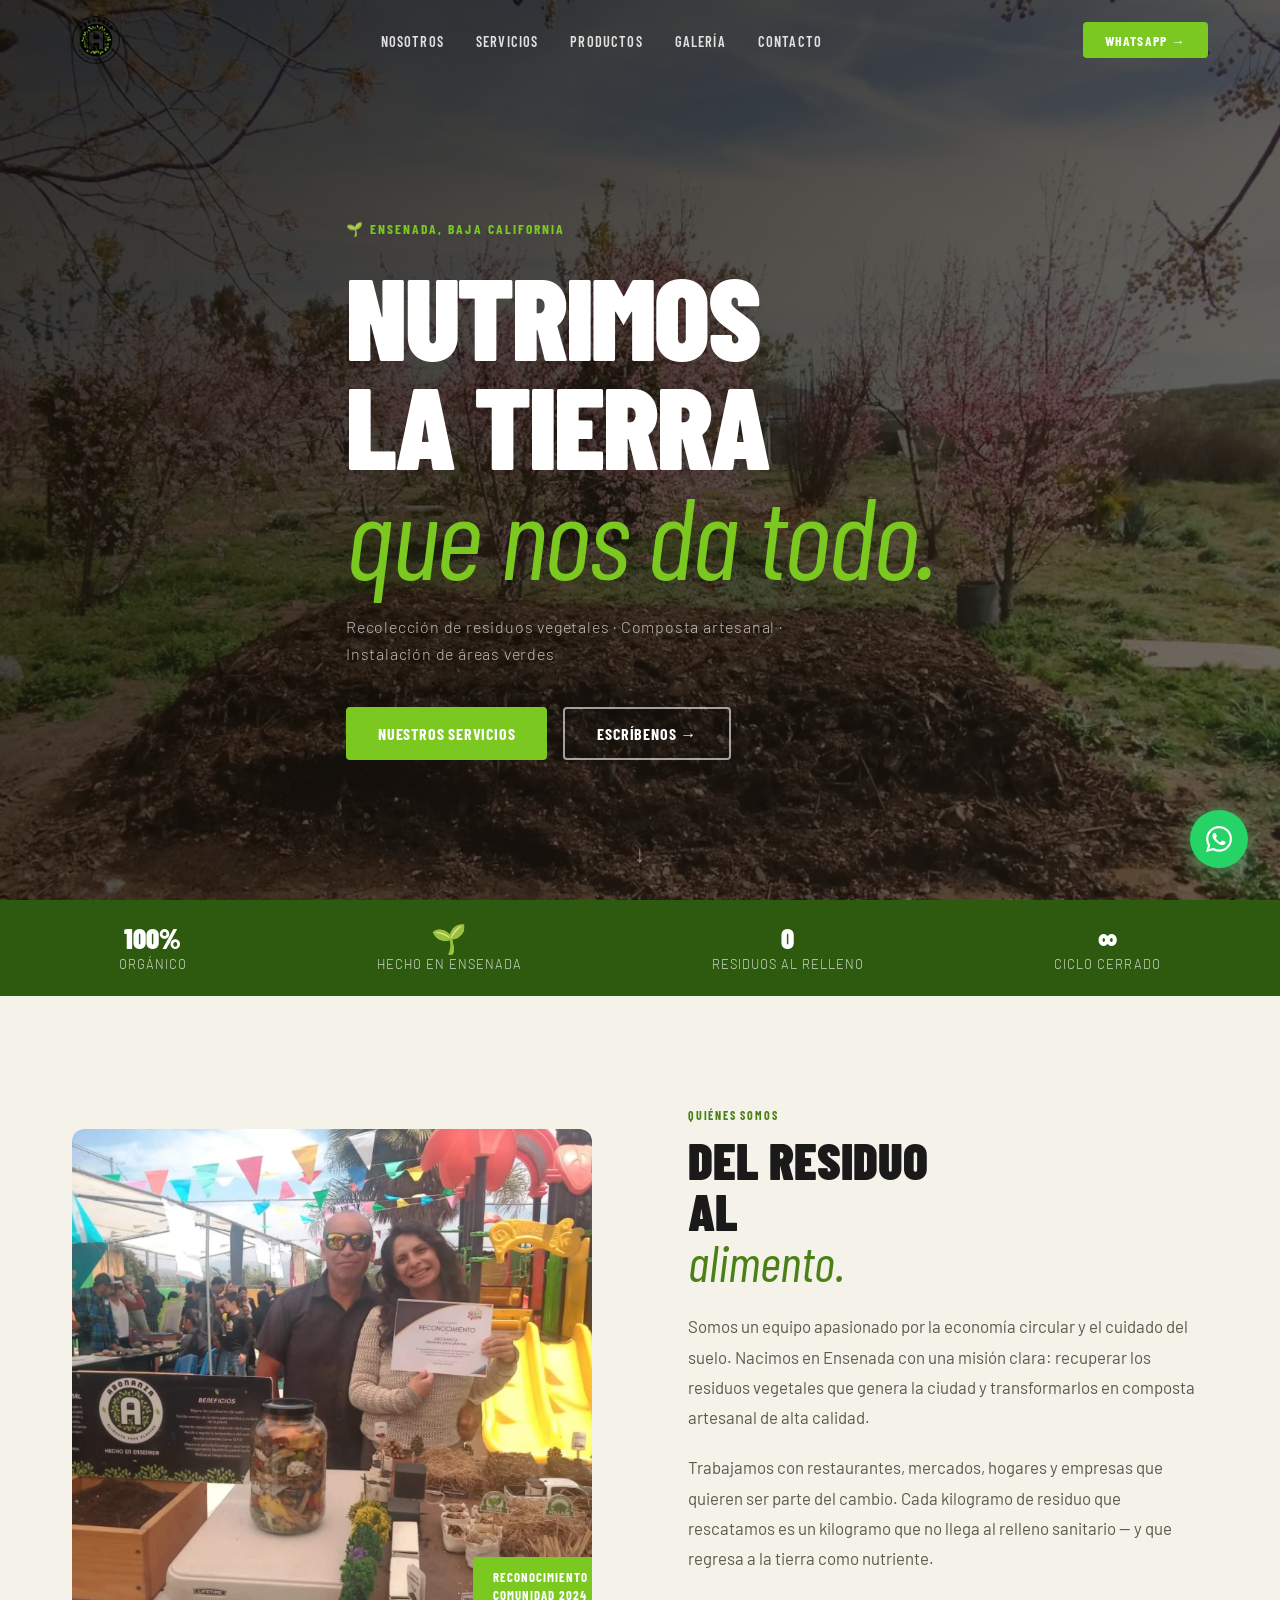
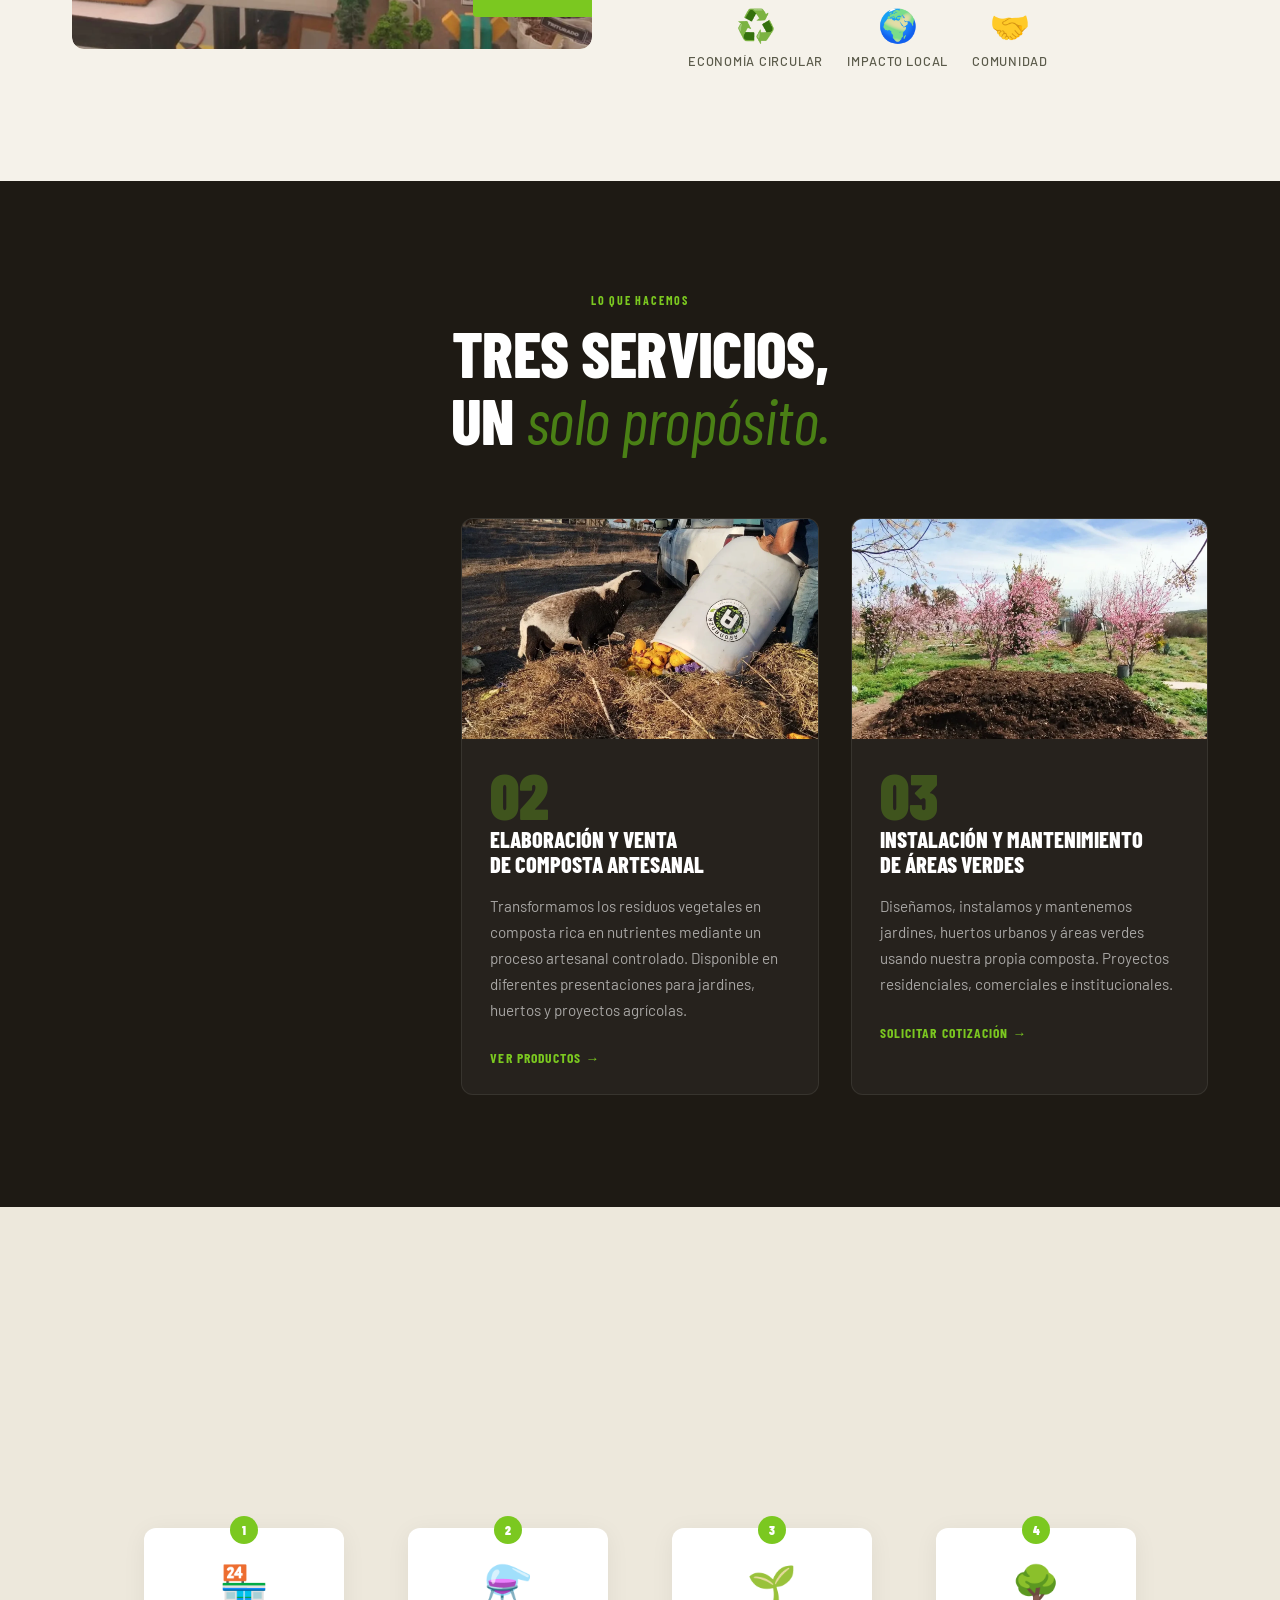
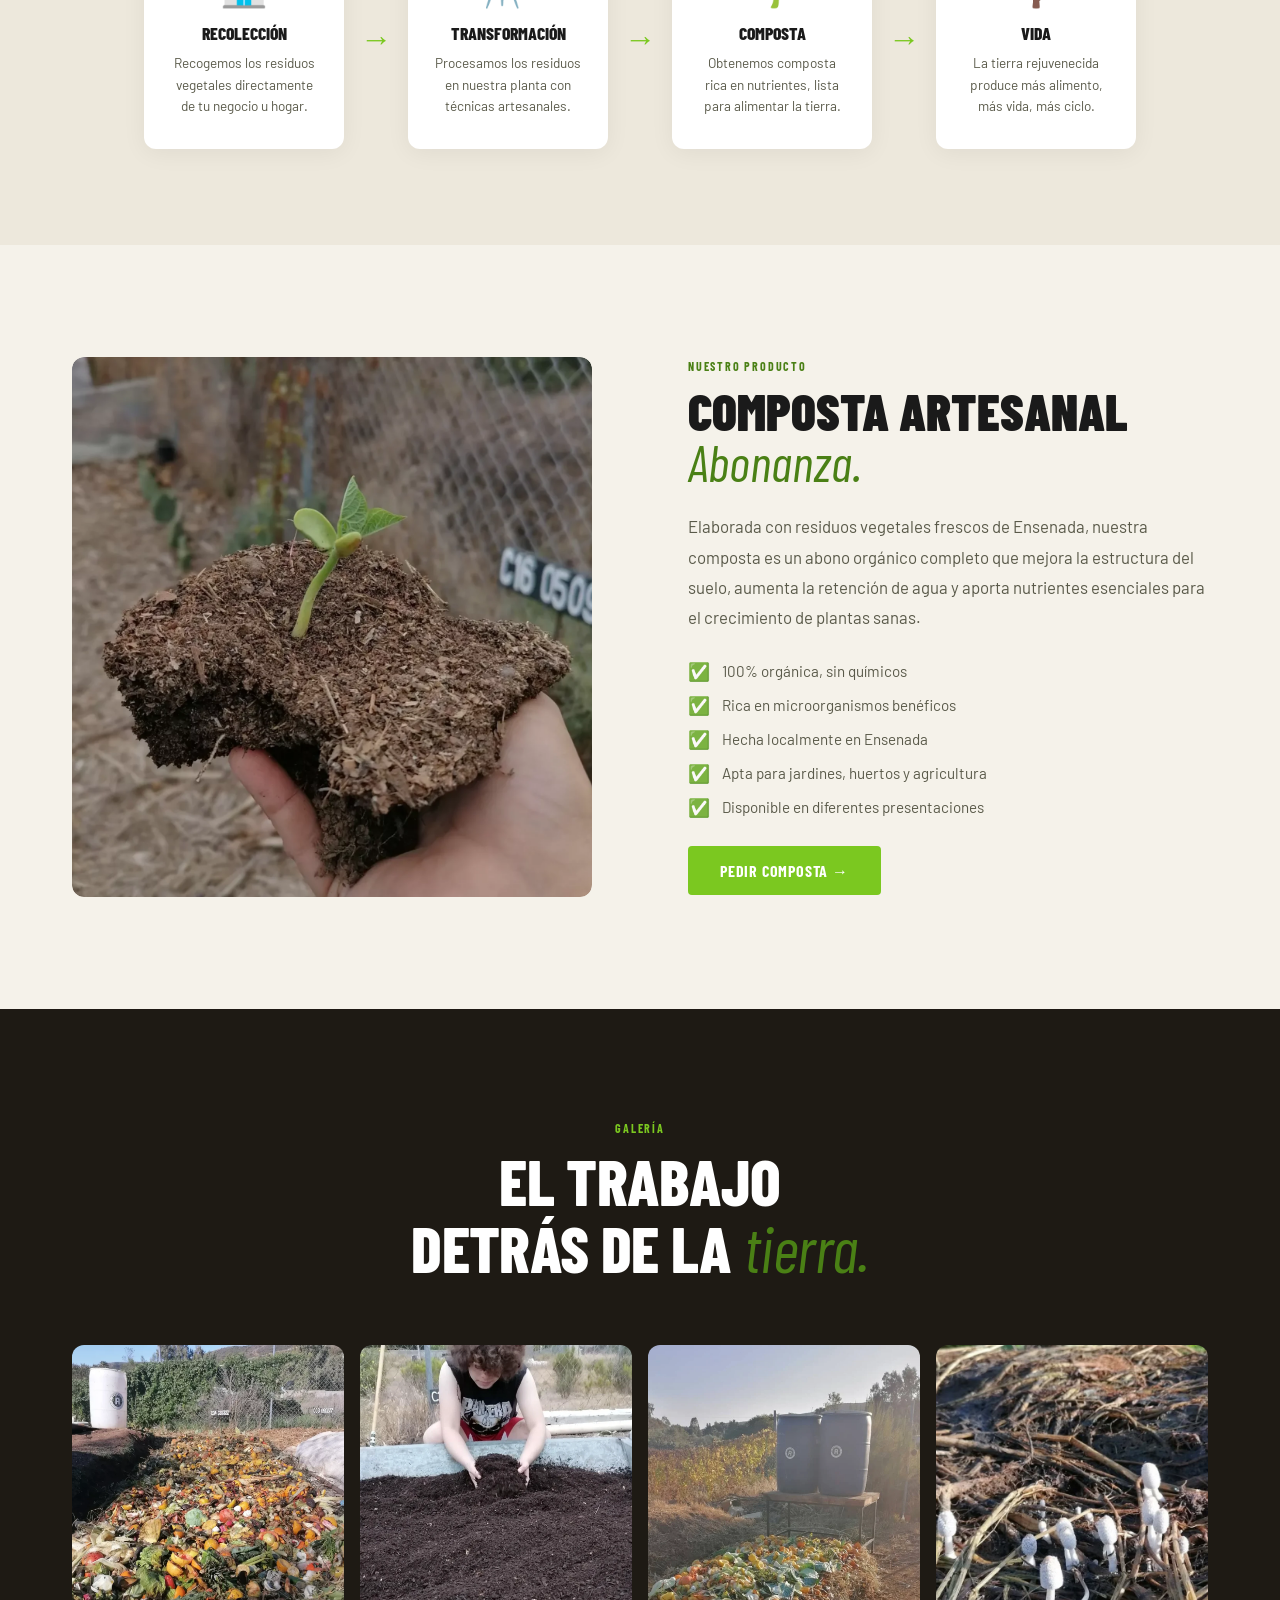
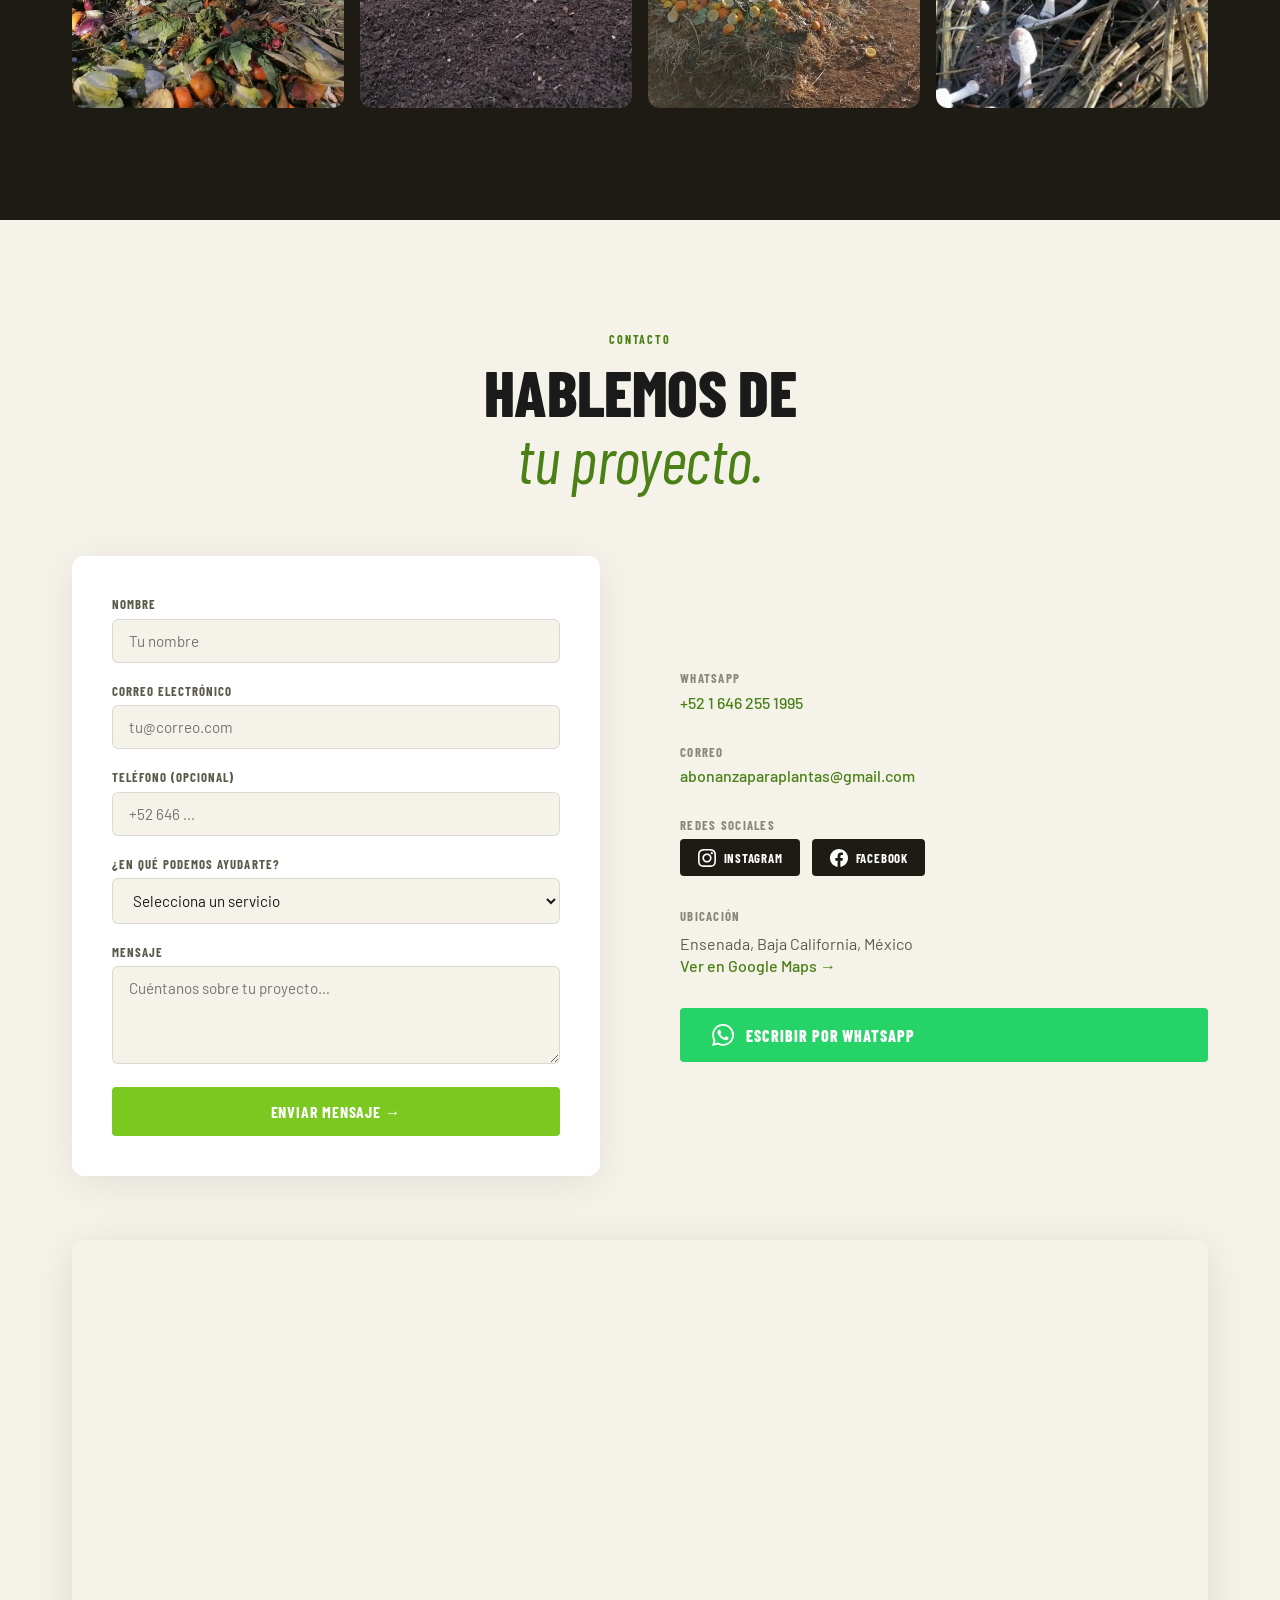
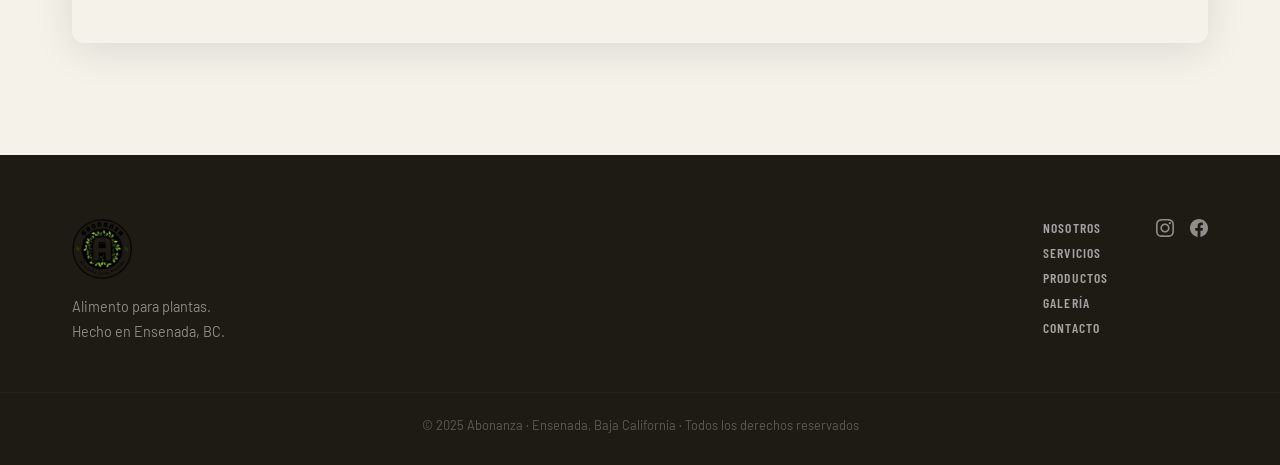
<file: abonanza/index.html>
<!DOCTYPE html>
<html lang="es">
<head>
  <meta charset="UTF-8" />
  <meta name="viewport" content="width=device-width, initial-scale=1.0" />
  <title>Abonanza · Alimento para Plantas — Ensenada, BC</title>
  <meta name="description" content="Recolección de residuos vegetales, composta artesanal e instalación de áreas verdes en Ensenada, Baja California." />
  <link rel="preconnect" href="https://fonts.googleapis.com" />
  <link rel="preconnect" href="https://fonts.gstatic.com" crossorigin />
  <link href="https://fonts.googleapis.com/css2?family=Barlow+Condensed:wght@400;600;700;800;900&family=Barlow:wght@300;400;500&display=swap" rel="stylesheet" />
  <link rel="stylesheet" href="styles.css?v=20260609" />
</head>
<body>

  <!-- ─── NAV ──────────────────────────────────────────── -->
  <nav class="nav" id="nav">
    <div class="nav-inner">
      <a href="#hero" class="nav-logo-link">
        <img src="assets/img/logo.webp" alt="Abonanza" class="nav-logo" />
      </a>
      <ul class="nav-links">
        <li><a href="#nosotros">Nosotros</a></li>
        <li><a href="#servicios">Servicios</a></li>
        <li><a href="#productos">Productos</a></li>
        <li><a href="#galeria">Galería</a></li>
        <li><a href="#contacto">Contacto</a></li>
      </ul>
      <a href="https://wa.me/5216462551995?text=Hola%2C%20me%20interesa%20saber%20más%20sobre%20Abonanza%20🌱" class="nav-cta" target="_blank" rel="noopener">WhatsApp →</a>
      <button class="nav-burger" id="navBurger" aria-label="Menú">
        <span></span><span></span><span></span>
      </button>
    </div>
    <div class="nav-drawer" id="navDrawer">
      <a href="#nosotros" class="drawer-link">Nosotros</a>
      <a href="#servicios" class="drawer-link">Servicios</a>
      <a href="#productos" class="drawer-link">Productos</a>
      <a href="#galeria" class="drawer-link">Galería</a>
      <a href="#contacto" class="drawer-link">Contacto</a>
      <a href="https://wa.me/5216462551995?text=Hola%2C%20me%20interesa%20saber%20más%20sobre%20Abonanza%20🌱" class="drawer-link drawer-link--cta" target="_blank" rel="noopener">WhatsApp →</a>
    </div>
  </nav>

  <!-- ─── HERO ──────────────────────────────────────────── -->
  <section class="hero" id="hero">
    <div class="hero-bg">
      <img src="assets/img/hero-bg.webp" alt="" class="hero-img" />
      <div class="hero-overlay"></div>
    </div>
    <div class="hero-content">
      <p class="hero-eyebrow reveal">🌱 Ensenada, Baja California</p>
      <h1 class="hero-title reveal">Nutrimos<br>la tierra<br><em>que nos da todo.</em></h1>
      <p class="hero-sub reveal">Recolección de residuos vegetales · Composta artesanal · Instalación de áreas verdes</p>
      <div class="hero-ctas reveal">
        <a href="#servicios" class="btn-primary">Nuestros servicios</a>
        <a href="https://wa.me/5216462551995?text=Hola%2C%20me%20interesa%20saber%20más%20sobre%20Abonanza%20🌱" class="btn-ghost" target="_blank" rel="noopener">Escríbenos →</a>
      </div>
    </div>
    <div class="hero-scroll-hint">↓</div>
  </section>

  <!-- ─── STATS BAR ─────────────────────────────────────── -->
  <div class="stats-bar">
    <div class="stat-item"><span class="stat-num">100%</span><span class="stat-label">Orgánico</span></div>
    <div class="stat-item"><span class="stat-num">🌱</span><span class="stat-label">Hecho en Ensenada</span></div>
    <div class="stat-item"><span class="stat-num">0</span><span class="stat-label">Residuos al relleno</span></div>
    <div class="stat-item"><span class="stat-num">∞</span><span class="stat-label">Ciclo cerrado</span></div>
  </div>

  <!-- ─── QUIÉNES SOMOS ─────────────────────────────────── -->
  <section class="nosotros" id="nosotros">
    <div class="container">
      <div class="nosotros-grid">
        <div class="nosotros-foto reveal">
          <img src="assets/img/equipo.webp" alt="Equipo Abonanza en evento" />
          <div class="nosotros-badge">Reconocimiento<br>Comunidad 2024</div>
        </div>
        <div class="nosotros-text">
          <p class="eyebrow reveal">Quiénes somos</p>
          <h2 class="reveal">Del residuo<br>al <em>alimento.</em></h2>
          <p class="body-p reveal">Somos un equipo apasionado por la economía circular y el cuidado del suelo. Nacimos en Ensenada con una misión clara: recuperar los residuos vegetales que genera la ciudad y transformarlos en composta artesanal de alta calidad.</p>
          <p class="body-p reveal">Trabajamos con restaurantes, mercados, hogares y empresas que quieren ser parte del cambio. Cada kilogramo de residuo que rescatamos es un kilogramo que no llega al relleno sanitario — y que regresa a la tierra como nutriente.</p>
          <div class="nosotros-valores reveal">
            <div class="valor-item"><span>♻️</span><p>Economía circular</p></div>
            <div class="valor-item"><span>🌍</span><p>Impacto local</p></div>
            <div class="valor-item"><span>🤝</span><p>Comunidad</p></div>
          </div>
        </div>
      </div>
    </div>
  </section>

  <!-- ─── SERVICIOS ─────────────────────────────────────── -->
  <section class="servicios" id="servicios">
    <div class="container">
      <div class="section-header reveal">
        <p class="eyebrow">Lo que hacemos</p>
        <h2>Tres servicios,<br>un <em>solo propósito.</em></h2>
      </div>
      <div class="servicios-grid">

        <div class="servicio-card reveal">
          <div class="servicio-foto">
            <img src="assets/img/proceso-1.webp" alt="Recolección de residuos vegetales" />
          </div>
          <div class="servicio-num">01</div>
          <h3>Recolección de<br>Residuos Vegetales</h3>
          <p>Recogemos residuos orgánicos de restaurantes, mercados, hoteles y hogares de Ensenada. Ruta programada, contenedores propios, cero complicaciones para ti.</p>
          <a href="https://wa.me/5216462551995?text=Hola%2C%20me%20interesa%20el%20servicio%20de%20recolección%20de%20Abonanza%20🌱" class="servicio-btn" target="_blank" rel="noopener">Solicitar servicio →</a>
        </div>

        <div class="servicio-card reveal">
          <div class="servicio-foto">
            <img src="assets/img/proceso-2.webp" alt="Elaboración de composta artesanal" />
          </div>
          <div class="servicio-num">02</div>
          <h3>Elaboración y Venta<br>de Composta Artesanal</h3>
          <p>Transformamos los residuos vegetales en composta rica en nutrientes mediante un proceso artesanal controlado. Disponible en diferentes presentaciones para jardines, huertos y proyectos agrícolas.</p>
          <a href="#productos" class="servicio-btn">Ver productos →</a>
        </div>

        <div class="servicio-card reveal">
          <div class="servicio-foto">
            <img src="assets/img/hero-bg.webp" alt="Instalación y mantenimiento de áreas verdes" />
          </div>
          <div class="servicio-num">03</div>
          <h3>Instalación y Mantenimiento<br>de Áreas Verdes</h3>
          <p>Diseñamos, instalamos y mantenemos jardines, huertos urbanos y áreas verdes usando nuestra propia composta. Proyectos residenciales, comerciales e institucionales.</p>
          <a href="https://wa.me/5216462551995?text=Hola%2C%20me%20interesa%20el%20servicio%20de%20áreas%20verdes%20de%20Abonanza%20🌱" class="servicio-btn" target="_blank" rel="noopener">Solicitar cotización →</a>
        </div>

      </div>
    </div>
  </section>

  <!-- ─── PROCESO ───────────────────────────────────────── -->
  <section class="proceso">
    <div class="container">
      <div class="section-header reveal">
        <p class="eyebrow">El ciclo</p>
        <h2>Así cerramos<br>el <em>ciclo.</em></h2>
      </div>
      <div class="proceso-steps">
        <div class="paso">
          <div class="paso-num">1</div>
          <div class="paso-icon">🏪</div>
          <h4>Recolección</h4>
          <p>Recogemos los residuos vegetales directamente de tu negocio u hogar.</p>
        </div>
        <div class="paso-arrow">→</div>
        <div class="paso">
          <div class="paso-num">2</div>
          <div class="paso-icon">⚗️</div>
          <h4>Transformación</h4>
          <p>Procesamos los residuos en nuestra planta con técnicas artesanales.</p>
        </div>
        <div class="paso-arrow">→</div>
        <div class="paso">
          <div class="paso-num">3</div>
          <div class="paso-icon">🌱</div>
          <h4>Composta</h4>
          <p>Obtenemos composta rica en nutrientes, lista para alimentar la tierra.</p>
        </div>
        <div class="paso-arrow">→</div>
        <div class="paso">
          <div class="paso-num">4</div>
          <div class="paso-icon">🌳</div>
          <h4>Vida</h4>
          <p>La tierra rejuvenecida produce más alimento, más vida, más ciclo.</p>
        </div>
      </div>
    </div>
  </section>

  <!-- ─── PRODUCTOS ─────────────────────────────────────── -->
  <section class="productos" id="productos">
    <div class="container">
      <div class="productos-grid">
        <div class="productos-foto reveal">
          <img src="assets/img/producto.webp" alt="Composta Abonanza" />
        </div>
        <div class="productos-text">
          <p class="eyebrow reveal">Nuestro producto</p>
          <h2 class="reveal">Composta artesanal<br><em>Abonanza.</em></h2>
          <p class="body-p reveal">Elaborada con residuos vegetales frescos de Ensenada, nuestra composta es un abono orgánico completo que mejora la estructura del suelo, aumenta la retención de agua y aporta nutrientes esenciales para el crecimiento de plantas sanas.</p>
          <div class="productos-features reveal">
            <div class="feature-item"><span class="feature-icon">✅</span><p>100% orgánica, sin químicos</p></div>
            <div class="feature-item"><span class="feature-icon">✅</span><p>Rica en microorganismos benéficos</p></div>
            <div class="feature-item"><span class="feature-icon">✅</span><p>Hecha localmente en Ensenada</p></div>
            <div class="feature-item"><span class="feature-icon">✅</span><p>Apta para jardines, huertos y agricultura</p></div>
            <div class="feature-item"><span class="feature-icon">✅</span><p>Disponible en diferentes presentaciones</p></div>
          </div>
          <a href="https://wa.me/5216462551995?text=Hola%2C%20quiero%20comprar%20composta%20de%20Abonanza%20🌱%20¿cuáles%20son%20las%20presentaciones%20disponibles?" class="btn-primary" target="_blank" rel="noopener">Pedir composta →</a>
        </div>
      </div>
    </div>
  </section>

  <!-- ─── GALERÍA ───────────────────────────────────────── -->
  <section class="galeria" id="galeria">
    <div class="container">
      <div class="section-header reveal">
        <p class="eyebrow">Galería</p>
        <h2>El trabajo<br>detrás de la <em>tierra.</em></h2>
      </div>
      <div class="galeria-grid">
        <div class="galeria-item"><img src="assets/img/galeria-1.webp" alt="Abonanza proceso" loading="lazy" /></div>
        <div class="galeria-item"><img src="assets/img/galeria-2.webp" alt="Abonanza composta" loading="lazy" /></div>
        <div class="galeria-item"><img src="assets/img/galeria-3.webp" alt="Abonanza tierra" loading="lazy" /></div>
        <div class="galeria-item"><img src="assets/img/galeria-4.webp" alt="Abonanza hongos" loading="lazy" /></div>
      </div>
    </div>
  </section>

  <!-- ─── CONTACTO ─────────────────────────────────────── -->
  <section class="contacto" id="contacto">
    <div class="container">
      <div class="section-header reveal">
        <p class="eyebrow">Contacto</p>
        <h2>Hablemos de<br><em>tu proyecto.</em></h2>
      </div>
      <div class="contacto-grid">

        <!-- Form -->
        <div class="contacto-form-wrap reveal">
          <form class="contacto-form" id="contactoForm" onsubmit="handleContacto(event)">
            <div class="form-group">
              <label>Nombre</label>
              <input type="text" name="nombre" placeholder="Tu nombre" required />
            </div>
            <div class="form-group">
              <label>Correo electrónico</label>
              <input type="email" name="email" placeholder="tu@correo.com" required />
            </div>
            <div class="form-group">
              <label>Teléfono (opcional)</label>
              <input type="tel" name="telefono" placeholder="+52 646 ..." />
            </div>
            <div class="form-group">
              <label>¿En qué podemos ayudarte?</label>
              <select name="servicio">
                <option value="">Selecciona un servicio</option>
                <option>Recolección de residuos vegetales</option>
                <option>Composta artesanal</option>
                <option>Instalación de áreas verdes</option>
                <option>Mantenimiento de jardines</option>
                <option>Otro</option>
              </select>
            </div>
            <div class="form-group">
              <label>Mensaje</label>
              <textarea name="mensaje" rows="4" placeholder="Cuéntanos sobre tu proyecto…"></textarea>
            </div>
            <button type="submit" class="btn-primary btn-full">Enviar mensaje →</button>
            <div class="form-success" id="formSuccess" style="display:none">✅ ¡Mensaje enviado! Te contactaremos pronto.</div>
          </form>
        </div>

        <!-- Info -->
        <div class="contacto-info reveal">
          <div class="info-block">
            <h4>WhatsApp</h4>
            <a href="https://wa.me/5216462551995?text=Hola%2C%20me%20interesa%20saber%20más%20sobre%20Abonanza%20🌱" target="_blank" rel="noopener" class="info-link">+52 1 646 255 1995</a>
          </div>
          <div class="info-block">
            <h4>Correo</h4>
            <a href="mailto:abonanzaparaplantas@gmail.com" class="info-link">abonanzaparaplantas@gmail.com</a>
          </div>
          <div class="info-block">
            <h4>Redes sociales</h4>
            <div class="info-socials">
              <a href="https://www.instagram.com/abonanzaparaplantas/" target="_blank" rel="noopener" class="social-btn">
                <svg width="18" height="18" viewBox="0 0 24 24" fill="currentColor"><path d="M12 2.163c3.204 0 3.584.012 4.85.07 3.252.148 4.771 1.691 4.919 4.919.058 1.265.069 1.645.069 4.849 0 3.205-.012 3.584-.069 4.849-.149 3.225-1.664 4.771-4.919 4.919-1.266.058-1.644.07-4.85.07-3.204 0-3.584-.012-4.849-.07-3.26-.149-4.771-1.699-4.919-4.92-.058-1.265-.07-1.644-.07-4.849 0-3.204.013-3.583.07-4.849.149-3.227 1.664-4.771 4.919-4.919 1.266-.057 1.645-.069 4.849-.069zm0-2.163c-3.259 0-3.667.014-4.947.072-4.358.2-6.78 2.618-6.98 6.98-.059 1.281-.073 1.689-.073 4.948 0 3.259.014 3.668.072 4.948.2 4.358 2.618 6.78 6.98 6.98 1.281.058 1.689.072 4.948.072 3.259 0 3.668-.014 4.948-.072 4.354-.2 6.782-2.618 6.979-6.98.059-1.28.073-1.689.073-4.948 0-3.259-.014-3.667-.072-4.947-.196-4.354-2.617-6.78-6.979-6.98-1.281-.059-1.69-.073-4.949-.073zm0 5.838c-3.403 0-6.162 2.759-6.162 6.162s2.759 6.163 6.162 6.163 6.162-2.759 6.162-6.163c0-3.403-2.759-6.162-6.162-6.162zm0 10.162c-2.209 0-4-1.79-4-4 0-2.209 1.791-4 4-4s4 1.791 4 4c0 2.21-1.791 4-4 4zm6.406-11.845c-.796 0-1.441.645-1.441 1.44s.645 1.44 1.441 1.44c.795 0 1.439-.645 1.439-1.44s-.644-1.44-1.439-1.44z"/></svg>
                Instagram
              </a>
              <a href="https://www.facebook.com/abonanzaparaplantas/" target="_blank" rel="noopener" class="social-btn">
                <svg width="18" height="18" viewBox="0 0 24 24" fill="currentColor"><path d="M24 12.073c0-6.627-5.373-12-12-12s-12 5.373-12 12c0 5.99 4.388 10.954 10.125 11.854v-8.385H7.078v-3.47h3.047V9.43c0-3.007 1.792-4.669 4.533-4.669 1.312 0 2.686.235 2.686.235v2.953H15.83c-1.491 0-1.956.925-1.956 1.874v2.25h3.328l-.532 3.47h-2.796v8.385C19.612 23.027 24 18.062 24 12.073z"/></svg>
                Facebook
              </a>
            </div>
          </div>
          <div class="info-block">
            <h4>Ubicación</h4>
            <p style="color:var(--text2); line-height:1.6;">Ensenada, Baja California, México</p>
            <a href="https://www.google.com/maps/place/Abonanza.+Alimento+para+plantas/@31.8684565,-116.5364128,17z" target="_blank" rel="noopener" class="info-link">Ver en Google Maps →</a>
          </div>
          <a href="https://wa.me/5216462551995?text=Hola%2C%20me%20interesa%20saber%20más%20sobre%20Abonanza%20🌱" class="btn-wa-big" target="_blank" rel="noopener">
            <svg width="22" height="22" viewBox="0 0 24 24" fill="currentColor"><path d="M17.472 14.382c-.297-.149-1.758-.867-2.03-.967-.273-.099-.471-.148-.67.15-.197.297-.767.966-.94 1.164-.173.199-.347.223-.644.075-.297-.15-1.255-.463-2.39-1.475-.883-.788-1.48-1.761-1.653-2.059-.173-.297-.018-.458.13-.606.134-.133.298-.347.446-.52.149-.174.198-.298.298-.497.099-.198.05-.371-.025-.52-.075-.149-.669-1.612-.916-2.207-.242-.579-.487-.5-.669-.51-.173-.008-.371-.01-.57-.01-.198 0-.52.074-.792.372-.272.297-1.04 1.016-1.04 2.479 0 1.462 1.065 2.875 1.213 3.074.149.198 2.096 3.2 5.077 4.487.709.306 1.262.489 1.694.625.712.227 1.36.195 1.871.118.571-.085 1.758-.719 2.006-1.413.248-.694.248-1.289.173-1.413-.074-.124-.272-.198-.57-.347m-5.421 7.403h-.004a9.87 9.87 0 01-5.031-1.378l-.361-.214-3.741.982.998-3.648-.235-.374a9.86 9.86 0 01-1.51-5.26c.001-5.45 4.436-9.884 9.888-9.884 2.64 0 5.122 1.03 6.988 2.898a9.825 9.825 0 012.893 6.994c-.003 5.45-4.437 9.884-9.885 9.884m8.413-18.297A11.815 11.815 0 0012.05 0C5.495 0 .16 5.335.157 11.892c0 2.096.547 4.142 1.588 5.945L.057 24l6.305-1.654a11.882 11.882 0 005.683 1.448h.005c6.554 0 11.89-5.335 11.893-11.893a11.821 11.821 0 00-3.48-8.413z"/></svg>
            Escribir por WhatsApp
          </a>
        </div>

      </div>

      <!-- Mapa -->
      <div class="mapa-wrap reveal">
        <iframe
          src="https://www.google.com/maps/embed?pb=!1m18!1m12!1m3!1d3280.7!2d-116.5364128!3d31.8684565!2m3!1f0!2f0!3f0!3m2!1i1024!2i768!4f13.1!3m3!1m2!1s0x80d88d63fa15bbd3%3A0x9f1db7dc09264af6!2sAbonanza.%20Alimento%20para%20plantas!5e0!3m2!1ses!2smx!4v1"
          width="100%" height="400" style="border:0;" allowfullscreen="" loading="lazy" referrerpolicy="no-referrer-when-downgrade">
        </iframe>
      </div>
    </div>
  </section>

  <!-- ─── FOOTER ────────────────────────────────────────── -->
  <footer class="footer">
    <div class="container footer-inner">
      <div class="footer-brand">
        <img src="assets/img/logo.webp" alt="Abonanza" class="footer-logo" />
        <p>Alimento para plantas.<br>Hecho en Ensenada, BC.</p>
      </div>
      <nav class="footer-nav">
        <a href="#nosotros">Nosotros</a>
        <a href="#servicios">Servicios</a>
        <a href="#productos">Productos</a>
        <a href="#galeria">Galería</a>
        <a href="#contacto">Contacto</a>
      </nav>
      <div class="footer-socials">
        <a href="https://www.instagram.com/abonanzaparaplantas/" target="_blank" rel="noopener" aria-label="Instagram">
          <svg width="18" height="18" viewBox="0 0 24 24" fill="currentColor"><path d="M12 2.163c3.204 0 3.584.012 4.85.07 3.252.148 4.771 1.691 4.919 4.919.058 1.265.069 1.645.069 4.849 0 3.205-.012 3.584-.069 4.849-.149 3.225-1.664 4.771-4.919 4.919-1.266.058-1.644.07-4.85.07-3.204 0-3.584-.012-4.849-.07-3.26-.149-4.771-1.699-4.919-4.92-.058-1.265-.07-1.644-.07-4.849 0-3.204.013-3.583.07-4.849.149-3.227 1.664-4.771 4.919-4.919 1.266-.057 1.645-.069 4.849-.069zm0-2.163c-3.259 0-3.667.014-4.947.072-4.358.2-6.78 2.618-6.98 6.98-.059 1.281-.073 1.689-.073 4.948 0 3.259.014 3.668.072 4.948.2 4.358 2.618 6.78 6.98 6.98 1.281.058 1.689.072 4.948.072 3.259 0 3.668-.014 4.948-.072 4.354-.2 6.782-2.618 6.979-6.98.059-1.28.073-1.689.073-4.948 0-3.259-.014-3.667-.072-4.947-.196-4.354-2.617-6.78-6.979-6.98-1.281-.059-1.69-.073-4.949-.073zm0 5.838c-3.403 0-6.162 2.759-6.162 6.162s2.759 6.163 6.162 6.163 6.162-2.759 6.162-6.163c0-3.403-2.759-6.162-6.162-6.162zm0 10.162c-2.209 0-4-1.79-4-4 0-2.209 1.791-4 4-4s4 1.791 4 4c0 2.21-1.791 4-4 4zm6.406-11.845c-.796 0-1.441.645-1.441 1.44s.645 1.44 1.441 1.44c.795 0 1.439-.645 1.439-1.44s-.644-1.44-1.439-1.44z"/></svg>
        </a>
        <a href="https://www.facebook.com/abonanzaparaplantas/" target="_blank" rel="noopener" aria-label="Facebook">
          <svg width="18" height="18" viewBox="0 0 24 24" fill="currentColor"><path d="M24 12.073c0-6.627-5.373-12-12-12s-12 5.373-12 12c0 5.99 4.388 10.954 10.125 11.854v-8.385H7.078v-3.47h3.047V9.43c0-3.007 1.792-4.669 4.533-4.669 1.312 0 2.686.235 2.686.235v2.953H15.83c-1.491 0-1.956.925-1.956 1.874v2.25h3.328l-.532 3.47h-2.796v8.385C19.612 23.027 24 18.062 24 12.073z"/></svg>
        </a>
      </div>
    </div>
    <p class="footer-copy">© 2025 Abonanza · Ensenada, Baja California · Todos los derechos reservados</p>
  </footer>

  <!-- ─── WA FLOAT ──────────────────────────────────────── -->
  <a href="https://wa.me/5216462551995?text=Hola%2C%20me%20interesa%20saber%20más%20sobre%20Abonanza%20🌱" class="wa-float" target="_blank" rel="noopener" aria-label="WhatsApp">
    <svg width="26" height="26" viewBox="0 0 24 24" fill="currentColor"><path d="M17.472 14.382c-.297-.149-1.758-.867-2.03-.967-.273-.099-.471-.148-.67.15-.197.297-.767.966-.94 1.164-.173.199-.347.223-.644.075-.297-.15-1.255-.463-2.39-1.475-.883-.788-1.48-1.761-1.653-2.059-.173-.297-.018-.458.13-.606.134-.133.298-.347.446-.52.149-.174.198-.298.298-.497.099-.198.05-.371-.025-.52-.075-.149-.669-1.612-.916-2.207-.242-.579-.487-.5-.669-.51-.173-.008-.371-.01-.57-.01-.198 0-.52.074-.792.372-.272.297-1.04 1.016-1.04 2.479 0 1.462 1.065 2.875 1.213 3.074.149.198 2.096 3.2 5.077 4.487.709.306 1.262.489 1.694.625.712.227 1.36.195 1.871.118.571-.085 1.758-.719 2.006-1.413.248-.694.248-1.289.173-1.413-.074-.124-.272-.198-.57-.347m-5.421 7.403h-.004a9.87 9.87 0 01-5.031-1.378l-.361-.214-3.741.982.998-3.648-.235-.374a9.86 9.86 0 01-1.51-5.26c.001-5.45 4.436-9.884 9.888-9.884 2.64 0 5.122 1.03 6.988 2.898a9.825 9.825 0 012.893 6.994c-.003 5.45-4.437 9.884-9.885 9.884m8.413-18.297A11.815 11.815 0 0012.05 0C5.495 0 .16 5.335.157 11.892c0 2.096.547 4.142 1.588 5.945L.057 24l6.305-1.654a11.882 11.882 0 005.683 1.448h.005c6.554 0 11.89-5.335 11.893-11.893a11.821 11.821 0 00-3.48-8.413z"/></svg>
  </a>

  <script src="lib/gsap.min.js?v=20260609" defer></script>
  <script src="lib/ScrollTrigger.min.js?v=20260609" defer></script>
  <script src="main.js?v=20260609" defer></script>
</body>
</html>
</file>
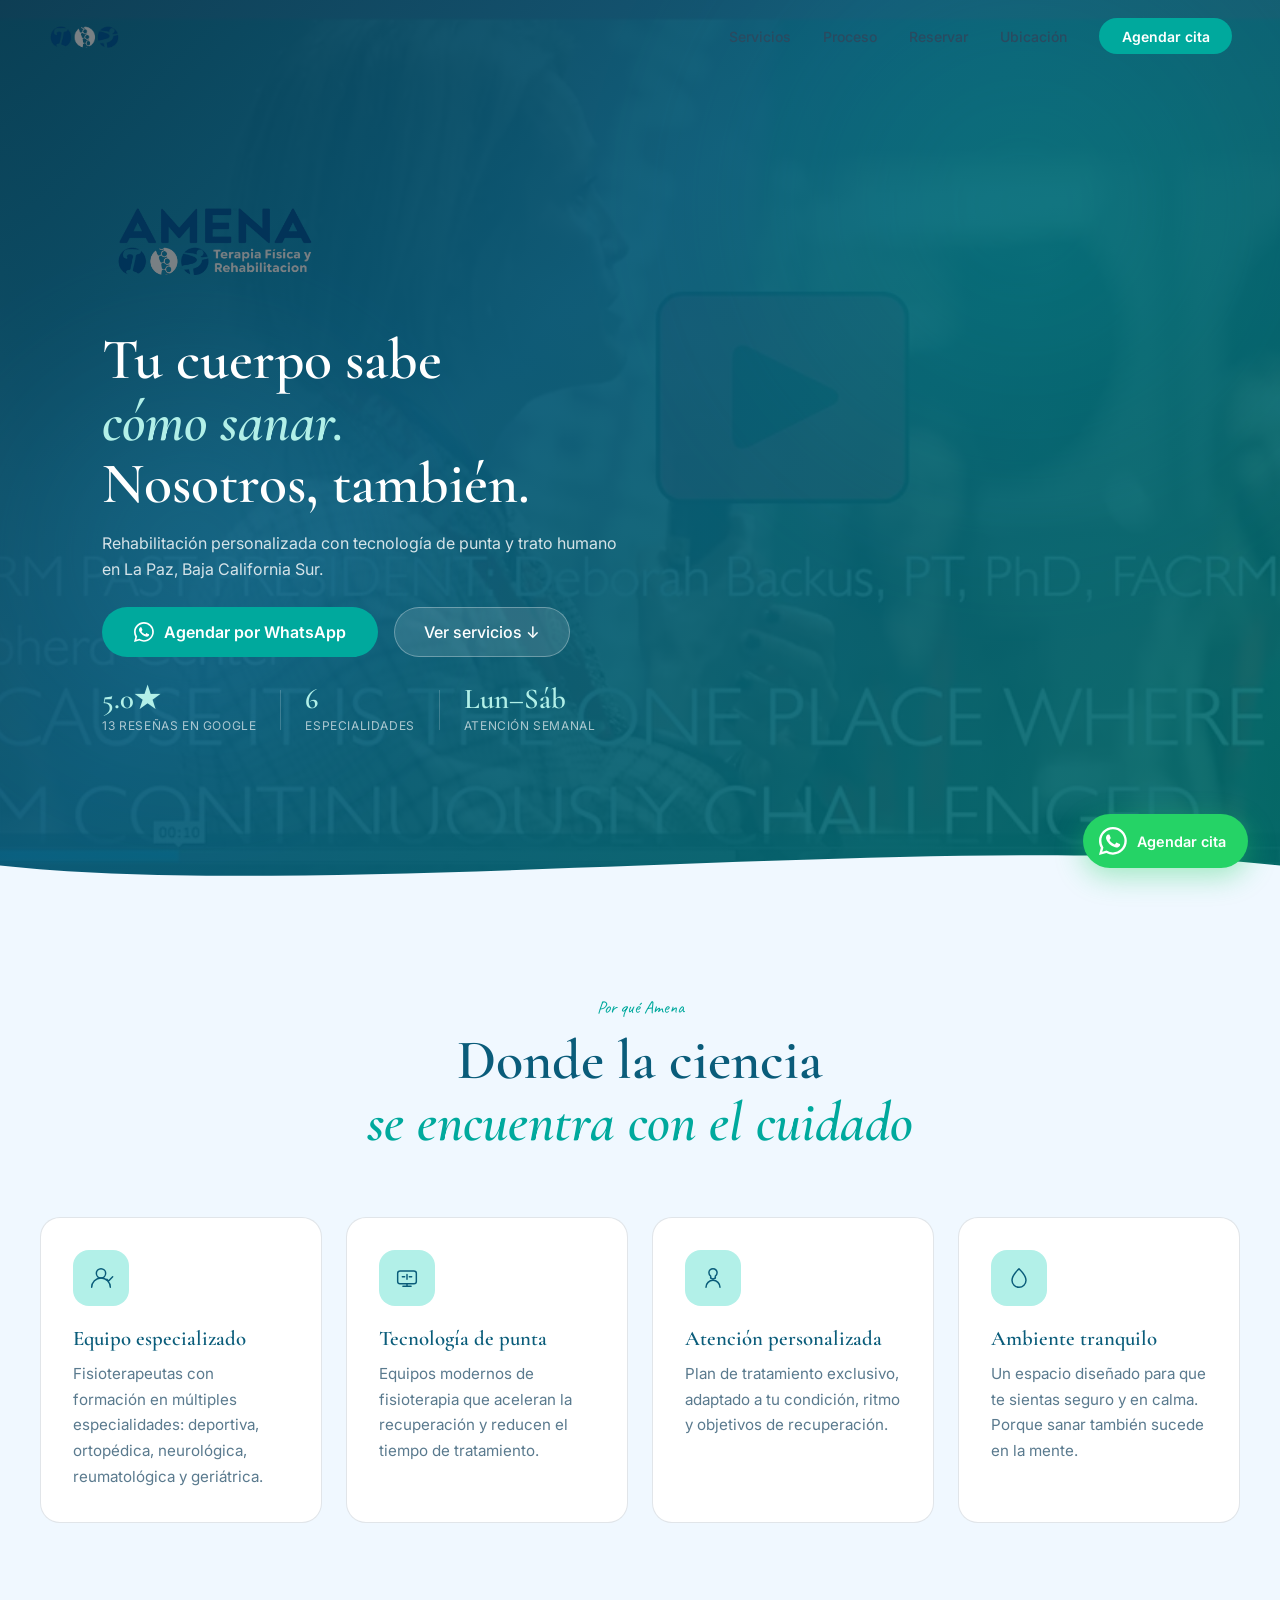
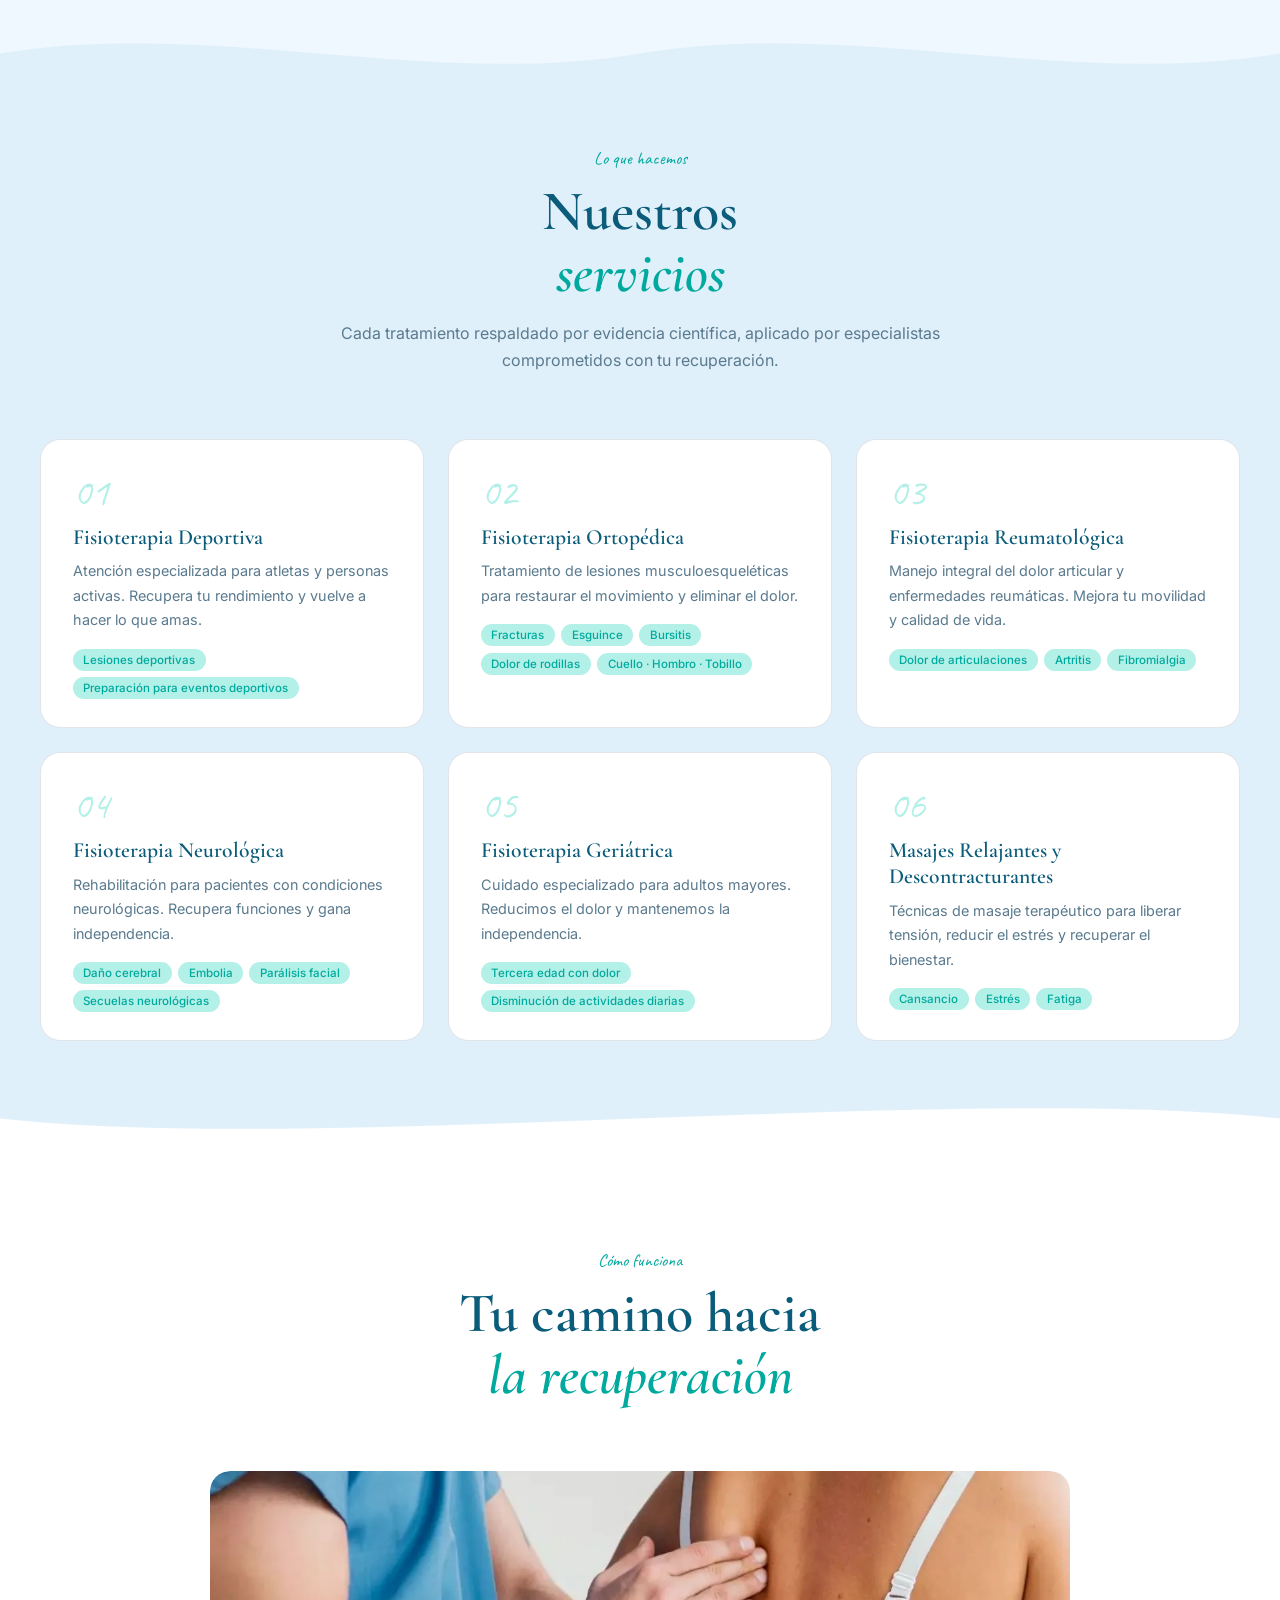
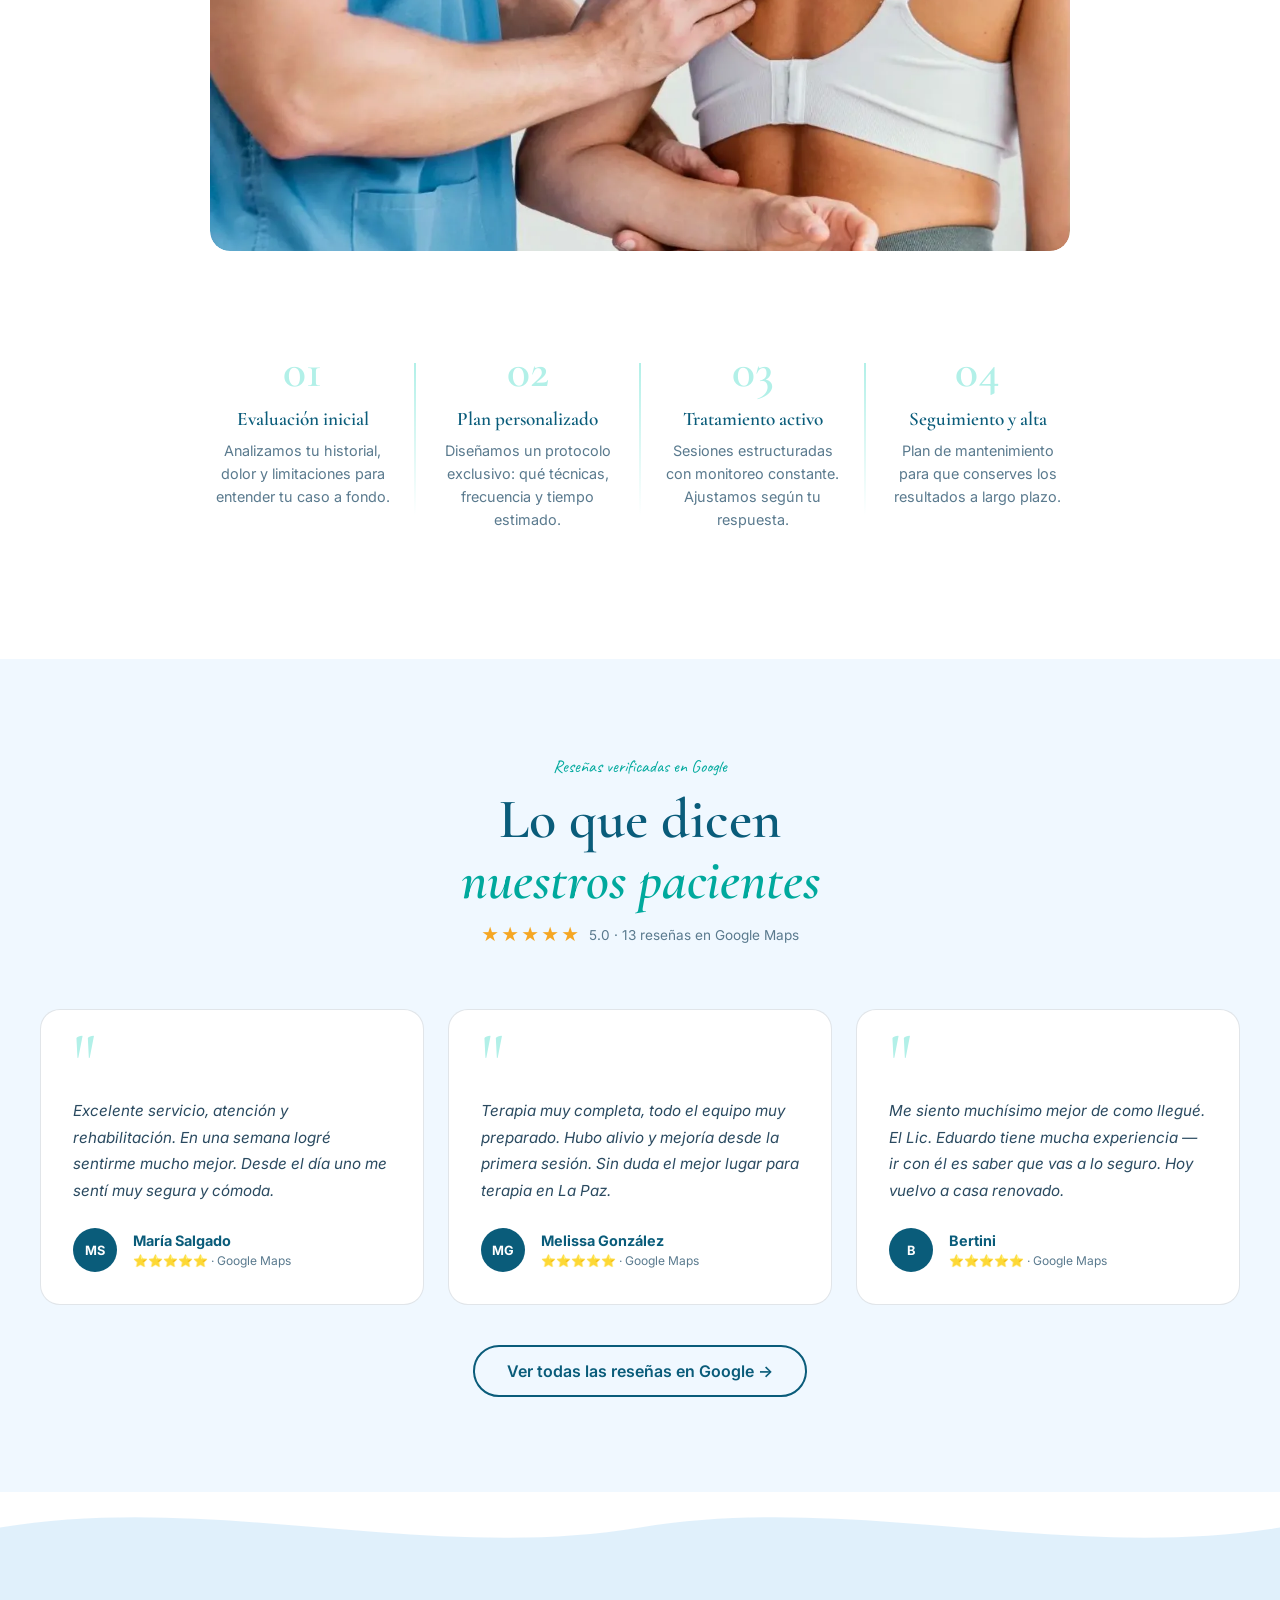
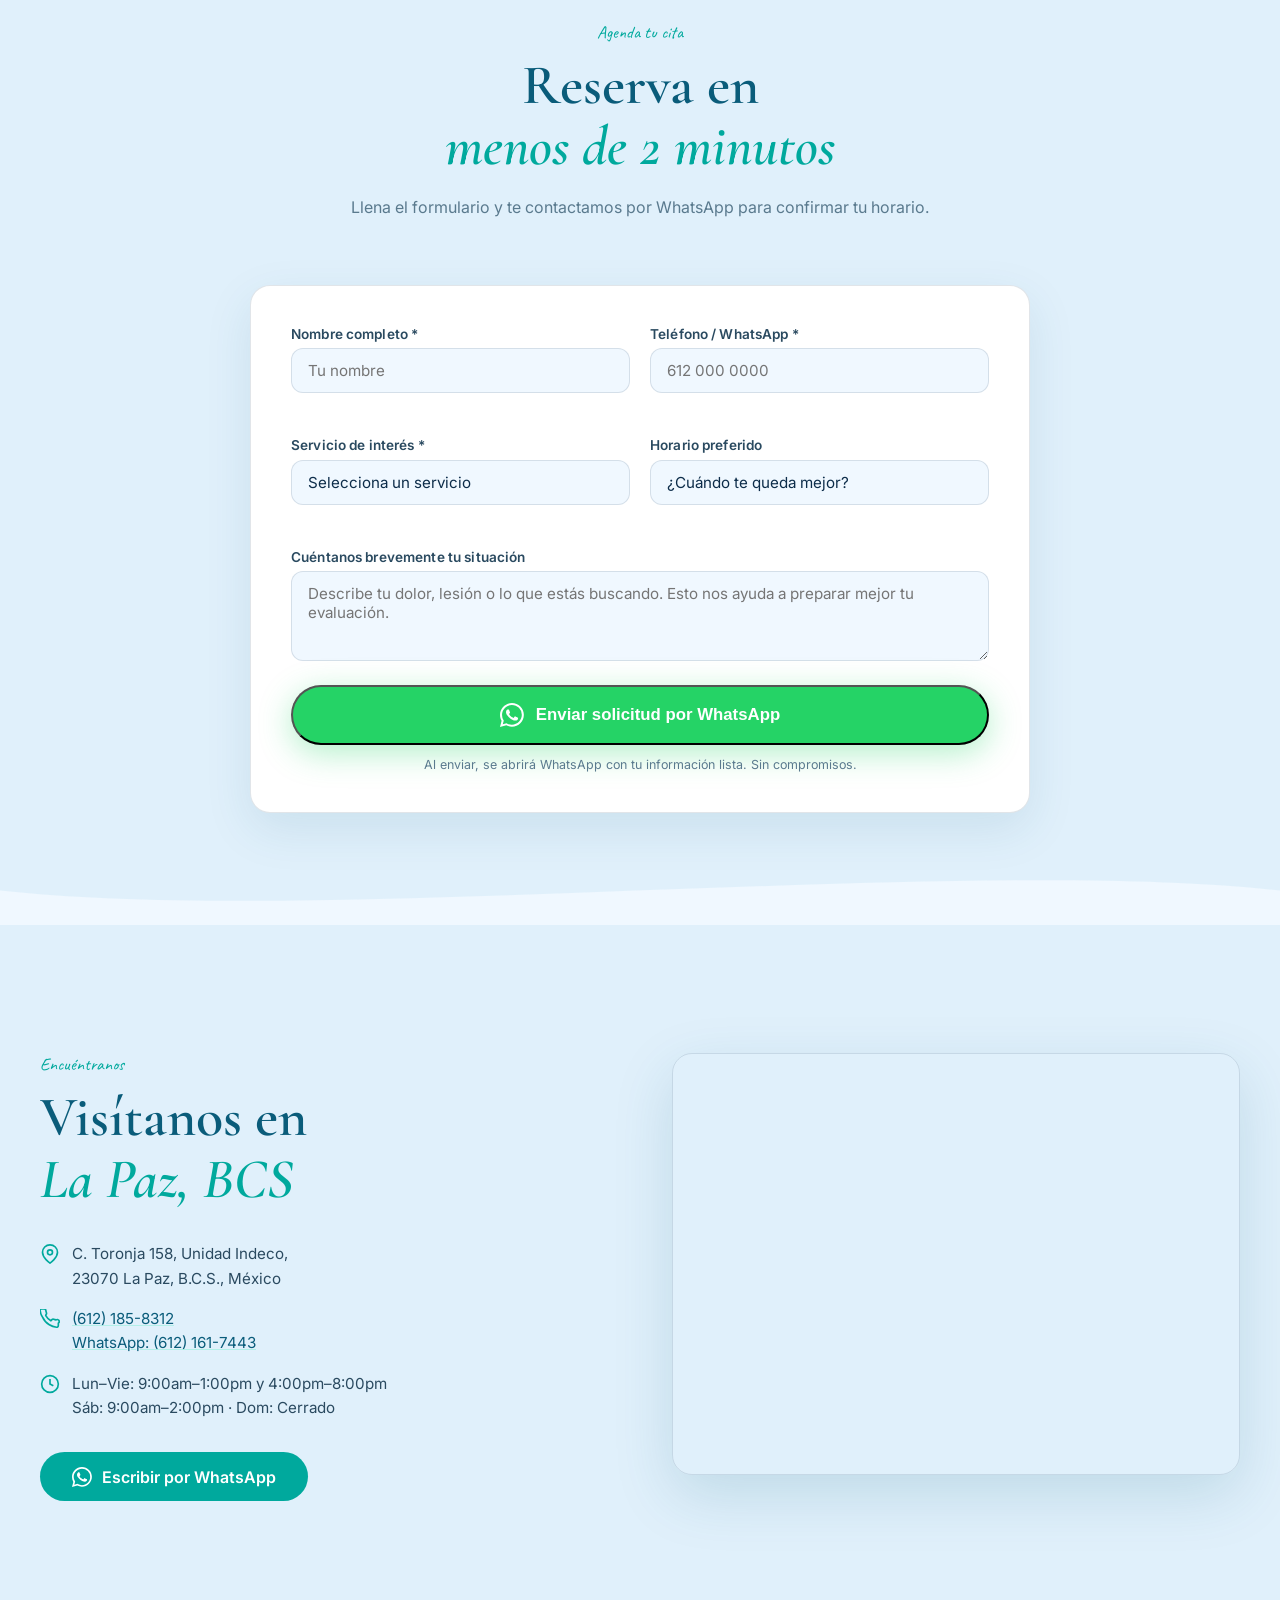
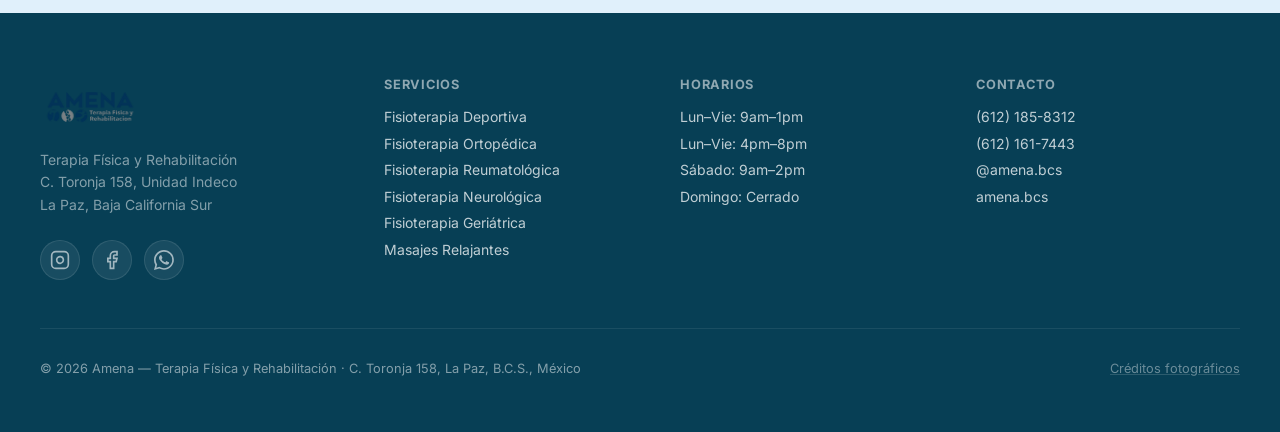
<file: amena/index.html>
<!DOCTYPE html>
<html lang="es-MX">
<head>
  <meta charset="UTF-8" />
  <meta name="viewport" content="width=device-width, initial-scale=1.0" />
  <title>Amena — Terapia Física y Rehabilitación · La Paz, BCS</title>
  <meta name="description" content="Clínica de terapia física y rehabilitación en La Paz, BCS. Fisioterapia deportiva, ortopédica, neurológica, reumatológica, geriátrica y masajes." />
  <link rel="preconnect" href="https://fonts.googleapis.com" />
  <link rel="preconnect" href="https://fonts.gstatic.com" crossorigin />
  <link href="https://fonts.googleapis.com/css2?family=Cormorant+Garamond:ital,wght@0,500;0,600;1,500;1,600&family=Inter:wght@300;400;500;600&family=Caveat:wght@500&display=swap" rel="stylesheet" />
  <link rel="stylesheet" href="styles.css?v=20260603b" />
</head>
<body>

  <!-- NAV -->
  <nav class="nav" id="nav">
    <a href="#inicio" class="nav-logo">
      <img src="assets/img/logo-icons.png" alt="Amena" class="nav-logo-img" />
    </a>
    <ul class="nav-links">
      <li><a href="#servicios">Servicios</a></li>
      <li><a href="#proceso">Proceso</a></li>
      <li><a href="#reservar">Reservar</a></li>
      <li><a href="#ubicacion">Ubicación</a></li>
    </ul>
    <a href="https://wa.me/526121617443?text=Hola,%20me%20gustar%C3%ADa%20agendar%20una%20cita%20en%20Amena" class="nav-cta" target="_blank" rel="noopener noreferrer">Agendar cita</a>
    <button class="nav-hamburger" aria-label="Menú" aria-expanded="false" aria-controls="nav-mobile">
      <span></span><span></span>
    </button>
  </nav>

  <div class="nav-mobile" id="nav-mobile">
    <ul>
      <li><a href="#servicios">Servicios</a></li>
      <li><a href="#proceso">Proceso</a></li>
      <li><a href="#reservar">Reservar</a></li>
      <li><a href="#ubicacion">Ubicación</a></li>
      <li><a href="https://wa.me/526121617443" class="nav-cta" target="_blank" rel="noopener noreferrer">Agendar cita</a></li>
    </ul>
  </div>

  <!-- HERO -->
  <section class="hero" id="inicio">
    <div class="hero-bg">
      <img src="assets/img/hero.webp" alt="Amena Terapia Física y Rehabilitación" class="hero-img" />
      <div class="hero-overlay"></div>
    </div>
    <div class="hero-waves" aria-hidden="true">
      <div class="wave wave-1"></div>
      <div class="wave wave-2"></div>
    </div>
    <div class="hero-content">
      <img src="assets/img/logo-full.png" alt="Amena Terapia Física y Rehabilitación" class="hero-imagotipo" />
      <h1 class="hero-title">Tu cuerpo sabe<br><em>cómo sanar.</em><br>Nosotros, también.</h1>
      <p class="hero-sub">Rehabilitación personalizada con tecnología de punta y trato humano en La Paz, Baja California Sur.</p>
      <div class="hero-actions">
        <a href="https://wa.me/526121617443?text=Hola,%20me%20gustar%C3%ADa%20agendar%20una%20cita%20en%20Amena" class="btn-primary" target="_blank" rel="noopener noreferrer">
          <svg viewBox="0 0 24 24" fill="currentColor" width="20" height="20"><path d="M17.472 14.382c-.297-.149-1.758-.867-2.03-.967-.273-.099-.471-.148-.67.15-.197.297-.767.966-.94 1.164-.173.199-.347.223-.644.075-.297-.15-1.255-.463-2.39-1.475-.883-.788-1.48-1.761-1.653-2.059-.173-.297-.018-.458.13-.606.134-.133.298-.347.446-.52.149-.174.198-.298.298-.497.099-.198.05-.371-.025-.52-.075-.149-.669-1.612-.916-2.207-.242-.579-.487-.5-.669-.51-.173-.008-.371-.01-.57-.01-.198 0-.52.074-.792.372-.272.297-1.04 1.016-1.04 2.479 0 1.462 1.065 2.875 1.213 3.074.149.198 2.096 3.2 5.077 4.487.709.306 1.262.489 1.694.625.712.227 1.36.195 1.871.118.571-.085 1.758-.719 2.006-1.413.248-.694.248-1.289.173-1.413-.074-.124-.272-.198-.57-.347z"/><path d="M11.93 0C5.345 0 .006 5.34.006 11.922c0 2.096.546 4.141 1.587 5.943L0 24l6.335-1.652a11.93 11.93 0 005.595 1.397h.006c6.585 0 11.925-5.34 11.925-11.922C23.861 5.34 18.515.001 11.93 0zm0 21.785h-.005a9.918 9.918 0 01-5.031-1.378l-.361-.214-3.741.975.997-3.648-.236-.374a9.861 9.861 0 01-1.516-5.273c0-5.455 4.441-9.895 9.898-9.895 2.644 0 5.127 1.028 6.993 2.895a9.833 9.833 0 012.892 6.99c-.003 5.457-4.44 9.902-9.89 9.902z"/></svg>
          Agendar por WhatsApp
        </a>
        <a href="#servicios" class="btn-ghost">Ver servicios ↓</a>
      </div>
      <div class="hero-trust">
        <div class="trust-item"><span class="trust-num">5.0★</span><span class="trust-label">13 reseñas en Google</span></div>
        <div class="trust-divider"></div>
        <div class="trust-item"><span class="trust-num">6</span><span class="trust-label">Especialidades</span></div>
        <div class="trust-divider"></div>
        <div class="trust-item"><span class="trust-num">Lun–Sáb</span><span class="trust-label">Atención semanal</span></div>
      </div>
    </div>
    <div class="hero-wave-bottom">
      <svg viewBox="0 0 1440 80" preserveAspectRatio="none"><path d="M0,40 C360,80 1080,0 1440,40 L1440,80 L0,80 Z" fill="#f0f8ff"/></svg>
    </div>
  </section>

  <!-- POR QUÉ AMENA -->
  <section class="why" id="por-que">
    <div class="container">
      <div class="section-header reveal">
        <p class="section-eyebrow">Por qué Amena</p>
        <h2 class="section-title">Donde la ciencia<br><em>se encuentra con el cuidado</em></h2>
      </div>
      <div class="why-grid">
        <article class="why-card reveal">
          <div class="why-card-icon">
            <svg viewBox="0 0 48 48" fill="none"><circle cx="24" cy="16" r="8" stroke="currentColor" stroke-width="2.5"/><path d="M8 40c0-8.837 7.163-16 16-16s16 7.163 16 16" stroke="currentColor" stroke-width="2.5" stroke-linecap="round"/><path d="M34 26l3 3 7-7" stroke="currentColor" stroke-width="2.5" stroke-linecap="round" stroke-linejoin="round"/></svg>
          </div>
          <h3>Equipo especializado</h3>
          <p>Fisioterapeutas con formación en múltiples especialidades: deportiva, ortopédica, neurológica, reumatológica y geriátrica.</p>
        </article>
        <article class="why-card reveal">
          <div class="why-card-icon">
            <svg viewBox="0 0 48 48" fill="none"><rect x="8" y="12" width="32" height="22" rx="4" stroke="currentColor" stroke-width="2.5"/><path d="M17 38h14M24 34v4" stroke="currentColor" stroke-width="2.5" stroke-linecap="round"/><path d="M16 22h4M28 22h4M24 18v8" stroke="currentColor" stroke-width="2.5" stroke-linecap="round"/></svg>
          </div>
          <h3>Tecnología de punta</h3>
          <p>Equipos modernos de fisioterapia que aceleran la recuperación y reducen el tiempo de tratamiento.</p>
        </article>
        <article class="why-card reveal">
          <div class="why-card-icon">
            <svg viewBox="0 0 48 48" fill="none"><path d="M24 8C20.134 8 17 11.134 17 15c0 2.347 1.19 4.416 3 5.657V24l4 2 4-2v-3.343C29.81 19.416 31 17.347 31 15c0-3.866-3.134-7-7-7z" stroke="currentColor" stroke-width="2.5" stroke-linejoin="round"/><path d="M12 40c0-6.627 5.373-12 12-12s12 5.373 12 12" stroke="currentColor" stroke-width="2.5" stroke-linecap="round"/></svg>
          </div>
          <h3>Atención personalizada</h3>
          <p>Plan de tratamiento exclusivo, adaptado a tu condición, ritmo y objetivos de recuperación.</p>
        </article>
        <article class="why-card reveal">
          <div class="why-card-icon">
            <svg viewBox="0 0 48 48" fill="none"><path d="M24 8c-8 8-12 14-12 20a12 12 0 0024 0c0-6-4-12-12-20z" stroke="currentColor" stroke-width="2.5" stroke-linejoin="round"/></svg>
          </div>
          <h3>Ambiente tranquilo</h3>
          <p>Un espacio diseñado para que te sientas seguro y en calma. Porque sanar también sucede en la mente.</p>
        </article>
      </div>
    </div>
  </section>

  <!-- SERVICIOS -->
  <section class="services" id="servicios">
    <div class="wave-top"><svg viewBox="0 0 1440 80" preserveAspectRatio="none"><path d="M0,40 C240,0 480,80 720,40 C960,0 1200,80 1440,40 L1440,0 L0,0 Z" fill="#f0f8ff"/></svg></div>
    <div class="container">
      <div class="section-header reveal">
        <p class="section-eyebrow">Lo que hacemos</p>
        <h2 class="section-title">Nuestros<br><em>servicios</em></h2>
        <p class="section-desc">Cada tratamiento respaldado por evidencia científica, aplicado por especialistas comprometidos con tu recuperación.</p>
      </div>
      <div class="services-grid">
        <article class="service-card reveal" tabindex="0">
          <div class="service-num">01</div>
          <h3>Fisioterapia Deportiva</h3>
          <p>Atención especializada para atletas y personas activas. Recupera tu rendimiento y vuelve a hacer lo que amas.</p>
          <div class="service-tags"><span>Lesiones deportivas</span><span>Preparación para eventos deportivos</span></div>
        </article>
        <article class="service-card reveal" tabindex="0">
          <div class="service-num">02</div>
          <h3>Fisioterapia Ortopédica</h3>
          <p>Tratamiento de lesiones musculoesqueléticas para restaurar el movimiento y eliminar el dolor.</p>
          <div class="service-tags"><span>Fracturas</span><span>Esguince</span><span>Bursitis</span><span>Dolor de rodillas</span><span>Cuello · Hombro · Tobillo</span></div>
        </article>
        <article class="service-card reveal" tabindex="0">
          <div class="service-num">03</div>
          <h3>Fisioterapia Reumatológica</h3>
          <p>Manejo integral del dolor articular y enfermedades reumáticas. Mejora tu movilidad y calidad de vida.</p>
          <div class="service-tags"><span>Dolor de articulaciones</span><span>Artritis</span><span>Fibromialgia</span></div>
        </article>
        <article class="service-card reveal" tabindex="0">
          <div class="service-num">04</div>
          <h3>Fisioterapia Neurológica</h3>
          <p>Rehabilitación para pacientes con condiciones neurológicas. Recupera funciones y gana independencia.</p>
          <div class="service-tags"><span>Daño cerebral</span><span>Embolia</span><span>Parálisis facial</span><span>Secuelas neurológicas</span></div>
        </article>
        <article class="service-card reveal" tabindex="0">
          <div class="service-num">05</div>
          <h3>Fisioterapia Geriátrica</h3>
          <p>Cuidado especializado para adultos mayores. Reducimos el dolor y mantenemos la independencia.</p>
          <div class="service-tags"><span>Tercera edad con dolor</span><span>Disminución de actividades diarias</span></div>
        </article>
        <article class="service-card reveal" tabindex="0">
          <div class="service-num">06</div>
          <h3>Masajes Relajantes y Descontracturantes</h3>
          <p>Técnicas de masaje terapéutico para liberar tensión, reducir el estrés y recuperar el bienestar.</p>
          <div class="service-tags"><span>Cansancio</span><span>Estrés</span><span>Fatiga</span></div>
        </article>
      </div>
    </div>
    <div class="wave-bottom"><svg viewBox="0 0 1440 80" preserveAspectRatio="none"><path d="M0,40 C360,80 1080,0 1440,40 L1440,80 L0,80 Z" fill="#ffffff"/></svg></div>
  </section>

  <!-- PROCESO -->
  <section class="process" id="proceso">
    <div class="container">
      <div class="section-header reveal">
        <p class="section-eyebrow">Cómo funciona</p>
        <h2 class="section-title">Tu camino hacia<br><em>la recuperación</em></h2>
      </div>
      <div class="process-image-wrap reveal">
        <img src="assets/img/proceso-real.webp" alt="Sesión de fisioterapia en Amena La Paz BCS" class="process-img" />
      </div>
      <div class="process-steps">
        <article class="process-step reveal">
          <div class="step-num">01</div>
          <div class="step-content"><h3>Evaluación inicial</h3><p>Analizamos tu historial, dolor y limitaciones para entender tu caso a fondo.</p></div>
        </article>
        <article class="process-step reveal">
          <div class="step-num">02</div>
          <div class="step-content"><h3>Plan personalizado</h3><p>Diseñamos un protocolo exclusivo: qué técnicas, frecuencia y tiempo estimado.</p></div>
        </article>
        <article class="process-step reveal">
          <div class="step-num">03</div>
          <div class="step-content"><h3>Tratamiento activo</h3><p>Sesiones estructuradas con monitoreo constante. Ajustamos según tu respuesta.</p></div>
        </article>
        <article class="process-step reveal">
          <div class="step-num">04</div>
          <div class="step-content"><h3>Seguimiento y alta</h3><p>Plan de mantenimiento para que conserves los resultados a largo plazo.</p></div>
        </article>
      </div>
    </div>
  </section>

  <!-- TESTIMONIOS -->
  <section class="testimonials" id="testimonios">
    <div class="container">
      <div class="section-header reveal">
        <p class="section-eyebrow">Reseñas verificadas en Google</p>
        <h2 class="section-title">Lo que dicen<br><em>nuestros pacientes</em></h2>
        <div class="section-rating">
          <span class="rating-stars">★★★★★</span>
          <span class="rating-text">5.0 · 13 reseñas en Google Maps</span>
        </div>
      </div>
      <div class="testimonials-grid">
        <article class="testimonial-card reveal">
          <div class="testimonial-quote-mark">"</div>
          <blockquote><p>Excelente servicio, atención y rehabilitación. En una semana logré sentirme mucho mejor. Desde el día uno me sentí muy segura y cómoda.</p></blockquote>
          <footer>
            <div class="testimonial-avatar">MS</div>
            <div class="testimonial-author"><strong>María Salgado</strong><span>⭐⭐⭐⭐⭐ · Google Maps</span></div>
          </footer>
        </article>
        <article class="testimonial-card reveal">
          <div class="testimonial-quote-mark">"</div>
          <blockquote><p>Terapia muy completa, todo el equipo muy preparado. Hubo alivio y mejoría desde la primera sesión. Sin duda el mejor lugar para terapia en La Paz.</p></blockquote>
          <footer>
            <div class="testimonial-avatar">MG</div>
            <div class="testimonial-author"><strong>Melissa González</strong><span>⭐⭐⭐⭐⭐ · Google Maps</span></div>
          </footer>
        </article>
        <article class="testimonial-card reveal">
          <div class="testimonial-quote-mark">"</div>
          <blockquote><p>Me siento muchísimo mejor de como llegué. El Lic. Eduardo tiene mucha experiencia — ir con él es saber que vas a lo seguro. Hoy vuelvo a casa renovado.</p></blockquote>
          <footer>
            <div class="testimonial-avatar">B</div>
            <div class="testimonial-author"><strong>Bertini</strong><span>⭐⭐⭐⭐⭐ · Google Maps</span></div>
          </footer>
        </article>
      </div>
      <div class="testimonials-cta reveal">
        <a href="https://www.google.com/maps/place/Amena+-+Terapia+F%C3%ADsica+y+Rehabilitaci%C3%B3n/@24.1192228,-110.315451,17z" target="_blank" rel="noopener noreferrer" class="btn-outline">Ver todas las reseñas en Google →</a>
      </div>
    </div>
  </section>

  <!-- RESERVAR -->
  <section class="booking" id="reservar">
    <div class="wave-top"><svg viewBox="0 0 1440 80" preserveAspectRatio="none"><path d="M0,40 C240,0 480,80 720,40 C960,0 1200,80 1440,40 L1440,0 L0,0 Z" fill="#ffffff"/></svg></div>
    <div class="container">
      <div class="section-header reveal">
        <p class="section-eyebrow">Agenda tu cita</p>
        <h2 class="section-title">Reserva en<br><em>menos de 2 minutos</em></h2>
        <p class="section-desc">Llena el formulario y te contactamos por WhatsApp para confirmar tu horario.</p>
      </div>
      <div class="booking-inner reveal">
        <form class="booking-form" id="bookingForm" novalidate>
          <div class="form-row">
            <div class="form-group">
              <label for="nombre">Nombre completo *</label>
              <input type="text" id="nombre" name="nombre" placeholder="Tu nombre" required />
            </div>
            <div class="form-group">
              <label for="telefono">Teléfono / WhatsApp *</label>
              <input type="tel" id="telefono" name="telefono" placeholder="612 000 0000" required />
            </div>
          </div>
          <div class="form-row">
            <div class="form-group">
              <label for="servicio">Servicio de interés *</label>
              <select id="servicio" name="servicio" required>
                <option value="" disabled selected>Selecciona un servicio</option>
                <option>Fisioterapia Deportiva</option>
                <option>Fisioterapia Ortopédica</option>
                <option>Fisioterapia Reumatológica</option>
                <option>Fisioterapia Neurológica</option>
                <option>Fisioterapia Geriátrica</option>
                <option>Masajes Relajantes y Descontracturantes</option>
                <option>No sé, necesito orientación</option>
              </select>
            </div>
            <div class="form-group">
              <label for="horario">Horario preferido</label>
              <select id="horario" name="horario">
                <option value="" disabled selected>¿Cuándo te queda mejor?</option>
                <option>Mañana (9am – 1pm)</option>
                <option>Tarde (4pm – 8pm)</option>
                <option>Sábado (9am – 2pm)</option>
                <option>Cualquier horario</option>
              </select>
            </div>
          </div>
          <div class="form-group">
            <label for="motivo">Cuéntanos brevemente tu situación</label>
            <textarea id="motivo" name="motivo" placeholder="Describe tu dolor, lesión o lo que estás buscando. Esto nos ayuda a preparar mejor tu evaluación." rows="3"></textarea>
          </div>
          <button type="submit" class="btn-whatsapp-big">
            <svg viewBox="0 0 24 24" fill="currentColor" width="24" height="24"><path d="M17.472 14.382c-.297-.149-1.758-.867-2.03-.967-.273-.099-.471-.148-.67.15-.197.297-.767.966-.94 1.164-.173.199-.347.223-.644.075-.297-.15-1.255-.463-2.39-1.475-.883-.788-1.48-1.761-1.653-2.059-.173-.297-.018-.458.13-.606.134-.133.298-.347.446-.52.149-.174.198-.298.298-.497.099-.198.05-.371-.025-.52-.075-.149-.669-1.612-.916-2.207-.242-.579-.487-.5-.669-.51-.173-.008-.371-.01-.57-.01-.198 0-.52.074-.792.372-.272.297-1.04 1.016-1.04 2.479 0 1.462 1.065 2.875 1.213 3.074.149.198 2.096 3.2 5.077 4.487.709.306 1.262.489 1.694.625.712.227 1.36.195 1.871.118.571-.085 1.758-.719 2.006-1.413.248-.694.248-1.289.173-1.413-.074-.124-.272-.198-.57-.347z"/><path d="M11.93 0C5.345 0 .006 5.34.006 11.922c0 2.096.546 4.141 1.587 5.943L0 24l6.335-1.652a11.93 11.93 0 005.595 1.397h.006c6.585 0 11.925-5.34 11.925-11.922C23.861 5.34 18.515.001 11.93 0zm0 21.785h-.005a9.918 9.918 0 01-5.031-1.378l-.361-.214-3.741.975.997-3.648-.236-.374a9.861 9.861 0 01-1.516-5.273c0-5.455 4.441-9.895 9.898-9.895 2.644 0 5.127 1.028 6.993 2.895a9.833 9.833 0 012.892 6.99c-.003 5.457-4.44 9.902-9.89 9.902z"/></svg>
            Enviar solicitud por WhatsApp
          </button>
          <p class="form-note">Al enviar, se abrirá WhatsApp con tu información lista. Sin compromisos.</p>
        </form>
      </div>
    </div>
    <div class="wave-bottom"><svg viewBox="0 0 1440 80" preserveAspectRatio="none"><path d="M0,40 C360,80 1080,0 1440,40 L1440,80 L0,80 Z" fill="#f0f8ff"/></svg></div>
  </section>

  <!-- UBICACIÓN -->
  <section class="location" id="ubicacion">
    <div class="container">
      <div class="location-inner">
        <div class="location-info reveal">
          <p class="section-eyebrow">Encuéntranos</p>
          <h2 class="section-title">Visítanos en<br><em>La Paz, BCS</em></h2>
          <ul class="location-details">
            <li>
              <svg viewBox="0 0 24 24" fill="none" stroke="currentColor" stroke-width="2"><path d="M21 10c0 7-9 13-9 13s-9-6-9-13a9 9 0 0118 0z"/><circle cx="12" cy="10" r="3"/></svg>
              <span>C. Toronja 158, Unidad Indeco,<br>23070 La Paz, B.C.S., México</span>
            </li>
            <li>
              <svg viewBox="0 0 24 24" fill="none" stroke="currentColor" stroke-width="2"><path d="M22 16.92v3a2 2 0 01-2.18 2 19.79 19.79 0 01-8.63-3.07A19.5 19.5 0 013.07 9.8a19.79 19.79 0 01-3.07-8.62A2 2 0 012 0h3a2 2 0 012 1.72c.127.96.361 1.903.7 2.81a2 2 0 01-.45 2.11L6.91 7.91a16 16 0 006.14 6.14l1.27-1.27a2 2 0 012.11-.45c.907.339 1.85.573 2.81.7A2 2 0 0122 16.92z"/></svg>
              <div><a href="tel:+526121858312">(612) 185-8312</a><br><a href="https://wa.me/526121617443" target="_blank" rel="noopener noreferrer">WhatsApp: (612) 161-7443</a></div>
            </li>
            <li>
              <svg viewBox="0 0 24 24" fill="none" stroke="currentColor" stroke-width="2"><circle cx="12" cy="12" r="10"/><polyline points="12 6 12 12 16 14"/></svg>
              <span>Lun–Vie: 9:00am–1:00pm y 4:00pm–8:00pm<br>Sáb: 9:00am–2:00pm · Dom: Cerrado</span>
            </li>
          </ul>
          <a href="https://wa.me/526121617443?text=Hola,%20me%20gustar%C3%ADa%20agendar%20una%20cita%20en%20Amena" class="btn-primary" target="_blank" rel="noopener noreferrer" style="margin-top:2rem;display:inline-flex">
            <svg viewBox="0 0 24 24" fill="currentColor" width="20" height="20"><path d="M17.472 14.382c-.297-.149-1.758-.867-2.03-.967-.273-.099-.471-.148-.67.15-.197.297-.767.966-.94 1.164-.173.199-.347.223-.644.075-.297-.15-1.255-.463-2.39-1.475-.883-.788-1.48-1.761-1.653-2.059-.173-.297-.018-.458.13-.606.134-.133.298-.347.446-.52.149-.174.198-.298.298-.497.099-.198.05-.371-.025-.52-.075-.149-.669-1.612-.916-2.207-.242-.579-.487-.5-.669-.51-.173-.008-.371-.01-.57-.01-.198 0-.52.074-.792.372-.272.297-1.04 1.016-1.04 2.479 0 1.462 1.065 2.875 1.213 3.074.149.198 2.096 3.2 5.077 4.487.709.306 1.262.489 1.694.625.712.227 1.36.195 1.871.118.571-.085 1.758-.719 2.006-1.413.248-.694.248-1.289.173-1.413-.074-.124-.272-.198-.57-.347z"/><path d="M11.93 0C5.345 0 .006 5.34.006 11.922c0 2.096.546 4.141 1.587 5.943L0 24l6.335-1.652a11.93 11.93 0 005.595 1.397h.006c6.585 0 11.925-5.34 11.925-11.922C23.861 5.34 18.515.001 11.93 0zm0 21.785h-.005a9.918 9.918 0 01-5.031-1.378l-.361-.214-3.741.975.997-3.648-.236-.374a9.861 9.861 0 01-1.516-5.273c0-5.455 4.441-9.895 9.898-9.895 2.644 0 5.127 1.028 6.993 2.895a9.833 9.833 0 012.892 6.99c-.003 5.457-4.44 9.902-9.89 9.902z"/></svg>
            Escribir por WhatsApp
          </a>
        </div>
        <div class="location-map reveal">
          <iframe title="Ubicación Amena Terapia Física La Paz BCS"
            src="https://www.google.com/maps/embed?pb=!1m18!1m12!1m3!1d3618.89!2d-110.315451!3d24.1192228!2m3!1f0!2f0!3f0!3m2!1i1024!2i768!4f13.1!3m3!1m2!1s0x86afd3d319c51051%3A0x2a2a14dcbeadecc3!2sAmena%20-%20Terapia%20F%C3%ADsica%20y%20Rehabilitaci%C3%B3n!5e0!3m2!1ses!2smx!4v1717430000000!5m2!1ses!2smx"
            width="100%" height="420" style="border:0;" allowfullscreen="" loading="lazy" referrerpolicy="no-referrer-when-downgrade">
          </iframe>
        </div>
      </div>
    </div>
  </section>

  <!-- FOOTER -->
  <footer class="footer">
    <div class="container">
      <div class="footer-inner">
        <div class="footer-brand">
          <a href="#inicio" class="footer-logo">
            <img src="assets/img/logo-full.png" alt="Amena" style="height:60px;width:auto;" />
          </a>
          <p class="footer-tagline">Terapia Física y Rehabilitación<br>C. Toronja 158, Unidad Indeco<br>La Paz, Baja California Sur</p>
          <div class="footer-social">
            <a href="https://www.instagram.com/amena.bcs" class="footer-social-link" target="_blank" rel="noopener noreferrer" aria-label="Instagram @amena.bcs">
              <svg viewBox="0 0 24 24" fill="none" stroke="currentColor" stroke-width="2" width="20" height="20"><rect x="2" y="2" width="20" height="20" rx="5"/><path d="M16 11.37A4 4 0 1112.63 8 4 4 0 0116 11.37z"/><line x1="17.5" y1="6.5" x2="17.51" y2="6.5"/></svg>
            </a>
            <a href="https://www.facebook.com/amena.bcs/" class="footer-social-link" target="_blank" rel="noopener noreferrer" aria-label="Facebook amena.bcs">
              <svg viewBox="0 0 24 24" fill="none" stroke="currentColor" stroke-width="2" width="20" height="20"><path d="M18 2h-3a5 5 0 00-5 5v3H7v4h3v8h4v-8h3l1-4h-4V7a1 1 0 011-1h3z"/></svg>
            </a>
            <a href="https://wa.me/526121617443" class="footer-social-link" target="_blank" rel="noopener noreferrer" aria-label="WhatsApp">
              <svg viewBox="0 0 24 24" fill="currentColor" width="20" height="20"><path d="M17.472 14.382c-.297-.149-1.758-.867-2.03-.967-.273-.099-.471-.148-.67.15-.197.297-.767.966-.94 1.164-.173.199-.347.223-.644.075-.297-.15-1.255-.463-2.39-1.475-.883-.788-1.48-1.761-1.653-2.059-.173-.297-.018-.458.13-.606.134-.133.298-.347.446-.52.149-.174.198-.298.298-.497.099-.198.05-.371-.025-.52-.075-.149-.669-1.612-.916-2.207-.242-.579-.487-.5-.669-.51-.173-.008-.371-.01-.57-.01-.198 0-.52.074-.792.372-.272.297-1.04 1.016-1.04 2.479 0 1.462 1.065 2.875 1.213 3.074.149.198 2.096 3.2 5.077 4.487.709.306 1.262.489 1.694.625.712.227 1.36.195 1.871.118.571-.085 1.758-.719 2.006-1.413.248-.694.248-1.289.173-1.413-.074-.124-.272-.198-.57-.347z"/><path d="M11.93 0C5.345 0 .006 5.34.006 11.922c0 2.096.546 4.141 1.587 5.943L0 24l6.335-1.652a11.93 11.93 0 005.595 1.397h.006c6.585 0 11.925-5.34 11.925-11.922C23.861 5.34 18.515.001 11.93 0zm0 21.785h-.005a9.918 9.918 0 01-5.031-1.378l-.361-.214-3.741.975.997-3.648-.236-.374a9.861 9.861 0 01-1.516-5.273c0-5.455 4.441-9.895 9.898-9.895 2.644 0 5.127 1.028 6.993 2.895a9.833 9.833 0 012.892 6.99c-.003 5.457-4.44 9.902-9.89 9.902z"/></svg>
            </a>
          </div>
        </div>
        <nav class="footer-nav">
          <div class="footer-nav-group">
            <h4>Servicios</h4>
            <ul>
              <li><a href="#servicios">Fisioterapia Deportiva</a></li>
              <li><a href="#servicios">Fisioterapia Ortopédica</a></li>
              <li><a href="#servicios">Fisioterapia Reumatológica</a></li>
              <li><a href="#servicios">Fisioterapia Neurológica</a></li>
              <li><a href="#servicios">Fisioterapia Geriátrica</a></li>
              <li><a href="#servicios">Masajes Relajantes</a></li>
            </ul>
          </div>
          <div class="footer-nav-group">
            <h4>Horarios</h4>
            <ul>
              <li>Lun–Vie: 9am–1pm</li>
              <li>Lun–Vie: 4pm–8pm</li>
              <li>Sábado: 9am–2pm</li>
              <li>Domingo: Cerrado</li>
            </ul>
          </div>
          <div class="footer-nav-group">
            <h4>Contacto</h4>
            <ul>
              <li><a href="tel:+526121858312">(612) 185-8312</a></li>
              <li><a href="https://wa.me/526121617443" target="_blank" rel="noopener noreferrer">(612) 161-7443</a></li>
              <li><a href="https://www.instagram.com/amena.bcs" target="_blank" rel="noopener noreferrer">@amena.bcs</a></li>
              <li><a href="https://www.facebook.com/amena.bcs/" target="_blank" rel="noopener noreferrer">amena.bcs</a></li>
            </ul>
          </div>
        </nav>
      </div>
      <div class="footer-bottom">
        <p>© 2026 Amena — Terapia Física y Rehabilitación · C. Toronja 158, La Paz, B.C.S., México</p>
        <p class="footer-credits"><a href="assets/credits.json" target="_blank" rel="noopener noreferrer">Créditos fotográficos</a></p>
      </div>
    </div>
  </footer>

  <!-- WhatsApp flotante -->
  <a href="https://wa.me/526121617443?text=Hola,%20me%20gustar%C3%ADa%20agendar%20una%20cita%20en%20Amena" class="whatsapp-float" target="_blank" rel="noopener noreferrer" aria-label="WhatsApp Amena">
    <svg viewBox="0 0 24 24" fill="currentColor" width="28" height="28"><path d="M17.472 14.382c-.297-.149-1.758-.867-2.03-.967-.273-.099-.471-.148-.67.15-.197.297-.767.966-.94 1.164-.173.199-.347.223-.644.075-.297-.15-1.255-.463-2.39-1.475-.883-.788-1.48-1.761-1.653-2.059-.173-.297-.018-.458.13-.606.134-.133.298-.347.446-.52.149-.174.198-.298.298-.497.099-.198.05-.371-.025-.52-.075-.149-.669-1.612-.916-2.207-.242-.579-.487-.5-.669-.51-.173-.008-.371-.01-.57-.01-.198 0-.52.074-.792.372-.272.297-1.04 1.016-1.04 2.479 0 1.462 1.065 2.875 1.213 3.074.149.198 2.096 3.2 5.077 4.487.709.306 1.262.489 1.694.625.712.227 1.36.195 1.871.118.571-.085 1.758-.719 2.006-1.413.248-.694.248-1.289.173-1.413-.074-.124-.272-.198-.57-.347z"/><path d="M11.93 0C5.345 0 .006 5.34.006 11.922c0 2.096.546 4.141 1.587 5.943L0 24l6.335-1.652a11.93 11.93 0 005.595 1.397h.006c6.585 0 11.925-5.34 11.925-11.922C23.861 5.34 18.515.001 11.93 0zm0 21.785h-.005a9.918 9.918 0 01-5.031-1.378l-.361-.214-3.741.975.997-3.648-.236-.374a9.861 9.861 0 01-1.516-5.273c0-5.455 4.441-9.895 9.898-9.895 2.644 0 5.127 1.028 6.993 2.895a9.833 9.833 0 012.892 6.99c-.003 5.457-4.44 9.902-9.89 9.902z"/></svg>
    <span class="whatsapp-float-label">Agendar cita</span>
  </a>

  <script defer src="lib/gsap.min.js?v=20260603"></script>
  <script defer src="lib/ScrollTrigger.min.js?v=20260603"></script>
  <script defer src="main.js?v=20260603b"></script>
</body>
</html>
</file>
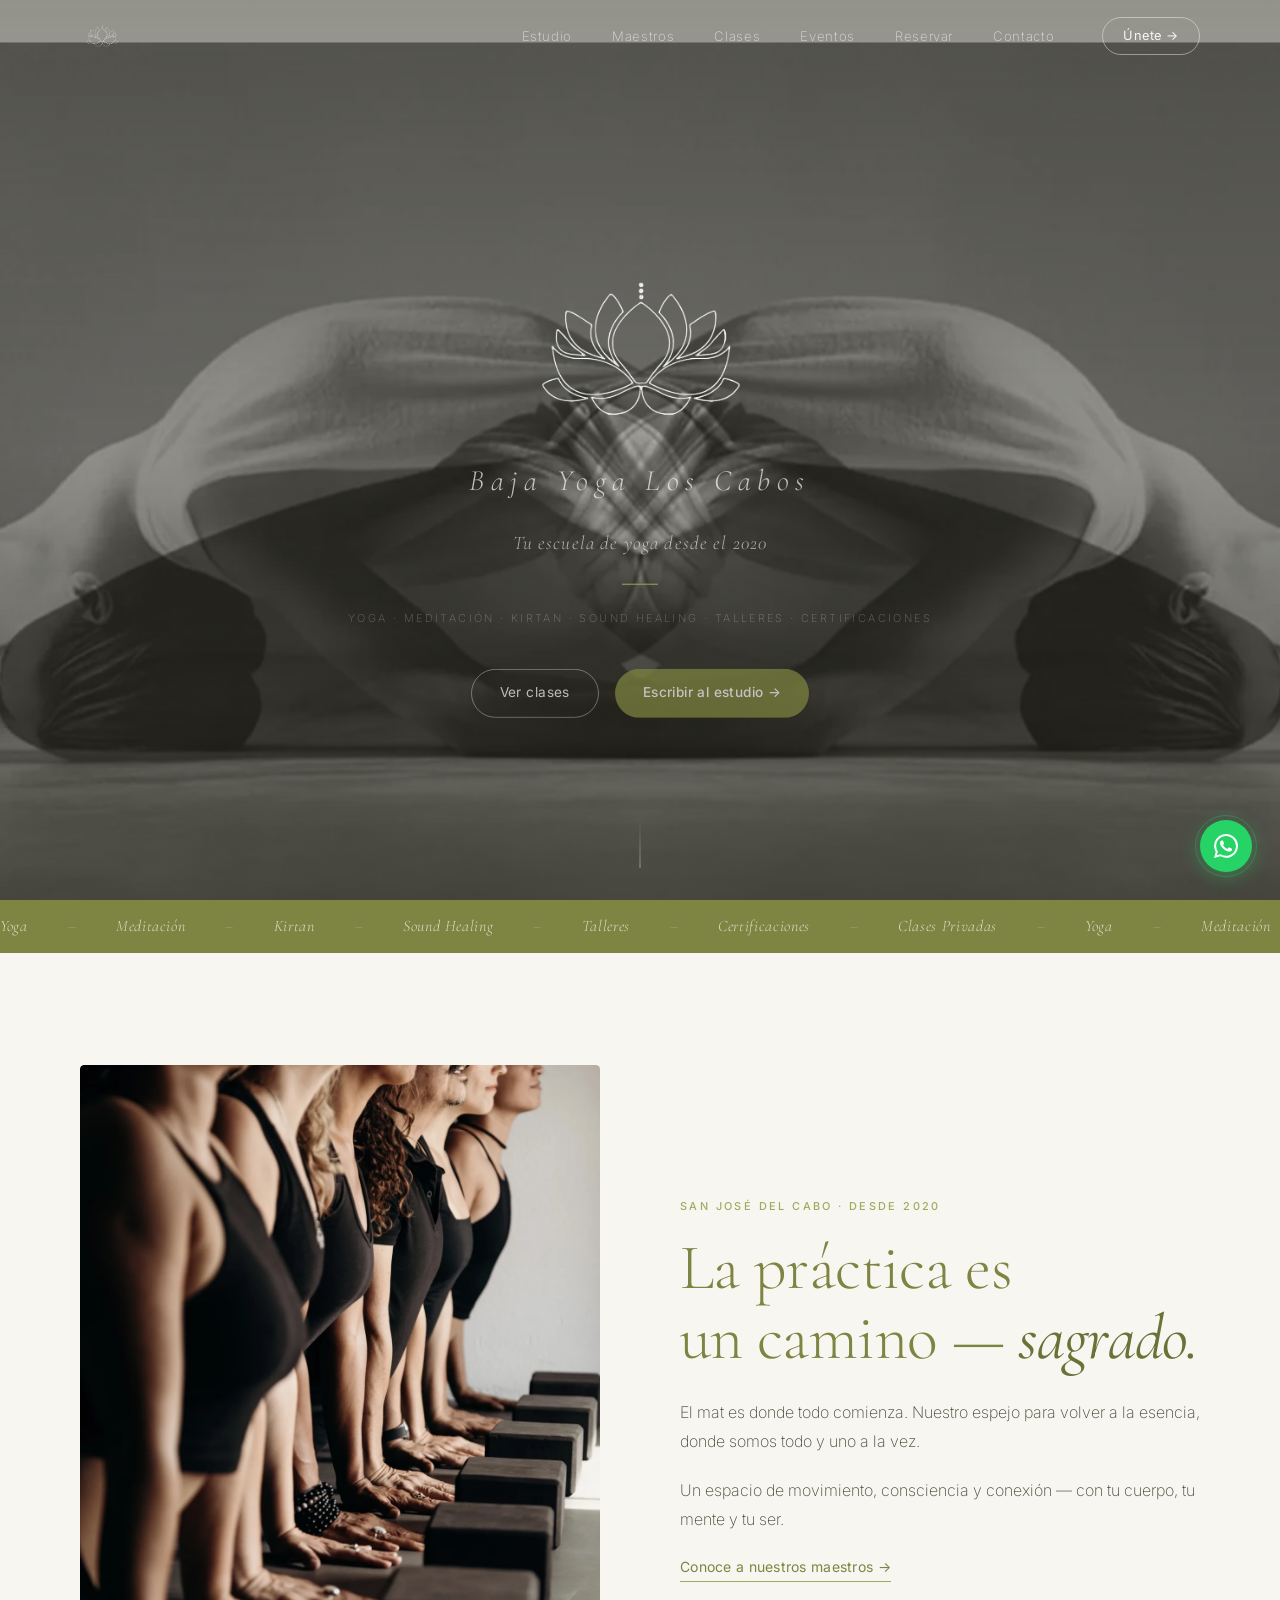
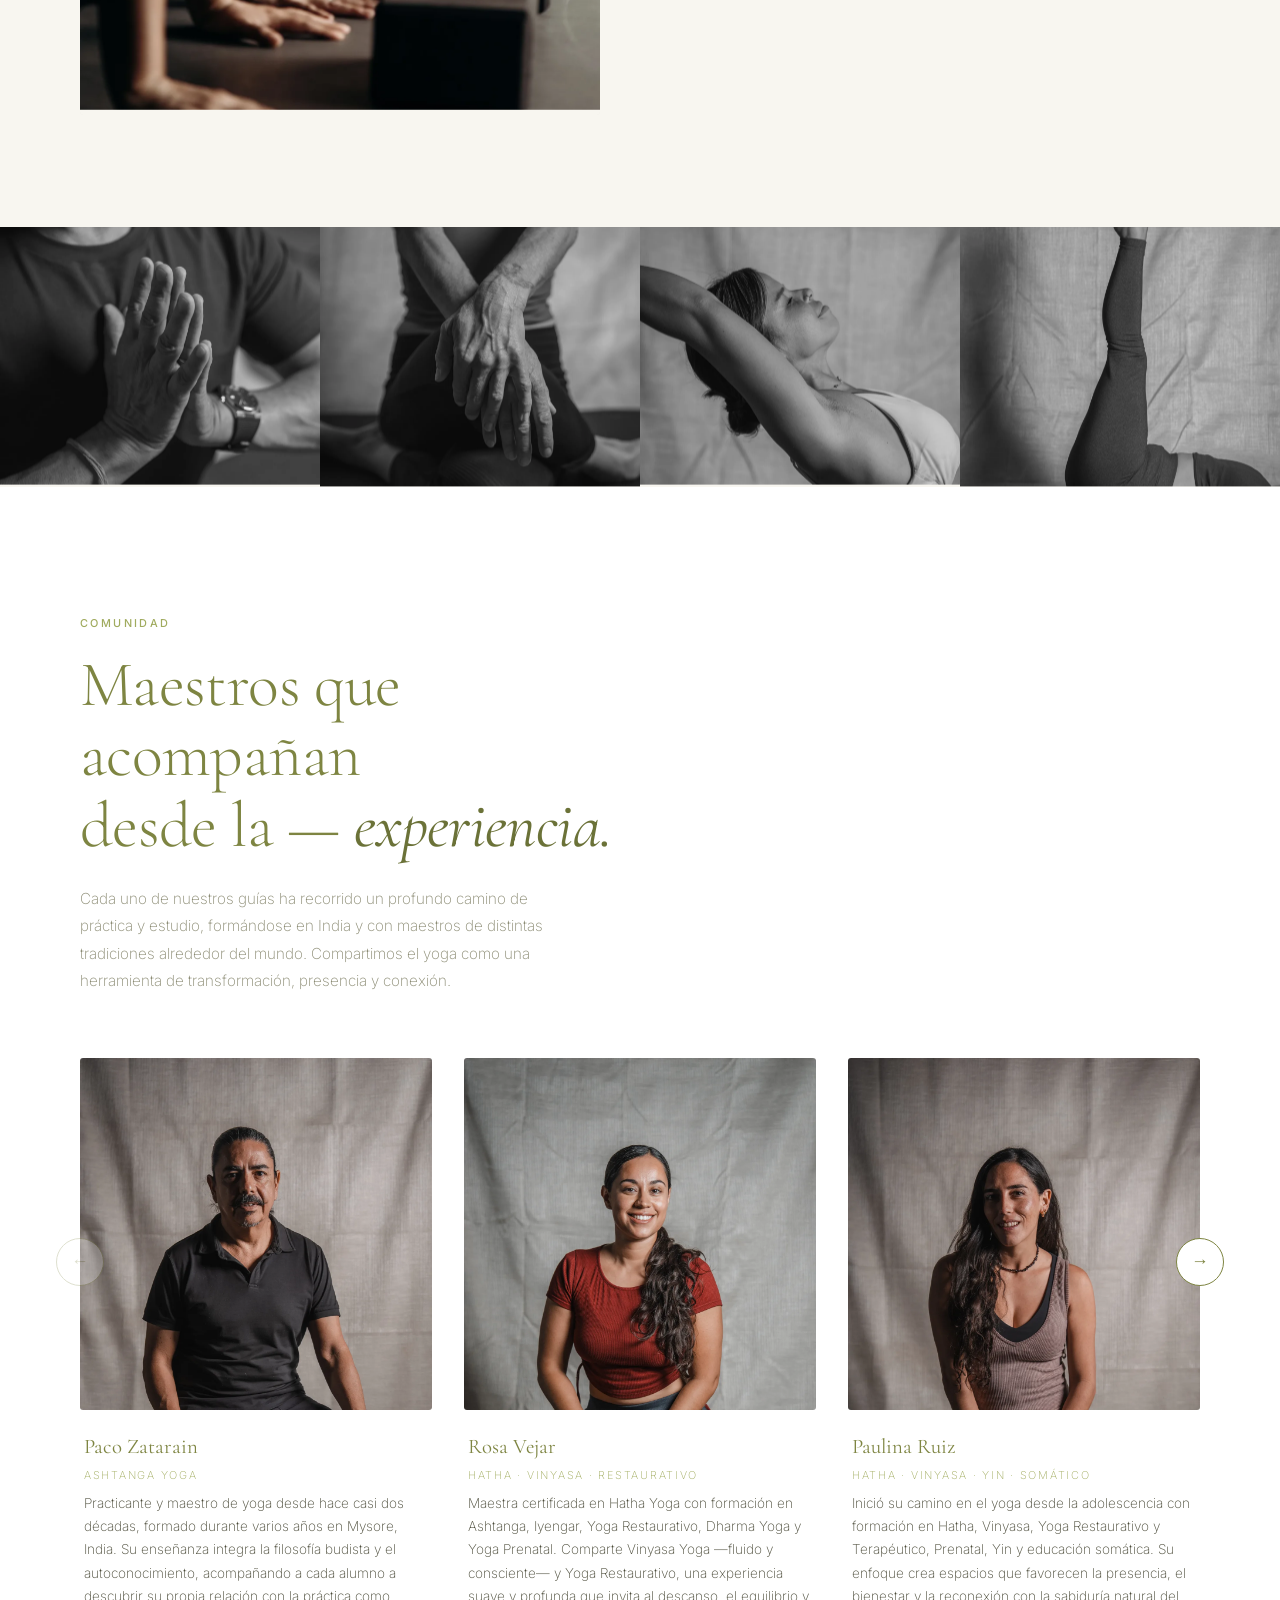
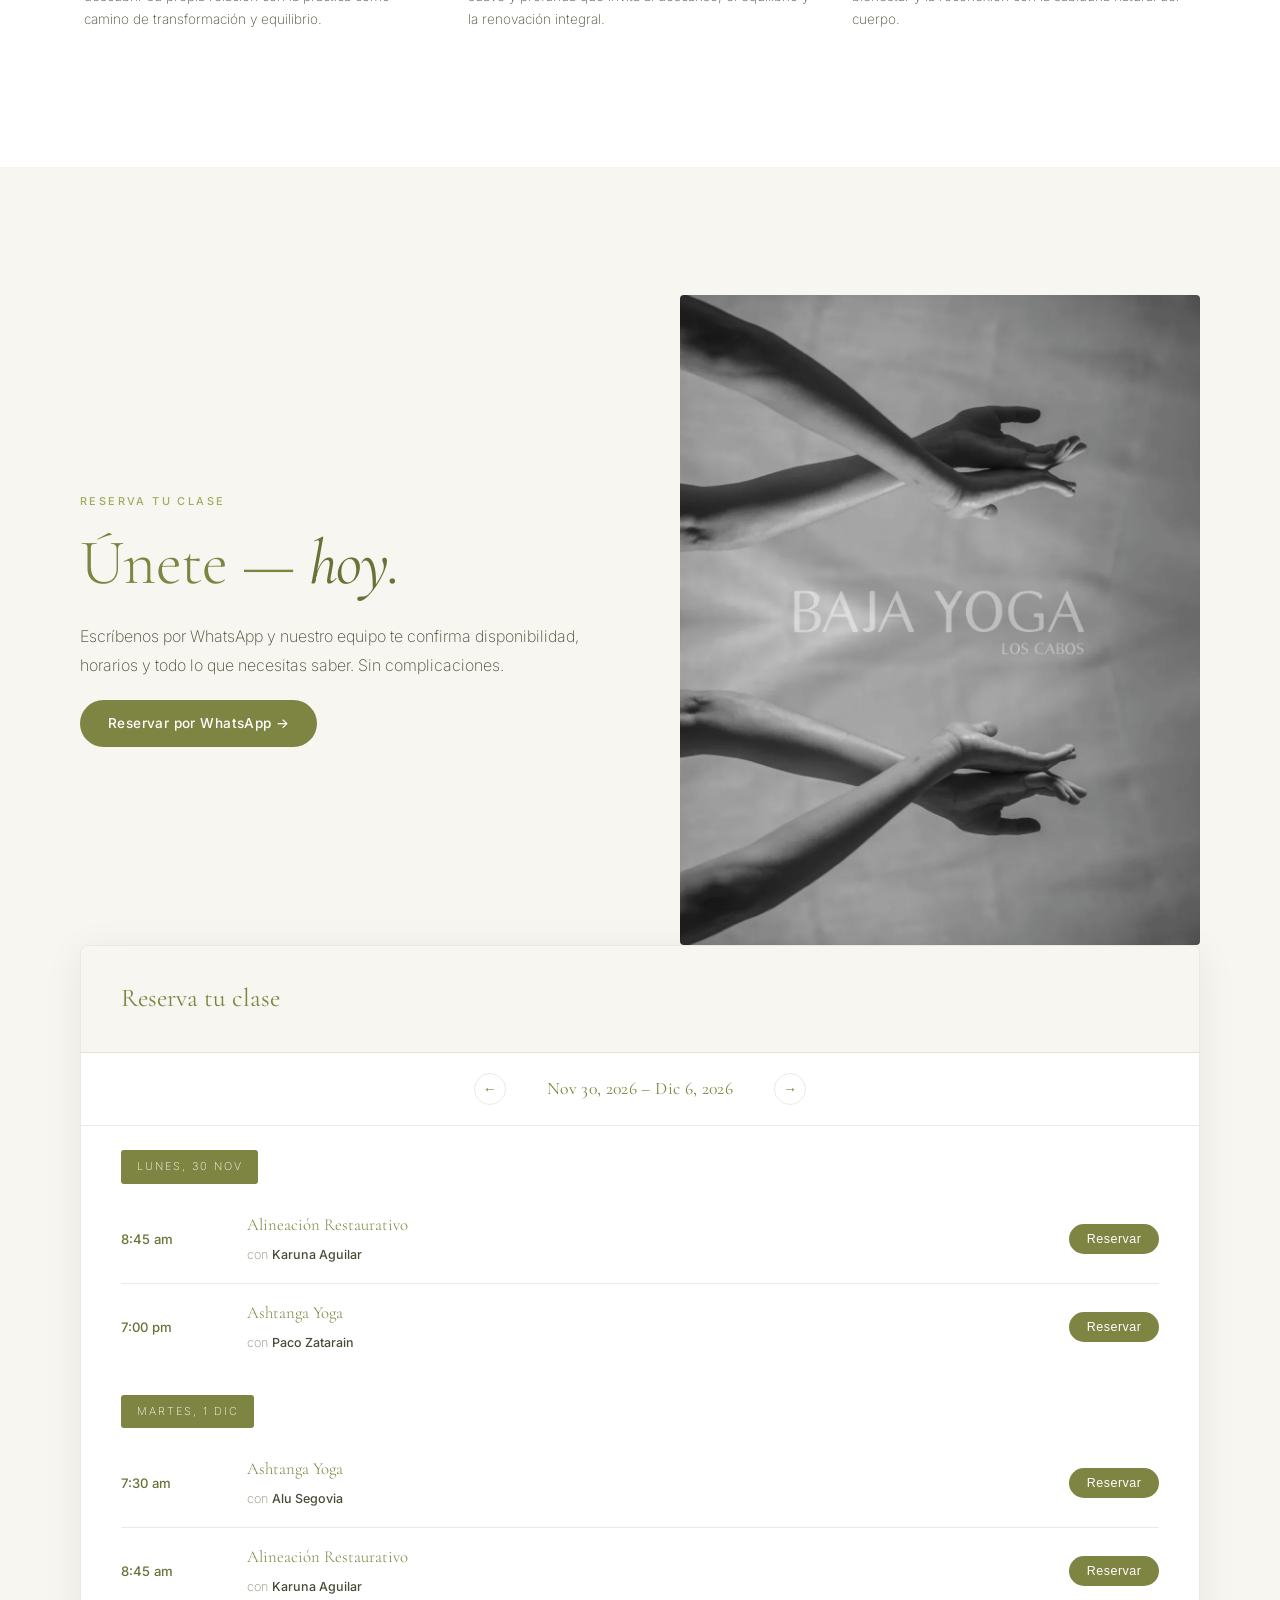
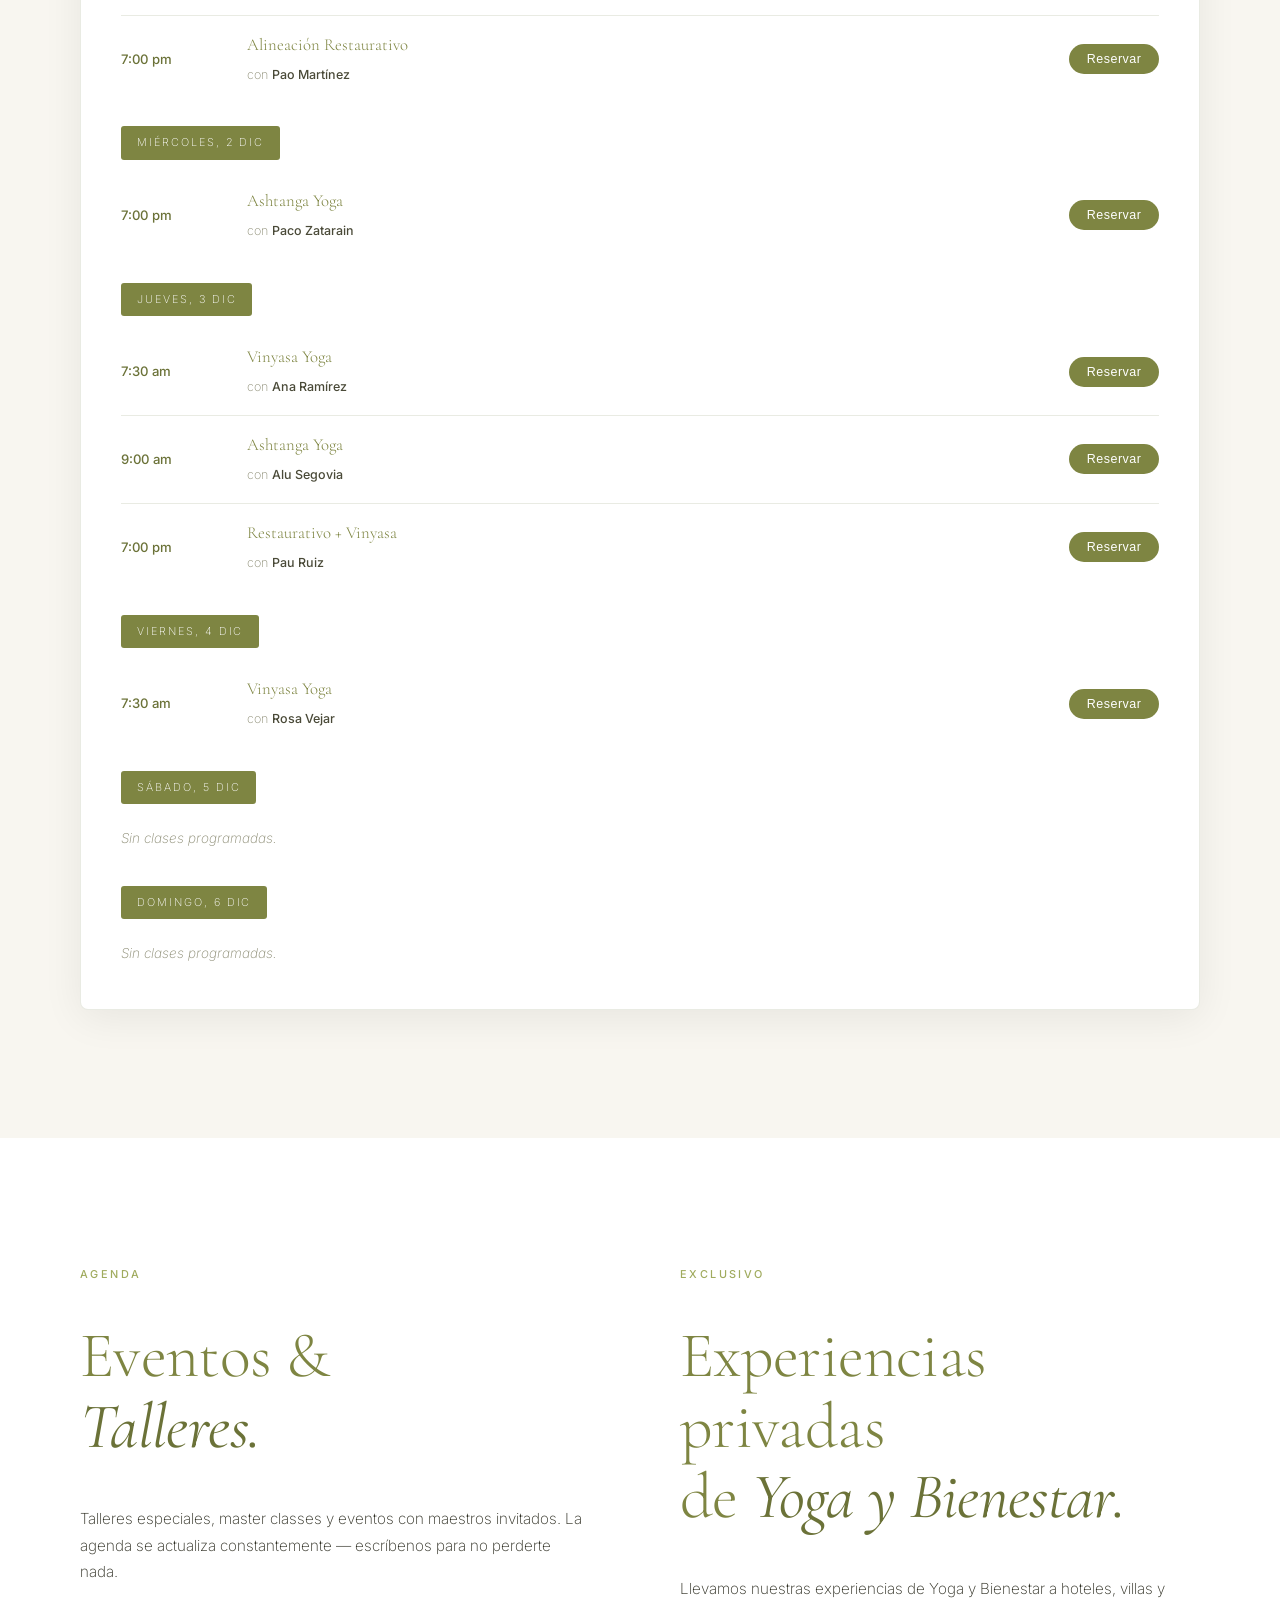
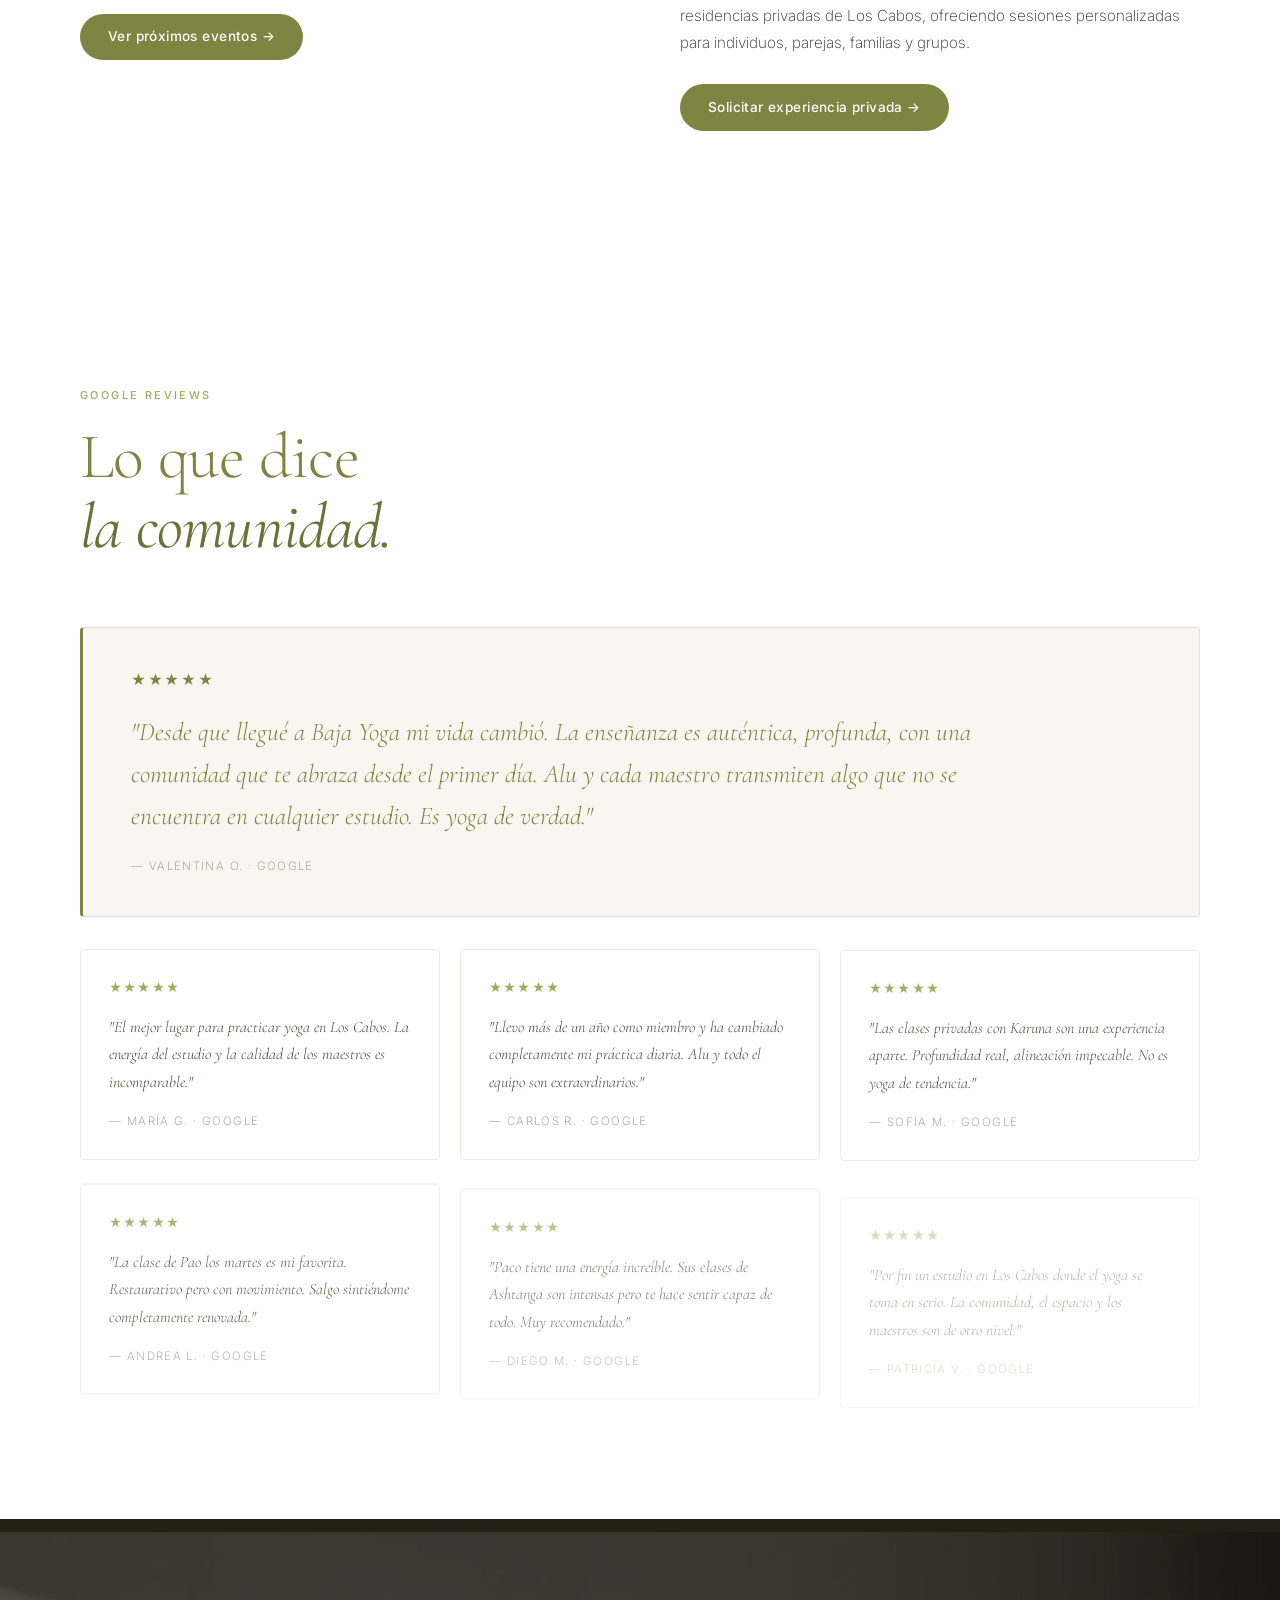
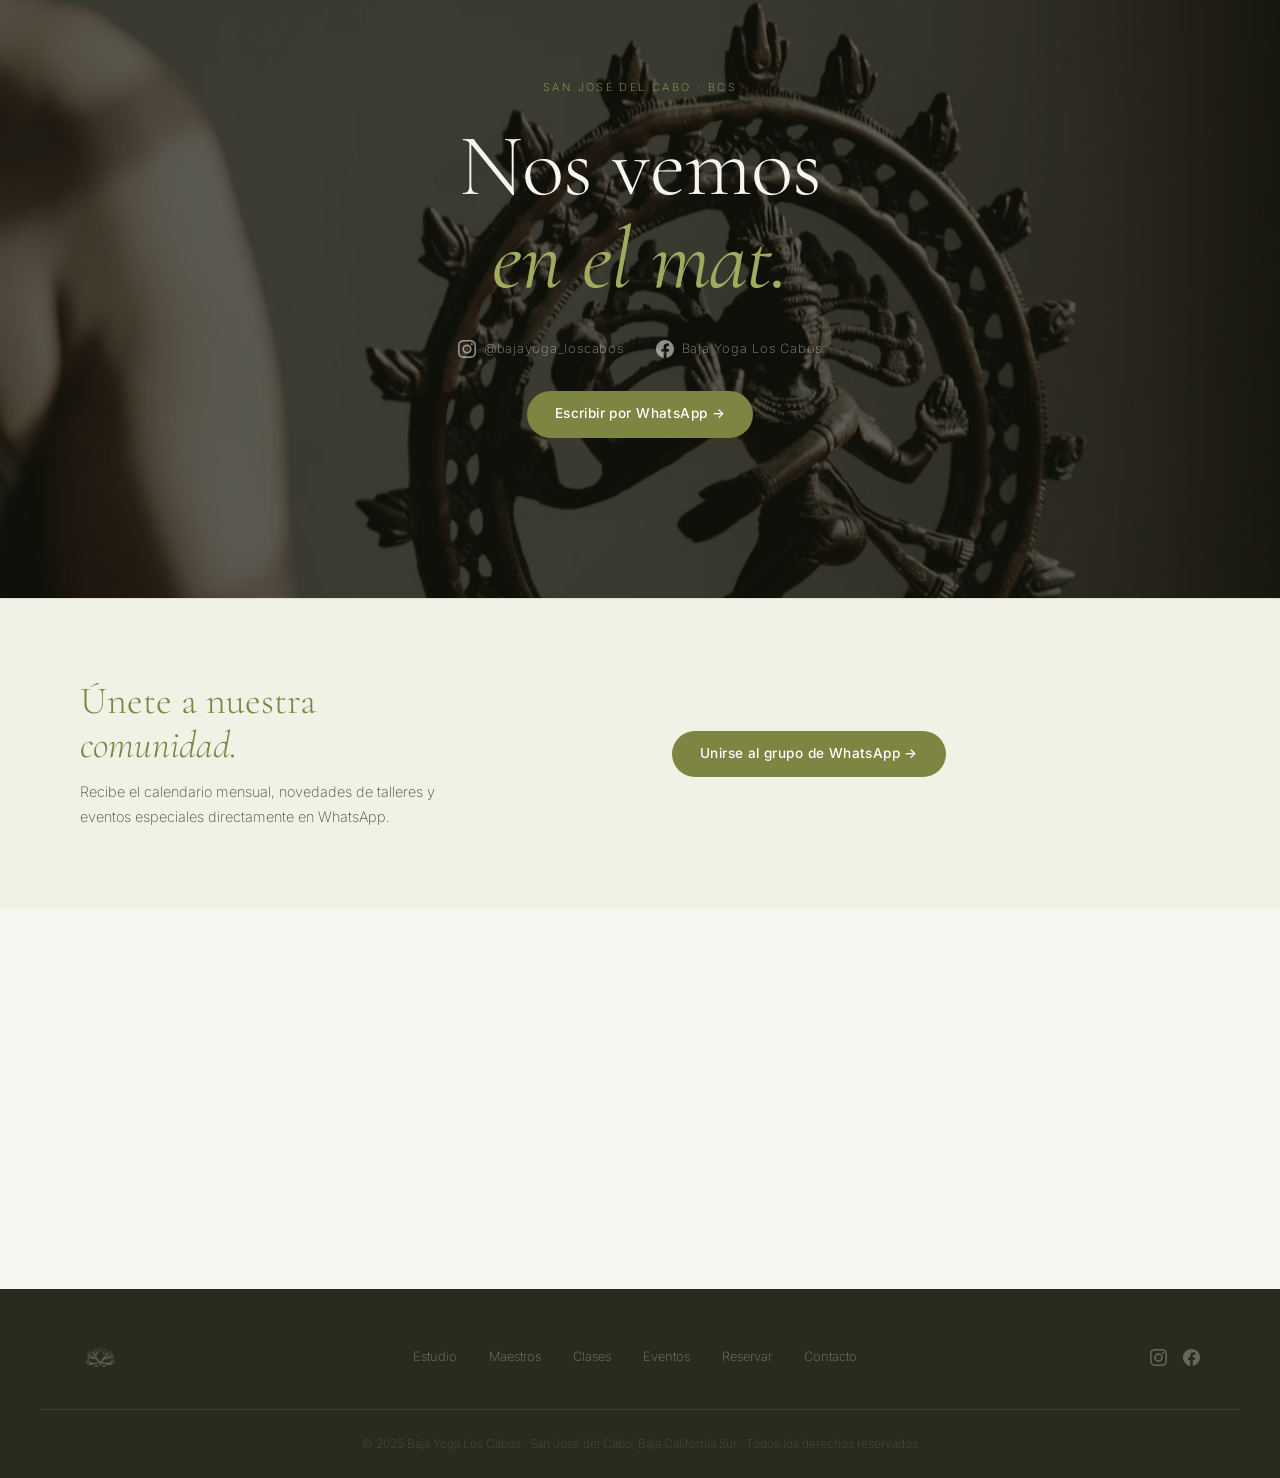
<file: baja-yoga-loscabos/index.html>
<!DOCTYPE html>
<html lang="es">
<head>
  <meta charset="UTF-8" />
  <meta name="viewport" content="width=device-width, initial-scale=1.0" />
  <title>Baja Yoga Los Cabos · Tu escuela de yoga desde 2020</title>
  <meta name="description" content="Yoga, meditación, kirtan, Sound Healing, talleres y certificaciones en San José del Cabo. Campeones del Bienestar WWW 2025." />
  <link rel="preconnect" href="https://fonts.googleapis.com" />
  <link rel="preconnect" href="https://fonts.gstatic.com" crossorigin />
  <link href="https://fonts.googleapis.com/css2?family=Cormorant+Garamond:ital,wght@0,300;0,400;1,300;1,400;1,500&family=Inter:wght@200;300;400;500&display=swap" rel="stylesheet" />
  <link rel="stylesheet" href="styles.css?v=20260531" />
</head>
<body>

  <!-- ─── NAV ──────────────────────────────────────────── -->
  <nav class="nav" id="nav">
    <div class="nav-inner">
      <a href="#hero" class="nav-logo-link">
        <img src="assets/img/logo.webp" alt="Baja Yoga Los Cabos" class="nav-logo" />
      </a>
      <ul class="nav-links">
        <li><a href="#nosotros">Estudio</a></li>
        <li><a href="#maestros">Maestros</a></li>
        <li><a href="#horarios">Clases</a></li>
        <li><a href="#eventos">Eventos</a></li>
        <li><a href="#reserva">Reservar</a></li>
        <li><a href="#contacto">Contacto</a></li>
      </ul>
      <a href="https://wa.me/521?text=Hola%2C%20me%20interesa%20Baja%20Yoga%20Los%20Cabos" class="btn-nav" target="_blank" rel="noopener">Únete →</a>
      <button class="nav-burger" id="navBurger" aria-label="Menú"><span></span><span></span></button>
    </div>
    <div class="nav-drawer" id="navDrawer">
      <a href="#nosotros" class="drawer-link">Estudio</a>
      <a href="#maestros" class="drawer-link">Maestros</a>
      <a href="#horarios" class="drawer-link">Clases</a>
      <a href="#eventos" class="drawer-link">Eventos</a>
      <a href="#reserva" class="drawer-link">Reservar</a>
      <a href="#contacto" class="drawer-link">Contacto</a>
      <a href="https://wa.me/521?text=Hola%2C%20me%20interesa%20Baja%20Yoga%20Los%20Cabos" class="btn-olive drawer-cta" target="_blank" rel="noopener">Únete →</a>
    </div>
  </nav>

  <!-- ─── HERO ──────────────────────────────────────────── -->
  <section class="hero" id="hero">
    <div class="hero-bg">
      <img src="assets/img/hero-bg.webp" alt="" class="hero-bg-img" aria-hidden="true" />
      <div class="hero-veil"></div>
    </div>
    <div class="hero-center">
      <h1 class="sr-only">Baja Yoga Los Cabos</h1>
      <div class="hero-logo-anim" id="heroLogo">
        <img src="assets/img/logo.webp" alt="Baja Yoga Los Cabos" class="hero-logo-img" />
        <p class="hero-studio-name">Baja Yoga Los Cabos</p>
      </div>
      <p class="hero-tagline" id="heroTagline">Tu escuela de yoga desde el 2020</p>
      <div class="hero-rule" id="heroRule"><span></span></div>
      <p class="hero-services" id="heroServices">Yoga · Meditación · Kirtan · Sound Healing · Talleres · Certificaciones</p>
      <div class="hero-ctas" id="heroCtas">
        <a href="#horarios" class="btn-outline-hero">Ver clases</a>
        <a href="https://wa.me/521?text=Hola%2C%20quiero%20información%20sobre%20Baja%20Yoga" class="btn-olive" target="_blank" rel="noopener">Escribir al estudio →</a>
      </div>
    </div>
    <div class="hero-scroll" aria-hidden="true">
      <span class="scroll-line"></span>
    </div>
  </section>

  <!-- ─── MARQUEE ──────────────────────────────────────── -->
  <div class="marquee" aria-hidden="true">
    <div class="marquee-track">
      <span>Yoga</span><span class="sep">—</span>
      <span>Meditación</span><span class="sep">—</span>
      <span>Kirtan</span><span class="sep">—</span>
      <span>Sound Healing</span><span class="sep">—</span>
      <span>Talleres</span><span class="sep">—</span>
      <span>Certificaciones</span><span class="sep">—</span>
      <span>Clases Privadas</span><span class="sep">—</span>
      <span>Yoga</span><span class="sep">—</span>
      <span>Meditación</span><span class="sep">—</span>
      <span>Kirtan</span><span class="sep">—</span>
      <span>Sound Healing</span><span class="sep">—</span>
      <span>Talleres</span><span class="sep">—</span>
      <span>Certificaciones</span><span class="sep">—</span>
      <span>Clases Privadas</span><span class="sep">—</span>
    </div>
  </div>

  <!-- ─── NOSOTROS ─────────────────────────────────────── -->
  <section class="nosotros" id="nosotros">
    <div class="container">
    <div class="nosotros-grid">
      <div class="nosotros-photos">
        <div class="np-main">
          <img src="assets/img/foto-01.webp" alt="Baja Yoga Los Cabos" loading="lazy" />
        </div>
      </div>
        <div class="nosotros-text">
          <p class="eyebrow reveal">San José del Cabo · desde 2020</p>
          <h2 class="reveal">La práctica es<br>un camino — <em>sagrado.</em></h2>
          <p class="body-p reveal">El mat es donde todo comienza. Nuestro espejo para volver a la esencia, donde somos todo y uno a la vez.</p>
          <p class="body-p reveal">Un espacio de movimiento, consciencia y conexión — con tu cuerpo, tu mente y tu ser.</p>
          <a href="#maestros" class="btn-text-arrow reveal">Conoce a nuestros maestros →</a>
        </div>
    </div>
    </div>
  </section>

  <!-- ─── FOTO STRIP ────────────────────────────────────── -->
  <div class="foto-strip">
    <div class="fs-item"><img src="assets/img/galeria-01.webp" alt="" loading="lazy" /></div>
    <div class="fs-item"><img src="assets/img/galeria-02.webp" alt="" loading="lazy" /></div>
    <div class="fs-item"><img src="assets/img/galeria-03.webp" alt="" loading="lazy" /></div>
    <div class="fs-item"><img src="assets/img/galeria-04.webp" alt="" loading="lazy" /></div>
  </div>

  <!-- ─── MAESTROS ─────────────────────────────────────── -->
  <section class="maestros" id="maestros">
    <div class="container">
      <div class="section-header reveal">
        <p class="eyebrow">Comunidad</p>
        <h2>Maestros que acompañan<br>desde la — <em>experiencia.</em></h2>
        <p class="section-sub">Cada uno de nuestros guías ha recorrido un profundo camino de práctica y estudio, formándose en India y con maestros de distintas tradiciones alrededor del mundo. Compartimos el yoga como una herramienta de transformación, presencia y conexión.</p>
      </div>

      <div class="maestros-carousel-wrap">
        <button class="carousel-btn prev" id="mPrev" aria-label="Anterior">←</button>
        <button class="carousel-btn next" id="mNext" aria-label="Siguiente">→</button>
        <div class="maestros-carousel">
        <div class="maestros-track" id="maestrosTrack">

        <div class="mc-card reveal">
          <div class="mc-card-photo"><img src="assets/img/maestro-paco.webp" alt="Paco Zatarain" loading="lazy" /></div>
          <div class="mc-card-info">
            <h3>Paco Zatarain</h3>
            <span class="mc-card-tipo">Ashtanga Yoga</span>
            <p class="mc-card-desc">Practicante y maestro de yoga desde hace casi dos décadas, formado durante varios años en Mysore, India. Su enseñanza integra la filosofía budista y el autoconocimiento, acompañando a cada alumno a descubrir su propia relación con la práctica como camino de transformación y equilibrio.</p>
          </div>
        </div>

        <div class="mc-card reveal">
          <div class="mc-card-photo"><img src="assets/img/maestro-rosa.webp" alt="Rosa Vejar" loading="lazy" /></div>
          <div class="mc-card-info">
            <h3>Rosa Vejar</h3>
            <span class="mc-card-tipo">Hatha · Vinyasa · Restaurativo</span>
            <p class="mc-card-desc">Maestra certificada en Hatha Yoga con formación en Ashtanga, Iyengar, Yoga Restaurativo, Dharma Yoga y Yoga Prenatal. Comparte Vinyasa Yoga —fluido y consciente— y Yoga Restaurativo, una experiencia suave y profunda que invita al descanso, el equilibrio y la renovación integral.</p>
          </div>
        </div>

        <div class="mc-card reveal">
          <div class="mc-card-photo"><img src="assets/img/maestro-pau.webp" alt="Paulina Ruiz" loading="lazy" /></div>
          <div class="mc-card-info">
            <h3>Paulina Ruiz</h3>
            <span class="mc-card-tipo">Hatha · Vinyasa · Yin · Somático</span>
            <p class="mc-card-desc">Inició su camino en el yoga desde la adolescencia con formación en Hatha, Vinyasa, Yoga Restaurativo y Terapéutico, Prenatal, Yin y educación somática. Su enfoque crea espacios que favorecen la presencia, el bienestar y la reconexión con la sabiduría natural del cuerpo.</p>
          </div>
        </div>

        <div class="mc-card reveal">
          <div class="mc-card-photo"><img src="assets/img/maestro-ana.webp" alt="Ana Ramírez" loading="lazy" /></div>
          <div class="mc-card-info">
            <h3>Ana Ramírez</h3>
            <span class="mc-card-tipo">Vinyasa Flow</span>
            <p class="mc-card-desc">Artista plástica y maestra de yoga, Ana crea espacios cálidos, accesibles y libres de juicio. Comparte Vinyasa Flow, una práctica fluida que integra movimiento, fuerza y respiración para cultivar presencia, energía y confianza en el cuerpo.</p>
          </div>
        </div>

        <div class="mc-card reveal">
          <div class="mc-card-photo"><img src="assets/img/maestro-ceci.webp" alt="Ceci Berriel" loading="lazy" /></div>
          <div class="mc-card-info">
            <h3>Ceci Berriel</h3>
            <span class="mc-card-tipo">Yoga Consciente</span>
            <p class="mc-card-desc">Apasionada por acompañar procesos de crecimiento físico, mental y espiritual, Ceci centra su enseñanza en la conciencia, la presencia y la conexión auténtica con uno mismo. Cada práctica es, para ella, una oportunidad de transformación y expansión personal.</p>
          </div>
        </div>

        <div class="mc-card reveal">
          <div class="mc-card-photo"><img src="assets/img/maestro-francesca.webp" alt="Francesca Gaetani" loading="lazy" /></div>
          <div class="mc-card-info">
            <h3>Francesca Gaetani</h3>
            <span class="mc-card-tipo">Hatha Yoga</span>
            <p class="mc-card-desc">Instructora certificada por Yoga Alliance (RYS 200) con más de 25 años de práctica. Comparte Hatha Yoga como una meditación en movimiento: consciente, accesible y transformadora, que cultiva estabilidad, respiración y atención plena más allá del tapete.</p>
          </div>
        </div>

        <div class="mc-card reveal">
          <div class="mc-card-photo"><img src="assets/img/maestro-alu.webp" alt="Aline" loading="lazy" /></div>
          <div class="mc-card-info">
            <h3>Aline</h3>
            <span class="mc-card-tipo">Hatha Profunda · Restaurativo</span>
            <p class="mc-card-desc">Desde 2011 explora el yoga integrando Medicina China y Zhineng Qi Gong. Comparte Hatha Profunda —dinámica y consciente— y Yoga Restaurativo, con una mirada sensible hacia las fascias y el tejido conectivo para una práctica sostenible y conectada.</p>
          </div>
        </div>

        <div class="mc-card reveal">
          <div class="mc-card-photo"><img src="assets/img/maestro-alura.webp" alt="Alura Segovia" loading="lazy" /></div>
          <div class="mc-card-info">
            <h3>Alura Segovia</h3>
            <span class="mc-card-tipo">Ashtanga · Restaurativo · Sound Healing</span>
            <p class="mc-card-desc">Maestra certificada en India con formación en Ashtanga, Yoga con Alineamiento Restaurativo, Biomecánica y Sound Healing. Comparte clases que combinan movimiento consciente, fuerza, respiración y relajación, cultivando equilibrio y conexión auténtica con uno mismo.</p>
          </div>
        </div>

      </div>
        </div>
      </div>
    </div>
  </section>

  <!-- ─── CLASES + RESERVAS ───────────────────────────── -->
  <section class="horarios" id="horarios">
    <div class="container">

      <!-- 1. RESERVA TU CLASE HOY (Opción A — gratis) -->
      <div class="reserva-simple reveal">
        <div class="rs-text">
          <p class="eyebrow">Reserva tu clase</p>
          <h2>Únete — <em>hoy.</em></h2>
          <p class="body-p">Escríbenos por WhatsApp y nuestro equipo te confirma disponibilidad, horarios y todo lo que necesitas saber. Sin complicaciones.</p>
          <a href="https://wa.me/521?text=Hola%2C%20quiero%20reservar%20una%20clase%20en%20Baja%20Yoga%20Los%20Cabos%20🧘" class="btn-olive" target="_blank" rel="noopener">Reservar por WhatsApp →</a>
        </div>
        <div class="rs-foto">
          <img src="assets/img/foto-02.webp" alt="Clase de yoga Baja Yoga" loading="lazy" />
        </div>
      </div>

      <div class="section-divider" style="display:none"></div>

      <!-- 2. HORARIOS SEMANALES -->
      <div class="section-header reveal" style="display:none">
        <p class="eyebrow">Clases</p>
        <h2>Practica con<br>nosotros — <em>esta semana.</em></h2>
      </div>

      <div class="schedule-days" style="display:none">

        <div class="sday reveal">
          <div class="sday-header"><span class="sday-name">Lunes</span></div>
          <div class="sday-row">
            <span class="sday-time">8:45 am</span>
            <span class="sday-maestro">Karuna Aguilar</span>
            <span class="sday-clase">Alineación Restaurativo</span>
            <span class="sday-dur">75 min</span>
          </div>
          <div class="sday-row">
            <span class="sday-time">7:00 pm</span>
            <span class="sday-maestro">Paco Zatarain</span>
            <span class="sday-clase">Ashtanga Yoga</span>
            <span class="sday-dur"></span>
          </div>
        </div>

        <div class="sday reveal">
          <div class="sday-header"><span class="sday-name">Martes</span></div>
          <div class="sday-row">
            <span class="sday-time">7:30 am</span>
            <span class="sday-maestro">Alu Segovia</span>
            <span class="sday-clase">Ashtanga Yoga</span>
            <span class="sday-dur"></span>
          </div>
          <div class="sday-row">
            <span class="sday-time">8:45 am</span>
            <span class="sday-maestro">Karuna Aguilar</span>
            <span class="sday-clase">Alineación Restaurativo</span>
            <span class="sday-dur">75 min</span>
          </div>
          <div class="sday-row">
            <span class="sday-time">7:00 pm</span>
            <span class="sday-maestro">Pao Martínez</span>
            <span class="sday-clase">Alineación Restaurativo</span>
            <span class="sday-dur"></span>
          </div>
        </div>

        <div class="sday reveal">
          <div class="sday-header"><span class="sday-name">Miércoles</span></div>
          <div class="sday-row">
            <span class="sday-time">7:00 pm</span>
            <span class="sday-maestro">Paco Zatarain</span>
            <span class="sday-clase">Ashtanga Yoga</span>
            <span class="sday-dur"></span>
          </div>
        </div>

        <div class="sday reveal">
          <div class="sday-header"><span class="sday-name">Jueves</span></div>
          <div class="sday-row">
            <span class="sday-time">7:30 am</span>
            <span class="sday-maestro">Ana Ramírez</span>
            <span class="sday-clase">Vinyasa Yoga</span>
            <span class="sday-dur"></span>
          </div>
          <div class="sday-row">
            <span class="sday-time">9:00 am</span>
            <span class="sday-maestro">Alu Segovia</span>
            <span class="sday-clase">Ashtanga Yoga</span>
            <span class="sday-dur"></span>
          </div>
          <div class="sday-row">
            <span class="sday-time">7:00 pm</span>
            <span class="sday-maestro">Pau Ruiz</span>
            <span class="sday-clase">Restaurativo + Vinyasa Flow</span>
            <span class="sday-dur"></span>
          </div>
        </div>

        <div class="sday reveal">
          <div class="sday-header"><span class="sday-name">Viernes</span></div>
          <div class="sday-row">
            <span class="sday-time">7:30 am</span>
            <span class="sday-maestro">Rosa Vejar</span>
            <span class="sday-clase">Vinyasa Yoga</span>
            <span class="sday-dur"></span>
          </div>
        </div>

      </div>

      <div class="section-divider" style="display:none"></div>

      <!-- BOOKING WIDGET ADD-ON -->
      <div class="booking-widget reveal">
        <div class="booking-header">
          <div class="booking-title-row">
            <h3>Reserva tu clase</h3>
          </div>
        </div>

        <div class="booking-nav">
          <button class="book-nav-btn" id="bookPrev">←</button>
          <span class="book-week-label" id="bookWeekLabel"></span>
          <button class="book-nav-btn" id="bookNext">→</button>
        </div>

        <div class="booking-days" id="bookingDays"></div>

      </div>

    </div>
  </section>


  <!-- ─── EVENTOS ───────────────────────────────────────── -->
  <section class="eventos" id="eventos">
    <div class="container">
      <div class="eventos-dos-cols">

        <!-- Col 1: Eventos & Talleres -->
        <div class="eventos-col reveal">
          <p class="eyebrow">Agenda</p>
          <h2>Eventos &amp;<br><em>Talleres.</em></h2>
          <p class="section-sub">Talleres especiales, master classes y eventos con maestros invitados. La agenda se actualiza constantemente — escríbenos para no perderte nada.</p>
          <a href="https://wa.me/521?text=Hola%2C%20quiero%20saber%20sobre%20los%20próximos%20eventos%20de%20Baja%20Yoga" class="btn-olive" target="_blank" rel="noopener">Ver próximos eventos →</a>
        </div>

        <!-- Col 2: Experiencias Privadas -->
        <div class="eventos-col reveal">
          <p class="eyebrow">Exclusivo</p>
          <h2>Experiencias privadas<br>de <em>Yoga y Bienestar.</em></h2>
          <p class="section-sub">Llevamos nuestras experiencias de Yoga y Bienestar a hoteles, villas y residencias privadas de Los Cabos, ofreciendo sesiones personalizadas para individuos, parejas, familias y grupos.</p>
          <a href="https://wa.me/521?text=Hola%2C%20me%20interesa%20una%20sesión%20privada%20de%20yoga%20en%20Los%20Cabos%20🧘" class="btn-olive" target="_blank" rel="noopener">Solicitar experiencia privada →</a>
        </div>

      </div>
    </div>
  </section>


  <!-- ─── REVIEWS ───────────────────────────────────────── -->
  <section class="reviews">
    <div class="container">
      <div class="section-header reveal">
        <p class="eyebrow">Google Reviews</p>
        <h2>Lo que dice<br><em>la comunidad.</em></h2>
      </div>

      <!-- Featured review -->
      <div class="review-featured reveal">
        <div class="review-stars">★★★★★</div>
        <p class="review-featured-text">"Desde que llegué a Baja Yoga mi vida cambió. La enseñanza es auténtica, profunda, con una comunidad que te abraza desde el primer día. Alu y cada maestro transmiten algo que no se encuentra en cualquier estudio. Es yoga de verdad."</p>
        <p class="review-author">— Valentina O. · Google</p>
      </div>

      <!-- 6 reviews grid -->
      <div class="reviews-grid">
        <div class="review-card reveal">
          <div class="review-stars">★★★★★</div>
          <p class="review-text">"El mejor lugar para practicar yoga en Los Cabos. La energía del estudio y la calidad de los maestros es incomparable."</p>
          <p class="review-author">— María G. · Google</p>
        </div>
        <div class="review-card reveal">
          <div class="review-stars">★★★★★</div>
          <p class="review-text">"Llevo más de un año como miembro y ha cambiado completamente mi práctica diaria. Alu y todo el equipo son extraordinarios."</p>
          <p class="review-author">— Carlos R. · Google</p>
        </div>
        <div class="review-card reveal">
          <div class="review-stars">★★★★★</div>
          <p class="review-text">"Las clases privadas con Karuna son una experiencia aparte. Profundidad real, alineación impecable. No es yoga de tendencia."</p>
          <p class="review-author">— Sofía M. · Google</p>
        </div>
        <div class="review-card reveal">
          <div class="review-stars">★★★★★</div>
          <p class="review-text">"La clase de Pao los martes es mi favorita. Restaurativo pero con movimiento. Salgo sintiéndome completamente renovada."</p>
          <p class="review-author">— Andrea L. · Google</p>
        </div>
        <div class="review-card reveal">
          <div class="review-stars">★★★★★</div>
          <p class="review-text">"Paco tiene una energía increíble. Sus clases de Ashtanga son intensas pero te hace sentir capaz de todo. Muy recomendado."</p>
          <p class="review-author">— Diego M. · Google</p>
        </div>
        <div class="review-card reveal">
          <div class="review-stars">★★★★★</div>
          <p class="review-text">"Por fin un estudio en Los Cabos donde el yoga se toma en serio. La comunidad, el espacio y los maestros son de otro nivel."</p>
          <p class="review-author">— Patricia V. · Google</p>
        </div>
      </div>
    </div>
  </section>

  <!-- ─── CONTACTO CTA ──────────────────────────────────── -->
  <section class="contacto" id="contacto">
    <div class="contacto-bg">
      <img src="assets/img/foto-04.webp" alt="" aria-hidden="true" loading="eager" />
      <div class="contacto-veil"></div>
    </div>
    <div class="contacto-content">
      <p class="contacto-eyebrow reveal">San José del Cabo · BCS</p>
      <h2 class="contacto-title reveal">Nos vemos<br><em>en el mat.</em></h2>
      <div class="social-links reveal">
        <a href="https://www.instagram.com/bajayoga_loscabos/" target="_blank" rel="noopener" class="social-link">
          <svg width="18" height="18" viewBox="0 0 24 24" fill="currentColor"><path d="M12 2.163c3.204 0 3.584.012 4.85.07 3.252.148 4.771 1.691 4.919 4.919.058 1.265.069 1.645.069 4.849 0 3.205-.012 3.584-.069 4.849-.149 3.225-1.664 4.771-4.919 4.919-1.266.058-1.644.07-4.85.07-3.204 0-3.584-.012-4.849-.07-3.26-.149-4.771-1.699-4.919-4.92-.058-1.265-.07-1.644-.07-4.849 0-3.204.013-3.583.07-4.849.149-3.227 1.664-4.771 4.919-4.919 1.266-.057 1.645-.069 4.849-.069zm0-2.163c-3.259 0-3.667.014-4.947.072-4.358.2-6.78 2.618-6.98 6.98-.059 1.281-.073 1.689-.073 4.948 0 3.259.014 3.668.072 4.948.2 4.358 2.618 6.78 6.98 6.98 1.281.058 1.689.072 4.948.072 3.259 0 3.668-.014 4.948-.072 4.354-.2 6.782-2.618 6.979-6.98.059-1.28.073-1.689.073-4.948 0-3.259-.014-3.667-.072-4.947-.196-4.354-2.617-6.78-6.979-6.98-1.281-.059-1.69-.073-4.949-.073zm0 5.838c-3.403 0-6.162 2.759-6.162 6.162s2.759 6.163 6.162 6.163 6.162-2.759 6.162-6.163c0-3.403-2.759-6.162-6.162-6.162zm0 10.162c-2.209 0-4-1.79-4-4 0-2.209 1.791-4 4-4s4 1.791 4 4c0 2.21-1.791 4-4 4zm6.406-11.845c-.796 0-1.441.645-1.441 1.44s.645 1.44 1.441 1.44c.795 0 1.439-.645 1.439-1.44s-.644-1.44-1.439-1.44z"/></svg>
          @bajayoga_loscabos
        </a>
        <a href="https://www.facebook.com/bajayogaloscabos/" target="_blank" rel="noopener" class="social-link">
          <svg width="18" height="18" viewBox="0 0 24 24" fill="currentColor"><path d="M24 12.073c0-6.627-5.373-12-12-12s-12 5.373-12 12c0 5.99 4.388 10.954 10.125 11.854v-8.385H7.078v-3.47h3.047V9.43c0-3.007 1.792-4.669 4.533-4.669 1.312 0 2.686.235 2.686.235v2.953H15.83c-1.491 0-1.956.925-1.956 1.874v2.25h3.328l-.532 3.47h-2.796v8.385C19.612 23.027 24 18.062 24 12.073z"/></svg>
          Baja Yoga Los Cabos
        </a>
      </div>
      <div class="contacto-ctas reveal">
        <a href="https://wa.me/521?text=Hola%2C%20me%20interesa%20unirme%20a%20Baja%20Yoga%20Los%20Cabos%20🧘" class="btn-olive" target="_blank" rel="noopener">Escribir por WhatsApp →</a>
      </div>
    </div>
  </section>

  <!-- ─── FOOTER NEWSLETTER ─────────────────────────────── -->
  <footer class="footer">
    <div class="footer-newsletter">
      <div class="container">
        <div class="nl-inner">
          <div class="nl-text">
            <h3>Únete a nuestra<br><em>comunidad.</em></h3>
            <p>Recibe el calendario mensual, novedades de talleres y eventos especiales directamente en WhatsApp.</p>
          </div>
          <div class="nl-form">
            <a href="https://chat.whatsapp.com/HAat4GWQexz9h4jFElCSdE?mode=gi_t" class="btn-olive" target="_blank" rel="noopener">Unirse al grupo de WhatsApp →</a>
          </div>
        </div>
      </div>
    </div>

    <!-- Google Maps -->
    <div class="footer-map">
      <iframe
        src="https://maps.google.com/maps?q=Baja+Yoga+Los+Cabos,+San+Jos%C3%A9+del+Cabo,+BCS&output=embed&z=15"
        width="100%" height="380" style="border:0;" allowfullscreen=""
        loading="lazy" referrerpolicy="no-referrer-when-downgrade"
        title="Ubicación Baja Yoga Los Cabos"></iframe>
    </div>

    <div class="footer-bottom">
      <div class="container footer-bottom-inner">
        <img src="assets/img/logo.webp" alt="Baja Yoga Los Cabos" class="footer-logo" />
        <nav class="footer-nav">
          <a href="#nosotros">Estudio</a>
          <a href="#maestros">Maestros</a>
          <a href="#horarios">Clases</a>
          <a href="#eventos">Eventos</a>
          <a href="#reserva">Reservar</a>
          <a href="#contacto">Contacto</a>
        </nav>
        <div class="footer-socials">
          <a href="https://www.instagram.com/bajayoga_loscabos/" target="_blank" rel="noopener" aria-label="Instagram">
            <svg width="17" height="17" viewBox="0 0 24 24" fill="currentColor"><path d="M12 2.163c3.204 0 3.584.012 4.85.07 3.252.148 4.771 1.691 4.919 4.919.058 1.265.069 1.645.069 4.849 0 3.205-.012 3.584-.069 4.849-.149 3.225-1.664 4.771-4.919 4.919-1.266.058-1.644.07-4.85.07-3.204 0-3.584-.012-4.849-.07-3.26-.149-4.771-1.699-4.919-4.92-.058-1.265-.07-1.644-.07-4.849 0-3.204.013-3.583.07-4.849.149-3.227 1.664-4.771 4.919-4.919 1.266-.057 1.645-.069 4.849-.069zm0-2.163c-3.259 0-3.667.014-4.947.072-4.358.2-6.78 2.618-6.98 6.98-.059 1.281-.073 1.689-.073 4.948 0 3.259.014 3.668.072 4.948.2 4.358 2.618 6.78 6.98 6.98 1.281.058 1.689.072 4.948.072 3.259 0 3.668-.014 4.948-.072 4.354-.2 6.782-2.618 6.979-6.98.059-1.28.073-1.689.073-4.948 0-3.259-.014-3.667-.072-4.947-.196-4.354-2.617-6.78-6.979-6.98-1.281-.059-1.69-.073-4.949-.073zm0 5.838c-3.403 0-6.162 2.759-6.162 6.162s2.759 6.163 6.162 6.163 6.162-2.759 6.162-6.163c0-3.403-2.759-6.162-6.162-6.162zm0 10.162c-2.209 0-4-1.79-4-4 0-2.209 1.791-4 4-4s4 1.791 4 4c0 2.21-1.791 4-4 4zm6.406-11.845c-.796 0-1.441.645-1.441 1.44s.645 1.44 1.441 1.44c.795 0 1.439-.645 1.439-1.44s-.644-1.44-1.439-1.44z"/></svg>
          </a>
          <a href="https://www.facebook.com/bajayogaloscabos/" target="_blank" rel="noopener" aria-label="Facebook">
            <svg width="17" height="17" viewBox="0 0 24 24" fill="currentColor"><path d="M24 12.073c0-6.627-5.373-12-12-12s-12 5.373-12 12c0 5.99 4.388 10.954 10.125 11.854v-8.385H7.078v-3.47h3.047V9.43c0-3.007 1.792-4.669 4.533-4.669 1.312 0 2.686.235 2.686.235v2.953H15.83c-1.491 0-1.956.925-1.956 1.874v2.25h3.328l-.532 3.47h-2.796v8.385C19.612 23.027 24 18.062 24 12.073z"/></svg>
          </a>
        </div>
      </div>
      <p class="footer-copy">© 2025 Baja Yoga Los Cabos · San José del Cabo, Baja California Sur · Todos los derechos reservados</p>
    </div>
  </footer>

  <!-- WA float -->
  <a href="https://wa.me/521?text=Hola%2C%20me%20interesa%20Baja%20Yoga%20Los%20Cabos%20🧘" class="wa-float" target="_blank" rel="noopener" aria-label="WhatsApp">
    <svg width="24" height="24" viewBox="0 0 24 24" fill="currentColor"><path d="M17.472 14.382c-.297-.149-1.758-.867-2.03-.967-.273-.099-.471-.148-.67.15-.197.297-.767.966-.94 1.164-.173.199-.347.223-.644.075-.297-.15-1.255-.463-2.39-1.475-.883-.788-1.48-1.761-1.653-2.059-.173-.297-.018-.458.13-.606.134-.133.298-.347.446-.52.149-.174.198-.298.298-.497.099-.198.05-.371-.025-.52-.075-.149-.669-1.612-.916-2.207-.242-.579-.487-.5-.669-.51-.173-.008-.371-.01-.57-.01-.198 0-.52.074-.792.372-.272.297-1.04 1.016-1.04 2.479 0 1.462 1.065 2.875 1.213 3.074.149.198 2.096 3.2 5.077 4.487.709.306 1.262.489 1.694.625.712.227 1.36.195 1.871.118.571-.085 1.758-.719 2.006-1.413.248-.694.248-1.289.173-1.413-.074-.124-.272-.198-.57-.347m-5.421 7.403h-.004a9.87 9.87 0 01-5.031-1.378l-.361-.214-3.741.982.998-3.648-.235-.374a9.86 9.86 0 01-1.51-5.26c.001-5.45 4.436-9.884 9.888-9.884 2.64 0 5.122 1.03 6.988 2.898a9.825 9.825 0 012.893 6.994c-.003 5.45-4.437 9.884-9.885 9.884m8.413-18.297A11.815 11.815 0 0012.05 0C5.495 0 .16 5.335.157 11.892c0 2.096.547 4.142 1.588 5.945L.057 24l6.305-1.654a11.882 11.882 0 005.683 1.448h.005c6.554 0 11.89-5.335 11.893-11.893a11.821 11.821 0 00-3.48-8.413z"/></svg>
  </a>

  <script src="lib/gsap.min.js?v=20260531" defer></script>
  <script src="lib/ScrollTrigger.min.js?v=20260531" defer></script>
  <script src="main.js?v=20260531" defer></script>
</body>
</html>
</file>
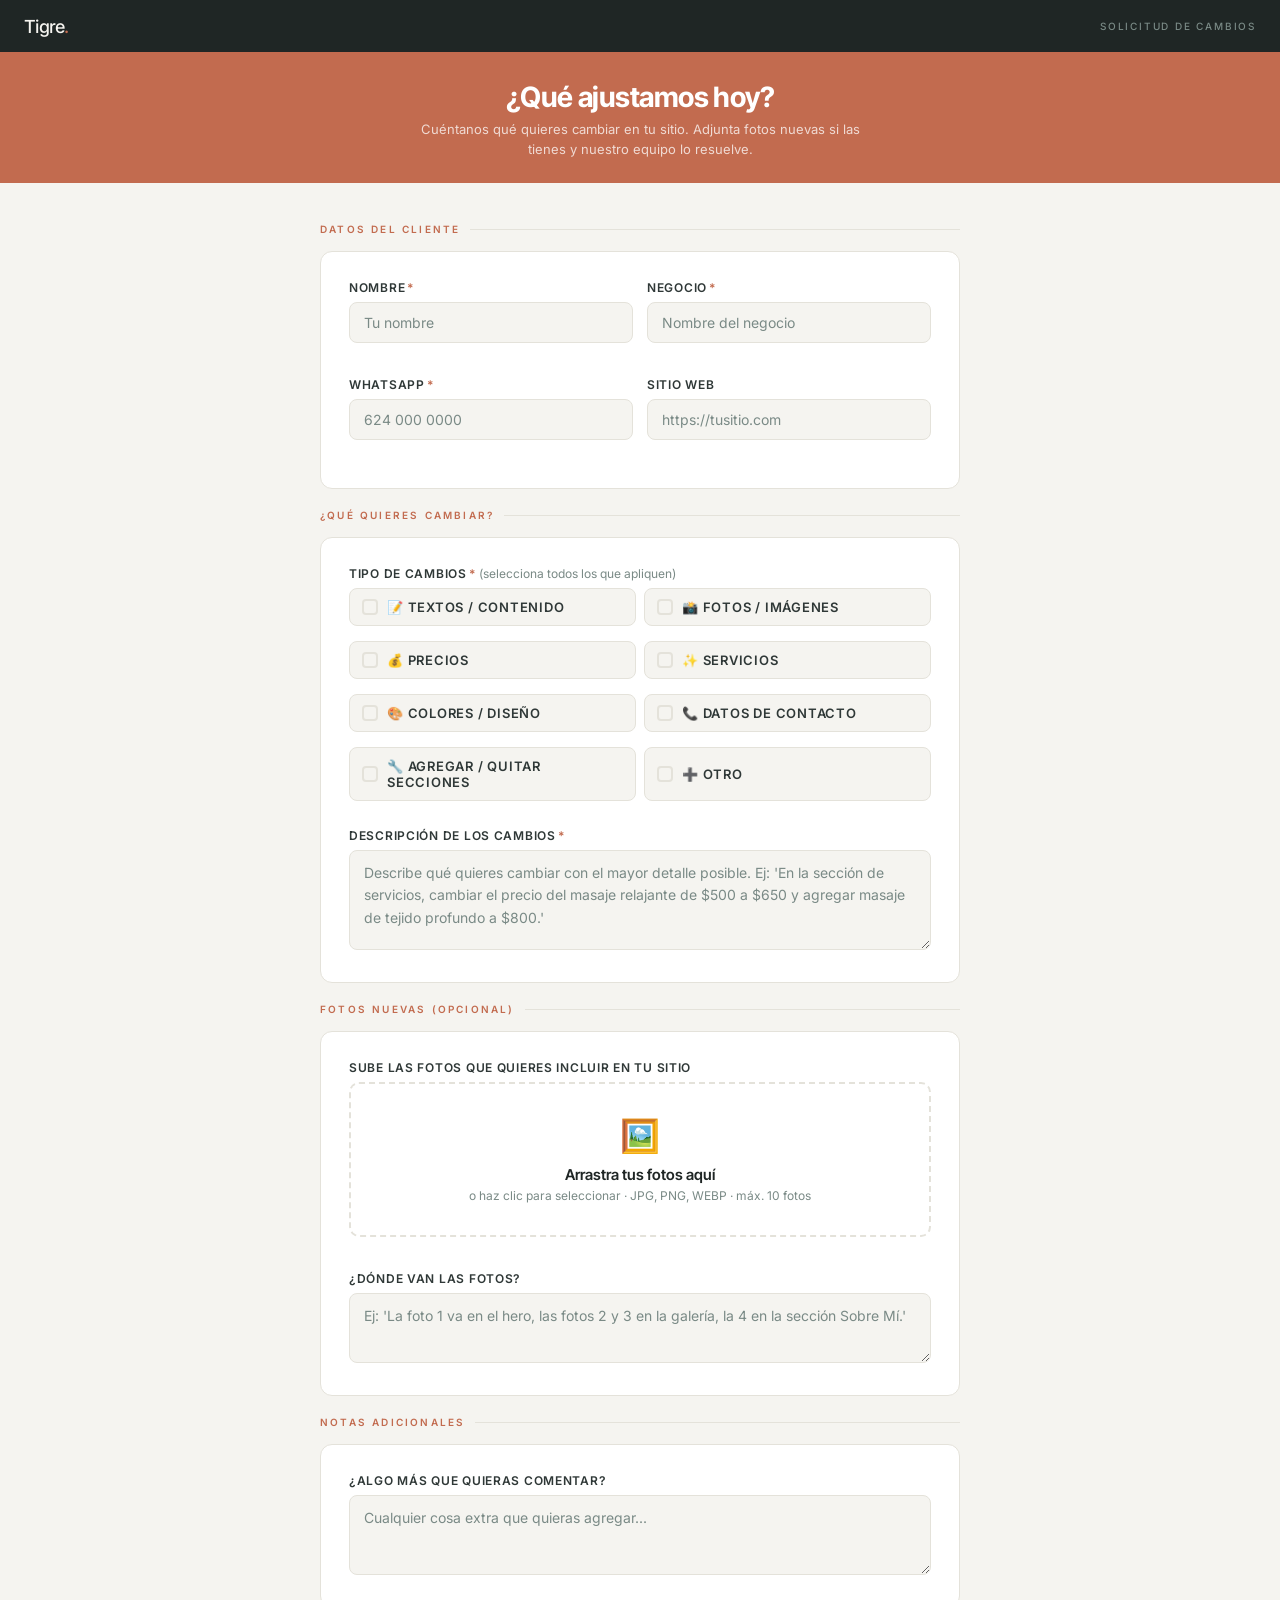
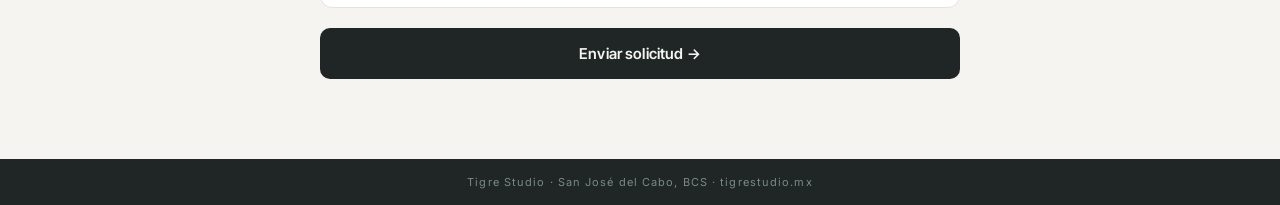
<file: formulario-cambios/index.html>
<!DOCTYPE html>
<html lang="es">
<head>
<meta charset="UTF-8">
<meta name="viewport" content="width=device-width, initial-scale=1.0">
<title>Solicitud de Cambios · Tigre Studio</title>
<link rel="preconnect" href="https://fonts.googleapis.com">
<link rel="preconnect" href="https://fonts.gstatic.com" crossorigin>
<link href="https://fonts.googleapis.com/css2?family=Inter:wght@300;400;500;600&family=Inter+Tight:wght@400;500;600;700&display=swap" rel="stylesheet">
<style>
  *, *::before, *::after { box-sizing: border-box; margin: 0; padding: 0; }

  :root {
    --paper:  #F5F4F0;
    --bone:   #E4E2DA;
    --ink:    #1F2625;
    --ink2:   #2F3837;
    --muted:  #7A8A86;
    --amber:  #C26B4F;
    --amber2: #D88F75;
    --white:  #ffffff;
    --error:  #B94040;
  }

  html { scroll-behavior: smooth; -webkit-font-smoothing: antialiased; }

  body {
    font-family: 'Inter', sans-serif;
    background: var(--paper);
    color: var(--ink);
    min-height: 100vh;
  }

  /* ── NAV ── */
  nav {
    background: var(--ink);
    padding: 0 24px;
    height: 52px;
    display: flex;
    align-items: center;
    justify-content: space-between;
    position: sticky;
    top: 0;
    z-index: 10;
  }
  .wordmark {
    font-family: 'Inter', sans-serif;
    font-size: 18px;
    font-weight: 500;
    letter-spacing: -0.04em;
    color: var(--paper);
  }
  .wordmark span { color: var(--amber); }
  .nav-tag {
    font-size: 10px;
    font-weight: 500;
    letter-spacing: 0.18em;
    text-transform: uppercase;
    color: var(--muted);
  }

  /* ── HERO BAND ── */
  .hero-band {
    background: var(--amber);
    padding: 28px 24px 24px;
    text-align: center;
  }
  .hero-band h1 {
    font-family: 'Inter Tight', sans-serif;
    font-size: clamp(20px, 4vw, 28px);
    font-weight: 700;
    color: var(--white);
    letter-spacing: -0.02em;
    margin-bottom: 6px;
  }
  .hero-band p {
    font-size: 13px;
    color: rgba(255,255,255,0.75);
    max-width: 480px;
    margin: 0 auto;
    line-height: 1.5;
  }

  /* ── LAYOUT ── */
  .container {
    max-width: 680px;
    margin: 0 auto;
    padding: 40px 20px 80px;
  }

  /* ── SECTION LABEL ── */
  .section-label {
    font-size: 10px;
    font-weight: 600;
    letter-spacing: 0.22em;
    text-transform: uppercase;
    color: var(--amber);
    margin-bottom: 16px;
    display: flex;
    align-items: center;
    gap: 10px;
  }
  .section-label::after {
    content: '';
    flex: 1;
    height: 1px;
    background: var(--bone);
  }

  /* ── CARD ── */
  .card {
    background: var(--white);
    border-radius: 12px;
    padding: 28px;
    margin-bottom: 20px;
    border: 1px solid var(--bone);
  }

  /* ── FORM FIELDS ── */
  .field { margin-bottom: 20px; }
  .field:last-child { margin-bottom: 0; }

  label {
    display: block;
    font-size: 12px;
    font-weight: 600;
    letter-spacing: 0.06em;
    text-transform: uppercase;
    color: var(--ink2);
    margin-bottom: 7px;
  }
  label .req { color: var(--amber); margin-left: 2px; }

  input[type="text"],
  input[type="email"],
  input[type="tel"],
  input[type="url"],
  select,
  textarea {
    width: 100%;
    background: var(--paper);
    border: 1.5px solid var(--bone);
    border-radius: 8px;
    padding: 11px 14px;
    font-family: 'Inter', sans-serif;
    font-size: 14px;
    color: var(--ink);
    transition: border-color 0.2s;
    outline: none;
    -webkit-appearance: none;
  }
  input:focus, select:focus, textarea:focus {
    border-color: var(--amber);
    background: var(--white);
  }
  textarea { resize: vertical; min-height: 100px; line-height: 1.6; }
  ::placeholder { color: var(--muted); }

  .field-row {
    display: grid;
    grid-template-columns: 1fr 1fr;
    gap: 14px;
  }
  @media (max-width: 520px) { .field-row { grid-template-columns: 1fr; } }

  /* ── CHECKBOXES ── */
  .check-grid {
    display: grid;
    grid-template-columns: 1fr 1fr;
    gap: 8px;
  }
  @media (max-width: 400px) { .check-grid { grid-template-columns: 1fr; } }

  .check-item {
    display: flex;
    align-items: center;
    gap: 9px;
    background: var(--paper);
    border: 1.5px solid var(--bone);
    border-radius: 8px;
    padding: 10px 12px;
    cursor: pointer;
    transition: border-color 0.2s, background 0.2s;
    font-size: 13px;
    color: var(--ink2);
    user-select: none;
  }
  .check-item:hover { border-color: var(--amber2); }
  .check-item input[type="checkbox"] { display: none; }
  .check-item .box {
    width: 16px; height: 16px;
    border: 2px solid var(--bone);
    border-radius: 4px;
    flex-shrink: 0;
    display: flex; align-items: center; justify-content: center;
    transition: all 0.15s;
  }
  .check-item input:checked ~ .box {
    background: var(--amber);
    border-color: var(--amber);
  }
  .check-item input:checked ~ .box::after {
    content: '';
    width: 4px; height: 7px;
    border: 2px solid white;
    border-top: none; border-left: none;
    transform: rotate(45deg) translate(-1px, -1px);
    display: block;
  }

  /* ── PHOTO UPLOAD ── */
  .drop-zone {
    border: 2px dashed var(--bone);
    border-radius: 10px;
    padding: 32px 20px;
    text-align: center;
    cursor: pointer;
    transition: border-color 0.2s, background 0.2s;
    position: relative;
  }
  .drop-zone:hover, .drop-zone.drag-over {
    border-color: var(--amber);
    background: rgba(194,107,79,0.04);
  }
  .drop-zone input[type="file"] {
    position: absolute; inset: 0;
    opacity: 0; cursor: pointer; width: 100%; height: 100%;
  }
  .drop-icon { font-size: 32px; margin-bottom: 10px; }
  .drop-title {
    font-family: 'Inter Tight', sans-serif;
    font-size: 15px;
    font-weight: 600;
    color: var(--ink);
    margin-bottom: 4px;
  }
  .drop-hint { font-size: 12px; color: var(--muted); }

  .preview-grid {
    display: grid;
    grid-template-columns: repeat(auto-fill, minmax(80px, 1fr));
    gap: 8px;
    margin-top: 14px;
  }
  .preview-item {
    position: relative;
    aspect-ratio: 1;
    border-radius: 8px;
    overflow: hidden;
    border: 1.5px solid var(--bone);
  }
  .preview-item img {
    width: 100%; height: 100%;
    object-fit: cover;
  }
  .preview-item .remove-btn {
    position: absolute; top: 4px; right: 4px;
    width: 20px; height: 20px;
    background: rgba(0,0,0,0.55);
    border: none; border-radius: 50%;
    color: white; font-size: 11px;
    cursor: pointer; display: flex;
    align-items: center; justify-content: center;
    line-height: 1;
  }
  .photo-count {
    font-size: 12px;
    color: var(--muted);
    margin-top: 8px;
    text-align: center;
  }

  /* ── PRIORIDAD ── */
  .priority-opts {
    display: flex;
    gap: 10px;
  }
  .priority-opt { flex: 1; }
  .priority-opt input[type="radio"] { display: none; }
  .priority-opt label {
    display: flex;
    flex-direction: column;
    align-items: center;
    gap: 4px;
    padding: 12px 8px;
    background: var(--paper);
    border: 1.5px solid var(--bone);
    border-radius: 8px;
    cursor: pointer;
    text-align: center;
    transition: all 0.15s;
    text-transform: none;
    letter-spacing: 0;
    font-size: 13px;
    font-weight: 500;
    color: var(--ink2);
  }
  .priority-opt input:checked + label {
    border-color: var(--amber);
    background: rgba(194,107,79,0.07);
    color: var(--amber);
  }
  .priority-opt label .emoji { font-size: 20px; }

  /* ── SUBMIT ── */
  .submit-btn {
    width: 100%;
    background: var(--ink);
    color: var(--paper);
    border: none;
    border-radius: 10px;
    padding: 16px;
    font-family: 'Inter Tight', sans-serif;
    font-size: 15px;
    font-weight: 600;
    letter-spacing: 0.01em;
    cursor: pointer;
    transition: background 0.2s, transform 0.1s;
    display: flex;
    align-items: center;
    justify-content: center;
    gap: 8px;
    margin-top: 8px;
  }
  .submit-btn:hover { background: var(--ink2); }
  .submit-btn:active { transform: scale(0.99); }
  .submit-btn:disabled { opacity: 0.5; cursor: not-allowed; }

  /* ── SUCCESS STATE ── */
  .success-screen {
    display: none;
    text-align: center;
    padding: 60px 20px;
  }
  .success-screen.visible { display: block; }
  .success-icon { font-size: 52px; margin-bottom: 20px; }
  .success-screen h2 {
    font-family: 'Inter Tight', sans-serif;
    font-size: 24px;
    font-weight: 700;
    color: var(--ink);
    margin-bottom: 10px;
    letter-spacing: -0.02em;
  }
  .success-screen p { font-size: 14px; color: var(--muted); line-height: 1.6; max-width: 380px; margin: 0 auto 28px; }
  .wa-btn {
    display: inline-flex;
    align-items: center;
    gap: 8px;
    background: #25D366;
    color: white;
    border-radius: 10px;
    padding: 14px 28px;
    font-size: 15px;
    font-weight: 600;
    text-decoration: none;
    transition: opacity 0.2s;
  }
  .wa-btn:hover { opacity: 0.88; }

  /* ── FOOTER ── */
  footer {
    background: var(--ink);
    text-align: center;
    padding: 16px;
    font-size: 11px;
    color: var(--muted);
    letter-spacing: 0.1em;
  }
</style>
</head>
<body>

<!-- NAV -->
<nav>
  <div class="wordmark">Tigre<span>.</span></div>
  <div class="nav-tag">Solicitud de cambios</div>
</nav>

<!-- HERO -->
<div class="hero-band">
  <h1>¿Qué ajustamos hoy?</h1>
  <p>Cuéntanos qué quieres cambiar en tu sitio. Adjunta fotos nuevas si las tienes y nuestro equipo lo resuelve.</p>
</div>

<!-- MAIN FORM -->
<div class="container">

  <!-- SUCCESS -->
  <div class="success-screen" id="successScreen">
    <div class="success-icon">✅</div>
    <h2>¡Solicitud enviada!</h2>
    <p>Recibimos tus cambios. Te contactamos por WhatsApp en menos de 24 horas para confirmar y coordinar.</p>
    <a class="wa-btn" id="waFollowup" href="#" target="_blank">
      <svg width="18" height="18" viewBox="0 0 24 24" fill="currentColor"><path d="M17.472 14.382c-.297-.149-1.758-.867-2.03-.967-.273-.099-.471-.148-.67.15-.197.297-.767.966-.94 1.164-.173.199-.347.223-.644.075-.297-.15-1.255-.463-2.39-1.475-.883-.788-1.48-1.761-1.653-2.059-.173-.297-.018-.458.13-.606.134-.133.298-.347.446-.52.149-.174.198-.298.298-.497.099-.198.05-.371-.025-.52-.075-.149-.669-1.612-.916-2.207-.242-.579-.487-.5-.669-.51-.173-.008-.371-.01-.57-.01-.198 0-.52.074-.792.372-.272.297-1.04 1.016-1.04 2.479 0 1.462 1.065 2.875 1.213 3.074.149.198 2.096 3.2 5.077 4.487.709.306 1.262.489 1.694.625.712.227 1.36.195 1.871.118.571-.085 1.758-.719 2.006-1.413.248-.694.248-1.289.173-1.413-.074-.124-.272-.198-.57-.347m-5.421 7.403h-.004a9.87 9.87 0 01-5.031-1.378l-.361-.214-3.741.982.998-3.648-.235-.374a9.86 9.86 0 01-1.51-5.26c.001-5.45 4.436-9.884 9.888-9.884 2.64 0 5.122 1.03 6.988 2.898a9.825 9.825 0 012.893 6.994c-.003 5.45-4.437 9.884-9.885 9.884m8.413-18.297A11.815 11.815 0 0012.05 0C5.495 0 .16 5.335.157 11.892c0 2.096.547 4.142 1.588 5.945L.057 24l6.305-1.654a11.882 11.882 0 005.683 1.448h.005c6.554 0 11.89-5.335 11.893-11.893a11.821 11.821 0 00-3.48-8.413z"/></svg>
      Enviar fotos por WhatsApp
    </a>
  </div>

  <div id="formWrapper">

    <!-- SECCIÓN 1: DATOS -->
    <div class="section-label">Datos del cliente</div>
    <div class="card">
      <div class="field-row">
        <div class="field">
          <label>Nombre<span class="req">*</span></label>
          <input type="text" id="nombre" placeholder="Tu nombre" required>
        </div>
        <div class="field">
          <label>Negocio<span class="req">*</span></label>
          <input type="text" id="negocio" placeholder="Nombre del negocio" required>
        </div>
      </div>
      <div class="field-row" style="margin-top:14px">
        <div class="field">
          <label>WhatsApp<span class="req">*</span></label>
          <input type="tel" id="whatsapp" placeholder="624 000 0000" required>
        </div>
        <div class="field">
          <label>Sitio web</label>
          <input type="url" id="sitio" placeholder="https://tusitio.com">
        </div>
      </div>
    </div>

    <!-- SECCIÓN 2: TIPO DE CAMBIOS -->
    <div class="section-label">¿Qué quieres cambiar?</div>
    <div class="card">
      <div class="field">
        <label>Tipo de cambios<span class="req">*</span> <span style="font-weight:400;text-transform:none;letter-spacing:0;color:var(--muted)">(selecciona todos los que apliquen)</span></label>
        <div class="check-grid" id="tiposCambio">
          <label class="check-item"><input type="checkbox" value="textos"><div class="box"></div>📝 Textos / Contenido</label>
          <label class="check-item"><input type="checkbox" value="fotos"><div class="box"></div>📸 Fotos / Imágenes</label>
          <label class="check-item"><input type="checkbox" value="precios"><div class="box"></div>💰 Precios</label>
          <label class="check-item"><input type="checkbox" value="servicios"><div class="box"></div>✨ Servicios</label>
          <label class="check-item"><input type="checkbox" value="colores"><div class="box"></div>🎨 Colores / Diseño</label>
          <label class="check-item"><input type="checkbox" value="contacto"><div class="box"></div>📞 Datos de contacto</label>
          <label class="check-item"><input type="checkbox" value="secciones"><div class="box"></div>🔧 Agregar / quitar secciones</label>
          <label class="check-item"><input type="checkbox" value="otro"><div class="box"></div>➕ Otro</label>
        </div>
      </div>

      <div class="field" style="margin-top:20px">
        <label>Descripción de los cambios<span class="req">*</span></label>
        <textarea id="descripcion" placeholder="Describe qué quieres cambiar con el mayor detalle posible. Ej: 'En la sección de servicios, cambiar el precio del masaje relajante de $500 a $650 y agregar masaje de tejido profundo a $800.'"></textarea>
      </div>
    </div>

    <!-- SECCIÓN 3: FOTOS -->
    <div class="section-label">Fotos nuevas (opcional)</div>
    <div class="card">
      <div class="field">
        <label>Sube las fotos que quieres incluir en tu sitio</label>
        <div class="drop-zone" id="dropZone">
          <input type="file" id="fileInput" accept="image/*" multiple>
          <div class="drop-icon">🖼️</div>
          <div class="drop-title">Arrastra tus fotos aquí</div>
          <div class="drop-hint">o haz clic para seleccionar · JPG, PNG, WEBP · máx. 10 fotos</div>
        </div>
        <div class="preview-grid" id="previewGrid"></div>
        <div class="photo-count" id="photoCount"></div>
      </div>
      <div class="field">
        <label>¿Dónde van las fotos?</label>
        <textarea id="fotosNotas" placeholder="Ej: 'La foto 1 va en el hero, las fotos 2 y 3 en la galería, la 4 en la sección Sobre Mí.'" style="min-height:70px"></textarea>
      </div>
    </div>

    <!-- SECCIÓN 4: NOTAS -->
    <div class="section-label">Notas adicionales</div>
    <div class="card">
      <div class="field">
        <label>¿Algo más que quieras comentar?</label>
        <textarea id="notas" placeholder="Cualquier cosa extra que quieras agregar..." style="min-height:80px"></textarea>
      </div>
    </div>

    <button class="submit-btn" id="submitBtn" onclick="handleSubmit()">
      Enviar solicitud →
    </button>
  </div><!-- /formWrapper -->

</div><!-- /container -->

<footer>Tigre Studio · San José del Cabo, BCS · tigrestudio.mx</footer>

<script>
(function () {
  'use strict';

  var files = [];

  /* ── Drag & drop ── */
  var dropZone = document.getElementById('dropZone');
  var fileInput = document.getElementById('fileInput');

  dropZone.addEventListener('dragover', function (e) {
    e.preventDefault();
    dropZone.classList.add('drag-over');
  });
  dropZone.addEventListener('dragleave', function () {
    dropZone.classList.remove('drag-over');
  });
  dropZone.addEventListener('drop', function (e) {
    e.preventDefault();
    dropZone.classList.remove('drag-over');
    addFiles(Array.from(e.dataTransfer.files));
  });
  fileInput.addEventListener('change', function () {
    addFiles(Array.from(fileInput.files));
    fileInput.value = '';
  });

  function addFiles(newFiles) {
    var imgs = newFiles.filter(function (f) { return f.type.startsWith('image/'); });
    imgs.forEach(function (f) {
      if (files.length >= 10) return;
      files.push(f);
      renderPreview(f, files.length - 1);
    });
    updateCount();
  }

  function renderPreview(file, idx) {
    var reader = new FileReader();
    reader.onload = function (e) {
      var grid = document.getElementById('previewGrid');
      var item = document.createElement('div');
      item.className = 'preview-item';
      item.dataset.idx = idx;
      item.innerHTML = '<img src="' + e.target.result + '" alt="preview"><button class="remove-btn" onclick="removeFile(' + idx + ')">✕</button>';
      grid.appendChild(item);
    };
    reader.readAsDataURL(file);
  }

  window.removeFile = function (idx) {
    files[idx] = null;
    var item = document.querySelector('[data-idx="' + idx + '"]');
    if (item) item.remove();
    updateCount();
  };

  function updateCount() {
    var active = files.filter(Boolean).length;
    var el = document.getElementById('photoCount');
    el.textContent = active > 0 ? active + ' foto' + (active > 1 ? 's' : '') + ' seleccionada' + (active > 1 ? 's' : '') : '';
  }

  /* ── Checkbox toggle ── */
  document.querySelectorAll('.check-item').forEach(function (item) {
    item.addEventListener('click', function () {
      var cb = item.querySelector('input[type="checkbox"]');
      cb.checked = !cb.checked;
    });
  });

  /* ── Submit ── */
  window.handleSubmit = function () {
    var nombre    = document.getElementById('nombre').value.trim();
    var negocio   = document.getElementById('negocio').value.trim();
    var wa        = document.getElementById('whatsapp').value.trim();
    var sitio     = document.getElementById('sitio').value.trim();
    var desc      = document.getElementById('descripcion').value.trim();
    var fotosN    = document.getElementById('fotosNotas').value.trim();
    var notas     = document.getElementById('notas').value.trim();

    if (!nombre || !negocio || !wa || !desc) {
      alert('Por favor completa los campos obligatorios (*)');
      return;
    }

    var tipos = [];
    document.querySelectorAll('#tiposCambio input:checked').forEach(function (cb) {
      tipos.push(cb.parentElement.textContent.trim());
    });
    if (!tipos.length) {
      alert('Selecciona al menos un tipo de cambio');
      return;
    }

    var activeFiles = files.filter(Boolean);

    var lines = [
      '📋 *Solicitud de Cambios — Tigre Studio*',
      '',
      '👤 *Cliente:* ' + nombre,
      '🏢 *Negocio:* ' + negocio,
      '📱 *WhatsApp:* ' + wa,
      sitio ? '🌐 *Sitio:* ' + sitio : '',
      '',
      '🔧 *Tipo de cambios:*',
      tipos.map(function (t) { return '  · ' + t; }).join('\n'),
      '',
      '📝 *Descripción:*',
      desc,
      fotosN ? '\n📸 *Notas de fotos:*\n' + fotosN : '',
      activeFiles.length ? '\n🖼️ *Fotos adjuntas:* ' + activeFiles.length + ' (se envían en este chat)' : '',
      notas ? '\n💬 *Notas adicionales:*\n' + notas : '',
    ].filter(function (l) { return l !== ''; }).join('\n');

    var waUrl = 'https://wa.me/526122017135?text=' + encodeURIComponent(lines);
    document.getElementById('waFollowup').href = waUrl;

    document.getElementById('formWrapper').style.display = 'none';
    document.getElementById('successScreen').style.display = 'block';

    if (activeFiles.length > 0) {
      setTimeout(function () { window.open(waUrl, '_blank'); }, 400);
    } else {
      window.open(waUrl, '_blank');
    }
  };

})();
</script>
</body>
</html>
</file>
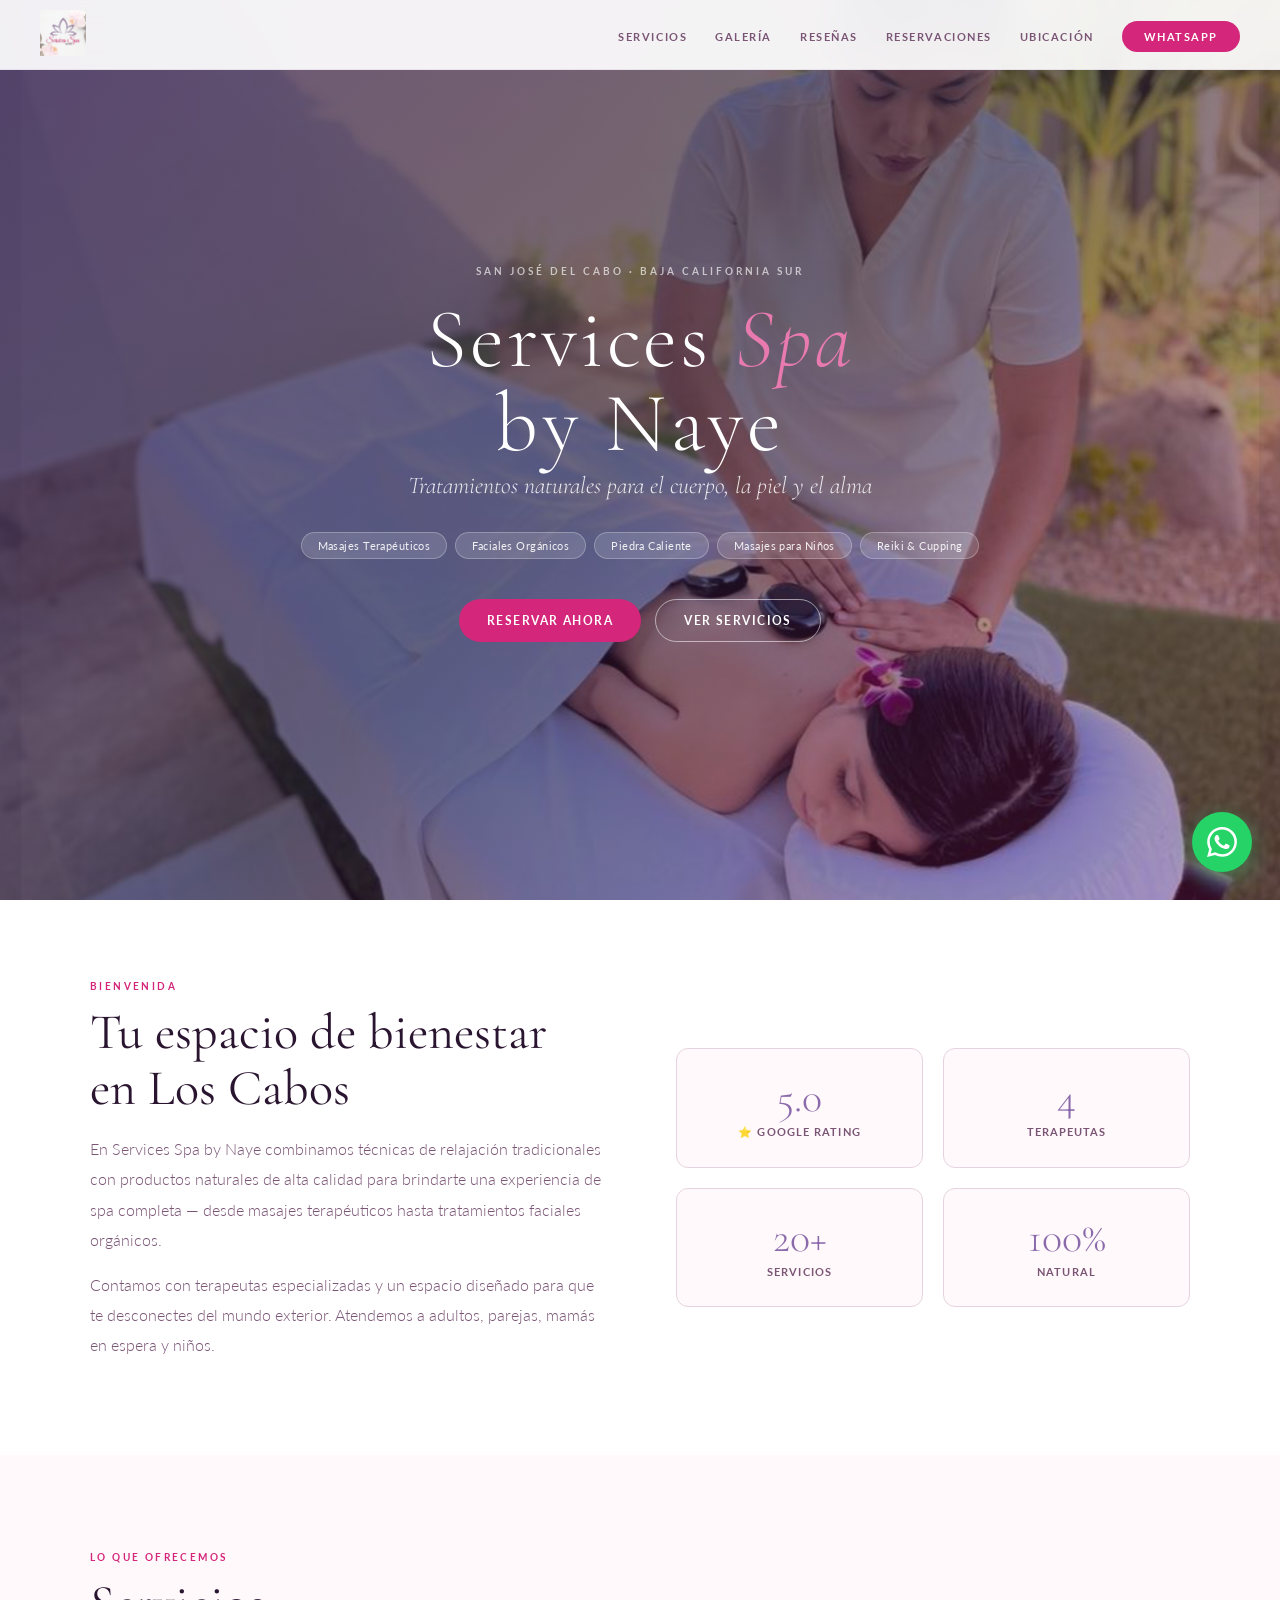
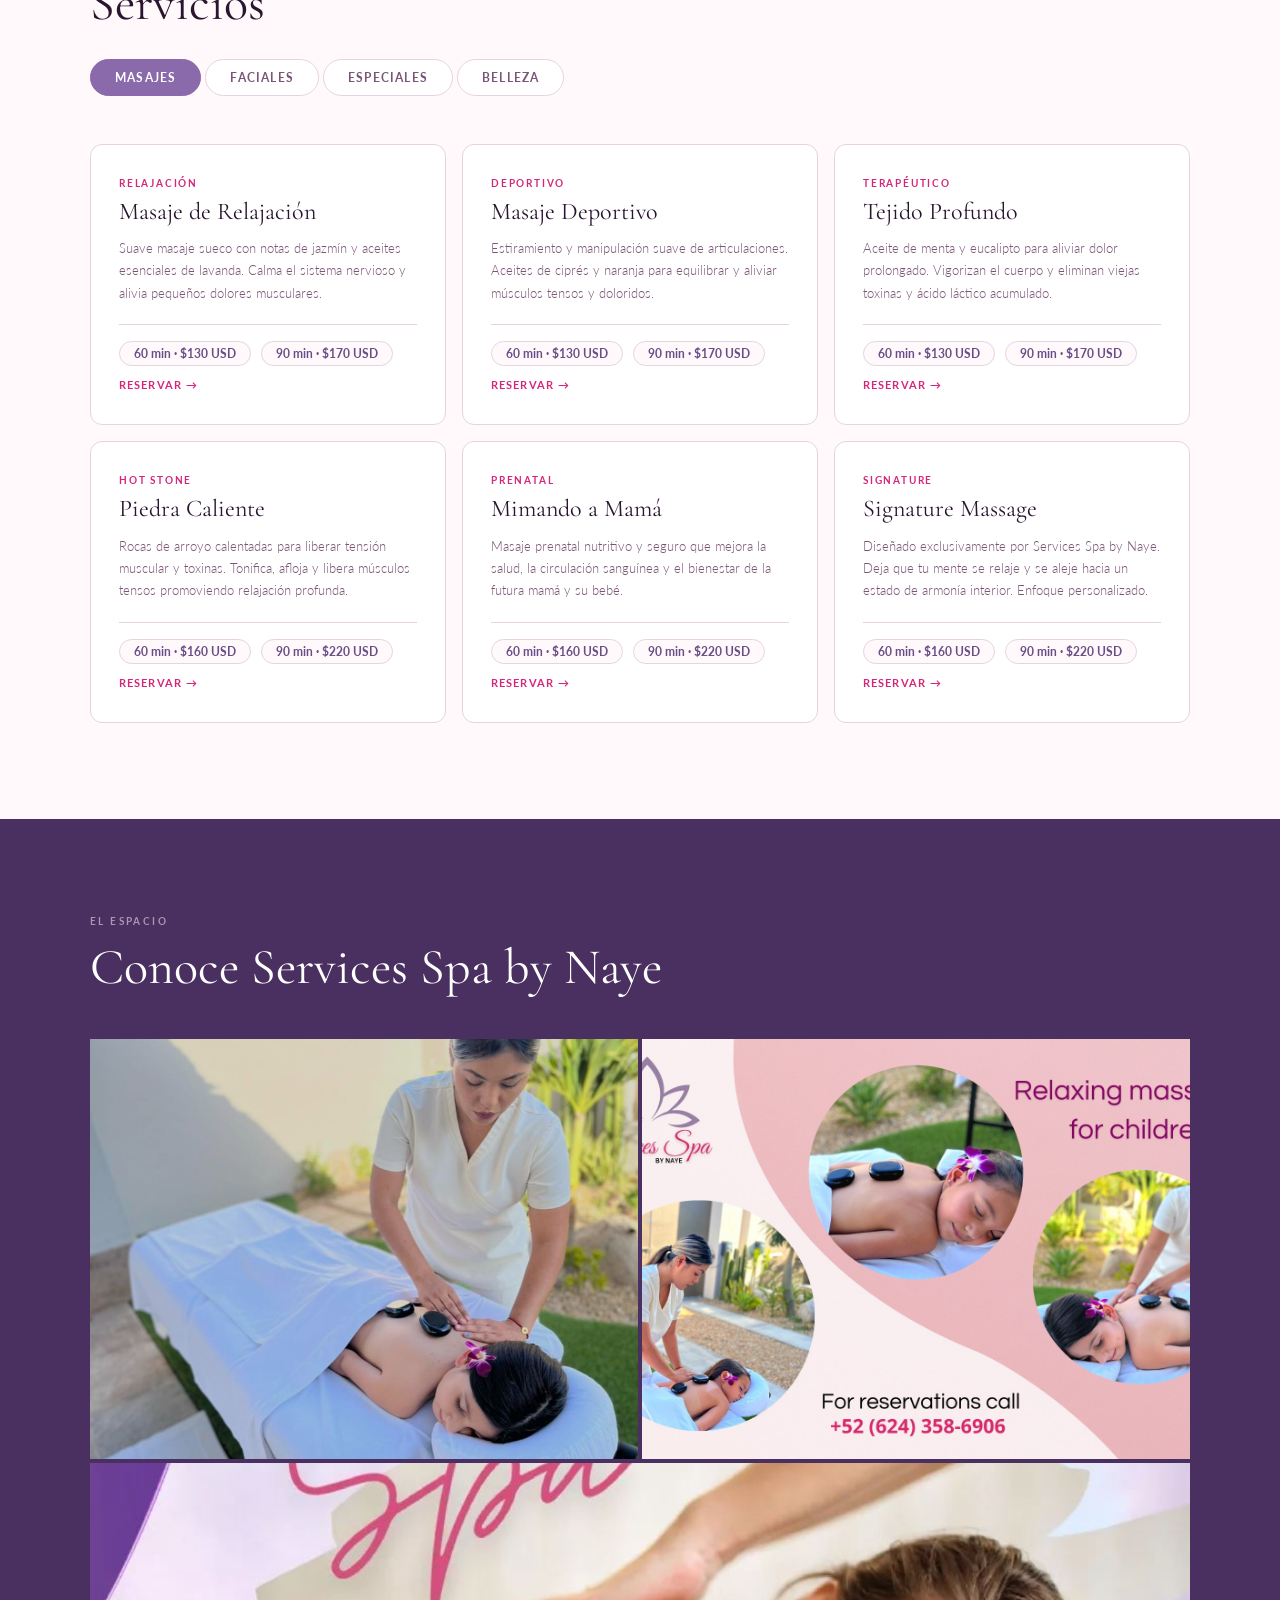
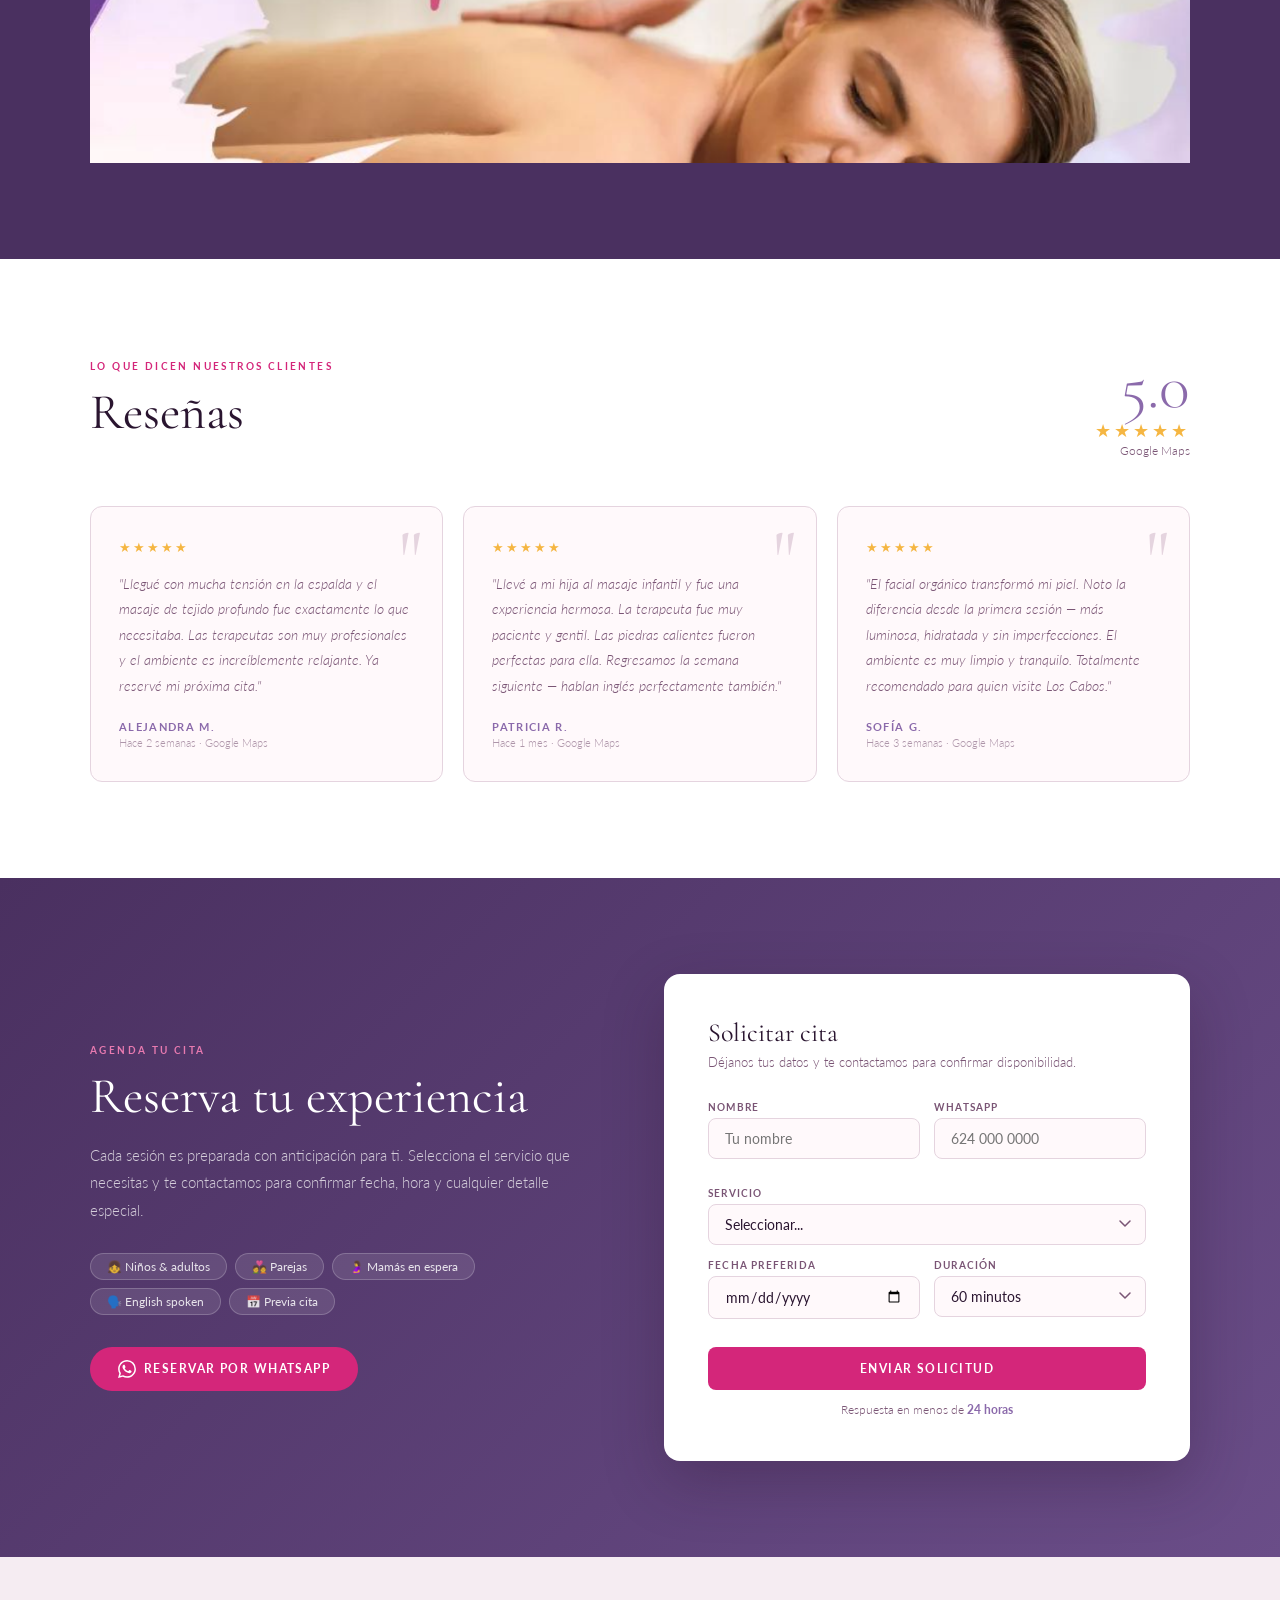
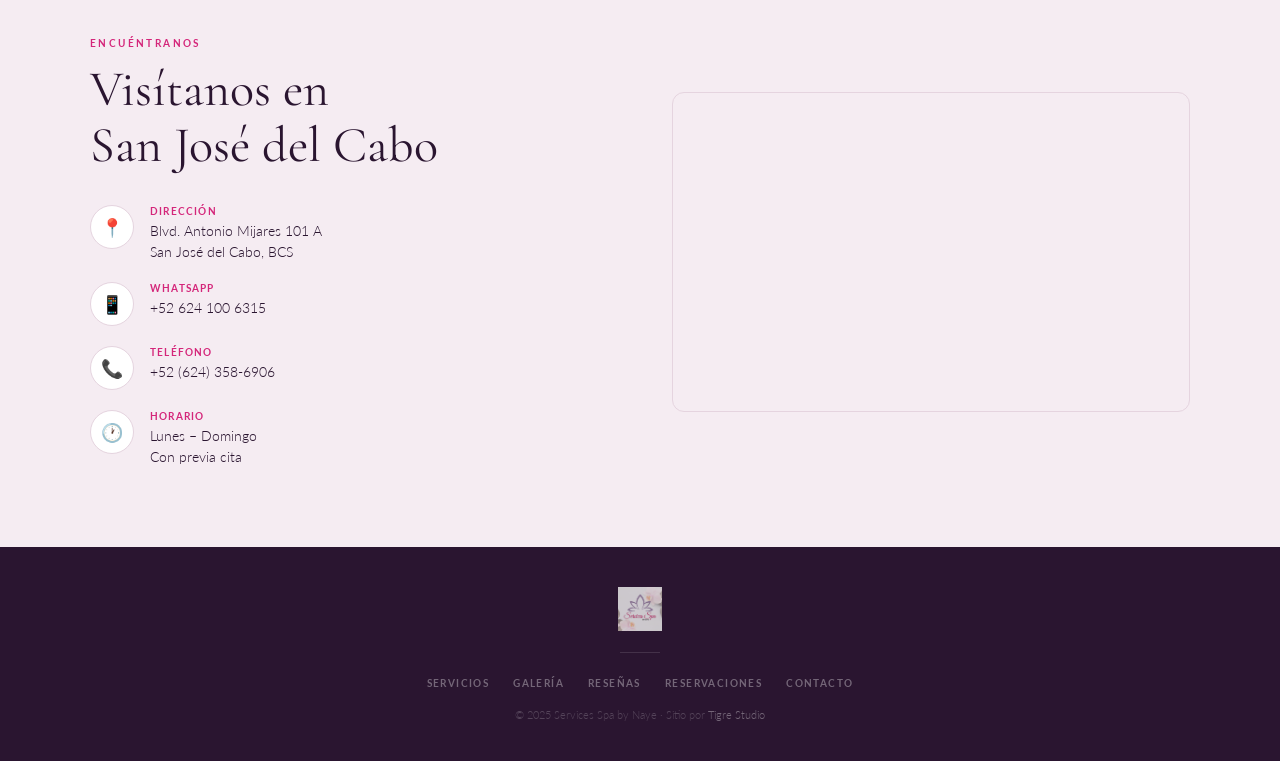
<file: spa-by-naye/index.html>
<!DOCTYPE html>
<html lang="es">
<head>
<meta charset="UTF-8">
<meta name="viewport" content="width=device-width, initial-scale=1.0">
<title>Services Spa by Naye · San José del Cabo</title>
<link rel="preconnect" href="https://fonts.googleapis.com">
<link rel="preconnect" href="https://fonts.gstatic.com" crossorigin>
<link href="https://fonts.googleapis.com/css2?family=Cormorant+Garamond:ital,wght@0,300;0,400;0,500;1,300;1,400&family=Lato:wght@300;400;700&display=swap" rel="stylesheet">

<style>
  :root {
    --purple:       #8B6AAB;
    --purple-dark:  #6A4D88;
    --purple-deep:  #4A3060;
    --pink:         #D4267A;
    --pink-light:   #E87AB0;
    --cream:        #FFF9FB;
    --cream-dark:   #F5ECF2;
    --cream-mid:    #E5D4DF;
    --text-dark:    #2A1530;
    --text-mid:     #7A5575;
    --white:        #FFFFFF;
  }

  *, *::before, *::after { box-sizing: border-box; margin: 0; padding: 0; }
  html { scroll-behavior: smooth; }
  body {
    font-family: 'Lato', sans-serif;
    background: var(--cream);
    color: var(--text-dark);
    overflow-x: hidden;
  }
  h1, h2, h3, h4 {
    font-family: 'Cormorant Garamond', serif;
    font-weight: 400;
    line-height: 1.15;
  }

  /* ── NAV ────────────────────────────────────────── */
  nav {
    position: fixed;
    top: 0; left: 0; right: 0;
    z-index: 100;
    display: flex;
    align-items: center;
    justify-content: space-between;
    padding: 0 40px;
    height: 70px;
    background: rgba(255,255,255,0.92);
    backdrop-filter: blur(16px);
    border-bottom: 1px solid rgba(139,106,171,0.12);
    transition: box-shadow 0.3s;
  }
  nav.scrolled { box-shadow: 0 4px 24px rgba(74,48,96,0.1); }

  .nav-logo img { height: 46px; width: auto; object-fit: contain; }

  .nav-links { display: flex; align-items: center; gap: 28px; list-style: none; }
  .nav-links a {
    font-size: 11px;
    font-weight: 700;
    letter-spacing: 0.14em;
    text-transform: uppercase;
    color: var(--text-mid);
    text-decoration: none;
    transition: color 0.2s;
  }
  .nav-links a:hover { color: var(--purple); }
  .nav-cta {
    background: var(--pink) !important;
    color: white !important;
    padding: 9px 22px;
    border-radius: 100px;
  }
  .nav-cta:hover { background: #B81E68 !important; }

  /* ── HERO ───────────────────────────────────────── */
  #hero {
    position: relative;
    height: 100vh;
    min-height: 640px;
    display: flex;
    align-items: center;
    justify-content: center;
    overflow: hidden;
  }
  .hero-bg {
    position: absolute;
    inset: 0;
    background-image: url('fotos/hero.jpg');
    background-size: cover;
    background-position: center 30%;
  }
  .hero-overlay {
    position: absolute;
    inset: 0;
    background: linear-gradient(
      135deg,
      rgba(74,48,96,0.78) 0%,
      rgba(42,21,48,0.55) 50%,
      rgba(212,38,122,0.25) 100%
    );
  }
  .hero-content {
    position: relative;
    z-index: 2;
    text-align: center;
    padding: 0 24px;
    max-width: 760px;
  }
  .hero-eyebrow {
    display: inline-block;
    font-size: 10px;
    font-weight: 700;
    letter-spacing: 0.3em;
    text-transform: uppercase;
    color: rgba(255,255,255,0.65);
    margin-bottom: 20px;
    opacity: 0;
    animation: fadeUp 0.9s 0.2s forwards;
  }
  .hero-title {
    font-family: 'Cormorant Garamond', serif;
    font-size: clamp(44px, 8vw, 84px);
    font-weight: 300;
    color: white;
    line-height: 1.0;
    letter-spacing: 0.04em;
    margin-bottom: 6px;
    opacity: 0;
    animation: fadeUp 0.9s 0.35s forwards;
  }
  .hero-title em {
    font-style: italic;
    color: var(--pink-light);
  }
  .hero-tagline {
    font-family: 'Cormorant Garamond', serif;
    font-size: clamp(17px, 2.5vw, 24px);
    font-weight: 300;
    font-style: italic;
    color: rgba(255,255,255,0.85);
    margin-bottom: 32px;
    opacity: 0;
    animation: fadeUp 0.9s 0.5s forwards;
  }
  .hero-pills {
    display: flex;
    flex-wrap: wrap;
    gap: 8px;
    justify-content: center;
    margin-bottom: 40px;
    opacity: 0;
    animation: fadeUp 0.9s 0.65s forwards;
  }
  .hero-pill {
    background: rgba(255,255,255,0.14);
    backdrop-filter: blur(8px);
    border: 1px solid rgba(255,255,255,0.25);
    border-radius: 100px;
    padding: 6px 16px;
    font-size: 11px;
    font-weight: 400;
    color: rgba(255,255,255,0.9);
    letter-spacing: 0.04em;
  }
  .hero-actions {
    display: flex;
    gap: 14px;
    justify-content: center;
    flex-wrap: wrap;
    opacity: 0;
    animation: fadeUp 0.9s 0.8s forwards;
  }
  @keyframes fadeUp {
    from { opacity:0; transform:translateY(20px); }
    to   { opacity:1; transform:translateY(0); }
  }

  /* ── BOTONES ────────────────────────────────────── */
  .btn {
    display: inline-flex;
    align-items: center;
    gap: 8px;
    padding: 13px 28px;
    font-family: 'Lato', sans-serif;
    font-size: 12px;
    font-weight: 700;
    letter-spacing: 0.12em;
    text-transform: uppercase;
    text-decoration: none;
    border: none;
    cursor: pointer;
    transition: all 0.25s;
    border-radius: 100px;
  }
  .btn-primary { background: var(--pink); color: white; }
  .btn-primary:hover { background: #B81E68; transform: translateY(-2px); box-shadow: 0 8px 24px rgba(212,38,122,0.4); }
  .btn-purple { background: var(--purple); color: white; }
  .btn-purple:hover { background: var(--purple-dark); transform: translateY(-2px); box-shadow: 0 8px 24px rgba(139,106,171,0.4); }
  .btn-outline { background: transparent; color: white; border: 1.5px solid rgba(255,255,255,0.55); }
  .btn-outline:hover { background: rgba(255,255,255,0.12); border-color: white; transform: translateY(-2px); }

  /* ── SECCIONES ──────────────────────────────────── */
  section { padding: 96px 24px; }
  .section-label {
    display: block;
    font-size: 10px;
    font-weight: 700;
    letter-spacing: 0.24em;
    text-transform: uppercase;
    color: var(--pink);
    margin-bottom: 12px;
  }
  .section-title {
    font-size: clamp(32px, 5vw, 50px);
    font-weight: 400;
    line-height: 1.12;
    margin-bottom: 18px;
    color: var(--text-dark);
  }

  /* ── INTRO ──────────────────────────────────────── */
  #intro {
    background: var(--white);
    padding: 80px 24px;
  }
  .intro-inner {
    max-width: 1100px;
    margin: 0 auto;
    display: grid;
    grid-template-columns: 1fr 1fr;
    gap: 72px;
    align-items: center;
  }
  .intro-text p {
    font-size: 16px;
    line-height: 1.9;
    color: var(--text-mid);
    margin-bottom: 14px;
    font-weight: 300;
  }
  .intro-stats {
    display: grid;
    grid-template-columns: 1fr 1fr;
    gap: 20px;
  }
  .stat-card {
    background: var(--cream);
    border: 1px solid var(--cream-mid);
    border-radius: 12px;
    padding: 28px 24px;
    text-align: center;
    transition: border-color 0.2s, transform 0.2s;
  }
  .stat-card:hover { border-color: var(--purple); transform: translateY(-3px); }
  .stat-num {
    font-family: 'Cormorant Garamond', serif;
    font-size: 42px;
    font-weight: 300;
    color: var(--purple);
    display: block;
    line-height: 1;
  }
  .stat-label {
    font-size: 11px;
    font-weight: 700;
    letter-spacing: 0.1em;
    text-transform: uppercase;
    color: var(--text-mid);
    margin-top: 6px;
    display: block;
  }

  /* ── SERVICIOS ──────────────────────────────────── */
  #servicios {
    background: var(--cream);
    padding: 96px 24px;
  }
  .servicios-header {
    max-width: 1100px;
    margin: 0 auto 48px;
  }
  .tabs {
    display: flex;
    gap: 4px;
    flex-wrap: wrap;
    margin-top: 28px;
  }
  .tab-btn {
    padding: 10px 24px;
    border-radius: 100px;
    border: 1.5px solid var(--cream-mid);
    background: white;
    font-family: 'Lato', sans-serif;
    font-size: 12px;
    font-weight: 700;
    letter-spacing: 0.1em;
    text-transform: uppercase;
    color: var(--text-mid);
    cursor: pointer;
    transition: all 0.2s;
  }
  .tab-btn:hover { border-color: var(--purple); color: var(--purple); }
  .tab-btn.active { background: var(--purple); border-color: var(--purple); color: white; }

  .tab-panel { display: none; }
  .tab-panel.active { display: block; }

  .servicios-grid {
    max-width: 1100px;
    margin: 0 auto;
    display: grid;
    grid-template-columns: repeat(3, 1fr);
    gap: 16px;
    margin-top: 32px;
  }
  .servicio-card {
    background: white;
    border-radius: 12px;
    padding: 32px 28px;
    border: 1px solid var(--cream-mid);
    transition: border-color 0.25s, transform 0.25s, box-shadow 0.25s;
    position: relative;
    overflow: hidden;
  }
  .servicio-card::before {
    content: '';
    position: absolute;
    top: 0; left: 0; right: 0;
    height: 3px;
    background: linear-gradient(90deg, var(--purple), var(--pink));
    transform: scaleX(0);
    transform-origin: left;
    transition: transform 0.35s;
  }
  .servicio-card:hover {
    border-color: transparent;
    transform: translateY(-4px);
    box-shadow: 0 12px 40px rgba(139,106,171,0.15);
  }
  .servicio-card:hover::before { transform: scaleX(1); }

  .servicio-cat {
    font-size: 10px;
    font-weight: 700;
    letter-spacing: 0.18em;
    text-transform: uppercase;
    color: var(--pink);
    margin-bottom: 10px;
    display: block;
  }
  .servicio-name {
    font-family: 'Cormorant Garamond', serif;
    font-size: 24px;
    font-weight: 400;
    color: var(--text-dark);
    line-height: 1.1;
    margin-bottom: 12px;
  }
  .servicio-desc {
    font-size: 13px;
    font-weight: 300;
    line-height: 1.72;
    color: var(--text-mid);
    margin-bottom: 20px;
  }
  .servicio-precio {
    display: flex;
    align-items: center;
    gap: 10px;
    flex-wrap: wrap;
    padding-top: 16px;
    border-top: 1px solid var(--cream-mid);
  }
  .precio-badge {
    background: var(--cream);
    border: 1px solid var(--cream-mid);
    border-radius: 100px;
    padding: 4px 14px;
    font-size: 12px;
    font-weight: 700;
    color: var(--purple-dark);
  }
  .servicio-wa {
    display: inline-flex;
    align-items: center;
    gap: 5px;
    font-size: 11px;
    font-weight: 700;
    letter-spacing: 0.1em;
    text-transform: uppercase;
    color: var(--pink);
    text-decoration: none;
    margin-top: 12px;
    transition: color 0.2s;
  }
  .servicio-wa:hover { color: var(--purple); }

  /* grid 2-col para servicios pequeños */
  .servicios-grid-2 {
    max-width: 1100px;
    margin: 32px auto 0;
    display: grid;
    grid-template-columns: repeat(2, 1fr);
    gap: 16px;
  }
  .servicio-mini {
    background: white;
    border-radius: 12px;
    padding: 20px 24px;
    border: 1px solid var(--cream-mid);
    display: flex;
    justify-content: space-between;
    align-items: center;
    gap: 12px;
    transition: border-color 0.2s, transform 0.2s;
  }
  .servicio-mini:hover { border-color: var(--purple); transform: translateY(-2px); }
  .servicio-mini-name {
    font-family: 'Cormorant Garamond', serif;
    font-size: 18px;
    color: var(--text-dark);
  }
  .servicio-mini-price {
    font-size: 13px;
    font-weight: 700;
    color: var(--purple);
    white-space: nowrap;
  }

  /* ── GALERÍA ────────────────────────────────────── */
  #galeria {
    background: var(--purple-deep);
    padding: 96px 24px;
  }
  .galeria-header {
    max-width: 1100px;
    margin: 0 auto 44px;
  }
  .galeria-header .section-label { color: rgba(255,255,255,0.5); }
  .galeria-header .section-title { color: white; }

  .galeria-grid {
    max-width: 1100px;
    margin: 0 auto;
    display: grid;
    grid-template-columns: repeat(12, 1fr);
    gap: 4px;
  }
  .gal-item { overflow: hidden; position: relative; cursor: pointer; }
  .gal-item img { width:100%; height:100%; object-fit:cover; display:block; transition: transform 0.6s; }
  .gal-item:hover img { transform: scale(1.05); }
  .gal-item::after {
    content: '';
    position: absolute;
    inset: 0;
    background: rgba(139,106,171,0);
    transition: background 0.3s;
  }
  .gal-item:hover::after { background: rgba(139,106,171,0.3); }

  .gal-1 { grid-column: 1 / 7; height: 420px; }
  .gal-2 { grid-column: 7 / 13; height: 420px; }
  .gal-3 { grid-column: 1 / 13; height: 300px; }

  /* ── REVIEWS ────────────────────────────────────── */
  #reviews {
    background: var(--white);
    padding: 96px 24px;
  }
  .reviews-header {
    max-width: 1100px;
    margin: 0 auto 48px;
    display: flex;
    align-items: flex-end;
    justify-content: space-between;
    flex-wrap: wrap;
    gap: 24px;
  }
  .reviews-score-block { text-align: right; }
  .score-big {
    font-family: 'Cormorant Garamond', serif;
    font-size: 64px;
    font-weight: 300;
    color: var(--purple);
    line-height: 1;
  }
  .score-stars { color: #F5B642; font-size: 18px; letter-spacing: 3px; }
  .score-sub { font-size: 12px; color: var(--text-mid); font-weight: 300; margin-top: 2px; }

  .reviews-grid {
    max-width: 1100px;
    margin: 0 auto;
    display: grid;
    grid-template-columns: repeat(3, 1fr);
    gap: 20px;
  }
  .review-card {
    background: var(--cream);
    border: 1px solid var(--cream-mid);
    border-radius: 12px;
    padding: 32px 28px;
    position: relative;
    transition: border-color 0.2s, transform 0.2s;
  }
  .review-card:hover { border-color: var(--purple); transform: translateY(-3px); }
  .review-stars { color: #F5B642; font-size: 13px; letter-spacing: 2px; margin-bottom: 16px; }
  .review-text {
    font-size: 14px;
    line-height: 1.82;
    color: var(--text-mid);
    font-style: italic;
    font-weight: 300;
    margin-bottom: 22px;
  }
  .review-author { font-size: 11px; font-weight: 700; letter-spacing: 0.12em; text-transform: uppercase; color: var(--purple); }
  .review-date { font-size: 11px; color: var(--cream-mid); margin-top: 3px; font-weight: 300; color: var(--text-mid); opacity: 0.6; }
  .review-qmark {
    font-family: 'Cormorant Garamond', serif;
    font-size: 80px;
    color: var(--cream-mid);
    position: absolute;
    top: 12px;
    right: 20px;
    line-height: 1;
  }

  /* ── RESERVACIONES ──────────────────────────────── */
  #reservaciones {
    background: linear-gradient(135deg, var(--purple-deep) 0%, var(--purple-dark) 100%);
    padding: 96px 24px;
  }
  .reserva-inner {
    max-width: 1100px;
    margin: 0 auto;
    display: grid;
    grid-template-columns: 1fr 1fr;
    gap: 72px;
    align-items: center;
  }
  .reserva-text .section-label { color: var(--pink-light); }
  .reserva-text .section-title { color: white; }
  .reserva-text p { font-size: 15px; line-height: 1.85; color: rgba(255,255,255,0.75); font-weight: 300; margin-bottom: 28px; }
  .reserva-badges { display: flex; flex-wrap: wrap; gap: 8px; margin-bottom: 32px; }
  .badge {
    background: rgba(255,255,255,0.1);
    border: 1px solid rgba(255,255,255,0.2);
    border-radius: 100px;
    padding: 5px 16px;
    font-size: 12px;
    color: rgba(255,255,255,0.85);
  }

  .reserva-form {
    background: white;
    border-radius: 16px;
    padding: 44px;
    box-shadow: 0 20px 60px rgba(42,21,48,0.3);
  }
  .reserva-form h3 { font-size: 26px; color: var(--text-dark); margin-bottom: 4px; }
  .form-subtitle { font-size: 13px; color: var(--text-mid); font-weight: 300; margin-bottom: 28px; line-height: 1.6; }

  .form-row { display: grid; grid-template-columns: 1fr 1fr; gap: 14px; margin-bottom: 14px; }
  .form-group { display: flex; flex-direction: column; gap: 5px; margin-bottom: 14px; }
  .form-group label { font-size: 10px; font-weight: 700; letter-spacing: 0.12em; text-transform: uppercase; color: var(--text-mid); }
  .form-group input, .form-group select {
    padding: 11px 16px;
    border: 1.5px solid var(--cream-mid);
    border-radius: 8px;
    font-family: 'Lato', sans-serif;
    font-size: 14px;
    color: var(--text-dark);
    background: var(--cream);
    transition: border-color 0.2s;
    appearance: none;
  }
  .form-group input:focus, .form-group select:focus { outline: none; border-color: var(--purple); background: white; }
  .form-group select {
    background-image: url("data:image/svg+xml,%3Csvg xmlns='http://www.w3.org/2000/svg' width='12' height='8' viewBox='0 0 12 8'%3E%3Cpath d='M1 1l5 5 5-5' stroke='%237A5575' stroke-width='1.5' fill='none' stroke-linecap='round' stroke-linejoin='round'/%3E%3C/svg%3E");
    background-repeat: no-repeat;
    background-position: right 14px center;
    padding-right: 36px;
  }
  .form-note { font-size: 12px; color: var(--text-mid); text-align: center; margin-top: 12px; font-weight: 300; }
  .form-note strong { color: var(--purple); }

  /* ── CONTACTO ───────────────────────────────────── */
  #contacto {
    background: var(--cream-dark);
    padding: 80px 24px;
  }
  .contacto-inner {
    max-width: 1100px;
    margin: 0 auto;
    display: grid;
    grid-template-columns: 1fr 1fr;
    gap: 64px;
    align-items: center;
  }
  .contacto-items { margin-top: 32px; display: flex; flex-direction: column; gap: 20px; }
  .contacto-item { display: flex; gap: 16px; align-items: flex-start; }
  .contacto-icon {
    width: 44px; height: 44px;
    border-radius: 50%;
    background: white;
    border: 1px solid var(--cream-mid);
    display: flex; align-items: center; justify-content: center;
    font-size: 18px; flex-shrink: 0;
  }
  .contacto-item-body span { display: block; font-size: 10px; font-weight: 700; letter-spacing: 0.12em; text-transform: uppercase; color: var(--pink); margin-bottom: 3px; }
  .contacto-item-body p { font-size: 14px; color: var(--text-dark); line-height: 1.5; font-weight: 300; }
  .contacto-item-body a { color: var(--text-dark); text-decoration: none; }

  .map-wrap { border-radius: 12px; overflow: hidden; height: 320px; border: 1px solid var(--cream-mid); }
  .map-wrap iframe { width: 100%; height: 100%; border: none; }

  /* ── FOOTER ─────────────────────────────────────── */
  footer {
    background: var(--text-dark);
    padding: 40px 24px;
    text-align: center;
  }
  .footer-inner { max-width: 1100px; margin: 0 auto; display: flex; flex-direction: column; align-items: center; gap: 18px; }
  .footer-logo img { height: 44px; opacity: 0.8; }
  .footer-divider { width: 40px; height: 1px; background: rgba(255,255,255,0.12); }
  .footer-links { display: flex; gap: 24px; list-style: none; }
  .footer-links a { font-size: 10px; font-weight: 700; letter-spacing: 0.14em; text-transform: uppercase; color: rgba(255,255,255,0.35); text-decoration: none; transition: color 0.2s; }
  .footer-links a:hover { color: rgba(255,255,255,0.7); }
  .footer-credit { font-size: 11px; color: rgba(255,255,255,0.2); font-weight: 300; }
  .footer-credit a { color: rgba(255,255,255,0.35); text-decoration: none; }

  /* ── WHATSAPP FLOAT ─────────────────────────────── */
  .wa-float {
    position: fixed;
    bottom: 28px; right: 28px;
    z-index: 200;
    width: 60px; height: 60px;
    border-radius: 50%;
    background: #25D366;
    display: flex; align-items: center; justify-content: center;
    box-shadow: 0 6px 24px rgba(37,211,102,0.4);
    text-decoration: none;
    transition: all 0.25s;
    animation: pulse-wa 2.5s ease-in-out infinite;
  }
  .wa-float:hover { transform: scale(1.1); animation: none; }
  .wa-float svg { width: 30px; height: 30px; fill: white; }
  @keyframes pulse-wa {
    0%,100% { box-shadow: 0 6px 24px rgba(37,211,102,0.4); }
    50% { box-shadow: 0 6px 32px rgba(37,211,102,0.65), 0 0 0 10px rgba(37,211,102,0.1); }
  }

  /* ── REVEAL ─────────────────────────────────────── */
  .reveal { opacity:0; transform:translateY(28px); transition: opacity 0.8s, transform 0.8s; }
  .reveal.visible { opacity:1; transform:translateY(0); }

  /* ── RESPONSIVE ─────────────────────────────────── */
  @media (max-width: 900px) {
    nav { padding: 0 20px; }
    .nav-links { display: none; }
    .intro-inner, .reserva-inner, .contacto-inner { grid-template-columns: 1fr; gap: 40px; }
    .servicios-grid { grid-template-columns: 1fr 1fr; }
    .servicios-grid-2 { grid-template-columns: 1fr; }
    .reviews-grid { grid-template-columns: 1fr; }
    .reviews-header { flex-direction: column; align-items: flex-start; }
    .reviews-score-block { text-align: left; }
    .galeria-grid { grid-template-columns: 1fr 1fr; }
    .gal-1, .gal-2 { grid-column: auto; height: 240px; }
    .gal-3 { grid-column: 1 / -1; height: 200px; }
    section { padding: 72px 20px; }
    .reserva-form { padding: 28px 20px; }
    .form-row { grid-template-columns: 1fr; }
  }
  @media (max-width: 600px) {
    .servicios-grid { grid-template-columns: 1fr; }
    .tabs { gap: 6px; }
    .tab-btn { font-size: 11px; padding: 8px 16px; }
    .intro-stats { grid-template-columns: 1fr 1fr; }
  }
</style>
</head>
<body>

<!-- ── NAV ──────────────────────────────────────────── -->
<nav id="navbar">
  <a href="#hero" class="nav-logo">
    <img src="fotos/logo.png" alt="Services Spa by Naye">
  </a>
  <ul class="nav-links">
    <li><a href="#servicios">Servicios</a></li>
    <li><a href="#galeria">Galería</a></li>
    <li><a href="#reviews">Reseñas</a></li>
    <li><a href="#reservaciones">Reservaciones</a></li>
    <li><a href="#contacto">Ubicación</a></li>
    <li><a href="https://wa.me/526241006315" class="nav-cta" target="_blank">WhatsApp</a></li>
  </ul>
</nav>

<!-- ── HERO ─────────────────────────────────────────── -->
<section id="hero">
  <div class="hero-bg"></div>
  <div class="hero-overlay"></div>
  <div class="hero-content">
    <span class="hero-eyebrow">San José del Cabo · Baja California Sur</span>
    <h1 class="hero-title">Services <em>Spa</em><br>by Naye</h1>
    <p class="hero-tagline">Tratamientos naturales para el cuerpo, la piel y el alma</p>
    <div class="hero-pills">
      <span class="hero-pill">Masajes Terapéuticos</span>
      <span class="hero-pill">Faciales Orgánicos</span>
      <span class="hero-pill">Piedra Caliente</span>
      <span class="hero-pill">Masajes para Niños</span>
      <span class="hero-pill">Reiki &amp; Cupping</span>
    </div>
    <div class="hero-actions">
      <a href="#reservaciones" class="btn btn-primary">Reservar ahora</a>
      <a href="#servicios" class="btn btn-outline">Ver servicios</a>
    </div>
  </div>
</section>

<!-- ── INTRO ─────────────────────────────────────────── -->
<section id="intro">
  <div class="intro-inner">
    <div class="intro-text reveal">
      <span class="section-label">Bienvenida</span>
      <h2 class="section-title">Tu espacio de bienestar en Los Cabos</h2>
      <p>En Services Spa by Naye combinamos técnicas de relajación tradicionales con productos naturales de alta calidad para brindarte una experiencia de spa completa — desde masajes terapéuticos hasta tratamientos faciales orgánicos.</p>
      <p>Contamos con terapeutas especializadas y un espacio diseñado para que te desconectes del mundo exterior. Atendemos a adultos, parejas, mamás en espera y niños.</p>
    </div>
    <div class="intro-stats reveal" style="transition-delay:0.12s;">
      <div class="stat-card">
        <span class="stat-num">5.0</span>
        <span class="stat-label">⭐ Google Rating</span>
      </div>
      <div class="stat-card">
        <span class="stat-num">4</span>
        <span class="stat-label">Terapeutas</span>
      </div>
      <div class="stat-card">
        <span class="stat-num">20+</span>
        <span class="stat-label">Servicios</span>
      </div>
      <div class="stat-card">
        <span class="stat-num">100%</span>
        <span class="stat-label">Natural</span>
      </div>
    </div>
  </div>
</section>

<!-- ── SERVICIOS ─────────────────────────────────────── -->
<section id="servicios">
  <div class="servicios-header reveal">
    <span class="section-label">Lo que ofrecemos</span>
    <h2 class="section-title">Servicios</h2>
    <div class="tabs">
      <button class="tab-btn active" onclick="switchTab(this,'masajes')">Masajes</button>
      <button class="tab-btn" onclick="switchTab(this,'faciales')">Faciales</button>
      <button class="tab-btn" onclick="switchTab(this,'especiales')">Especiales</button>
      <button class="tab-btn" onclick="switchTab(this,'belleza')">Belleza</button>
    </div>
  </div>

  <!-- MASAJES -->
  <div class="tab-panel active" id="tab-masajes">
    <div class="servicios-grid">

      <div class="servicio-card">
        <span class="servicio-cat">Relajación</span>
        <h3 class="servicio-name">Masaje de Relajación</h3>
        <p class="servicio-desc">Suave masaje sueco con notas de jazmín y aceites esenciales de lavanda. Calma el sistema nervioso y alivia pequeños dolores musculares.</p>
        <div class="servicio-precio">
          <span class="precio-badge">60 min · $130 USD</span>
          <span class="precio-badge">90 min · $170 USD</span>
        </div>
        <a href="https://wa.me/526241006315?text=Quiero%20reservar%20un%20Masaje%20de%20Relajaci%C3%B3n" class="servicio-wa" target="_blank">Reservar →</a>
      </div>

      <div class="servicio-card">
        <span class="servicio-cat">Deportivo</span>
        <h3 class="servicio-name">Masaje Deportivo</h3>
        <p class="servicio-desc">Estiramiento y manipulación suave de articulaciones. Aceites de ciprés y naranja para equilibrar y aliviar músculos tensos y doloridos.</p>
        <div class="servicio-precio">
          <span class="precio-badge">60 min · $130 USD</span>
          <span class="precio-badge">90 min · $170 USD</span>
        </div>
        <a href="https://wa.me/526241006315?text=Quiero%20reservar%20un%20Masaje%20Deportivo" class="servicio-wa" target="_blank">Reservar →</a>
      </div>

      <div class="servicio-card">
        <span class="servicio-cat">Terapéutico</span>
        <h3 class="servicio-name">Tejido Profundo</h3>
        <p class="servicio-desc">Aceite de menta y eucalipto para aliviar dolor prolongado. Vigorizan el cuerpo y eliminan viejas toxinas y ácido láctico acumulado.</p>
        <div class="servicio-precio">
          <span class="precio-badge">60 min · $130 USD</span>
          <span class="precio-badge">90 min · $170 USD</span>
        </div>
        <a href="https://wa.me/526241006315?text=Quiero%20reservar%20un%20Masaje%20de%20Tejido%20Profundo" class="servicio-wa" target="_blank">Reservar →</a>
      </div>

      <div class="servicio-card">
        <span class="servicio-cat">Hot Stone</span>
        <h3 class="servicio-name">Piedra Caliente</h3>
        <p class="servicio-desc">Rocas de arroyo calentadas para liberar tensión muscular y toxinas. Tonifica, afloja y libera músculos tensos promoviendo relajación profunda.</p>
        <div class="servicio-precio">
          <span class="precio-badge">60 min · $160 USD</span>
          <span class="precio-badge">90 min · $220 USD</span>
        </div>
        <a href="https://wa.me/526241006315?text=Quiero%20reservar%20un%20Masaje%20de%20Piedra%20Caliente" class="servicio-wa" target="_blank">Reservar →</a>
      </div>

      <div class="servicio-card">
        <span class="servicio-cat">Prenatal</span>
        <h3 class="servicio-name">Mimando a Mamá</h3>
        <p class="servicio-desc">Masaje prenatal nutritivo y seguro que mejora la salud, la circulación sanguínea y el bienestar de la futura mamá y su bebé.</p>
        <div class="servicio-precio">
          <span class="precio-badge">60 min · $160 USD</span>
          <span class="precio-badge">90 min · $220 USD</span>
        </div>
        <a href="https://wa.me/526241006315?text=Quiero%20reservar%20el%20masaje%20Mimando%20a%20Mam%C3%A1" class="servicio-wa" target="_blank">Reservar →</a>
      </div>

      <div class="servicio-card">
        <span class="servicio-cat">Signature</span>
        <h3 class="servicio-name">Signature Massage</h3>
        <p class="servicio-desc">Diseñado exclusivamente por Services Spa by Naye. Deja que tu mente se relaje y se aleje hacia un estado de armonía interior. Enfoque personalizado.</p>
        <div class="servicio-precio">
          <span class="precio-badge">60 min · $160 USD</span>
          <span class="precio-badge">90 min · $220 USD</span>
        </div>
        <a href="https://wa.me/526241006315?text=Quiero%20reservar%20el%20Signature%20Massage" class="servicio-wa" target="_blank">Reservar →</a>
      </div>

    </div>
  </div>

  <!-- FACIALES -->
  <div class="tab-panel" id="tab-faciales">
    <div class="servicios-grid">

      <div class="servicio-card">
        <span class="servicio-cat">Orgánico</span>
        <h3 class="servicio-name">Facial Orgánico</h3>
        <p class="servicio-desc">Productos herbales de Dr. Schwab con exfoliación rejuvenecedora, masaje de cuello y facial. Vitaminas infusionadas y soft peel para potenciar la radiancia natural de tu piel.</p>
        <div class="servicio-precio">
          <span class="precio-badge">60 min · $140 USD</span>
          <span class="precio-badge">90 min · $180 USD</span>
        </div>
        <a href="https://wa.me/526241006315?text=Quiero%20reservar%20un%20Facial%20Org%C3%A1nico" class="servicio-wa" target="_blank">Reservar →</a>
      </div>

      <div class="servicio-card">
        <span class="servicio-cat">Para él</span>
        <h3 class="servicio-name">Gentleman Facial</h3>
        <p class="servicio-desc">Diseñado para hombres. Limpieza profunda de poros, trata irritación por rasurado y agresores ambientales. Piel tonificada y con apariencia limpia y fresca.</p>
        <div class="servicio-precio">
          <span class="precio-badge">60 min · $140 USD</span>
          <span class="precio-badge">90 min · $180 USD</span>
        </div>
        <a href="https://wa.me/526241006315?text=Quiero%20reservar%20un%20Gentleman%20Facial" class="servicio-wa" target="_blank">Reservar →</a>
      </div>

      <div class="servicio-card" style="background: linear-gradient(135deg,#fdf5ff,#fff5f9);">
        <span class="servicio-cat">Para dos</span>
        <h3 class="servicio-name">Four Hands Two Hearts</h3>
        <p class="servicio-desc">Masaje sincronizado realizado por dos terapeutas simultáneamente. Una experiencia V.I.P. única e irrepetible — el servicio más exclusivo del spa.</p>
        <div class="servicio-precio">
          <span class="precio-badge">60 min · $220 USD</span>
          <span class="precio-badge">90 min · $300 USD</span>
        </div>
        <a href="https://wa.me/526241006315?text=Quiero%20reservar%20Four%20Hands%20Two%20Hearts" class="servicio-wa" target="_blank">Reservar →</a>
      </div>

    </div>

    <!-- Complementary -->
    <p style="max-width:1100px;margin:32px auto 12px;font-size:11px;font-weight:700;letter-spacing:0.14em;text-transform:uppercase;color:var(--text-mid);">Servicios Complementarios · 30 min</p>
    <div class="servicios-grid-2">
      <div class="servicio-mini"><span class="servicio-mini-name">Masaje de Pies Relajante</span><span class="servicio-mini-price">$60 USD</span></div>
      <div class="servicio-mini"><span class="servicio-mini-name">Cuello, Hombros y Espalda</span><span class="servicio-mini-price">$70 USD</span></div>
      <div class="servicio-mini"><span class="servicio-mini-name">Facial Refrescante</span><span class="servicio-mini-price">$80 USD</span></div>
      <div class="servicio-mini"><span class="servicio-mini-name">Masaje Craneal</span><span class="servicio-mini-price">$65 USD</span></div>
    </div>
  </div>

  <!-- ESPECIALES -->
  <div class="tab-panel" id="tab-especiales">
    <div class="servicios-grid">

      <div class="servicio-card">
        <span class="servicio-cat">Energético</span>
        <h3 class="servicio-name">Reiki Session</h3>
        <p class="servicio-desc">La energía del universo canalizada a través de los centros de energía (chakras). Sesión de sanación energética profunda para restablecer el equilibrio interior.</p>
        <div class="servicio-precio">
          <span class="precio-badge">60 min · $130 USD</span>
          <span class="precio-badge">90 min · $160 USD</span>
        </div>
        <a href="https://wa.me/526241006315?text=Quiero%20reservar%20una%20Reiki%20Session" class="servicio-wa" target="_blank">Reservar →</a>
      </div>

      <div class="servicio-card">
        <span class="servicio-cat">Terapéutico</span>
        <h3 class="servicio-name">Cupping Massage</h3>
        <p class="servicio-desc">Ventosas aplicadas al cuerpo para extraer toxinas de la sangre y la linfa. Elimina toxinas y trata diversas condiciones. Resultados visibles desde la primera sesión.</p>
        <div class="servicio-precio">
          <span class="precio-badge">60 min · $150 USD</span>
          <span class="precio-badge">90 min · $200 USD</span>
        </div>
        <a href="https://wa.me/526241006315?text=Quiero%20reservar%20un%20Cupping%20Massage" class="servicio-wa" target="_blank">Reservar →</a>
      </div>

      <div class="servicio-card">
        <span class="servicio-cat">Mental</span>
        <h3 class="servicio-name">Access Bars</h3>
        <p class="servicio-desc">Técnica manual con toques suaves en puntos específicos de la cabeza que libera limitaciones mentales. Ayuda con ansiedad y depresión. Resultados duraderos.</p>
        <div class="servicio-precio">
          <span class="precio-badge">40 min · $100 USD</span>
          <span class="precio-badge">60 min · $120 USD</span>
        </div>
        <a href="https://wa.me/526241006315?text=Quiero%20reservar%20Access%20Bars" class="servicio-wa" target="_blank">Reservar →</a>
      </div>

      <div class="servicio-card">
        <span class="servicio-cat">Mente &amp; Cuerpo</span>
        <h3 class="servicio-name">Yoga Session</h3>
        <p class="servicio-desc">Práctica que conecta el cuerpo, la respiración y la mente. Posturas físicas, ejercicios de respiración y meditación guiada. Sesiones privadas personalizadas.</p>
        <div class="servicio-precio">
          <span class="precio-badge">60 min · $150 USD</span>
        </div>
        <a href="https://wa.me/526241006315?text=Quiero%20reservar%20una%20Yoga%20Session" class="servicio-wa" target="_blank">Reservar →</a>
      </div>

      <div class="servicio-card" style="background:linear-gradient(135deg,#fdf5ff,#fff5f9);">
        <span class="servicio-cat">Especial · Niños</span>
        <h3 class="servicio-name">Masaje Infantil</h3>
        <p class="servicio-desc">Masaje relajante y nutritivo diseñado específicamente para niños. Seguro, suave y reconfortante. Ideal para niños con tensión o problemas para dormir.</p>
        <div class="servicio-precio">
          <span class="precio-badge">60 min · $130 USD</span>
        </div>
        <a href="https://wa.me/526241006315?text=Quiero%20reservar%20un%20masaje%20para%20ni%C3%B1o" class="servicio-wa" target="_blank">Reservar →</a>
      </div>

    </div>
  </div>

  <!-- BELLEZA -->
  <div class="tab-panel" id="tab-belleza">
    <p style="max-width:1100px;margin:0 auto 14px;font-size:11px;font-weight:700;letter-spacing:0.14em;text-transform:uppercase;color:var(--text-mid);">Manicure &amp; Pedicure</p>
    <div class="servicios-grid-2">
      <div class="servicio-mini"><span class="servicio-mini-name">Spa Manicure</span><span class="servicio-mini-price">$700 MX</span></div>
      <div class="servicio-mini"><span class="servicio-mini-name">Spa Pedicure</span><span class="servicio-mini-price">$800 MX</span></div>
      <div class="servicio-mini"><span class="servicio-mini-name">Combo Spa (Mani + Pedi)</span><span class="servicio-mini-price">$1,200 MX</span></div>
      <div class="servicio-mini"><span class="servicio-mini-name">Pedicure Regular</span><span class="servicio-mini-price">$650 MX</span></div>
    </div>

    <p style="max-width:1100px;margin:24px auto 14px;font-size:11px;font-weight:700;letter-spacing:0.14em;text-transform:uppercase;color:var(--text-mid);">Uñas</p>
    <div class="servicios-grid-2">
      <div class="servicio-mini"><span class="servicio-mini-name">Uñas Acrílicas</span><span class="servicio-mini-price">desde $1,000 MX</span></div>
      <div class="servicio-mini"><span class="servicio-mini-name">Cambio de Gel Polish</span><span class="servicio-mini-price">$500 MX</span></div>
      <div class="servicio-mini"><span class="servicio-mini-name">Gel Polish</span><span class="servicio-mini-price">$300 MX</span></div>
      <div class="servicio-mini"><span class="servicio-mini-name">Retiro de Acrílico</span><span class="servicio-mini-price">$450 MX</span></div>
    </div>

    <p style="max-width:1100px;margin:24px auto 14px;font-size:11px;font-weight:700;letter-spacing:0.14em;text-transform:uppercase;color:var(--text-mid);">Cabello</p>
    <div class="servicios-grid-2">
      <div class="servicio-mini"><span class="servicio-mini-name">Secado / Alaciado</span><span class="servicio-mini-price">$1,000 MX</span></div>
      <div class="servicio-mini"><span class="servicio-mini-name">Ondas o Rizos</span><span class="servicio-mini-price">$1,000 MX</span></div>
      <div class="servicio-mini"><span class="servicio-mini-name">Corte Dama</span><span class="servicio-mini-price">$1,100 MX</span></div>
      <div class="servicio-mini"><span class="servicio-mini-name">Corte Caballero</span><span class="servicio-mini-price">$950 MX</span></div>
    </div>

    <p style="max-width:1100px;margin:24px auto 14px;font-size:11px;font-weight:700;letter-spacing:0.14em;text-transform:uppercase;color:var(--text-mid);">Maquillaje &amp; Peinado</p>
    <div class="servicios-grid-2">
      <div class="servicio-mini"><span class="servicio-mini-name">Maquillaje Profesional Novia</span><span class="servicio-mini-price">$3,600 MX</span></div>
      <div class="servicio-mini"><span class="servicio-mini-name">Maquillaje Novia</span><span class="servicio-mini-price">$2,500 MX</span></div>
      <div class="servicio-mini"><span class="servicio-mini-name">Maquillaje Regular</span><span class="servicio-mini-price">$1,800 MX</span></div>
      <div class="servicio-mini"><span class="servicio-mini-name">Peinado Recogido</span><span class="servicio-mini-price">$1,300 MX</span></div>
    </div>
  </div>

</section>

<!-- ── GALERÍA ────────────────────────────────────────── -->
<section id="galeria">
  <div class="galeria-header reveal">
    <span class="section-label">El espacio</span>
    <h2 class="section-title">Conoce Services Spa by Naye</h2>
  </div>
  <div class="galeria-grid reveal">
    <div class="gal-item gal-1">
      <img src="fotos/hero.jpg" alt="Hot stone massage outdoor">
    </div>
    <div class="gal-item gal-2">
      <img src="fotos/galeria-1.jpg" alt="Masajes relajantes para niños">
    </div>
    <div class="gal-item gal-3">
      <img src="fotos/galeria-3.png" alt="Services Spa by Naye">
    </div>
  </div>
</section>

<!-- ── REVIEWS ────────────────────────────────────────── -->
<section id="reviews">
  <div class="reviews-header reveal">
    <div>
      <span class="section-label">Lo que dicen nuestros clientes</span>
      <h2 class="section-title">Reseñas</h2>
    </div>
    <div class="reviews-score-block">
      <div class="score-big">5.0</div>
      <div class="score-stars">★★★★★</div>
      <div class="score-sub">Google Maps</div>
    </div>
  </div>

  <div class="reviews-grid reveal">
    <div class="review-card">
      <div class="review-qmark">"</div>
      <div class="review-stars">★★★★★</div>
      <p class="review-text">"Llegué con mucha tensión en la espalda y el masaje de tejido profundo fue exactamente lo que necesitaba. Las terapeutas son muy profesionales y el ambiente es increíblemente relajante. Ya reservé mi próxima cita."</p>
      <div class="review-author">Alejandra M.</div>
      <div class="review-date">Hace 2 semanas · Google Maps</div>
    </div>
    <div class="review-card">
      <div class="review-qmark">"</div>
      <div class="review-stars">★★★★★</div>
      <p class="review-text">"Llevé a mi hija al masaje infantil y fue una experiencia hermosa. La terapeuta fue muy paciente y gentil. Las piedras calientes fueron perfectas para ella. Regresamos la semana siguiente — hablan inglés perfectamente también."</p>
      <div class="review-author">Patricia R.</div>
      <div class="review-date">Hace 1 mes · Google Maps</div>
    </div>
    <div class="review-card">
      <div class="review-qmark">"</div>
      <div class="review-stars">★★★★★</div>
      <p class="review-text">"El facial orgánico transformó mi piel. Noto la diferencia desde la primera sesión — más luminosa, hidratada y sin imperfecciones. El ambiente es muy limpio y tranquilo. Totalmente recomendado para quien visite Los Cabos."</p>
      <div class="review-author">Sofía G.</div>
      <div class="review-date">Hace 3 semanas · Google Maps</div>
    </div>
  </div>
</section>

<!-- ── RESERVACIONES ──────────────────────────────────── -->
<section id="reservaciones">
  <div class="reserva-inner">
    <div class="reserva-text reveal">
      <span class="section-label">Agenda tu cita</span>
      <h2 class="section-title">Reserva tu experiencia</h2>
      <p>Cada sesión es preparada con anticipación para ti. Selecciona el servicio que necesitas y te contactamos para confirmar fecha, hora y cualquier detalle especial.</p>
      <div class="reserva-badges">
        <span class="badge">👧 Niños &amp; adultos</span>
        <span class="badge">💑 Parejas</span>
        <span class="badge">🤰 Mamás en espera</span>
        <span class="badge">🗣️ English spoken</span>
        <span class="badge">📅 Previa cita</span>
      </div>
      <a href="https://wa.me/526241006315?text=Hola%2C%20quisiera%20reservar%20en%20Services%20Spa%20by%20Naye" class="btn btn-primary" target="_blank">
        <svg width="18" height="18" viewBox="0 0 24 24" fill="white"><path d="M17.472 14.382c-.297-.149-1.758-.867-2.03-.967-.273-.099-.471-.148-.67.15-.197.297-.767.966-.94 1.164-.173.199-.347.223-.644.075-.297-.15-1.255-.463-2.39-1.475-.883-.788-1.48-1.761-1.653-2.059-.173-.297-.018-.458.13-.606.134-.133.298-.347.446-.52.149-.174.198-.298.298-.497.099-.198.05-.371-.025-.52-.075-.149-.669-1.612-.916-2.207-.242-.579-.487-.5-.669-.51-.173-.008-.371-.01-.57-.01-.198 0-.52.074-.792.372-.272.297-1.04 1.016-1.04 2.479 0 1.462 1.065 2.875 1.213 3.074.149.198 2.096 3.2 5.077 4.487.709.306 1.262.489 1.694.625.712.227 1.36.195 1.871.118.571-.085 1.758-.719 2.006-1.413.248-.694.248-1.289.173-1.413-.074-.124-.272-.198-.57-.347m-5.421 7.403h-.004a9.87 9.87 0 01-5.031-1.378l-.361-.214-3.741.982.998-3.648-.235-.374a9.86 9.86 0 01-1.51-5.26c.001-5.45 4.436-9.884 9.888-9.884 2.64 0 5.122 1.03 6.988 2.898a9.825 9.825 0 012.893 6.994c-.003 5.45-4.437 9.884-9.885 9.884m8.413-18.297A11.815 11.815 0 0012.05 0C5.495 0 .16 5.335.157 11.892c0 2.096.547 4.142 1.588 5.945L.057 24l6.305-1.654a11.882 11.882 0 005.683 1.448h.005c6.554 0 11.89-5.335 11.893-11.893a11.821 11.821 0 00-3.48-8.413z"/></svg>
        Reservar por WhatsApp
      </a>
    </div>

    <div class="reserva-form reveal" style="transition-delay:0.15s;">
      <h3>Solicitar cita</h3>
      <p class="form-subtitle">Déjanos tus datos y te contactamos para confirmar disponibilidad.</p>
      <div class="form-row">
        <div class="form-group">
          <label>Nombre</label>
          <input type="text" placeholder="Tu nombre">
        </div>
        <div class="form-group">
          <label>WhatsApp</label>
          <input type="tel" placeholder="624 000 0000">
        </div>
      </div>
      <div class="form-group">
        <label>Servicio</label>
        <select>
          <option value="" disabled selected>Seleccionar...</option>
          <optgroup label="Masajes">
            <option>Masaje de Relajación</option>
            <option>Masaje Deportivo</option>
            <option>Tejido Profundo</option>
            <option>Piedra Caliente</option>
            <option>Mimando a Mamá (Prenatal)</option>
            <option>Signature Massage</option>
          </optgroup>
          <optgroup label="Faciales">
            <option>Facial Orgánico</option>
            <option>Gentleman Facial</option>
            <option>Four Hands Two Hearts</option>
          </optgroup>
          <optgroup label="Especiales">
            <option>Reiki Session</option>
            <option>Cupping Massage</option>
            <option>Access Bars</option>
            <option>Yoga Session</option>
            <option>Masaje Infantil</option>
          </optgroup>
          <optgroup label="Belleza">
            <option>Manicure / Pedicure</option>
            <option>Uñas</option>
            <option>Cabello</option>
            <option>Maquillaje</option>
          </optgroup>
        </select>
      </div>
      <div class="form-row">
        <div class="form-group">
          <label>Fecha preferida</label>
          <input type="date">
        </div>
        <div class="form-group">
          <label>Duración</label>
          <select>
            <option>60 minutos</option>
            <option>90 minutos</option>
            <option>30 minutos</option>
          </select>
        </div>
      </div>
      <button class="btn btn-primary" style="width:100%;justify-content:center;padding:14px;border-radius:8px;" onclick="handleReserva(this)">
        Enviar solicitud
      </button>
      <p class="form-note">Respuesta en menos de <strong>24 horas</strong></p>
    </div>
  </div>
</section>

<!-- ── CONTACTO ───────────────────────────────────────── -->
<section id="contacto">
  <div class="contacto-inner">
    <div class="contacto-text reveal">
      <span class="section-label">Encuéntranos</span>
      <h2 class="section-title">Visítanos en<br>San José del Cabo</h2>
      <div class="contacto-items">
        <div class="contacto-item">
          <div class="contacto-icon">📍</div>
          <div class="contacto-item-body">
            <span>Dirección</span>
            <p>Blvd. Antonio Mijares 101 A<br>San José del Cabo, BCS</p>
          </div>
        </div>
        <div class="contacto-item">
          <div class="contacto-icon">📱</div>
          <div class="contacto-item-body">
            <span>WhatsApp</span>
            <p><a href="https://wa.me/526241006315">+52 624 100 6315</a></p>
          </div>
        </div>
        <div class="contacto-item">
          <div class="contacto-icon">📞</div>
          <div class="contacto-item-body">
            <span>Teléfono</span>
            <p>+52 (624) 358-6906</p>
          </div>
        </div>
        <div class="contacto-item">
          <div class="contacto-icon">🕐</div>
          <div class="contacto-item-body">
            <span>Horario</span>
            <p>Lunes – Domingo<br>Con previa cita</p>
          </div>
        </div>
      </div>
    </div>
    <div class="map-wrap reveal" style="transition-delay:0.15s;">
      <iframe
        src="https://www.google.com/maps/embed?pb=!1m18!1m12!1m3!1d3676.5!2d-109.6930475!3d23.0587157!2m3!1f0!2f0!3f0!3m2!1i1024!2i768!4f13.1!3m3!1m2!1s0x86af5100134fa0e7%3A0xbe88940165f9f59b!2sSpa%20By%20Naye!5e0!3m2!1ses!2smx!4v1"
        allowfullscreen="" loading="lazy" referrerpolicy="no-referrer-when-downgrade"
        title="Ubicación Spa by Naye">
      </iframe>
    </div>
  </div>
</section>

<!-- ── FOOTER ─────────────────────────────────────────── -->
<footer>
  <div class="footer-inner">
    <div class="footer-logo"><img src="fotos/logo.png" alt="Services Spa by Naye"></div>
    <div class="footer-divider"></div>
    <ul class="footer-links">
      <li><a href="#servicios">Servicios</a></li>
      <li><a href="#galeria">Galería</a></li>
      <li><a href="#reviews">Reseñas</a></li>
      <li><a href="#reservaciones">Reservaciones</a></li>
      <li><a href="#contacto">Contacto</a></li>
    </ul>
    <p class="footer-credit">© 2025 Services Spa by Naye · Sitio por <a href="https://tigrestudio.mx" target="_blank">Tigre Studio</a></p>
  </div>
</footer>

<!-- ── WHATSAPP ───────────────────────────────────────── -->
<a href="https://wa.me/526241006315?text=Hola%2C%20me%20gustar%C3%ADa%20m%C3%A1s%20informaci%C3%B3n%20sobre%20sus%20servicios" class="wa-float" target="_blank" aria-label="WhatsApp">
  <svg viewBox="0 0 24 24"><path d="M17.472 14.382c-.297-.149-1.758-.867-2.03-.967-.273-.099-.471-.148-.67.15-.197.297-.767.966-.94 1.164-.173.199-.347.223-.644.075-.297-.15-1.255-.463-2.39-1.475-.883-.788-1.48-1.761-1.653-2.059-.173-.297-.018-.458.13-.606.134-.133.298-.347.446-.52.149-.174.198-.298.298-.497.099-.198.05-.371-.025-.52-.075-.149-.669-1.612-.916-2.207-.242-.579-.487-.5-.669-.51-.173-.008-.371-.01-.57-.01-.198 0-.52.074-.792.372-.272.297-1.04 1.016-1.04 2.479 0 1.462 1.065 2.875 1.213 3.074.149.198 2.096 3.2 5.077 4.487.709.306 1.262.489 1.694.625.712.227 1.36.195 1.871.118.571-.085 1.758-.719 2.006-1.413.248-.694.248-1.289.173-1.413-.074-.124-.272-.198-.57-.347m-5.421 7.403h-.004a9.87 9.87 0 01-5.031-1.378l-.361-.214-3.741.982.998-3.648-.235-.374a9.86 9.86 0 01-1.51-5.26c.001-5.45 4.436-9.884 9.888-9.884 2.64 0 5.122 1.03 6.988 2.898a9.825 9.825 0 012.893 6.994c-.003 5.45-4.437 9.884-9.885 9.884m8.413-18.297A11.815 11.815 0 0012.05 0C5.495 0 .16 5.335.157 11.892c0 2.096.547 4.142 1.588 5.945L.057 24l6.305-1.654a11.882 11.882 0 005.683 1.448h.005c6.554 0 11.89-5.335 11.893-11.893a11.821 11.821 0 00-3.48-8.413z"/></svg>
</a>

<script>
  // Tabs
  function switchTab(btn, id) {
    document.querySelectorAll('.tab-btn').forEach(b => b.classList.remove('active'));
    document.querySelectorAll('.tab-panel').forEach(p => p.classList.remove('active'));
    btn.classList.add('active');
    document.getElementById('tab-' + id).classList.add('active');
  }

  // Scroll reveal
  const obs = new IntersectionObserver(entries => {
    entries.forEach(e => { if (e.isIntersecting) { e.target.classList.add('visible'); obs.unobserve(e.target); } });
  }, { threshold: 0.1, rootMargin: '0px 0px -40px 0px' });
  document.querySelectorAll('.reveal').forEach(el => obs.observe(el));

  // Nav scroll
  window.addEventListener('scroll', () => {
    document.getElementById('navbar').classList.toggle('scrolled', window.scrollY > 50);
  });

  // Formulario → WhatsApp
  function handleReserva(btn) {
    const form = btn.closest('.reserva-form');
    const nombre = form.querySelector('input[placeholder="Tu nombre"]').value.trim();
    const servicio = form.querySelector('select').value;
    if (!nombre || !servicio) {
      btn.textContent = '⚠ Completa nombre y servicio';
      btn.style.background = '#9B2060';
      setTimeout(() => { btn.textContent = 'Enviar solicitud'; btn.style.background = ''; }, 2500);
      return;
    }
    const msg = encodeURIComponent(`Hola, soy ${nombre} y quisiera reservar: ${servicio}. Vi el sitio de Services Spa by Naye.`);
    window.open(`https://wa.me/526241006315?text=${msg}`, '_blank');
    btn.textContent = '✓ Abriendo WhatsApp...';
    btn.style.background = '#25D366';
    setTimeout(() => { btn.textContent = 'Enviar solicitud'; btn.style.background = ''; }, 3000);
  }

  // Smooth scroll
  document.querySelectorAll('a[href^="#"]').forEach(link => {
    link.addEventListener('click', e => {
      e.preventDefault();
      const t = document.querySelector(link.getAttribute('href'));
      if (t) window.scrollTo({ top: t.getBoundingClientRect().top + window.scrollY - 70, behavior: 'smooth' });
    });
  });
</script>
</body>
</html>
</file>
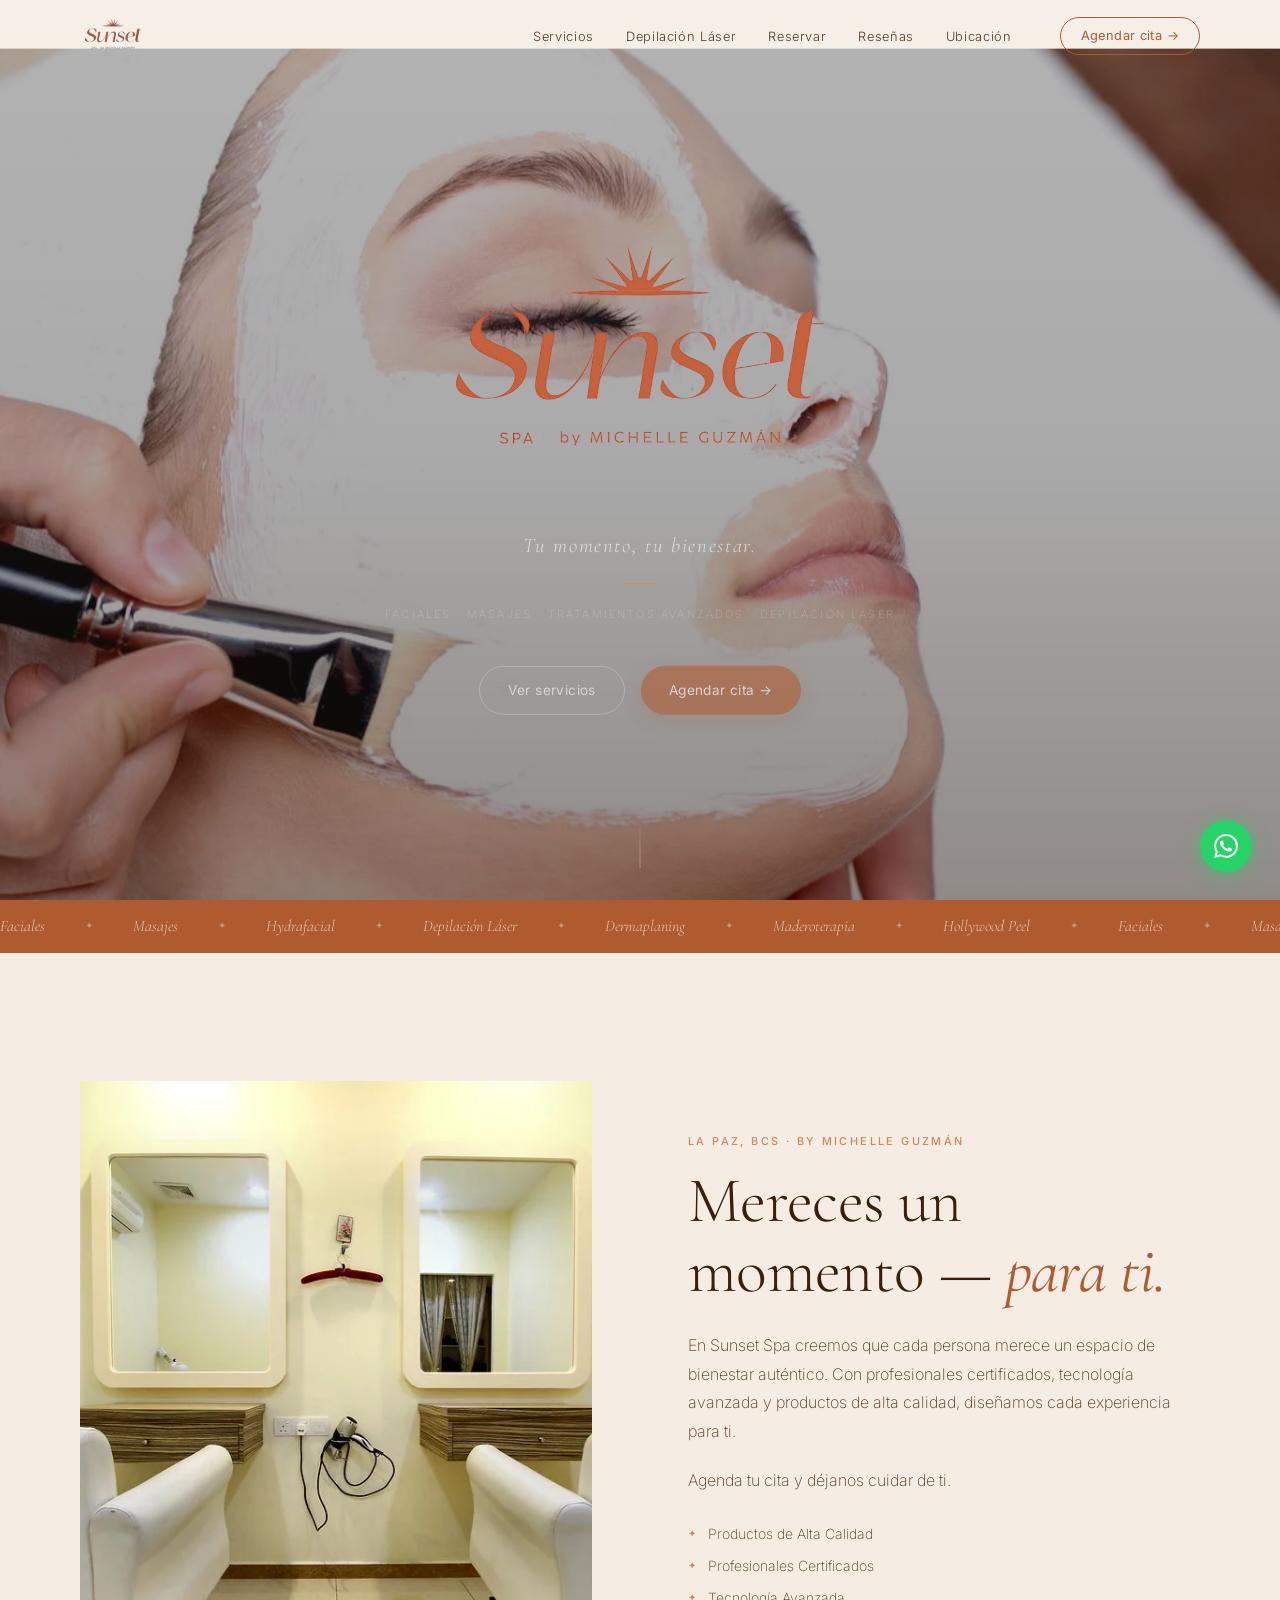
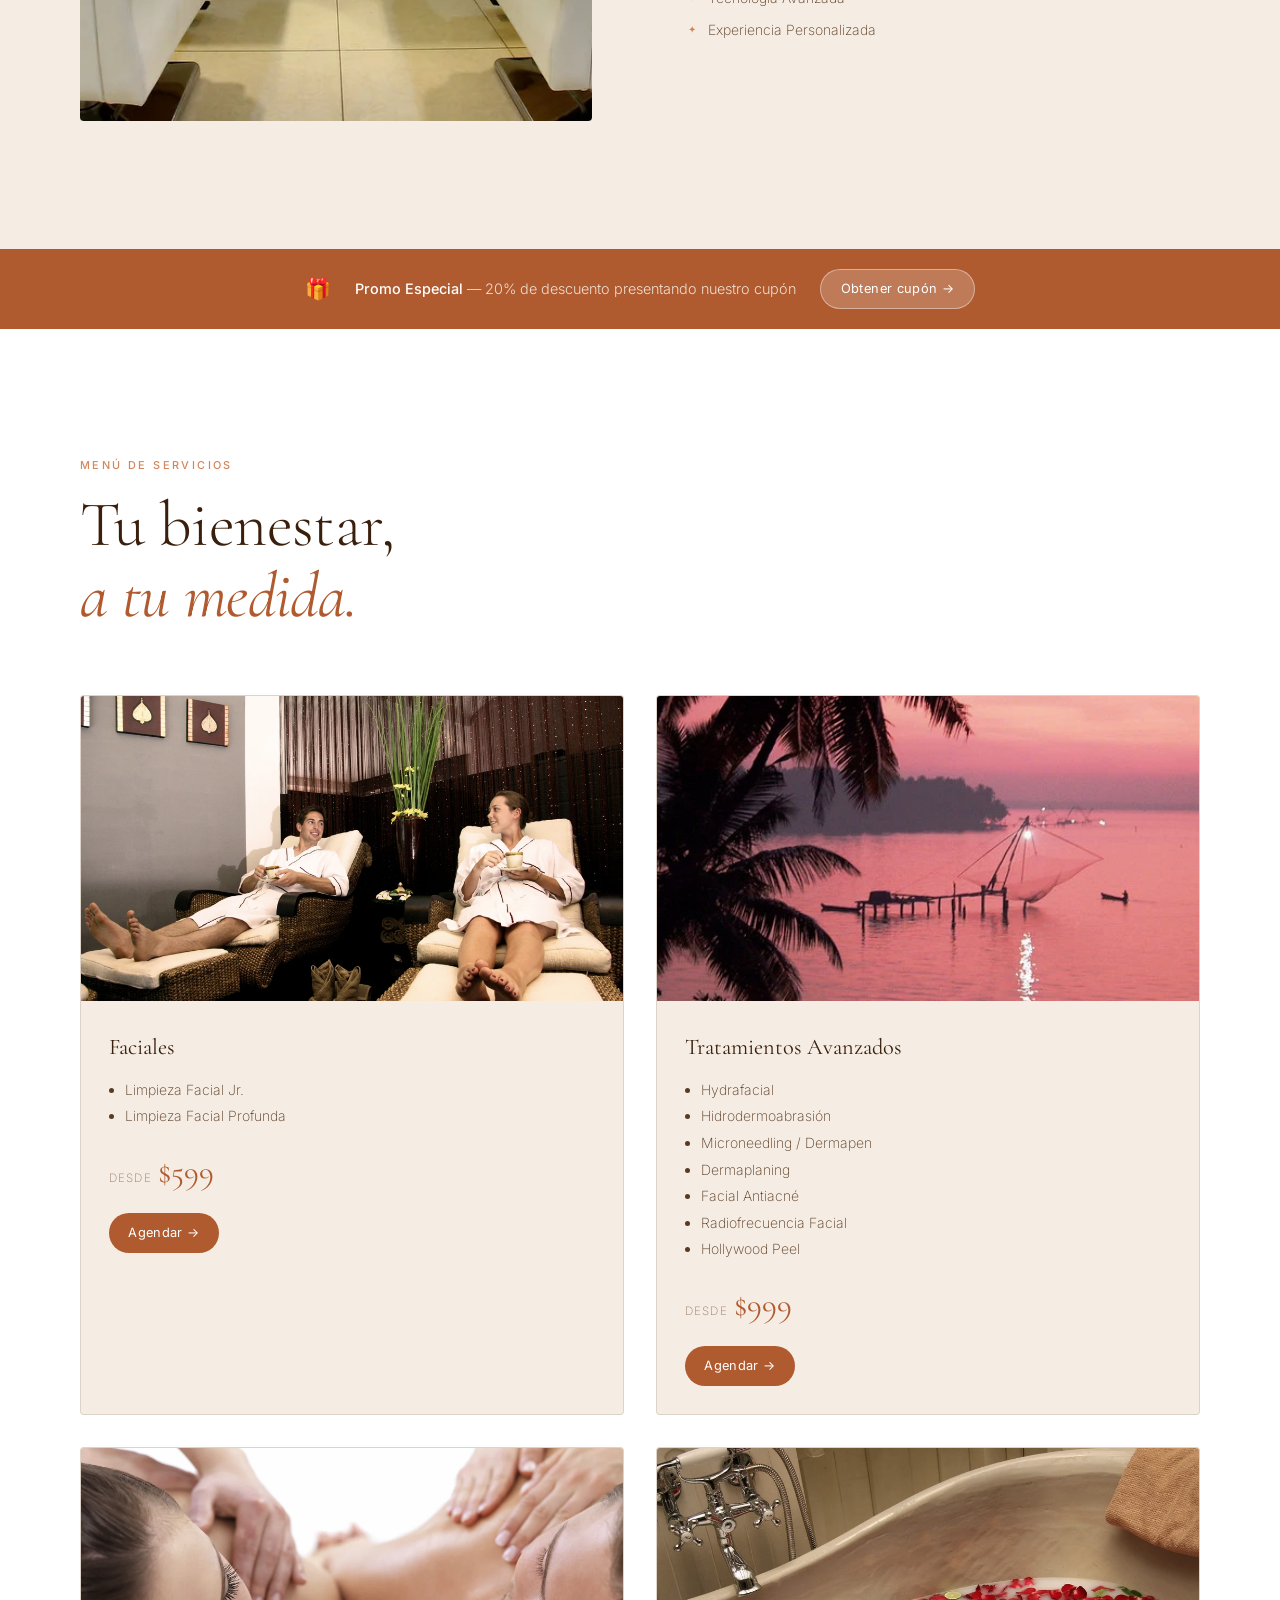
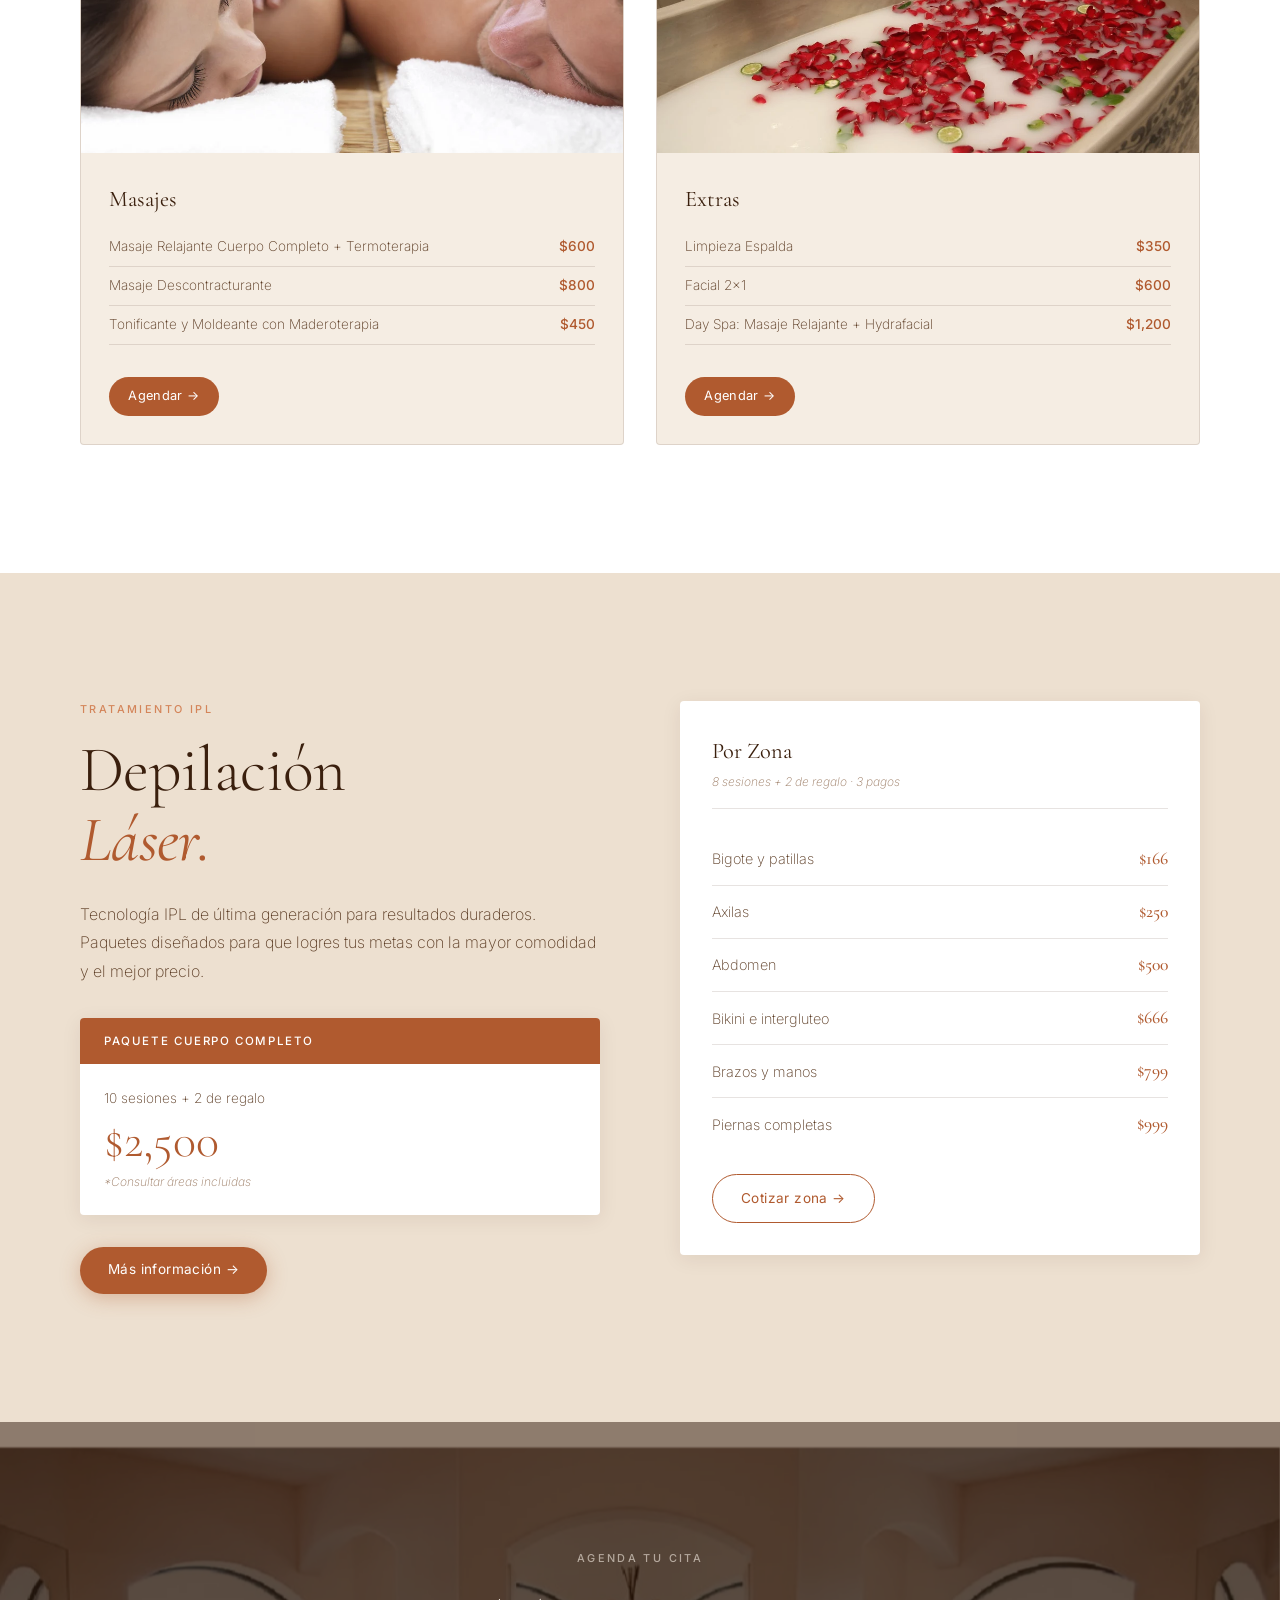
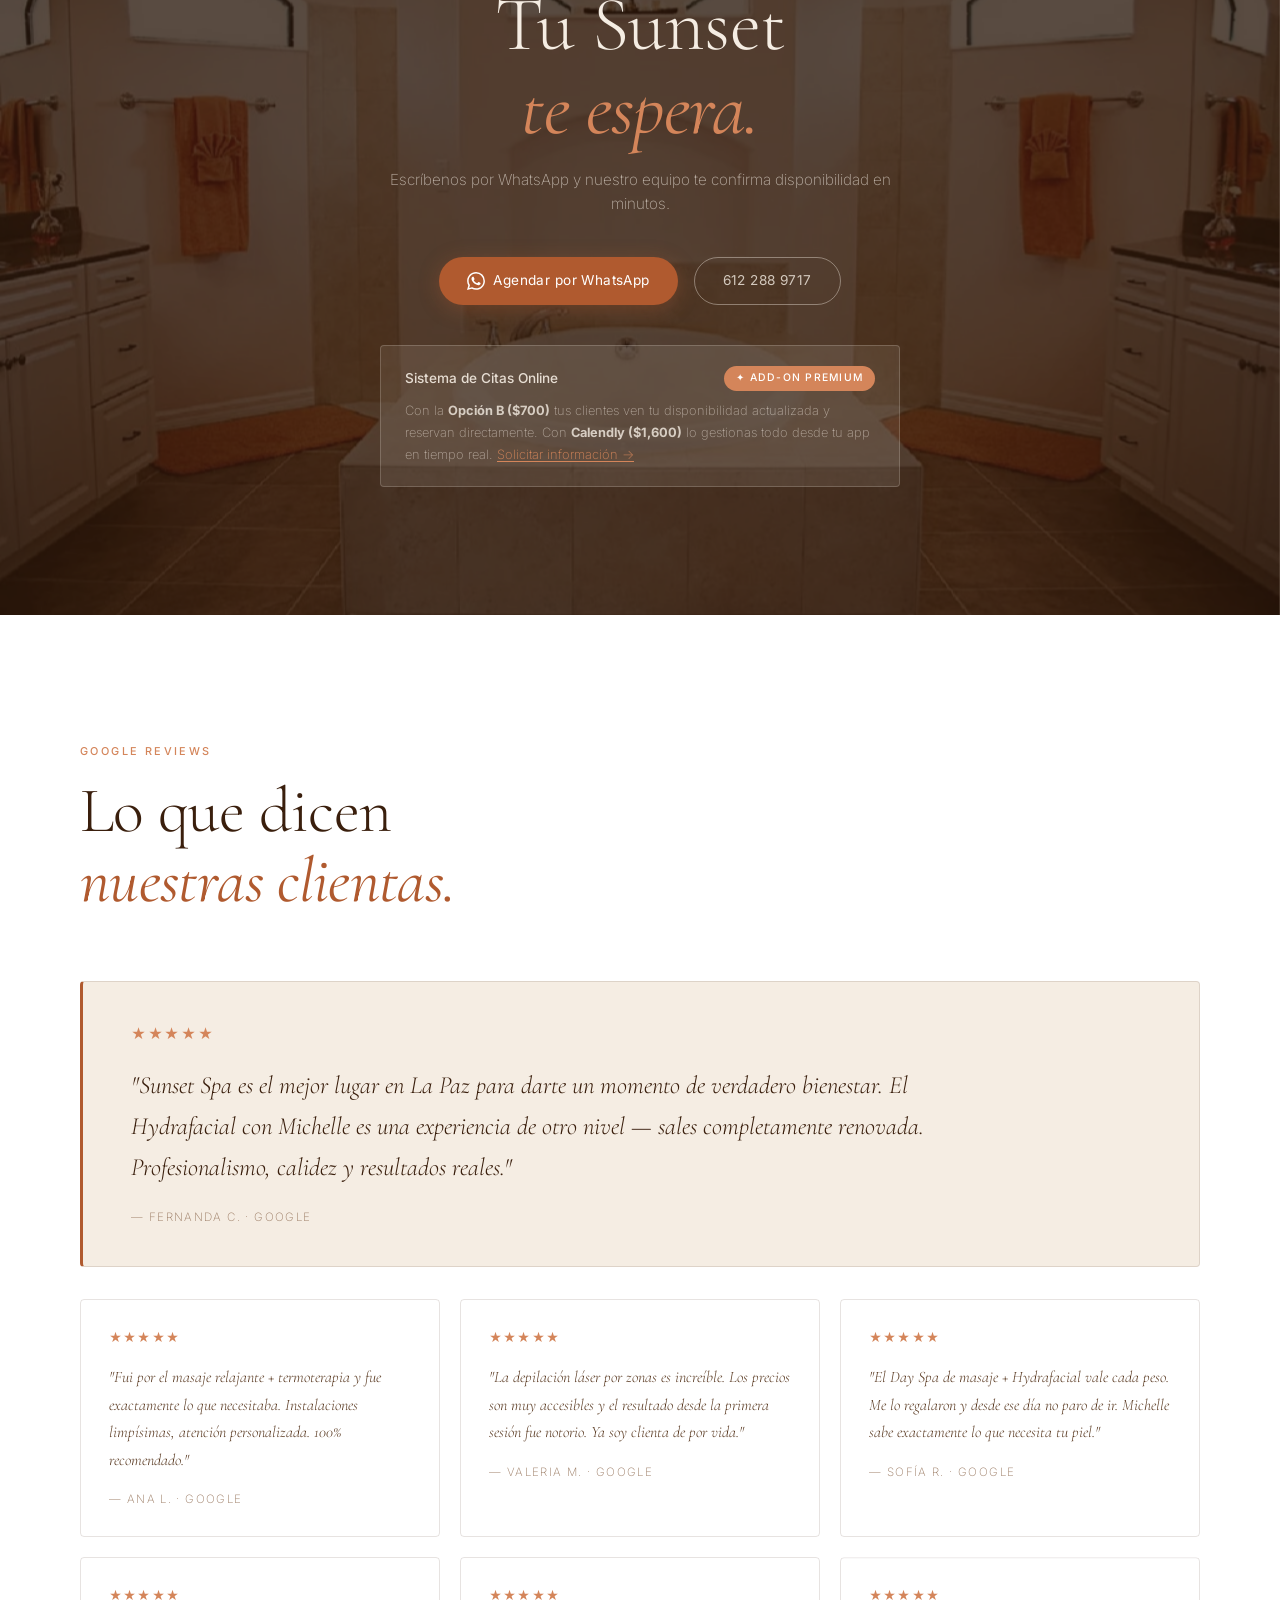
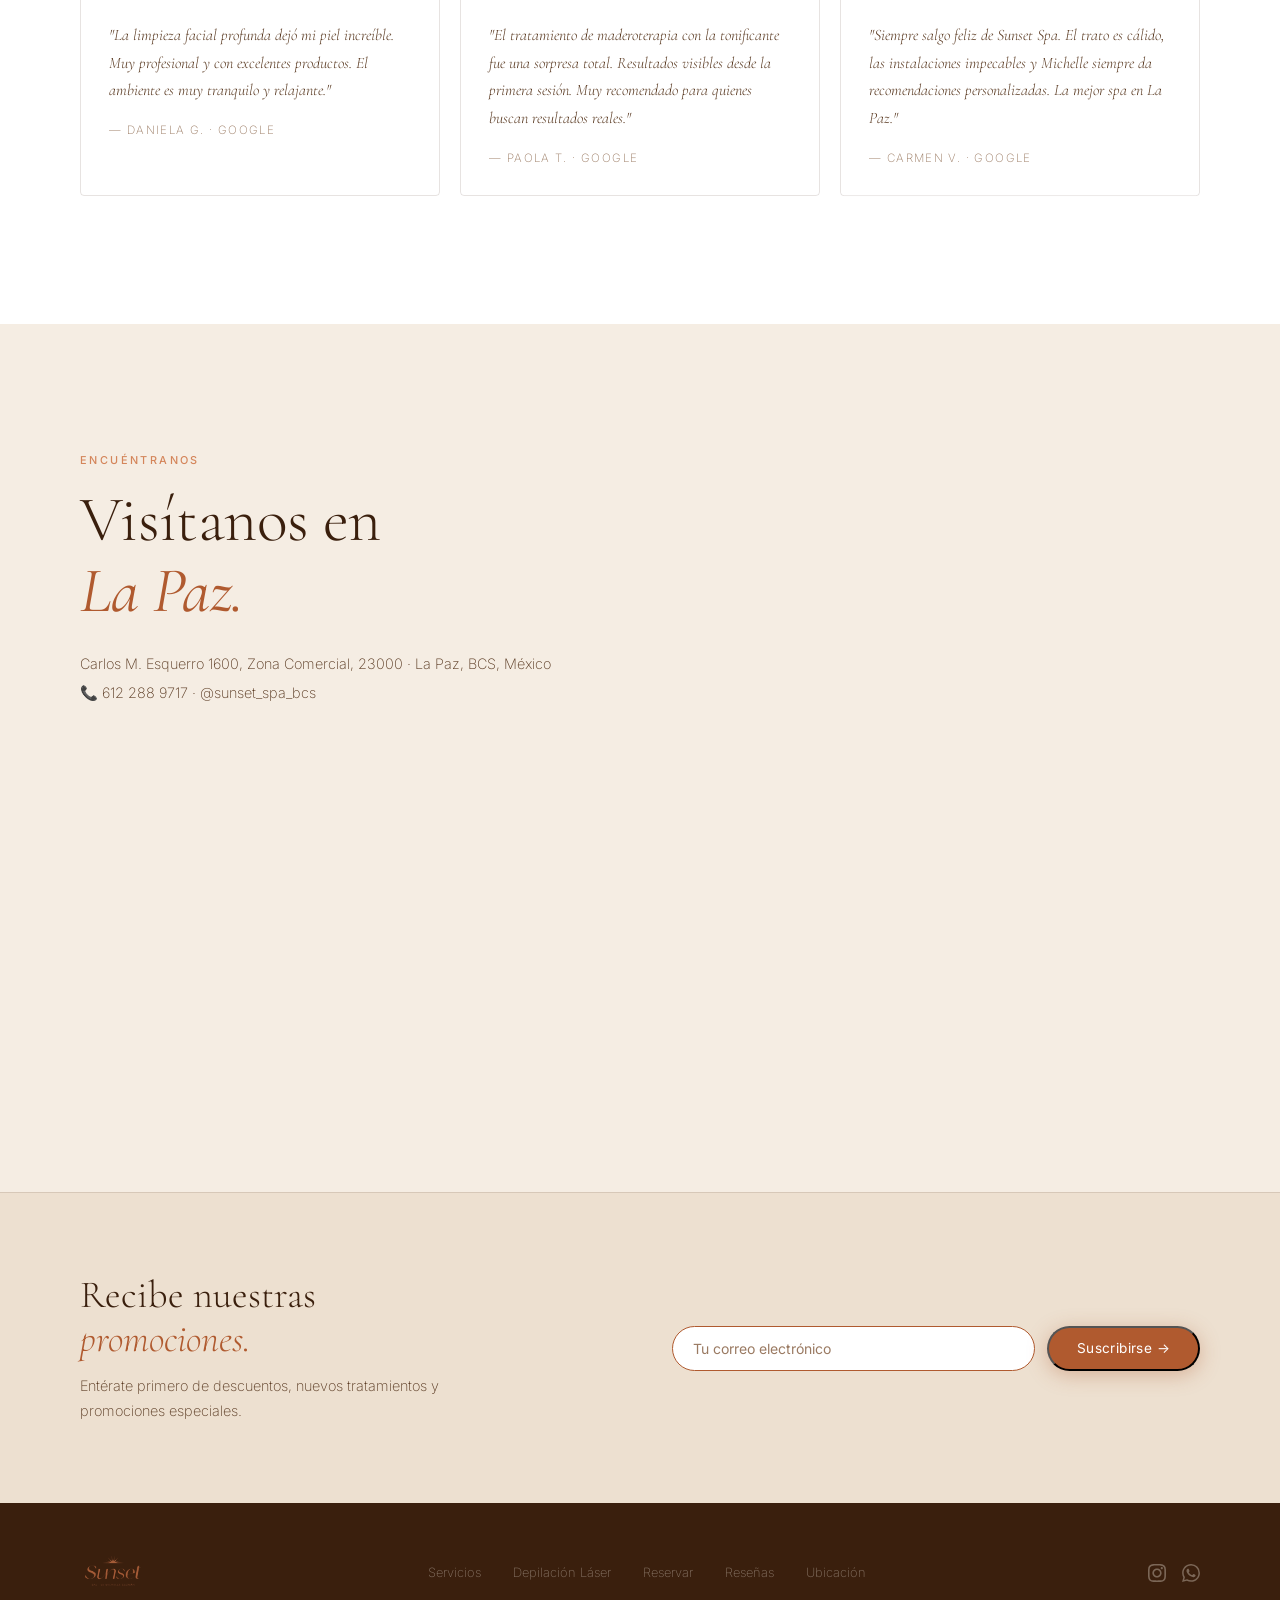
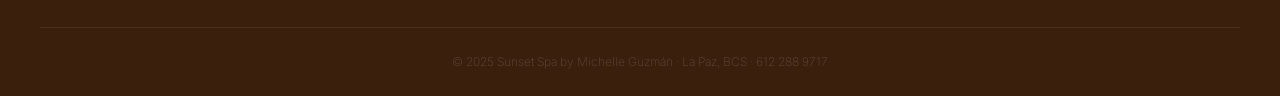
<file: sunset-spa/index.html>
<!DOCTYPE html>
<html lang="es">
<head>
  <meta charset="UTF-8" />
  <meta name="viewport" content="width=device-width, initial-scale=1.0" />
  <title>Sunset Spa by Michelle Guzmán · La Paz, BCS</title>
  <meta name="description" content="Tu momento, tu bienestar. Faciales, masajes, tratamientos avanzados y depilación láser en La Paz, BCS. Agenda tu cita hoy." />
  <link rel="preconnect" href="https://fonts.googleapis.com" />
  <link rel="preconnect" href="https://fonts.gstatic.com" crossorigin />
  <link href="https://fonts.googleapis.com/css2?family=Cormorant+Garamond:ital,wght@0,300;0,400;1,300;1,400;1,500&family=Inter:wght@200;300;400;500&display=swap" rel="stylesheet" />
  <link rel="stylesheet" href="styles.css?v=20260601" />
</head>
<body>

  <!-- NAV -->
  <nav class="nav" id="nav">
    <div class="nav-inner">
      <a href="#hero" class="nav-logo-link">
        <img src="assets/img/logo.svg" alt="Sunset Spa" class="nav-logo" />
      </a>
      <ul class="nav-links">
        <li><a href="#servicios">Servicios</a></li>
        <li><a href="#laser">Depilación Láser</a></li>
        <li><a href="#reserva">Reservar</a></li>
        <li><a href="#reviews">Reseñas</a></li>
        <li><a href="#ubicacion">Ubicación</a></li>
      </ul>
      <a href="https://wa.me/526122889717?text=Hola%2C%20quiero%20agendar%20una%20cita%20en%20Sunset%20Spa%20✨" class="btn-nav" target="_blank" rel="noopener">Agendar cita →</a>
      <button class="nav-burger" id="navBurger" aria-label="Menú"><span></span><span></span></button>
    </div>
    <div class="nav-drawer" id="navDrawer">
      <a href="#servicios" class="drawer-link">Servicios</a>
      <a href="#laser" class="drawer-link">Depilación Láser</a>
      <a href="#reserva" class="drawer-link">Reservar</a>
      <a href="#reviews" class="drawer-link">Reseñas</a>
      <a href="#ubicacion" class="drawer-link">Ubicación</a>
      <a href="https://wa.me/526122889717?text=Hola%2C%20quiero%20agendar%20una%20cita%20en%20Sunset%20Spa%20✨" class="btn-terra drawer-cta" target="_blank" rel="noopener">Agendar cita →</a>
    </div>
  </nav>

  <!-- HERO -->
  <section class="hero" id="hero">
    <div class="hero-bg">
      <img src="assets/img/hero-bg.webp" alt="" class="hero-bg-img" loading="eager" />
      <div class="hero-veil"></div>
    </div>
    <div class="hero-center">
      <h1 class="sr-only">Sunset Spa by Michelle Guzmán</h1>
      <div class="hero-logo-wrap">
        <img src="assets/img/logo.svg" alt="Sunset Spa by Michelle Guzmán" class="hero-logo-img" />
      </div>
      <p class="hero-tagline">Tu momento, tu bienestar.</p>
      <div class="hero-rule"><span></span></div>
      <p class="hero-services">Faciales · Masajes · Tratamientos Avanzados · Depilación Láser</p>
      <div class="hero-ctas">
        <a href="#servicios" class="btn-outline-hero">Ver servicios</a>
        <a href="https://wa.me/526122889717?text=Hola%2C%20quiero%20agendar%20una%20cita%20en%20Sunset%20Spa%20✨" class="btn-terra" target="_blank" rel="noopener">Agendar cita →</a>
      </div>
    </div>
    <div class="hero-scroll" aria-hidden="true"><span class="scroll-line"></span></div>
  </section>

  <!-- MARQUEE -->
  <div class="marquee" aria-hidden="true">
    <div class="marquee-track">
      <span>Faciales</span><span class="sep">✦</span>
      <span>Masajes</span><span class="sep">✦</span>
      <span>Hydrafacial</span><span class="sep">✦</span>
      <span>Depilación Láser</span><span class="sep">✦</span>
      <span>Dermaplaning</span><span class="sep">✦</span>
      <span>Maderoterapia</span><span class="sep">✦</span>
      <span>Hollywood Peel</span><span class="sep">✦</span>
      <span>Faciales</span><span class="sep">✦</span>
      <span>Masajes</span><span class="sep">✦</span>
      <span>Hydrafacial</span><span class="sep">✦</span>
      <span>Depilación Láser</span><span class="sep">✦</span>
      <span>Dermaplaning</span><span class="sep">✦</span>
      <span>Maderoterapia</span><span class="sep">✦</span>
      <span>Hollywood Peel</span><span class="sep">✦</span>
    </div>
  </div>

  <!-- ABOUT -->
  <section class="about" id="nosotros">
    <div class="container">
      <div class="about-grid">
        <div class="about-foto">
          <div class="about-img-wrap reveal">
            <img src="assets/img/about.webp" alt="Sunset Spa" loading="lazy" />
          </div>
        </div>
        <div class="about-text">
          <p class="eyebrow reveal">La Paz, BCS · by Michelle Guzmán</p>
          <h2 class="reveal">Mereces un<br>momento — <em>para ti.</em></h2>
          <p class="body-p reveal">En Sunset Spa creemos que cada persona merece un espacio de bienestar auténtico. Con profesionales certificados, tecnología avanzada y productos de alta calidad, diseñamos cada experiencia para ti.</p>
          <p class="body-p reveal">Agenda tu cita y déjanos cuidar de ti.</p>
          <div class="about-badges reveal">
            <div class="ab-item"><span>✦</span><span>Productos de Alta Calidad</span></div>
            <div class="ab-item"><span>✦</span><span>Profesionales Certificados</span></div>
            <div class="ab-item"><span>✦</span><span>Tecnología Avanzada</span></div>
            <div class="ab-item"><span>✦</span><span>Experiencia Personalizada</span></div>
          </div>
        </div>
      </div>
    </div>
  </section>

  <!-- PROMO -->
  <div class="promo-banner">
    <div class="container promo-inner">
      <span class="promo-icon">🎁</span>
      <div>
        <strong>Promo Especial</strong> — 20% de descuento presentando nuestro cupón
      </div>
      <a href="https://wa.me/526122889717?text=Hola%2C%20quiero%20mi%20cupón%20de%2020%25%20de%20descuento%20en%20Sunset%20Spa%20✨" class="btn-promo" target="_blank" rel="noopener">Obtener cupón →</a>
    </div>
  </div>

  <!-- SERVICIOS -->
  <section class="servicios" id="servicios">
    <div class="container">
      <div class="section-header reveal">
        <p class="eyebrow">Menú de Servicios</p>
        <h2>Tu bienestar,<br><em>a tu medida.</em></h2>
      </div>

      <div class="servicios-grid">

        <div class="servicio-card reveal">
          <div class="sc-img">
            <img src="assets/img/facial-new.webp" alt="Faciales" loading="lazy" />
          </div>
          <div class="sc-body">
            <h3>Faciales</h3>
            <ul class="sc-list">
              <li>Limpieza Facial Jr.</li>
              <li>Limpieza Facial Profunda</li>
            </ul>
            <div class="sc-price"><span class="desde">desde</span><span class="monto">$599</span></div>
            <a href="https://wa.me/526122889717?text=Hola%2C%20me%20interesa%20un%20facial%20en%20Sunset%20Spa%20✨" class="btn-card" target="_blank" rel="noopener">Agendar →</a>
          </div>
        </div>

        <div class="servicio-card reveal">
          <div class="sc-img">
            <img src="assets/img/ayurveda-new.webp" alt="Tratamientos Avanzados" loading="lazy" />
          </div>
          <div class="sc-body">
            <h3>Tratamientos Avanzados</h3>
            <ul class="sc-list">
              <li>Hydrafacial</li>
              <li>Hidrodermoabrasión</li>
              <li>Microneedling / Dermapen</li>
              <li>Dermaplaning</li>
              <li>Facial Antiacné</li>
              <li>Radiofrecuencia Facial</li>
              <li>Hollywood Peel</li>
            </ul>
            <div class="sc-price"><span class="desde">desde</span><span class="monto">$999</span></div>
            <a href="https://wa.me/526122889717?text=Hola%2C%20me%20interesa%20un%20tratamiento%20avanzado%20en%20Sunset%20Spa%20✨" class="btn-card" target="_blank" rel="noopener">Agendar →</a>
          </div>
        </div>

        <div class="servicio-card reveal">
          <div class="sc-img">
            <img src="assets/img/svc-masaje.webp" alt="Masajes" loading="lazy" />
          </div>
          <div class="sc-body">
            <h3>Masajes</h3>
            <ul class="sc-list-price">
              <li><span>Masaje Relajante Cuerpo Completo + Termoterapia</span><strong>$600</strong></li>
              <li><span>Masaje Descontracturante</span><strong>$800</strong></li>
              <li><span>Tonificante y Moldeante con Maderoterapia</span><strong>$450</strong></li>
            </ul>
            <a href="https://wa.me/526122889717?text=Hola%2C%20me%20interesa%20un%20masaje%20en%20Sunset%20Spa%20✨" class="btn-card" target="_blank" rel="noopener">Agendar →</a>
          </div>
        </div>

        <div class="servicio-card reveal">
          <div class="sc-img">
            <img src="assets/img/svc-extras.webp" alt="Extras" loading="lazy" />
          </div>
          <div class="sc-body">
            <h3>Extras</h3>
            <ul class="sc-list-price">
              <li><span>Limpieza Espalda</span><strong>$350</strong></li>
              <li><span>Facial 2x1</span><strong>$600</strong></li>
              <li><span>Day Spa: Masaje Relajante + Hydrafacial</span><strong>$1,200</strong></li>
            </ul>
            <a href="https://wa.me/526122889717?text=Hola%2C%20me%20interesa%20un%20paquete%20en%20Sunset%20Spa%20✨" class="btn-card" target="_blank" rel="noopener">Agendar →</a>
          </div>
        </div>

      </div>
    </div>
  </section>

  <!-- DEPILACIÓN LÁSER -->
  <section class="laser" id="laser">
    <div class="container">
      <div class="laser-grid">
        <div class="laser-text">
          <p class="eyebrow reveal">Tratamiento IPL</p>
          <h2 class="reveal">Depilación<br><em>Láser.</em></h2>
          <p class="body-p reveal">Tecnología IPL de última generación para resultados duraderos. Paquetes diseñados para que logres tus metas con la mayor comodidad y el mejor precio.</p>

          <!-- Paquete completo -->
          <div class="laser-paquete reveal">
            <div class="lp-header">Paquete Cuerpo Completo</div>
            <div class="lp-body">
              <p class="lp-promo">10 sesiones + 2 de regalo</p>
              <p class="lp-price">$2,500</p>
              <p class="lp-note">*Consultar áreas incluidas</p>
            </div>
          </div>

          <a href="https://wa.me/526122889717?text=Hola%2C%20quiero%20información%20sobre%20depilación%20láser%20en%20Sunset%20Spa%20✨" class="btn-terra reveal" target="_blank" rel="noopener">Más información →</a>
        </div>

        <div class="laser-zonas reveal">
          <div class="lz-header">
            <p class="lz-title">Por Zona</p>
            <p class="lz-sub">8 sesiones + 2 de regalo · 3 pagos</p>
          </div>
          <div class="lz-list">
            <div class="lz-row"><span>Bigote y patillas</span><strong>$166</strong></div>
            <div class="lz-row"><span>Axilas</span><strong>$250</strong></div>
            <div class="lz-row"><span>Abdomen</span><strong>$500</strong></div>
            <div class="lz-row"><span>Bikini e intergluteo</span><strong>$666</strong></div>
            <div class="lz-row"><span>Brazos y manos</span><strong>$799</strong></div>
            <div class="lz-row"><span>Piernas completas</span><strong>$999</strong></div>
          </div>
          <a href="https://wa.me/526122889717?text=Hola%2C%20quiero%20cotizar%20depilación%20láser%20por%20zona%20en%20Sunset%20Spa%20✨" class="btn-outline-terra" target="_blank" rel="noopener">Cotizar zona →</a>
        </div>
      </div>
    </div>
  </section>

  <!-- RESERVA -->
  <section class="reserva" id="reserva">
    <div class="reserva-bg">
      <img src="assets/img/ambience.webp" alt="" loading="lazy" />
      <div class="reserva-veil"></div>
    </div>
    <div class="container reserva-inner">
      <p class="eyebrow light reveal">Agenda tu cita</p>
      <h2 class="reserva-title reveal">Tu Sunset<br><em>te espera.</em></h2>
      <p class="reserva-sub reveal">Escríbenos por WhatsApp y nuestro equipo te confirma disponibilidad en minutos.</p>
      <div class="reserva-ctas reveal">
        <a href="https://wa.me/526122889717?text=Hola%2C%20quiero%20agendar%20una%20cita%20en%20Sunset%20Spa%20✨" class="btn-terra" target="_blank" rel="noopener">
          <svg width="18" height="18" viewBox="0 0 24 24" fill="currentColor"><path d="M17.472 14.382c-.297-.149-1.758-.867-2.03-.967-.273-.099-.471-.148-.67.15-.197.297-.767.966-.94 1.164-.173.199-.347.223-.644.075-.297-.15-1.255-.463-2.39-1.475-.883-.788-1.48-1.761-1.653-2.059-.173-.297-.018-.458.13-.606.134-.133.298-.347.446-.52.149-.174.198-.298.298-.497.099-.198.05-.371-.025-.52-.075-.149-.669-1.612-.916-2.207-.242-.579-.487-.5-.669-.51-.173-.008-.371-.01-.57-.01-.198 0-.52.074-.792.372-.272.297-1.04 1.016-1.04 2.479 0 1.462 1.065 2.875 1.213 3.074.149.198 2.096 3.2 5.077 4.487.709.306 1.262.489 1.694.625.712.227 1.36.195 1.871.118.571-.085 1.758-.719 2.006-1.413.248-.694.248-1.289.173-1.413-.074-.124-.272-.198-.57-.347m-5.421 7.403h-.004a9.87 9.87 0 01-5.031-1.378l-.361-.214-3.741.982.998-3.648-.235-.374a9.86 9.86 0 01-1.51-5.26c.001-5.45 4.436-9.884 9.888-9.884 2.64 0 5.122 1.03 6.988 2.898a9.825 9.825 0 012.893 6.994c-.003 5.45-4.437 9.884-9.885 9.884m8.413-18.297A11.815 11.815 0 0012.05 0C5.495 0 .16 5.335.157 11.892c0 2.096.547 4.142 1.588 5.945L.057 24l6.305-1.654a11.882 11.882 0 005.683 1.448h.005c6.554 0 11.89-5.335 11.893-11.893a11.821 11.821 0 00-3.48-8.413z"/></svg>
          Agendar por WhatsApp
        </a>
        <a href="tel:+526122889717" class="btn-outline-light">612 288 9717</a>
      </div>

      <!-- Booking add-on widget -->
      <div class="booking-addon reveal">
        <div class="booking-addon-header">
          <span>Sistema de Citas Online</span>
          <span class="addon-tag">✦ Add-On Premium</span>
        </div>
        <p>Con la <strong>Opción B ($700)</strong> tus clientes ven tu disponibilidad actualizada y reservan directamente. Con <strong>Calendly ($1,600)</strong> lo gestionas todo desde tu app en tiempo real. <a href="https://wa.me/526122889717?text=Hola%2C%20me%20interesa%20el%20sistema%20de%20citas%20online%20para%20mi%20spa" target="_blank" rel="noopener">Solicitar información →</a></p>
      </div>
    </div>
  </section>

  <!-- REVIEWS -->
  <section class="reviews" id="reviews">
    <div class="container">
      <div class="section-header reveal">
        <p class="eyebrow">Google Reviews</p>
        <h2>Lo que dicen<br><em>nuestras clientas.</em></h2>
      </div>

      <div class="review-featured reveal">
        <div class="review-stars">★★★★★</div>
        <p class="review-featured-text">"Sunset Spa es el mejor lugar en La Paz para darte un momento de verdadero bienestar. El Hydrafacial con Michelle es una experiencia de otro nivel — sales completamente renovada. Profesionalismo, calidez y resultados reales."</p>
        <p class="review-author">— Fernanda C. · Google</p>
      </div>

      <div class="reviews-grid">
        <div class="review-card reveal">
          <div class="review-stars">★★★★★</div>
          <p class="review-text">"Fui por el masaje relajante + termoterapia y fue exactamente lo que necesitaba. Instalaciones limpísimas, atención personalizada. 100% recomendado."</p>
          <p class="review-author">— Ana L. · Google</p>
        </div>
        <div class="review-card reveal">
          <div class="review-stars">★★★★★</div>
          <p class="review-text">"La depilación láser por zonas es increíble. Los precios son muy accesibles y el resultado desde la primera sesión fue notorio. Ya soy clienta de por vida."</p>
          <p class="review-author">— Valeria M. · Google</p>
        </div>
        <div class="review-card reveal">
          <div class="review-stars">★★★★★</div>
          <p class="review-text">"El Day Spa de masaje + Hydrafacial vale cada peso. Me lo regalaron y desde ese día no paro de ir. Michelle sabe exactamente lo que necesita tu piel."</p>
          <p class="review-author">— Sofía R. · Google</p>
        </div>
        <div class="review-card reveal">
          <div class="review-stars">★★★★★</div>
          <p class="review-text">"La limpieza facial profunda dejó mi piel increíble. Muy profesional y con excelentes productos. El ambiente es muy tranquilo y relajante."</p>
          <p class="review-author">— Daniela G. · Google</p>
        </div>
        <div class="review-card reveal">
          <div class="review-stars">★★★★★</div>
          <p class="review-text">"El tratamiento de maderoterapia con la tonificante fue una sorpresa total. Resultados visibles desde la primera sesión. Muy recomendado para quienes buscan resultados reales."</p>
          <p class="review-author">— Paola T. · Google</p>
        </div>
        <div class="review-card reveal">
          <div class="review-stars">★★★★★</div>
          <p class="review-text">"Siempre salgo feliz de Sunset Spa. El trato es cálido, las instalaciones impecables y Michelle siempre da recomendaciones personalizadas. La mejor spa en La Paz."</p>
          <p class="review-author">— Carmen V. · Google</p>
        </div>
      </div>
    </div>
  </section>

  <!-- UBICACIÓN -->
  <section class="ubicacion" id="ubicacion">
    <div class="container">
      <div class="section-header reveal">
        <p class="eyebrow">Encuéntranos</p>
        <h2>Visítanos en<br><em>La Paz.</em></h2>
        <p class="ubicacion-address reveal">Carlos M. Esquerro 1600, Zona Comercial, 23000 · La Paz, BCS, México<br>📞 612 288 9717 · @sunset_spa_bcs</p>
      </div>
    </div>
    <div class="map-wrap">
      <iframe src="https://maps.google.com/maps?q=Carlos+M+Esquerro+1600,+La+Paz,+BCS,+Mexico&output=embed&z=15"
        width="100%" height="420" style="border:0;" allowfullscreen="" loading="lazy"
        referrerpolicy="no-referrer-when-downgrade" title="Sunset Spa La Paz"></iframe>
    </div>
  </section>

  <!-- FOOTER NEWSLETTER -->
  <footer class="footer">
    <div class="footer-newsletter">
      <div class="container">
        <div class="nl-inner">
          <div class="nl-text">
            <h3>Recibe nuestras<br><em>promociones.</em></h3>
            <p>Entérate primero de descuentos, nuevos tratamientos y promociones especiales.</p>
          </div>
          <form class="nl-form" onsubmit="handleNewsletter(event)">
            <input type="email" placeholder="Tu correo electrónico" class="nl-input" required />
            <button type="submit" class="btn-terra">Suscribirse →</button>
          </form>
        </div>
      </div>
    </div>
    <div class="footer-bottom">
      <div class="container footer-inner">
        <img src="assets/img/logo.svg" alt="Sunset Spa" class="footer-logo" />
        <nav class="footer-nav">
          <a href="#servicios">Servicios</a>
          <a href="#laser">Depilación Láser</a>
          <a href="#reserva">Reservar</a>
          <a href="#reviews">Reseñas</a>
          <a href="#ubicacion">Ubicación</a>
        </nav>
        <div class="footer-social">
          <a href="https://www.instagram.com/sunset_spa_bcs/" target="_blank" rel="noopener" aria-label="Instagram">
            <svg width="18" height="18" viewBox="0 0 24 24" fill="currentColor"><path d="M12 2.163c3.204 0 3.584.012 4.85.07 3.252.148 4.771 1.691 4.919 4.919.058 1.265.069 1.645.069 4.849 0 3.205-.012 3.584-.069 4.849-.149 3.225-1.664 4.771-4.919 4.919-1.266.058-1.644.07-4.85.07-3.204 0-3.584-.012-4.849-.07-3.26-.149-4.771-1.699-4.919-4.92-.058-1.265-.07-1.644-.07-4.849 0-3.204.013-3.583.07-4.849.149-3.227 1.664-4.771 4.919-4.919 1.266-.057 1.645-.069 4.849-.069zm0-2.163c-3.259 0-3.667.014-4.947.072-4.358.2-6.78 2.618-6.98 6.98-.059 1.281-.073 1.689-.073 4.948 0 3.259.014 3.668.072 4.948.2 4.358 2.618 6.78 6.98 6.98 1.281.058 1.689.072 4.948.072 3.259 0 3.668-.014 4.948-.072 4.354-.2 6.782-2.618 6.979-6.98.059-1.28.073-1.689.073-4.948 0-3.259-.014-3.667-.072-4.947-.196-4.354-2.617-6.78-6.979-6.98-1.281-.059-1.69-.073-4.949-.073zm0 5.838c-3.403 0-6.162 2.759-6.162 6.162s2.759 6.163 6.162 6.163 6.162-2.759 6.162-6.163c0-3.403-2.759-6.162-6.162-6.162zm0 10.162c-2.209 0-4-1.79-4-4 0-2.209 1.791-4 4-4s4 1.791 4 4c0 2.21-1.791 4-4 4zm6.406-11.845c-.796 0-1.441.645-1.441 1.44s.645 1.44 1.441 1.44c.795 0 1.439-.645 1.439-1.44s-.644-1.44-1.439-1.44z"/></svg>
          </a>
          <a href="https://wa.me/526122889717" target="_blank" rel="noopener" aria-label="WhatsApp">
            <svg width="18" height="18" viewBox="0 0 24 24" fill="currentColor"><path d="M17.472 14.382c-.297-.149-1.758-.867-2.03-.967-.273-.099-.471-.148-.67.15-.197.297-.767.966-.94 1.164-.173.199-.347.223-.644.075-.297-.15-1.255-.463-2.39-1.475-.883-.788-1.48-1.761-1.653-2.059-.173-.297-.018-.458.13-.606.134-.133.298-.347.446-.52.149-.174.198-.298.298-.497.099-.198.05-.371-.025-.52-.075-.149-.669-1.612-.916-2.207-.242-.579-.487-.5-.669-.51-.173-.008-.371-.01-.57-.01-.198 0-.52.074-.792.372-.272.297-1.04 1.016-1.04 2.479 0 1.462 1.065 2.875 1.213 3.074.149.198 2.096 3.2 5.077 4.487.709.306 1.262.489 1.694.625.712.227 1.36.195 1.871.118.571-.085 1.758-.719 2.006-1.413.248-.694.248-1.289.173-1.413-.074-.124-.272-.198-.57-.347m-5.421 7.403h-.004a9.87 9.87 0 01-5.031-1.378l-.361-.214-3.741.982.998-3.648-.235-.374a9.86 9.86 0 01-1.51-5.26c.001-5.45 4.436-9.884 9.888-9.884 2.64 0 5.122 1.03 6.988 2.898a9.825 9.825 0 012.893 6.994c-.003 5.45-4.437 9.884-9.885 9.884m8.413-18.297A11.815 11.815 0 0012.05 0C5.495 0 .16 5.335.157 11.892c0 2.096.547 4.142 1.588 5.945L.057 24l6.305-1.654a11.882 11.882 0 005.683 1.448h.005c6.554 0 11.89-5.335 11.893-11.893a11.821 11.821 0 00-3.48-8.413z"/></svg>
          </a>
        </div>
      </div>
      <p class="footer-copy">© 2025 Sunset Spa by Michelle Guzmán · La Paz, BCS · 612 288 9717</p>
    </div>
  </footer>

  <!-- WA float -->
  <a href="https://wa.me/526122889717?text=Hola%2C%20quiero%20agendar%20una%20cita%20en%20Sunset%20Spa%20✨" class="wa-float" target="_blank" rel="noopener" aria-label="WhatsApp">
    <svg width="24" height="24" viewBox="0 0 24 24" fill="currentColor"><path d="M17.472 14.382c-.297-.149-1.758-.867-2.03-.967-.273-.099-.471-.148-.67.15-.197.297-.767.966-.94 1.164-.173.199-.347.223-.644.075-.297-.15-1.255-.463-2.39-1.475-.883-.788-1.48-1.761-1.653-2.059-.173-.297-.018-.458.13-.606.134-.133.298-.347.446-.52.149-.174.198-.298.298-.497.099-.198.05-.371-.025-.52-.075-.149-.669-1.612-.916-2.207-.242-.579-.487-.5-.669-.51-.173-.008-.371-.01-.57-.01-.198 0-.52.074-.792.372-.272.297-1.04 1.016-1.04 2.479 0 1.462 1.065 2.875 1.213 3.074.149.198 2.096 3.2 5.077 4.487.709.306 1.262.489 1.694.625.712.227 1.36.195 1.871.118.571-.085 1.758-.719 2.006-1.413.248-.694.248-1.289.173-1.413-.074-.124-.272-.198-.57-.347m-5.421 7.403h-.004a9.87 9.87 0 01-5.031-1.378l-.361-.214-3.741.982.998-3.648-.235-.374a9.86 9.86 0 01-1.51-5.26c.001-5.45 4.436-9.884 9.888-9.884 2.64 0 5.122 1.03 6.988 2.898a9.825 9.825 0 012.893 6.994c-.003 5.45-4.437 9.884-9.885 9.884m8.413-18.297A11.815 11.815 0 0012.05 0C5.495 0 .16 5.335.157 11.892c0 2.096.547 4.142 1.588 5.945L.057 24l6.305-1.654a11.882 11.882 0 005.683 1.448h.005c6.554 0 11.89-5.335 11.893-11.893a11.821 11.821 0 00-3.48-8.413z"/></svg>
  </a>

  <script src="lib/gsap.min.js?v=20260601" defer></script>
  <script src="lib/ScrollTrigger.min.js?v=20260601" defer></script>
  <script src="main.js?v=20260601" defer></script>
</body>
</html>
</file>
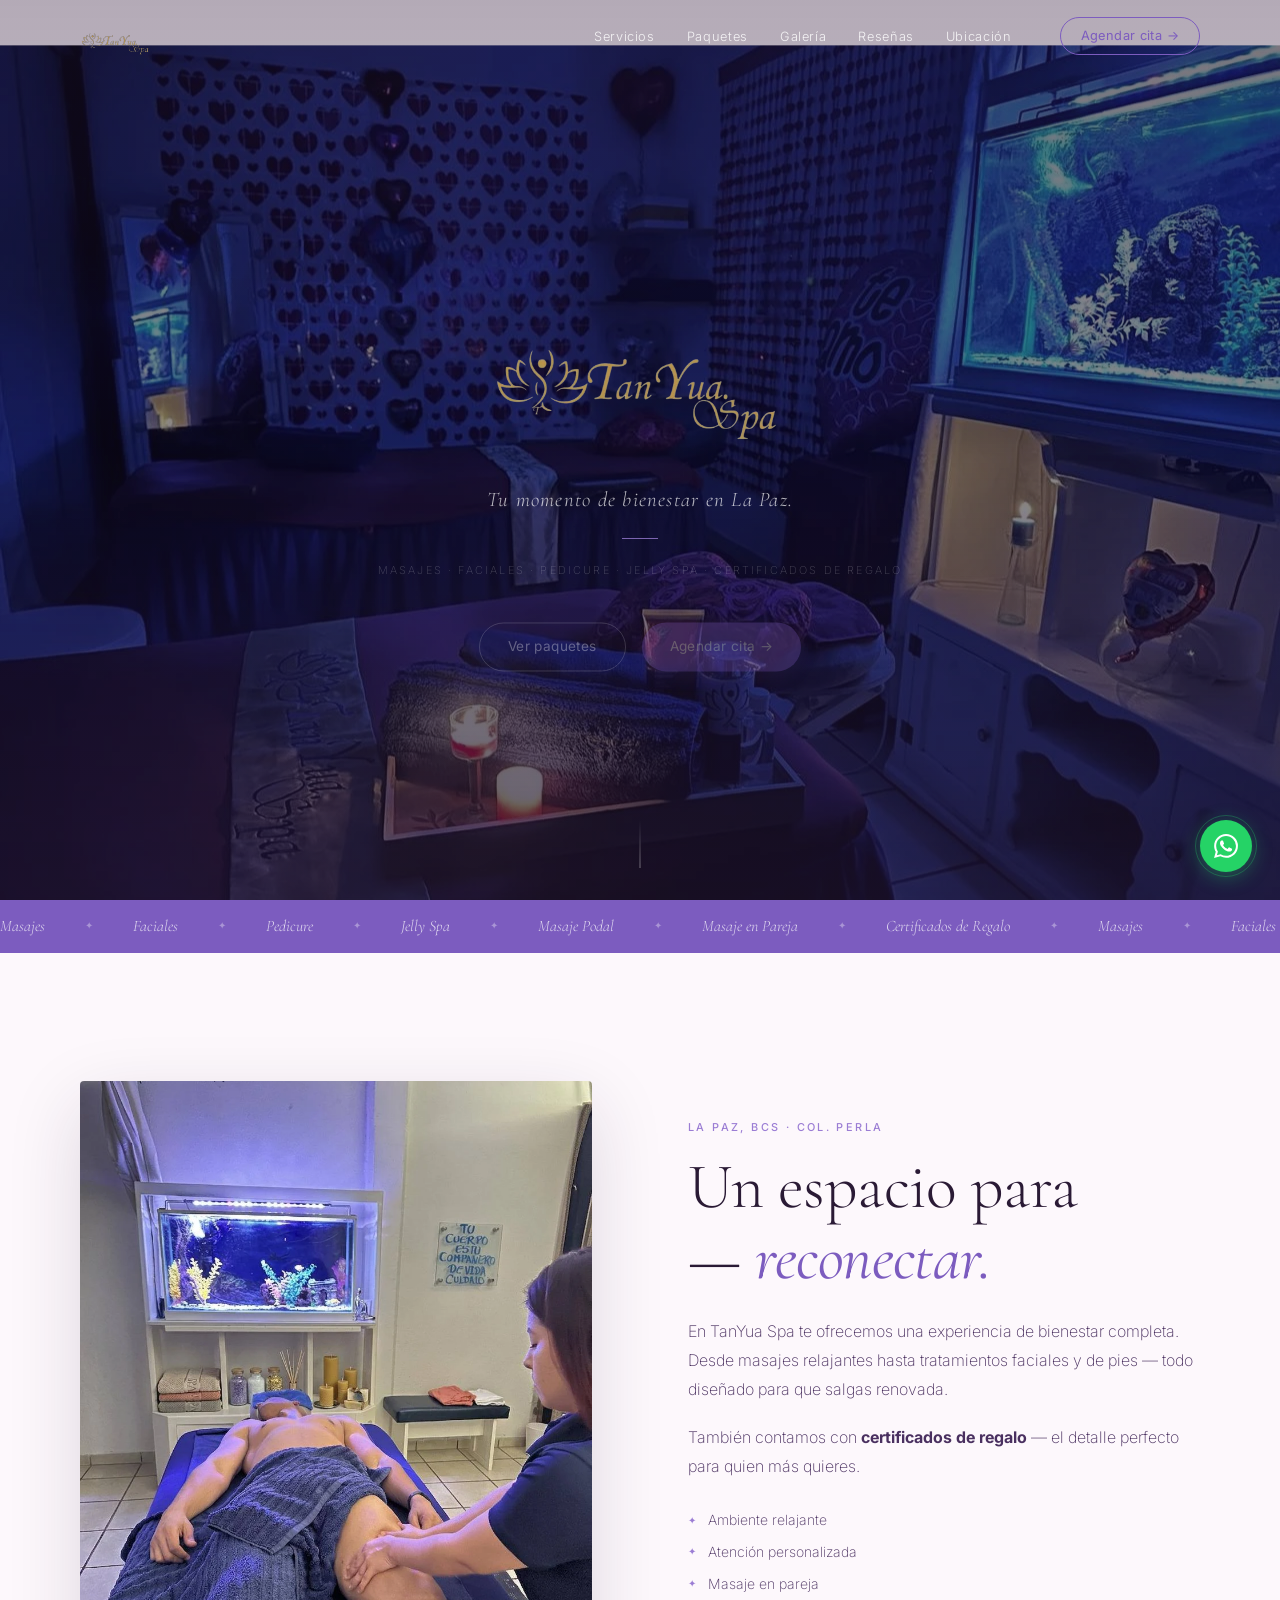
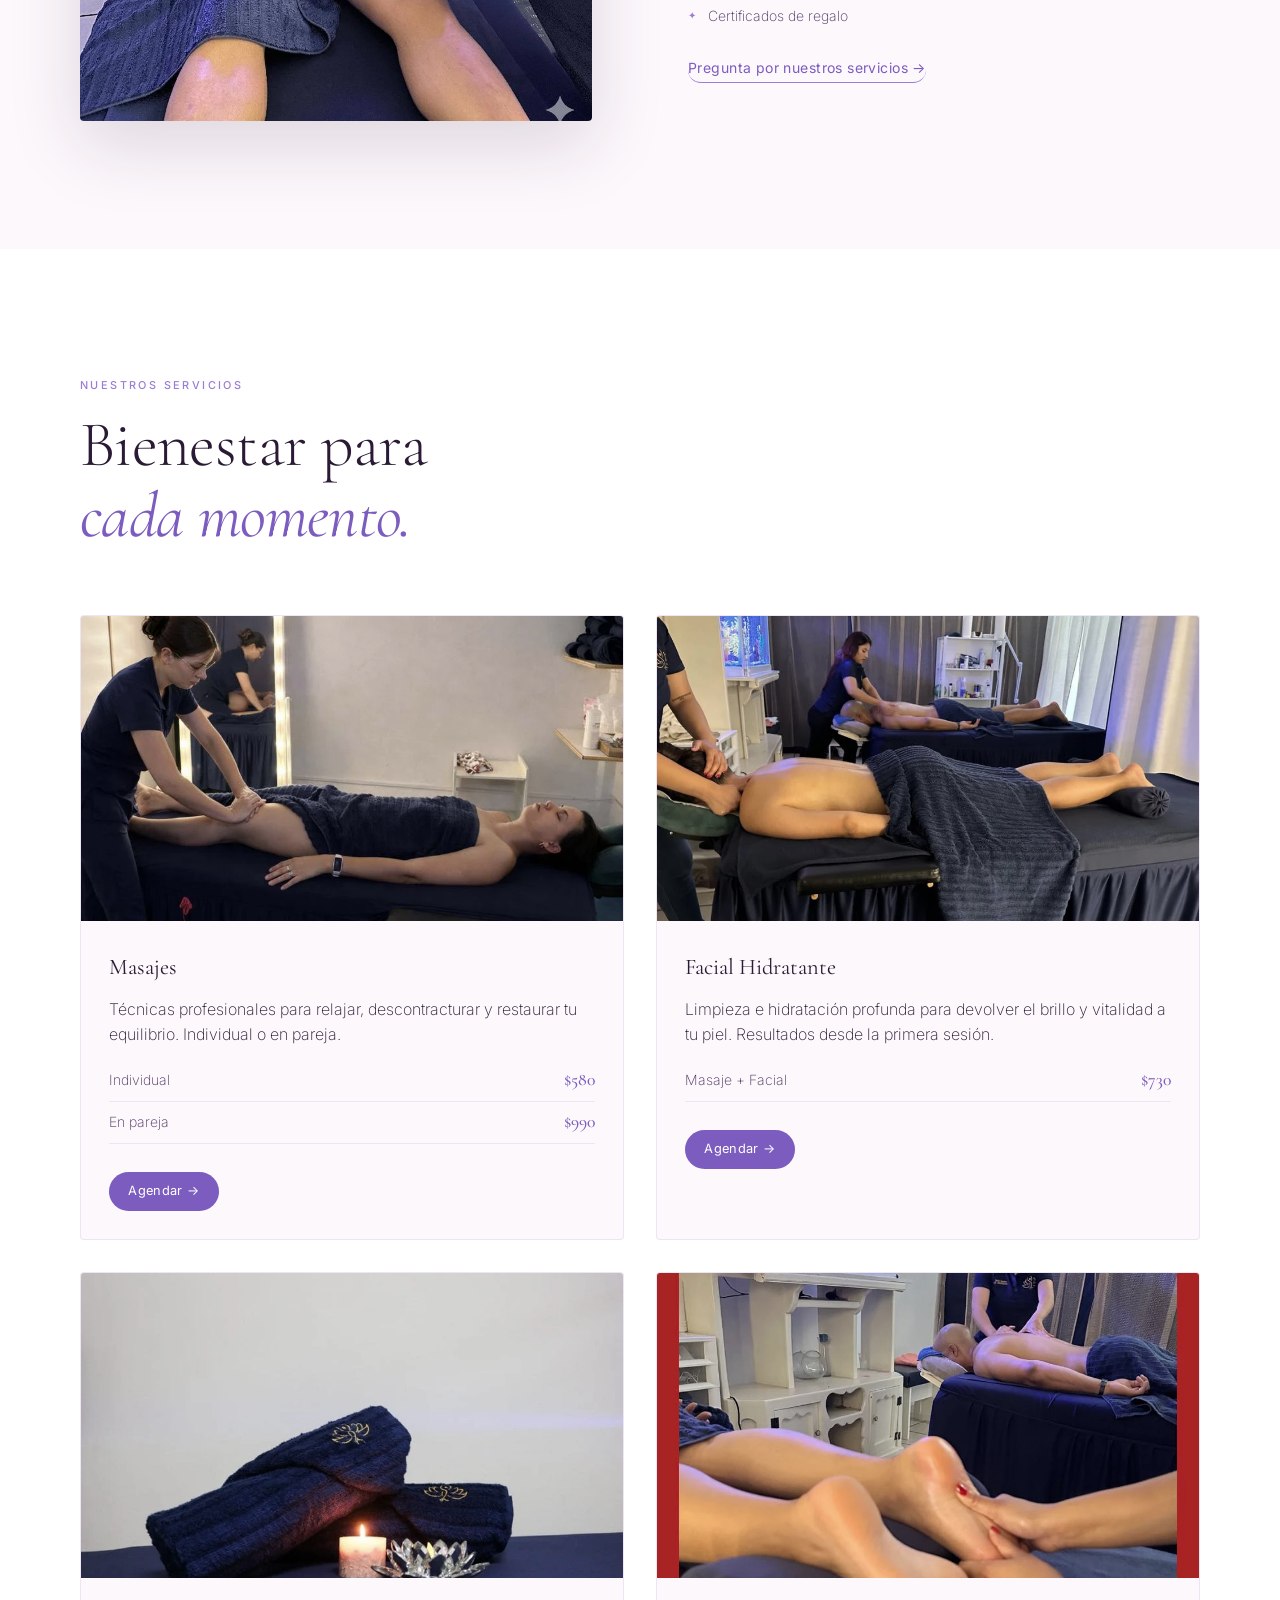
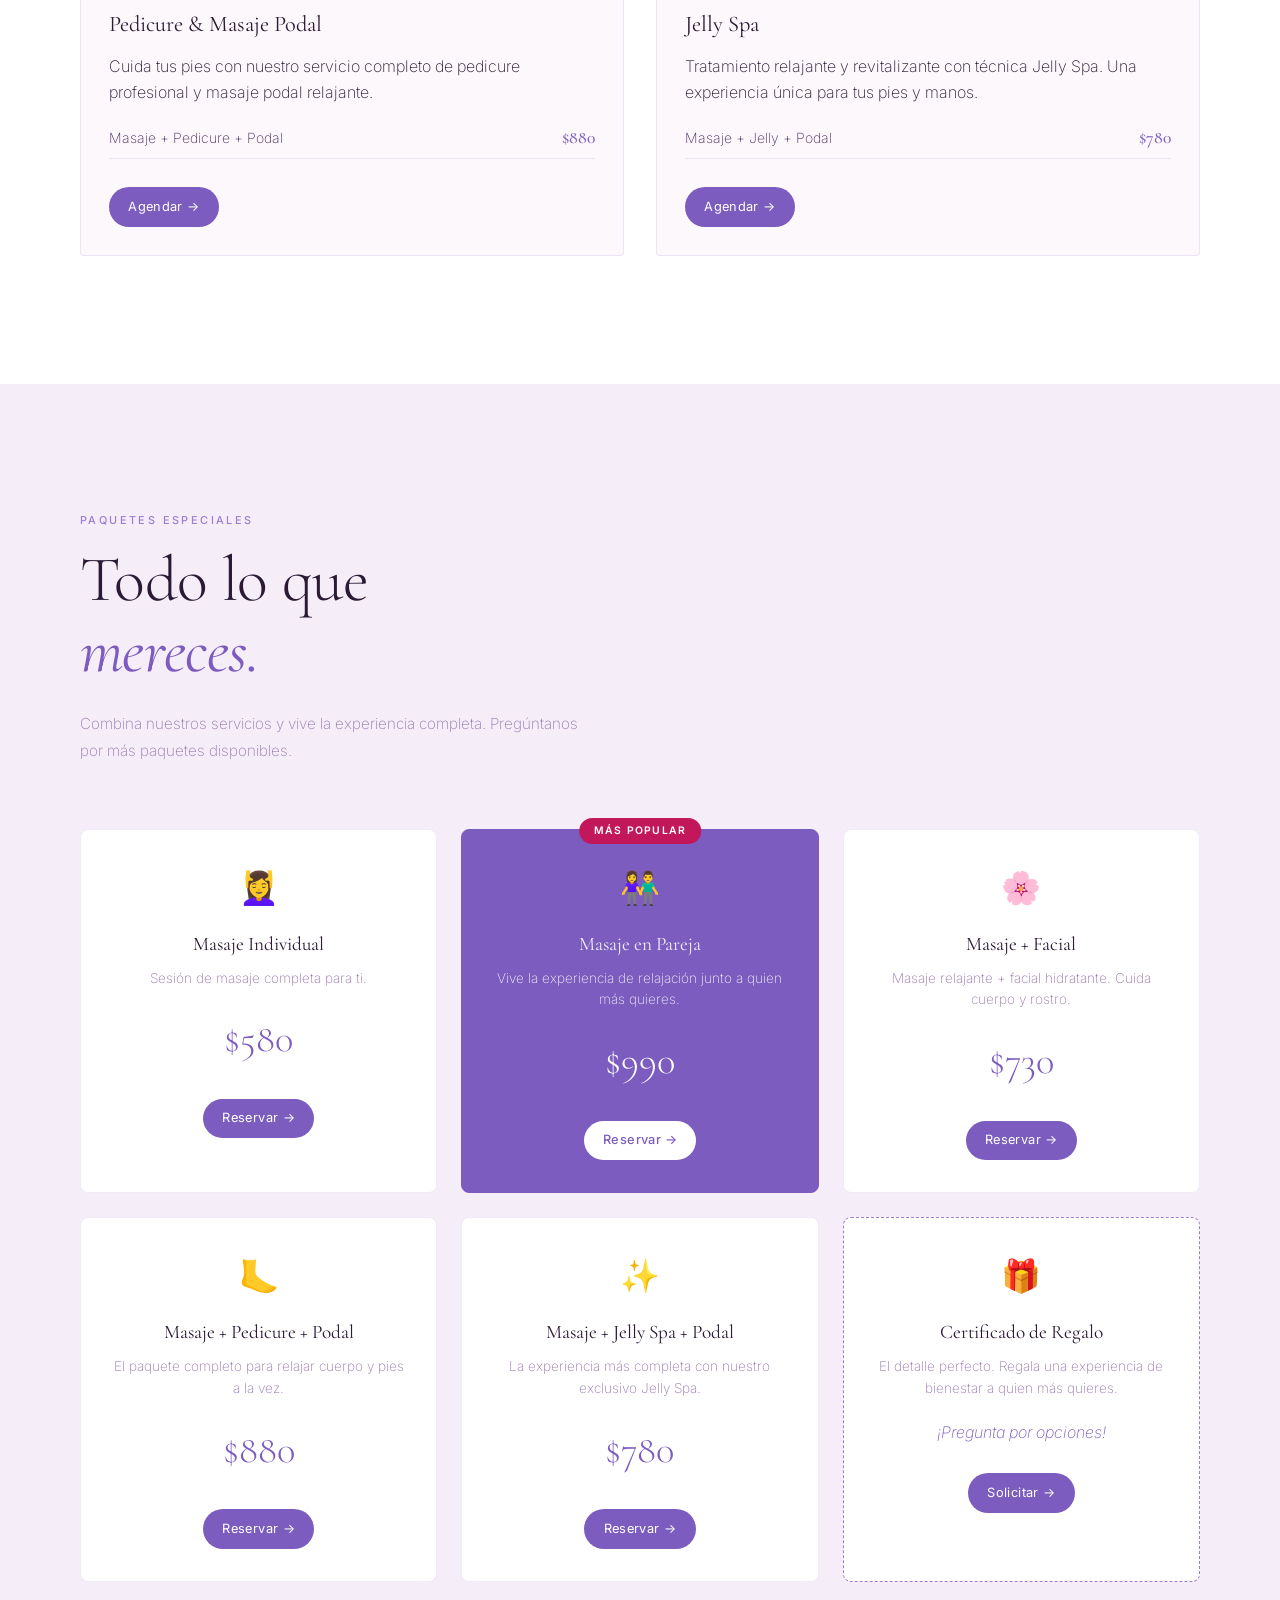
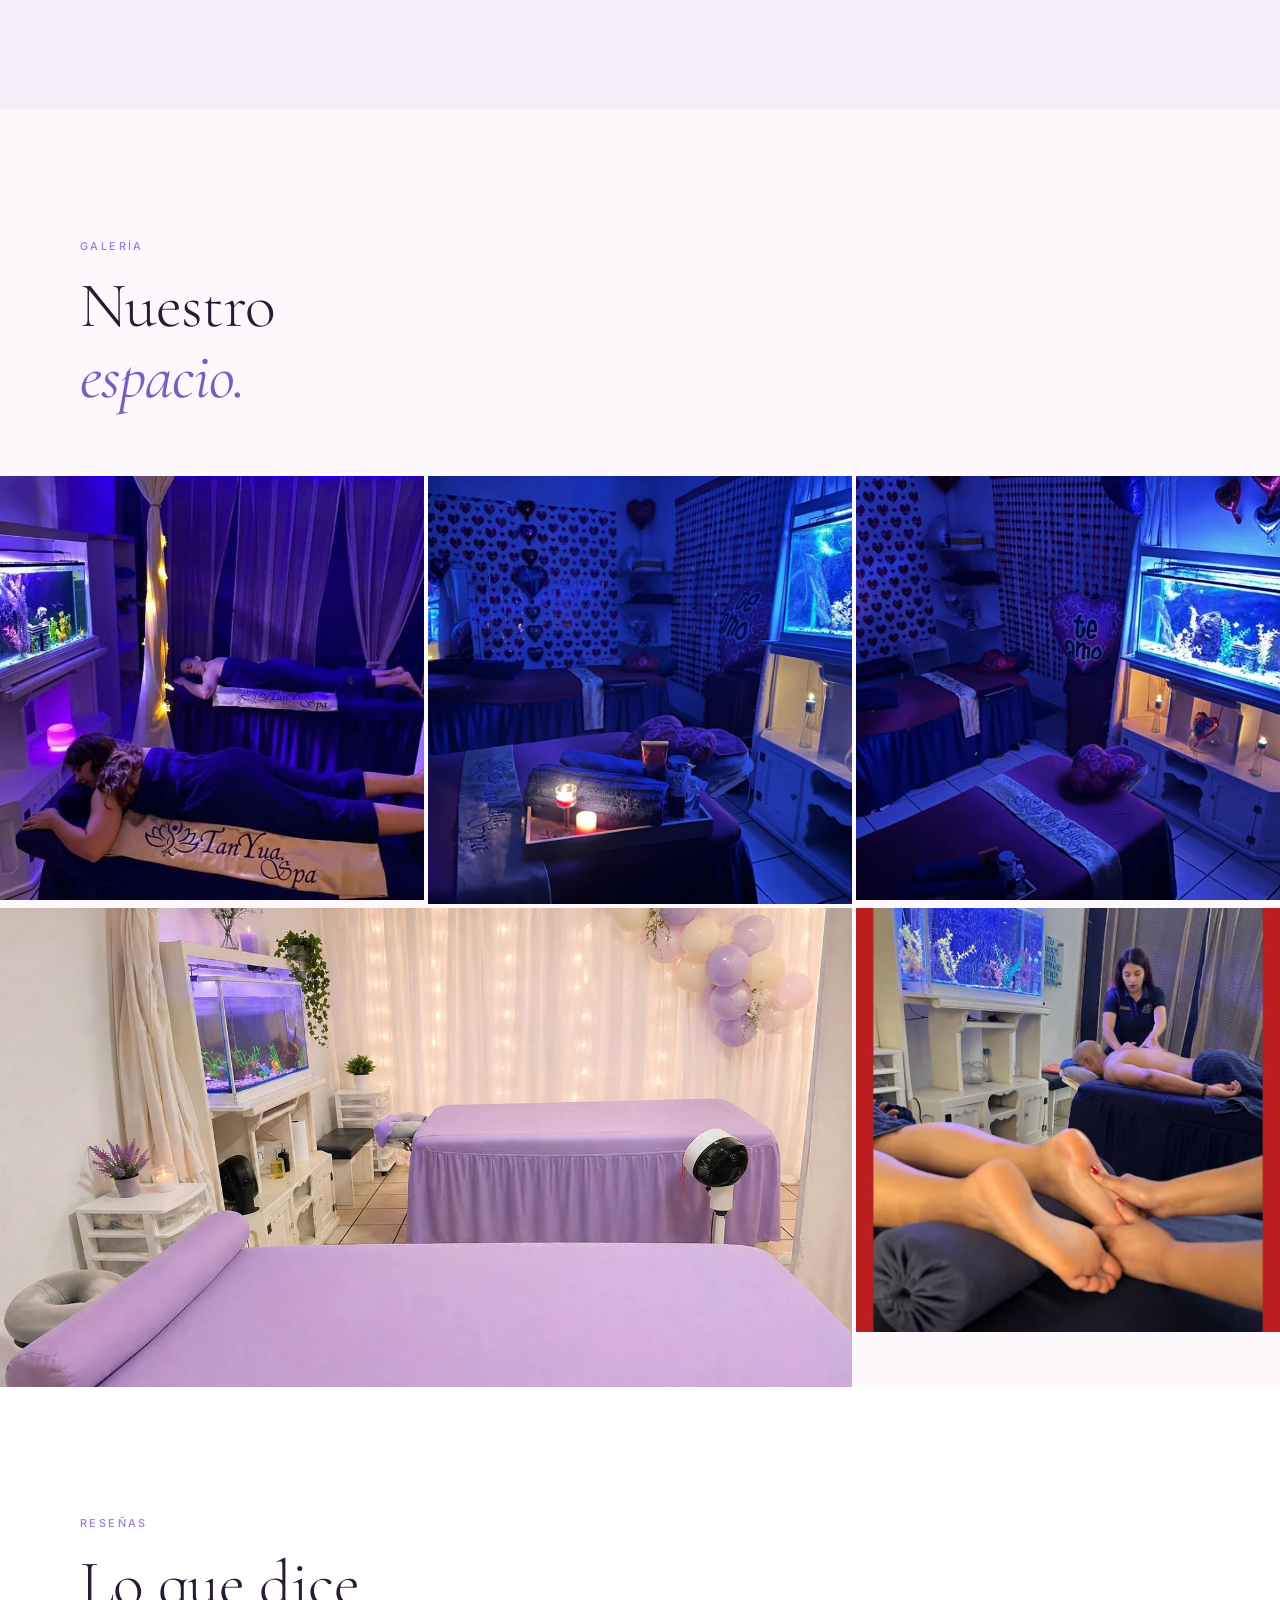
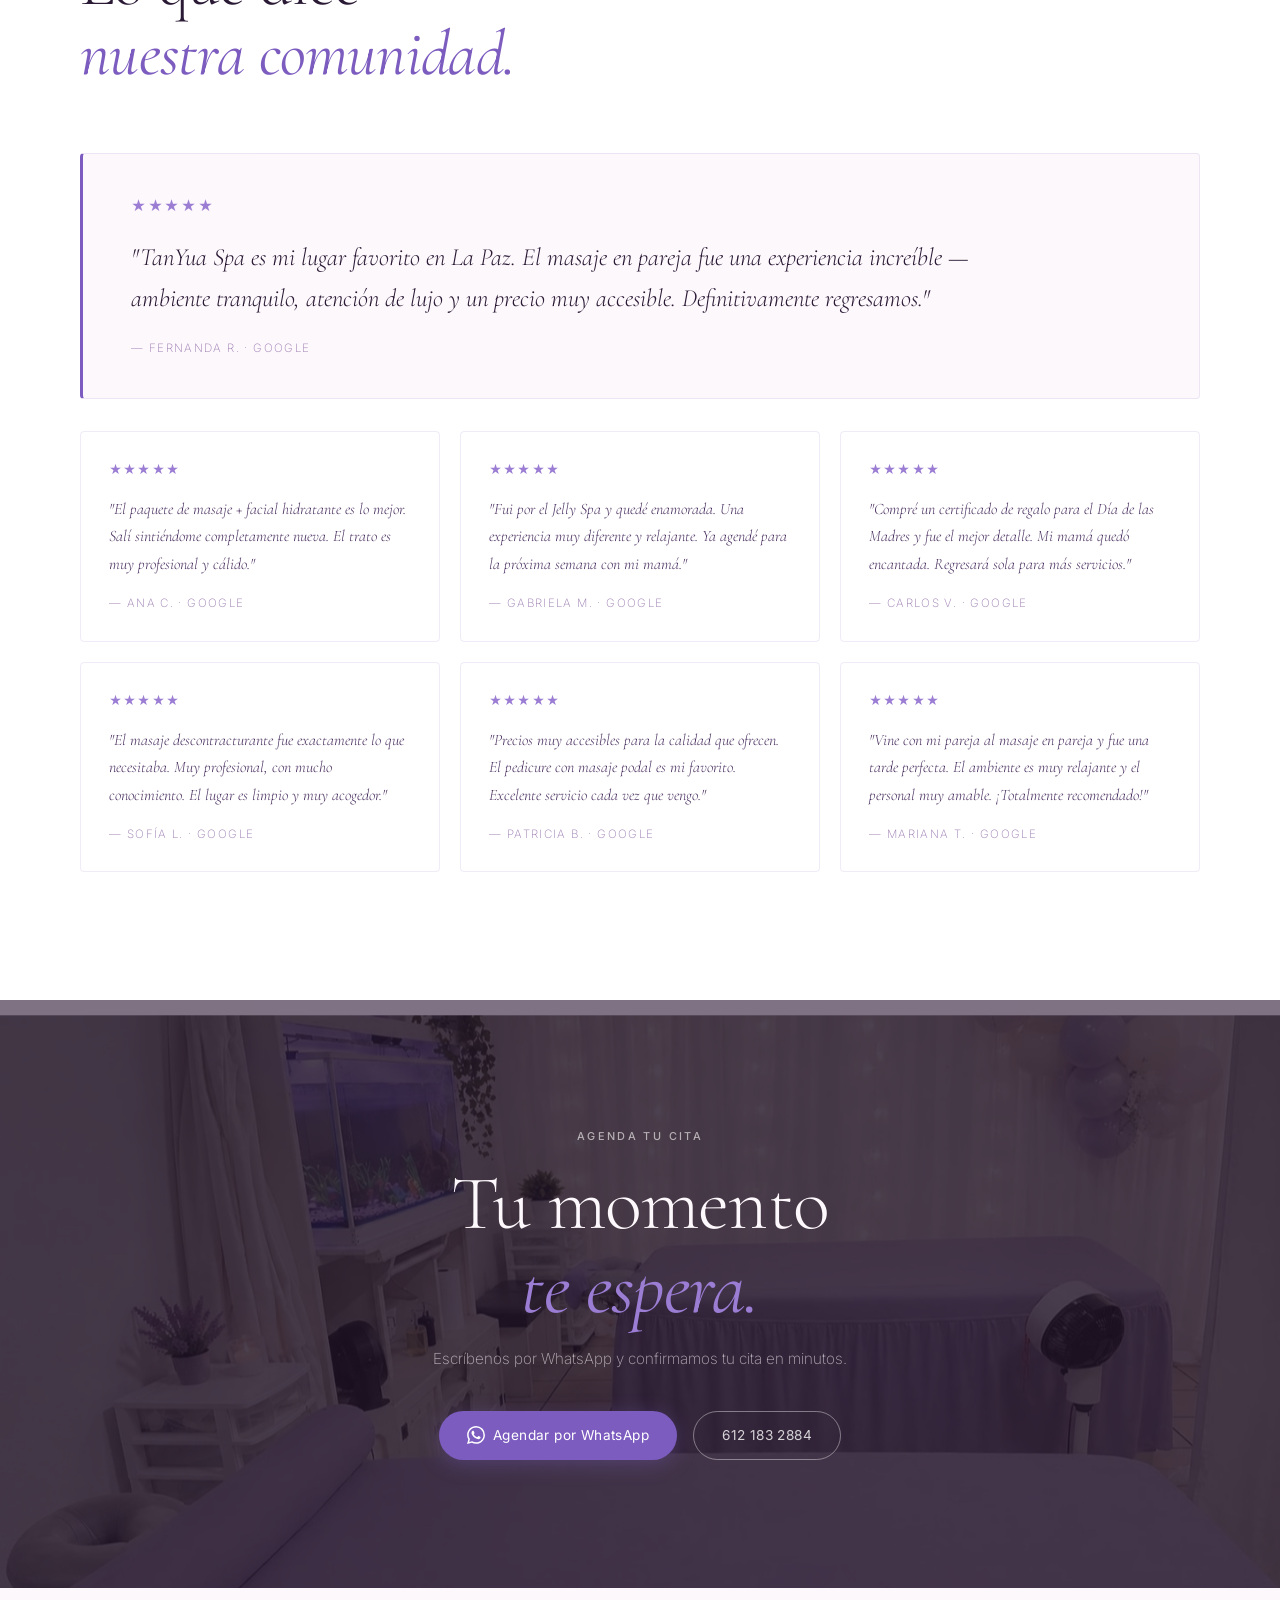
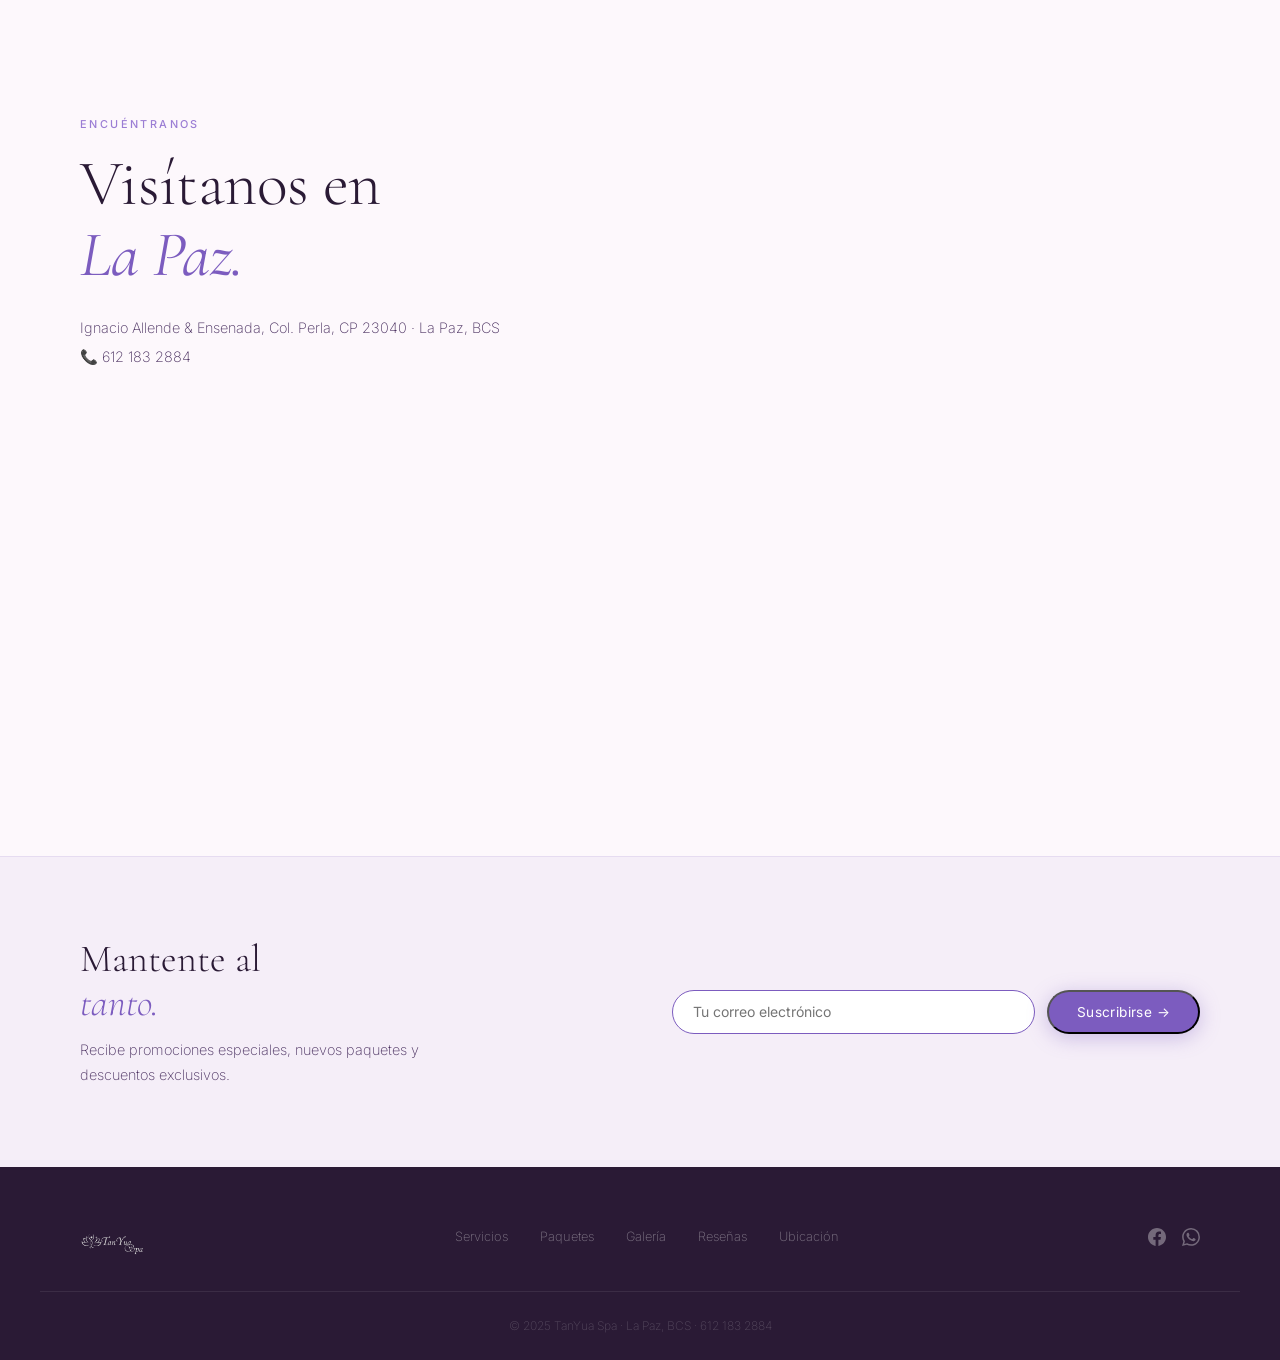
<file: tanyua-spa/index.html>
<!DOCTYPE html>
<html lang="es">
<head>
  <meta charset="UTF-8" />
  <meta name="viewport" content="width=device-width, initial-scale=1.0" />
  <title>TanYua Spa · La Paz, BCS</title>
  <meta name="description" content="Tu espacio de bienestar en La Paz, BCS. Masajes, faciales, pedicure, jelly spa y más. Agenda tu cita hoy." />
  <link rel="preconnect" href="https://fonts.googleapis.com" />
  <link rel="preconnect" href="https://fonts.gstatic.com" crossorigin />
  <link href="https://fonts.googleapis.com/css2?family=Cormorant+Garamond:ital,wght@0,300;0,400;1,300;1,400;1,500&family=Inter:wght@200;300;400;500&display=swap" rel="stylesheet" />
  <link rel="stylesheet" href="styles.css?v=20260601" />
</head>
<body>

  <!-- NAV -->
  <nav class="nav" id="nav">
    <div class="nav-inner">
      <a href="#hero" class="nav-logo-link">
        <img src="assets/img/logo.svg" alt="TanYua Spa" class="nav-logo" />
      </a>
      <ul class="nav-links">
        <li><a href="#servicios">Servicios</a></li>
        <li><a href="#paquetes">Paquetes</a></li>
        <li><a href="#galeria">Galería</a></li>
        <li><a href="#reviews">Reseñas</a></li>
        <li><a href="#ubicacion">Ubicación</a></li>
      </ul>
      <a href="https://wa.me/526121832884?text=Hola%2C%20quiero%20agendar%20una%20cita%20en%20TanYua%20Spa%20✨" class="btn-nav" target="_blank" rel="noopener">Agendar cita →</a>
      <button class="nav-burger" id="navBurger" aria-label="Menú"><span></span><span></span></button>
    </div>
    <div class="nav-drawer" id="navDrawer">
      <a href="#servicios" class="drawer-link">Servicios</a>
      <a href="#paquetes" class="drawer-link">Paquetes</a>
      <a href="#galeria" class="drawer-link">Galería</a>
      <a href="#reviews" class="drawer-link">Reseñas</a>
      <a href="#ubicacion" class="drawer-link">Ubicación</a>
      <a href="https://wa.me/526121832884?text=Hola%2C%20quiero%20agendar%20una%20cita%20en%20TanYua%20Spa%20✨" class="btn-purple drawer-cta" target="_blank" rel="noopener">Agendar cita →</a>
    </div>
  </nav>

  <!-- HERO -->
  <section class="hero" id="hero">
    <div class="hero-bg">
      <img src="assets/img/foto-03.webp" alt="TanYua Spa" class="hero-bg-img" loading="eager" />
      <div class="hero-veil"></div>
    </div>
    <div class="hero-center">
      <h1 class="sr-only">TanYua Spa La Paz</h1>
      <div class="hero-logo-wrap">
        <img src="assets/img/logo.svg" alt="TanYua Spa" class="hero-logo-img" />
      </div>
      <p class="hero-tagline">Tu momento de bienestar en La Paz.</p>
      <div class="hero-rule"><span></span></div>
      <p class="hero-services">Masajes · Faciales · Pedicure · Jelly Spa · Certificados de Regalo</p>
      <div class="hero-ctas">
        <a href="#paquetes" class="btn-outline-hero">Ver paquetes</a>
        <a href="https://wa.me/526121832884?text=Hola%2C%20quiero%20agendar%20una%20cita%20en%20TanYua%20Spa%20✨" class="btn-purple" target="_blank" rel="noopener">Agendar cita →</a>
      </div>
    </div>
    <div class="hero-scroll" aria-hidden="true"><span class="scroll-line"></span></div>
  </section>

  <!-- MARQUEE -->
  <div class="marquee" aria-hidden="true">
    <div class="marquee-track">
      <span>Masajes</span><span class="sep">✦</span>
      <span>Faciales</span><span class="sep">✦</span>
      <span>Pedicure</span><span class="sep">✦</span>
      <span>Jelly Spa</span><span class="sep">✦</span>
      <span>Masaje Podal</span><span class="sep">✦</span>
      <span>Masaje en Pareja</span><span class="sep">✦</span>
      <span>Certificados de Regalo</span><span class="sep">✦</span>
      <span>Masajes</span><span class="sep">✦</span>
      <span>Faciales</span><span class="sep">✦</span>
      <span>Pedicure</span><span class="sep">✦</span>
      <span>Jelly Spa</span><span class="sep">✦</span>
      <span>Masaje Podal</span><span class="sep">✦</span>
      <span>Masaje en Pareja</span><span class="sep">✦</span>
      <span>Certificados de Regalo</span><span class="sep">✦</span>
    </div>
  </div>

  <!-- ABOUT -->
  <section class="about" id="nosotros">
    <div class="container">
      <div class="about-grid">
        <div class="about-foto">
          <div class="about-img-wrap reveal">
            <img src="assets/img/foto-07.webp" alt="TanYua Spa La Paz" loading="lazy" />
          </div>
        </div>
        <div class="about-text">
          <p class="eyebrow reveal">La Paz, BCS · Col. Perla</p>
          <h2 class="reveal">Un espacio para<br>— <em>reconectar.</em></h2>
          <p class="body-p reveal">En TanYua Spa te ofrecemos una experiencia de bienestar completa. Desde masajes relajantes hasta tratamientos faciales y de pies — todo diseñado para que salgas renovada.</p>
          <p class="body-p reveal">También contamos con <strong>certificados de regalo</strong> — el detalle perfecto para quien más quieres.</p>
          <div class="about-badges reveal">
            <div class="ab-item"><span>✦</span><span>Ambiente relajante</span></div>
            <div class="ab-item"><span>✦</span><span>Atención personalizada</span></div>
            <div class="ab-item"><span>✦</span><span>Masaje en pareja</span></div>
            <div class="ab-item"><span>✦</span><span>Certificados de regalo</span></div>
          </div>
          <a href="https://wa.me/526121832884?text=Hola%2C%20quiero%20información%20sobre%20TanYua%20Spa%20✨" class="btn-text-arrow reveal" target="_blank" rel="noopener">Pregunta por nuestros servicios →</a>
        </div>
      </div>
    </div>
  </section>

  <!-- SERVICIOS INDIVIDUALES -->
  <section class="servicios" id="servicios">
    <div class="container">
      <div class="section-header reveal">
        <p class="eyebrow">Nuestros servicios</p>
        <h2>Bienestar para<br><em>cada momento.</em></h2>
      </div>
      <div class="svc-grid">

        <div class="svc-card reveal">
          <div class="svc-img"><img src="assets/img/foto-08.webp" alt="Masaje" loading="lazy" /></div>
          <div class="svc-body">
            <h3>Masajes</h3>
            <p>Técnicas profesionales para relajar, descontracturar y restaurar tu equilibrio. Individual o en pareja.</p>
            <div class="svc-prices">
              <div class="svc-price-row"><span>Individual</span><strong>$580</strong></div>
              <div class="svc-price-row"><span>En pareja</span><strong>$990</strong></div>
            </div>
            <a href="https://wa.me/526121832884?text=Hola%2C%20me%20interesa%20un%20masaje%20en%20TanYua%20Spa%20✨" class="btn-card" target="_blank" rel="noopener">Agendar →</a>
          </div>
        </div>

        <div class="svc-card reveal">
          <div class="svc-img"><img src="assets/img/foto-04.webp" alt="Facial" loading="lazy" /></div>
          <div class="svc-body">
            <h3>Facial Hidratante</h3>
            <p>Limpieza e hidratación profunda para devolver el brillo y vitalidad a tu piel. Resultados desde la primera sesión.</p>
            <div class="svc-prices">
              <div class="svc-price-row"><span>Masaje + Facial</span><strong>$730</strong></div>
            </div>
            <a href="https://wa.me/526121832884?text=Hola%2C%20me%20interesa%20el%20facial%20hidratante%20en%20TanYua%20Spa%20✨" class="btn-card" target="_blank" rel="noopener">Agendar →</a>
          </div>
        </div>

        <div class="svc-card reveal">
          <div class="svc-img"><img src="assets/img/foto-01.webp" alt="Pedicure y Masaje Podal" loading="lazy" /></div>
          <div class="svc-body">
            <h3>Pedicure & Masaje Podal</h3>
            <p>Cuida tus pies con nuestro servicio completo de pedicure profesional y masaje podal relajante.</p>
            <div class="svc-prices">
              <div class="svc-price-row"><span>Masaje + Pedicure + Podal</span><strong>$880</strong></div>
            </div>
            <a href="https://wa.me/526121832884?text=Hola%2C%20me%20interesa%20el%20pedicure%20y%20masaje%20podal%20en%20TanYua%20Spa%20✨" class="btn-card" target="_blank" rel="noopener">Agendar →</a>
          </div>
        </div>

        <div class="svc-card reveal">
          <div class="svc-img"><img src="assets/img/foto-05.webp" alt="Jelly Spa" loading="lazy" /></div>
          <div class="svc-body">
            <h3>Jelly Spa</h3>
            <p>Tratamiento relajante y revitalizante con técnica Jelly Spa. Una experiencia única para tus pies y manos.</p>
            <div class="svc-prices">
              <div class="svc-price-row"><span>Masaje + Jelly + Podal</span><strong>$780</strong></div>
            </div>
            <a href="https://wa.me/526121832884?text=Hola%2C%20me%20interesa%20el%20Jelly%20Spa%20en%20TanYua%20Spa%20✨" class="btn-card" target="_blank" rel="noopener">Agendar →</a>
          </div>
        </div>

      </div>
    </div>
  </section>

  <!-- PAQUETES -->
  <section class="paquetes" id="paquetes">
    <div class="container">
      <div class="section-header reveal">
        <p class="eyebrow">Paquetes especiales</p>
        <h2>Todo lo que<br><em>mereces.</em></h2>
        <p class="section-sub reveal">Combina nuestros servicios y vive la experiencia completa. Pregúntanos por más paquetes disponibles.</p>
      </div>
      <div class="paq-grid">

        <div class="paq-card reveal">
          <div class="paq-icon">💆‍♀️</div>
          <h3>Masaje Individual</h3>
          <p>Sesión de masaje completa para ti.</p>
          <div class="paq-price">$580</div>
          <a href="https://wa.me/526121832884?text=Hola%2C%20quiero%20reservar%20el%20paquete%20de%20masaje%20individual%20en%20TanYua%20Spa%20✨" class="btn-card" target="_blank" rel="noopener">Reservar →</a>
        </div>

        <div class="paq-card paq-featured reveal">
          <div class="paq-badge">Más popular</div>
          <div class="paq-icon">👫</div>
          <h3>Masaje en Pareja</h3>
          <p>Vive la experiencia de relajación junto a quien más quieres.</p>
          <div class="paq-price">$990</div>
          <a href="https://wa.me/526121832884?text=Hola%2C%20quiero%20reservar%20el%20masaje%20en%20pareja%20en%20TanYua%20Spa%20✨" class="btn-card-light" target="_blank" rel="noopener">Reservar →</a>
        </div>

        <div class="paq-card reveal">
          <div class="paq-icon">🌸</div>
          <h3>Masaje + Facial</h3>
          <p>Masaje relajante + facial hidratante. Cuida cuerpo y rostro.</p>
          <div class="paq-price">$730</div>
          <a href="https://wa.me/526121832884?text=Hola%2C%20quiero%20reservar%20el%20paquete%20masaje%20más%20facial%20en%20TanYua%20Spa%20✨" class="btn-card" target="_blank" rel="noopener">Reservar →</a>
        </div>

        <div class="paq-card reveal">
          <div class="paq-icon">🦶</div>
          <h3>Masaje + Pedicure + Podal</h3>
          <p>El paquete completo para relajar cuerpo y pies a la vez.</p>
          <div class="paq-price">$880</div>
          <a href="https://wa.me/526121832884?text=Hola%2C%20quiero%20reservar%20el%20paquete%20masaje%20más%20pedicure%20en%20TanYua%20Spa%20✨" class="btn-card" target="_blank" rel="noopener">Reservar →</a>
        </div>

        <div class="paq-card reveal">
          <div class="paq-icon">✨</div>
          <h3>Masaje + Jelly Spa + Podal</h3>
          <p>La experiencia más completa con nuestro exclusivo Jelly Spa.</p>
          <div class="paq-price">$780</div>
          <a href="https://wa.me/526121832884?text=Hola%2C%20quiero%20reservar%20el%20paquete%20Jelly%20Spa%20en%20TanYua%20Spa%20✨" class="btn-card" target="_blank" rel="noopener">Reservar →</a>
        </div>

        <div class="paq-card paq-regalo reveal">
          <div class="paq-icon">🎁</div>
          <h3>Certificado de Regalo</h3>
          <p>El detalle perfecto. Regala una experiencia de bienestar a quien más quieres.</p>
          <div class="paq-price-text">¡Pregunta por opciones!</div>
          <a href="https://wa.me/526121832884?text=Hola%2C%20quiero%20un%20certificado%20de%20regalo%20de%20TanYua%20Spa%20✨" class="btn-card" target="_blank" rel="noopener">Solicitar →</a>
        </div>

      </div>
    </div>
  </section>

  <!-- GALERÍA -->
  <section class="galeria" id="galeria">
    <div class="container">
      <div class="section-header reveal">
        <p class="eyebrow">Galería</p>
        <h2>Nuestro<br><em>espacio.</em></h2>
      </div>
    </div>
    <div class="gal-grid">
      <div class="gal-item reveal"><img src="assets/img/foto-02.webp" alt="TanYua Spa" loading="lazy" /></div>
      <div class="gal-item gal-tall reveal"><img src="assets/img/foto-03.webp" alt="TanYua Spa" loading="lazy" /></div>
      <div class="gal-item reveal"><img src="assets/img/foto-06.webp" alt="TanYua Spa" loading="lazy" /></div>
      <div class="gal-item gal-wide reveal"><img src="assets/img/foto-09.webp" alt="TanYua Spa" loading="lazy" /></div>
      <div class="gal-item reveal"><img src="assets/img/foto-05.webp" alt="TanYua Spa" loading="lazy" /></div>
    </div>
  </section>

  <!-- REVIEWS -->
  <section class="reviews" id="reviews">
    <div class="container">
      <div class="section-header reveal">
        <p class="eyebrow">Reseñas</p>
        <h2>Lo que dice<br><em>nuestra comunidad.</em></h2>
      </div>
      <div class="review-featured reveal">
        <div class="review-stars">★★★★★</div>
        <p class="review-featured-text">"TanYua Spa es mi lugar favorito en La Paz. El masaje en pareja fue una experiencia increíble — ambiente tranquilo, atención de lujo y un precio muy accesible. Definitivamente regresamos."</p>
        <p class="review-author">— Fernanda R. · Google</p>
      </div>
      <div class="reviews-grid">
        <div class="review-card reveal">
          <div class="review-stars">★★★★★</div>
          <p class="review-text">"El paquete de masaje + facial hidratante es lo mejor. Salí sintiéndome completamente nueva. El trato es muy profesional y cálido."</p>
          <p class="review-author">— Ana C. · Google</p>
        </div>
        <div class="review-card reveal">
          <div class="review-stars">★★★★★</div>
          <p class="review-text">"Fui por el Jelly Spa y quedé enamorada. Una experiencia muy diferente y relajante. Ya agendé para la próxima semana con mi mamá."</p>
          <p class="review-author">— Gabriela M. · Google</p>
        </div>
        <div class="review-card reveal">
          <div class="review-stars">★★★★★</div>
          <p class="review-text">"Compré un certificado de regalo para el Día de las Madres y fue el mejor detalle. Mi mamá quedó encantada. Regresará sola para más servicios."</p>
          <p class="review-author">— Carlos V. · Google</p>
        </div>
        <div class="review-card reveal">
          <div class="review-stars">★★★★★</div>
          <p class="review-text">"El masaje descontracturante fue exactamente lo que necesitaba. Muy profesional, con mucho conocimiento. El lugar es limpio y muy acogedor."</p>
          <p class="review-author">— Sofía L. · Google</p>
        </div>
        <div class="review-card reveal">
          <div class="review-stars">★★★★★</div>
          <p class="review-text">"Precios muy accesibles para la calidad que ofrecen. El pedicure con masaje podal es mi favorito. Excelente servicio cada vez que vengo."</p>
          <p class="review-author">— Patricia B. · Google</p>
        </div>
        <div class="review-card reveal">
          <div class="review-stars">★★★★★</div>
          <p class="review-text">"Vine con mi pareja al masaje en pareja y fue una tarde perfecta. El ambiente es muy relajante y el personal muy amable. ¡Totalmente recomendado!"</p>
          <p class="review-author">— Mariana T. · Google</p>
        </div>
      </div>
    </div>
  </section>

  <!-- RESERVA CTA -->
  <section class="cta-section">
    <div class="cta-bg">
      <img src="assets/img/foto-09.webp" alt="" loading="lazy" />
      <div class="cta-veil"></div>
    </div>
    <div class="container cta-inner">
      <p class="eyebrow light reveal">Agenda tu cita</p>
      <h2 class="cta-title reveal">Tu momento<br><em>te espera.</em></h2>
      <p class="cta-sub reveal">Escríbenos por WhatsApp y confirmamos tu cita en minutos.</p>
      <div class="cta-btns reveal">
        <a href="https://wa.me/526121832884?text=Hola%2C%20quiero%20agendar%20una%20cita%20en%20TanYua%20Spa%20✨" class="btn-purple" target="_blank" rel="noopener">
          <svg width="18" height="18" viewBox="0 0 24 24" fill="currentColor"><path d="M17.472 14.382c-.297-.149-1.758-.867-2.03-.967-.273-.099-.471-.148-.67.15-.197.297-.767.966-.94 1.164-.173.199-.347.223-.644.075-.297-.15-1.255-.463-2.39-1.475-.883-.788-1.48-1.761-1.653-2.059-.173-.297-.018-.458.13-.606.134-.133.298-.347.446-.52.149-.174.198-.298.298-.497.099-.198.05-.371-.025-.52-.075-.149-.669-1.612-.916-2.207-.242-.579-.487-.5-.669-.51-.173-.008-.371-.01-.57-.01-.198 0-.52.074-.792.372-.272.297-1.04 1.016-1.04 2.479 0 1.462 1.065 2.875 1.213 3.074.149.198 2.096 3.2 5.077 4.487.709.306 1.262.489 1.694.625.712.227 1.36.195 1.871.118.571-.085 1.758-.719 2.006-1.413.248-.694.248-1.289.173-1.413-.074-.124-.272-.198-.57-.347m-5.421 7.403h-.004a9.87 9.87 0 01-5.031-1.378l-.361-.214-3.741.982.998-3.648-.235-.374a9.86 9.86 0 01-1.51-5.26c.001-5.45 4.436-9.884 9.888-9.884 2.64 0 5.122 1.03 6.988 2.898a9.825 9.825 0 012.893 6.994c-.003 5.45-4.437 9.884-9.885 9.884m8.413-18.297A11.815 11.815 0 0012.05 0C5.495 0 .16 5.335.157 11.892c0 2.096.547 4.142 1.588 5.945L.057 24l6.305-1.654a11.882 11.882 0 005.683 1.448h.005c6.554 0 11.89-5.335 11.893-11.893a11.821 11.821 0 00-3.48-8.413z"/></svg>
          Agendar por WhatsApp
        </a>
        <a href="tel:+526121832884" class="btn-outline-light">612 183 2884</a>
      </div>
    </div>
  </section>

  <!-- UBICACIÓN -->
  <section class="ubicacion" id="ubicacion">
    <div class="container">
      <div class="section-header reveal">
        <p class="eyebrow">Encuéntranos</p>
        <h2>Visítanos en<br><em>La Paz.</em></h2>
        <p class="ubicacion-address reveal">Ignacio Allende & Ensenada, Col. Perla, CP 23040 · La Paz, BCS<br>📞 612 183 2884</p>
      </div>
    </div>
    <div class="map-wrap">
      <iframe src="https://maps.google.com/maps?q=Ignacio+Allende+Ensenada+Colonia+Perla+La+Paz+BCS+Mexico&output=embed&z=15"
        width="100%" height="420" style="border:0;" allowfullscreen="" loading="lazy"
        title="TanYua Spa La Paz"></iframe>
    </div>
  </section>

  <!-- FOOTER -->
  <footer class="footer">
    <div class="footer-newsletter">
      <div class="container">
        <div class="nl-inner">
          <div class="nl-text">
            <h3>Mantente al<br><em>tanto.</em></h3>
            <p>Recibe promociones especiales, nuevos paquetes y descuentos exclusivos.</p>
          </div>
          <form class="nl-form" onsubmit="handleNewsletter(event)">
            <input type="email" placeholder="Tu correo electrónico" class="nl-input" required />
            <button type="submit" class="btn-purple">Suscribirse →</button>
          </form>
        </div>
      </div>
    </div>
    <div class="footer-bottom">
      <div class="container footer-inner">
        <img src="assets/img/logo.svg" alt="TanYua Spa" class="footer-logo" />
        <nav class="footer-nav">
          <a href="#servicios">Servicios</a>
          <a href="#paquetes">Paquetes</a>
          <a href="#galeria">Galería</a>
          <a href="#reviews">Reseñas</a>
          <a href="#ubicacion">Ubicación</a>
        </nav>
        <div class="footer-social">
          <a href="https://www.facebook.com/p/Tanyuaspa-100057273497196/" target="_blank" rel="noopener" aria-label="Facebook">
            <svg width="18" height="18" viewBox="0 0 24 24" fill="currentColor"><path d="M24 12.073c0-6.627-5.373-12-12-12s-12 5.373-12 12c0 5.99 4.388 10.954 10.125 11.854v-8.385H7.078v-3.47h3.047V9.43c0-3.007 1.792-4.669 4.533-4.669 1.312 0 2.686.235 2.686.235v2.953H15.83c-1.491 0-1.956.925-1.956 1.874v2.25h3.328l-.532 3.47h-2.796v8.385C19.612 23.027 24 18.062 24 12.073z"/></svg>
          </a>
          <a href="https://wa.me/526121832884" target="_blank" rel="noopener" aria-label="WhatsApp">
            <svg width="18" height="18" viewBox="0 0 24 24" fill="currentColor"><path d="M17.472 14.382c-.297-.149-1.758-.867-2.03-.967-.273-.099-.471-.148-.67.15-.197.297-.767.966-.94 1.164-.173.199-.347.223-.644.075-.297-.15-1.255-.463-2.39-1.475-.883-.788-1.48-1.761-1.653-2.059-.173-.297-.018-.458.13-.606.134-.133.298-.347.446-.52.149-.174.198-.298.298-.497.099-.198.05-.371-.025-.52-.075-.149-.669-1.612-.916-2.207-.242-.579-.487-.5-.669-.51-.173-.008-.371-.01-.57-.01-.198 0-.52.074-.792.372-.272.297-1.04 1.016-1.04 2.479 0 1.462 1.065 2.875 1.213 3.074.149.198 2.096 3.2 5.077 4.487.709.306 1.262.489 1.694.625.712.227 1.36.195 1.871.118.571-.085 1.758-.719 2.006-1.413.248-.694.248-1.289.173-1.413-.074-.124-.272-.198-.57-.347m-5.421 7.403h-.004a9.87 9.87 0 01-5.031-1.378l-.361-.214-3.741.982.998-3.648-.235-.374a9.86 9.86 0 01-1.51-5.26c.001-5.45 4.436-9.884 9.888-9.884 2.64 0 5.122 1.03 6.988 2.898a9.825 9.825 0 012.893 6.994c-.003 5.45-4.437 9.884-9.885 9.884m8.413-18.297A11.815 11.815 0 0012.05 0C5.495 0 .16 5.335.157 11.892c0 2.096.547 4.142 1.588 5.945L.057 24l6.305-1.654a11.882 11.882 0 005.683 1.448h.005c6.554 0 11.89-5.335 11.893-11.893a11.821 11.821 0 00-3.48-8.413z"/></svg>
          </a>
        </div>
      </div>
      <p class="footer-copy">© 2025 TanYua Spa · La Paz, BCS · 612 183 2884</p>
    </div>
  </footer>

  <!-- WA float -->
  <a href="https://wa.me/526121832884?text=Hola%2C%20quiero%20agendar%20una%20cita%20en%20TanYua%20Spa%20✨" class="wa-float" target="_blank" rel="noopener" aria-label="WhatsApp">
    <svg width="24" height="24" viewBox="0 0 24 24" fill="currentColor"><path d="M17.472 14.382c-.297-.149-1.758-.867-2.03-.967-.273-.099-.471-.148-.67.15-.197.297-.767.966-.94 1.164-.173.199-.347.223-.644.075-.297-.15-1.255-.463-2.39-1.475-.883-.788-1.48-1.761-1.653-2.059-.173-.297-.018-.458.13-.606.134-.133.298-.347.446-.52.149-.174.198-.298.298-.497.099-.198.05-.371-.025-.52-.075-.149-.669-1.612-.916-2.207-.242-.579-.487-.5-.669-.51-.173-.008-.371-.01-.57-.01-.198 0-.52.074-.792.372-.272.297-1.04 1.016-1.04 2.479 0 1.462 1.065 2.875 1.213 3.074.149.198 2.096 3.2 5.077 4.487.709.306 1.262.489 1.694.625.712.227 1.36.195 1.871.118.571-.085 1.758-.719 2.006-1.413.248-.694.248-1.289.173-1.413-.074-.124-.272-.198-.57-.347m-5.421 7.403h-.004a9.87 9.87 0 01-5.031-1.378l-.361-.214-3.741.982.998-3.648-.235-.374a9.86 9.86 0 01-1.51-5.26c.001-5.45 4.436-9.884 9.888-9.884 2.64 0 5.122 1.03 6.988 2.898a9.825 9.825 0 012.893 6.994c-.003 5.45-4.437 9.884-9.885 9.884m8.413-18.297A11.815 11.815 0 0012.05 0C5.495 0 .16 5.335.157 11.892c0 2.096.547 4.142 1.588 5.945L.057 24l6.305-1.654a11.882 11.882 0 005.683 1.448h.005c6.554 0 11.89-5.335 11.893-11.893a11.821 11.821 0 00-3.48-8.413z"/></svg>
  </a>

  <script src="lib/gsap.min.js?v=20260601" defer></script>
  <script src="lib/ScrollTrigger.min.js?v=20260601" defer></script>
  <script src="main.js?v=20260601" defer></script>
</body>
</html>
</file>
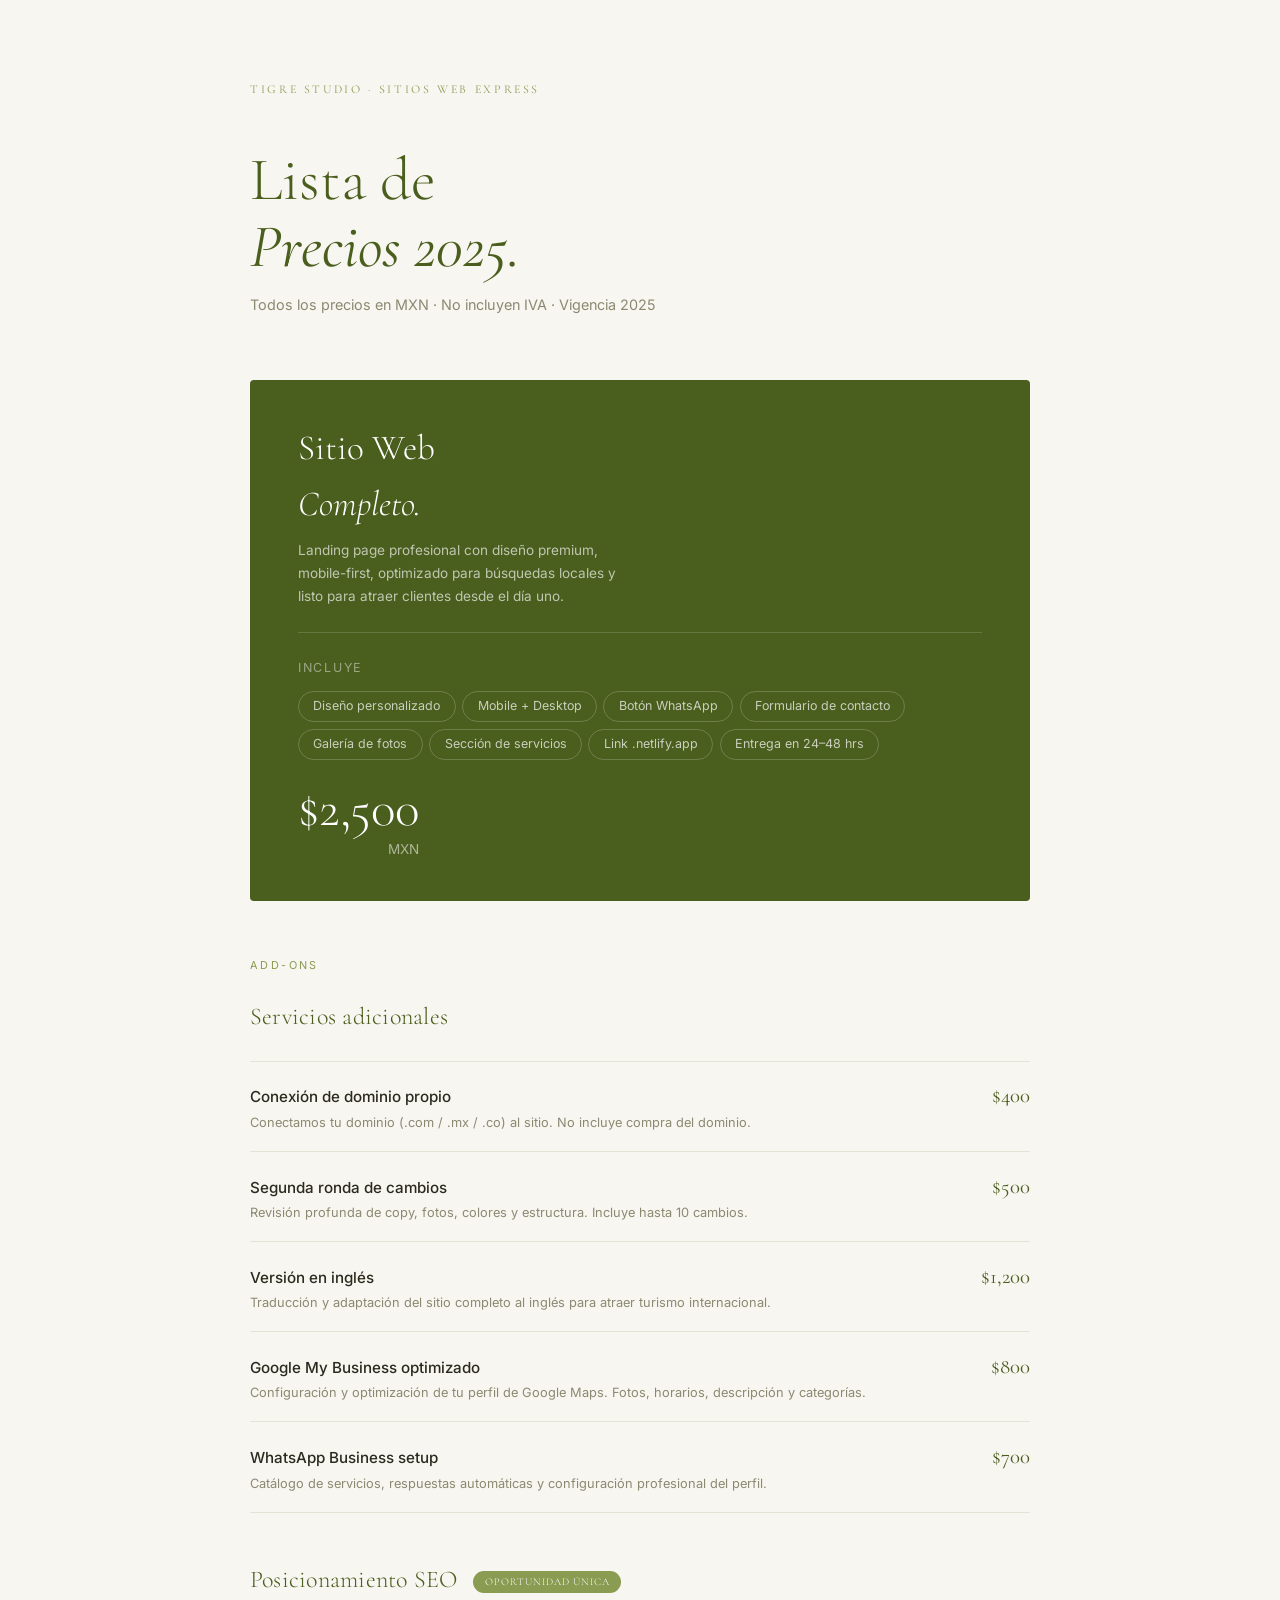
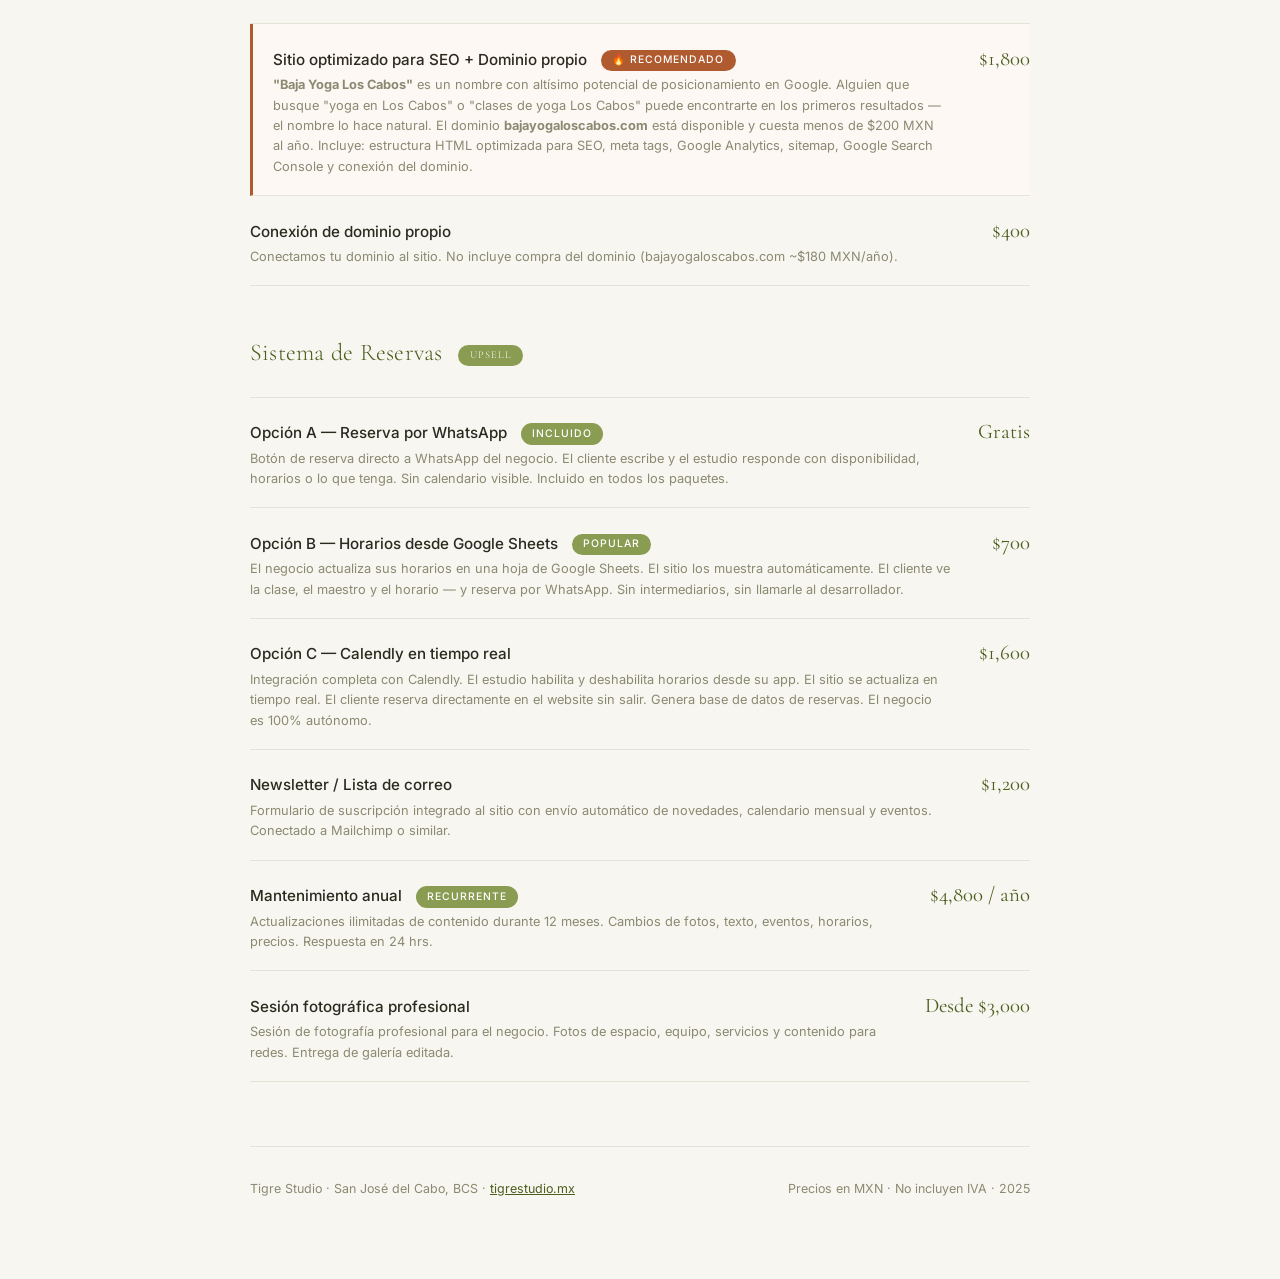
<file: baja-yoga-loscabos/addons.html>
<!DOCTYPE html>
<html lang="es">
<head>
  <meta charset="UTF-8" />
  <meta name="viewport" content="width=device-width, initial-scale=1.0" />
  <title>Tigre Studio · Sitios Web · Lista de Precios</title>
  <link rel="preconnect" href="https://fonts.googleapis.com" />
  <link rel="preconnect" href="https://fonts.gstatic.com" crossorigin />
  <link href="https://fonts.googleapis.com/css2?family=Cormorant+Garamond:ital,wght@0,300;0,400;1,300;1,400&family=Inter:wght@300;400;500;600&display=swap" rel="stylesheet" />
  <style>
    :root {
      --olive: #4a5e1e; --olive-mid: #5c7226; --olive-lt: #8a9b52;
      --cream: #f8f6f0; --cream-2: #f0ece2; --white: #fff;
      --ink: #2a2a1e; --ink-2: #4a4a38; --ink-3: #8a8a72;
      --line: rgba(74,94,30,0.12);
    }
    * { box-sizing: border-box; margin: 0; padding: 0; }
    body { font-family: 'Inter', sans-serif; background: var(--cream); color: var(--ink); line-height: 1.6; }
    .page { max-width: 860px; margin: 0 auto; padding: 5rem 2.5rem; }
    .brand { font-family: 'Cormorant Garamond', serif; font-size: 0.75rem; font-weight: 400; letter-spacing: 0.22em; text-transform: uppercase; color: var(--olive-lt); margin-bottom: 3rem; }
    h1 { font-family: 'Cormorant Garamond', serif; font-size: clamp(2.4rem, 5vw, 3.8rem); font-weight: 300; color: var(--olive); line-height: 1.1; margin-bottom: 0.75rem; }
    h1 em { font-style: italic; font-weight: 400; }
    .subtitle { font-size: 0.9rem; color: var(--ink-3); margin-bottom: 4rem; }
    /* BASE */
    .base-card {
      background: var(--olive); color: var(--white);
      border-radius: 4px; padding: 2.5rem 3rem;
      display: flex; justify-content: space-between; align-items: flex-start;
      flex-wrap: wrap; gap: 1.5rem;
      margin-bottom: 3.5rem;
    }
    .base-left h2 { font-family: 'Cormorant Garamond', serif; font-size: 2.2rem; font-weight: 300; color: #fff; margin-bottom: 0.4rem; }
    .base-left h2 em { font-style: italic; }
    .base-left p { font-size: 0.85rem; color: rgba(255,255,255,0.65); max-width: 36ch; line-height: 1.7; }
    .base-price { text-align: right; }
    .base-price .amt { font-family: 'Cormorant Garamond', serif; font-size: 3.2rem; font-weight: 300; color: #fff; line-height: 1; }
    .base-price .cur { font-size: 0.85rem; color: rgba(255,255,255,0.55); margin-top: 0.25rem; }
    .base-includes { margin-top: 1.5rem; padding-top: 1.5rem; border-top: 1px solid rgba(255,255,255,0.15); }
    .base-includes p { font-size: 0.78rem; letter-spacing: 0.14em; text-transform: uppercase; color: rgba(255,255,255,0.45); margin-bottom: 0.75rem; }
    .includes-list { display: flex; flex-wrap: wrap; gap: 0.4rem; }
    .inc-tag { font-size: 0.78rem; color: rgba(255,255,255,0.7); border: 1px solid rgba(255,255,255,0.2); border-radius: 100px; padding: 0.3rem 0.9rem; }
    /* ADDONS */
    .addons-label { font-size: 0.68rem; letter-spacing: 0.22em; text-transform: uppercase; color: var(--olive-lt); margin-bottom: 1.5rem; display: block; }
    h3.section-h { font-family: 'Cormorant Garamond', serif; font-size: 1.5rem; font-weight: 300; color: var(--olive); margin-bottom: 1.5rem; letter-spacing: 0.01em; }
    .addon-list { border-top: 1px solid var(--line); margin-bottom: 3rem; }
    .addon-row {
      display: flex; align-items: baseline; justify-content: space-between;
      padding: 1.1rem 0; border-bottom: 1px solid var(--line);
      gap: 2rem;
    }
    .addon-left { flex: 1; }
    .addon-name { font-size: 0.95rem; color: var(--ink); font-weight: 500; margin-bottom: 0.2rem; }
    .addon-desc { font-size: 0.8rem; color: var(--ink-3); line-height: 1.6; }
    .addon-price { font-family: 'Cormorant Garamond', serif; font-size: 1.3rem; font-weight: 400; color: var(--olive); white-space: nowrap; flex-shrink: 0; }
    .addon-tag {
      display: inline-block; font-size: 0.65rem; letter-spacing: 0.1em; text-transform: uppercase;
      background: var(--olive-lt); color: var(--white); border-radius: 100px;
      padding: 0.15rem 0.7rem; margin-left: 0.6rem; vertical-align: middle;
    }
    /* FOOTER */
    .doc-footer { margin-top: 4rem; padding-top: 2rem; border-top: 1px solid var(--line); display: flex; justify-content: space-between; align-items: center; flex-wrap: wrap; gap: 1rem; }
    .doc-footer p { font-size: 0.78rem; color: var(--ink-3); }
    .doc-footer a { color: var(--olive); }
    @media print {
      body { background: white; }
      .page { padding: 2rem; }
    }
  </style>
</head>
<body>
<div class="page">

  <p class="brand">Tigre Studio · Sitios Web Express</p>
  <h1>Lista de<br><em>Precios 2025.</em></h1>
  <p class="subtitle">Todos los precios en MXN · No incluyen IVA · Vigencia 2025</p>

  <!-- BASE -->
  <div class="base-card">
    <div class="base-left">
      <h2>Sitio Web<br><em>Completo.</em></h2>
      <p>Landing page profesional con diseño premium, mobile-first, optimizado para búsquedas locales y listo para atraer clientes desde el día uno.</p>
      <div class="base-includes">
        <p>Incluye</p>
        <div class="includes-list">
          <span class="inc-tag">Diseño personalizado</span>
          <span class="inc-tag">Mobile + Desktop</span>
          <span class="inc-tag">Botón WhatsApp</span>
          <span class="inc-tag">Formulario de contacto</span>
          <span class="inc-tag">Galería de fotos</span>
          <span class="inc-tag">Sección de servicios</span>
          <span class="inc-tag">Link .netlify.app</span>
          <span class="inc-tag">Entrega en 24–48 hrs</span>
        </div>
      </div>
    </div>
    <div class="base-price">
      <div class="amt">$2,500</div>
      <div class="cur">MXN</div>
    </div>
  </div>

  <!-- ADDONS TÉCNICOS -->
  <span class="addons-label">Add-ons</span>
  <h3 class="section-h">Servicios adicionales</h3>
  <div class="addon-list">

    <div class="addon-row">
      <div class="addon-left">
        <p class="addon-name">Conexión de dominio propio</p>
        <p class="addon-desc">Conectamos tu dominio (.com / .mx / .co) al sitio. No incluye compra del dominio.</p>
      </div>
      <span class="addon-price">$400</span>
    </div>

    <div class="addon-row">
      <div class="addon-left">
        <p class="addon-name">Segunda ronda de cambios</p>
        <p class="addon-desc">Revisión profunda de copy, fotos, colores y estructura. Incluye hasta 10 cambios.</p>
      </div>
      <span class="addon-price">$500</span>
    </div>

    <div class="addon-row">
      <div class="addon-left">
        <p class="addon-name">Versión en inglés</p>
        <p class="addon-desc">Traducción y adaptación del sitio completo al inglés para atraer turismo internacional.</p>
      </div>
      <span class="addon-price">$1,200</span>
    </div>

    <div class="addon-row">
      <div class="addon-left">
        <p class="addon-name">Google My Business optimizado</p>
        <p class="addon-desc">Configuración y optimización de tu perfil de Google Maps. Fotos, horarios, descripción y categorías.</p>
      </div>
      <span class="addon-price">$800</span>
    </div>

    <div class="addon-row">
      <div class="addon-left">
        <p class="addon-name">WhatsApp Business setup</p>
        <p class="addon-desc">Catálogo de servicios, respuestas automáticas y configuración profesional del perfil.</p>
      </div>
      <span class="addon-price">$700</span>
    </div>

  </div>

  <!-- SEO -->
  <h3 class="section-h">Posicionamiento SEO <span class="addon-tag">Oportunidad única</span></h3>
  <div class="addon-list">

    <div class="addon-row" style="background: #fdf8f4; border-left: 3px solid #b05a2f; padding-left: 1.25rem;">
      <div class="addon-left">
        <p class="addon-name">Sitio optimizado para SEO + Dominio propio <span class="addon-tag" style="background:#b05a2f;">🔥 Recomendado</span></p>
        <p class="addon-desc"><strong>"Baja Yoga Los Cabos"</strong> es un nombre con altísimo potencial de posicionamiento en Google. Alguien que busque "yoga en Los Cabos" o "clases de yoga Los Cabos" puede encontrarte en los primeros resultados — el nombre lo hace natural. El dominio <strong>bajayogaloscabos.com</strong> está disponible y cuesta menos de $200 MXN al año. Incluye: estructura HTML optimizada para SEO, meta tags, Google Analytics, sitemap, Google Search Console y conexión del dominio.</p>
      </div>
      <span class="addon-price">$1,800</span>
    </div>

    <div class="addon-row">
      <div class="addon-left">
        <p class="addon-name">Conexión de dominio propio</p>
        <p class="addon-desc">Conectamos tu dominio al sitio. No incluye compra del dominio (bajayogaloscabos.com ~$180 MXN/año).</p>
      </div>
      <span class="addon-price">$400</span>
    </div>

  </div>

  <!-- SISTEMA DE RESERVAS -->
  <h3 class="section-h">Sistema de Reservas <span class="addon-tag">Upsell</span></h3>
  <div class="addon-list">

    <div class="addon-row">
      <div class="addon-left">
        <p class="addon-name">Opción A — Reserva por WhatsApp <span class="addon-tag">Incluido</span></p>
        <p class="addon-desc">Botón de reserva directo a WhatsApp del negocio. El cliente escribe y el estudio responde con disponibilidad, horarios o lo que tenga. Sin calendario visible. Incluido en todos los paquetes.</p>
      </div>
      <span class="addon-price">Gratis</span>
    </div>

    <div class="addon-row">
      <div class="addon-left">
        <p class="addon-name">Opción B — Horarios desde Google Sheets <span class="addon-tag">Popular</span></p>
        <p class="addon-desc">El negocio actualiza sus horarios en una hoja de Google Sheets. El sitio los muestra automáticamente. El cliente ve la clase, el maestro y el horario — y reserva por WhatsApp. Sin intermediarios, sin llamarle al desarrollador.</p>
      </div>
      <span class="addon-price">$700</span>
    </div>

    <div class="addon-row">
      <div class="addon-left">
        <p class="addon-name">Opción C — Calendly en tiempo real</p>
        <p class="addon-desc">Integración completa con Calendly. El estudio habilita y deshabilita horarios desde su app. El sitio se actualiza en tiempo real. El cliente reserva directamente en el website sin salir. Genera base de datos de reservas. El negocio es 100% autónomo.</p>
      </div>
      <span class="addon-price">$1,600</span>
    </div>

    <div class="addon-row">
      <div class="addon-left">
        <p class="addon-name">Newsletter / Lista de correo</p>
        <p class="addon-desc">Formulario de suscripción integrado al sitio con envío automático de novedades, calendario mensual y eventos. Conectado a Mailchimp o similar.</p>
      </div>
      <span class="addon-price">$1,200</span>
    </div>

    <div class="addon-row">
      <div class="addon-left">
        <p class="addon-name">Mantenimiento anual <span class="addon-tag">Recurrente</span></p>
        <p class="addon-desc">Actualizaciones ilimitadas de contenido durante 12 meses. Cambios de fotos, texto, eventos, horarios, precios. Respuesta en 24 hrs.</p>
      </div>
      <span class="addon-price">$4,800 / año</span>
    </div>

    <div class="addon-row">
      <div class="addon-left">
        <p class="addon-name">Sesión fotográfica profesional</p>
        <p class="addon-desc">Sesión de fotografía profesional para el negocio. Fotos de espacio, equipo, servicios y contenido para redes. Entrega de galería editada.</p>
      </div>
      <span class="addon-price">Desde $3,000</span>
    </div>

  </div>

  <div class="doc-footer">
    <p>Tigre Studio · San José del Cabo, BCS · <a href="https://tigrestudio.mx">tigrestudio.mx</a></p>
    <p>Precios en MXN · No incluyen IVA · 2025</p>
  </div>

</div>
</body>
</html>
</file>
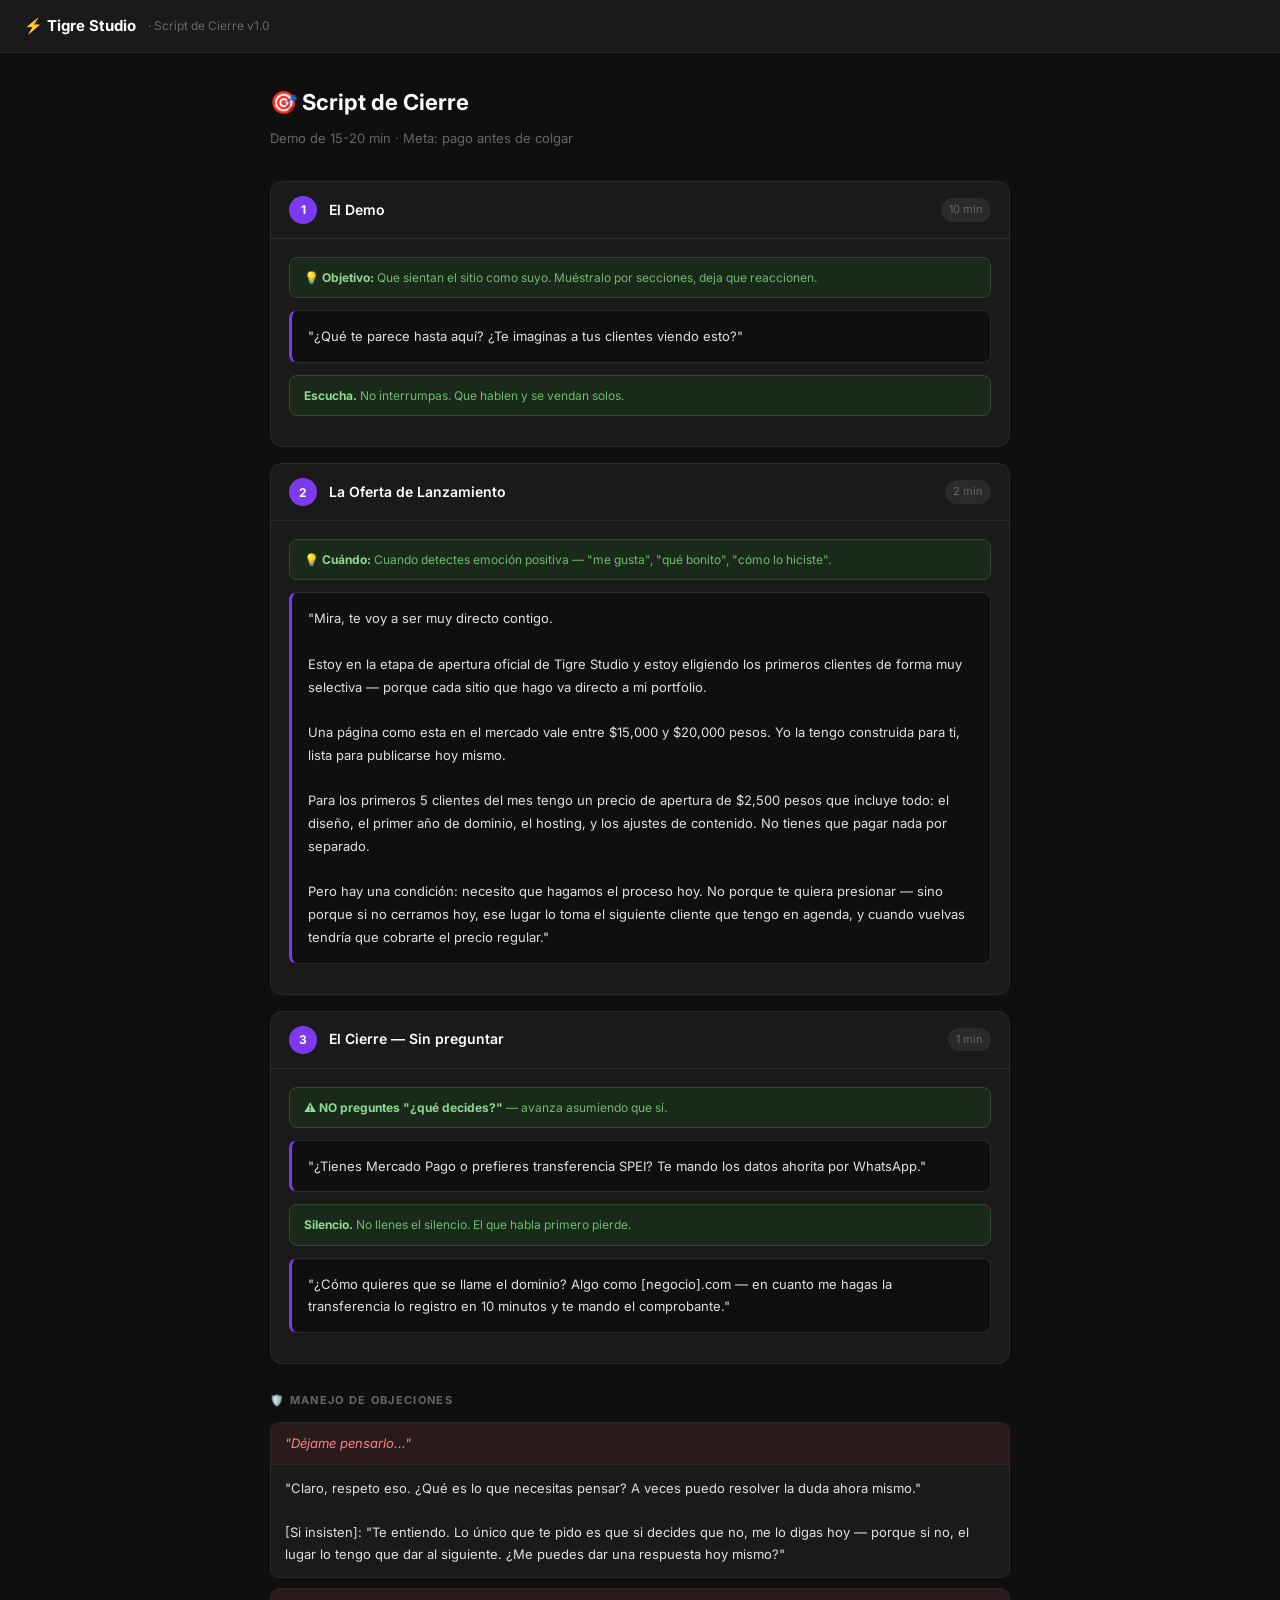
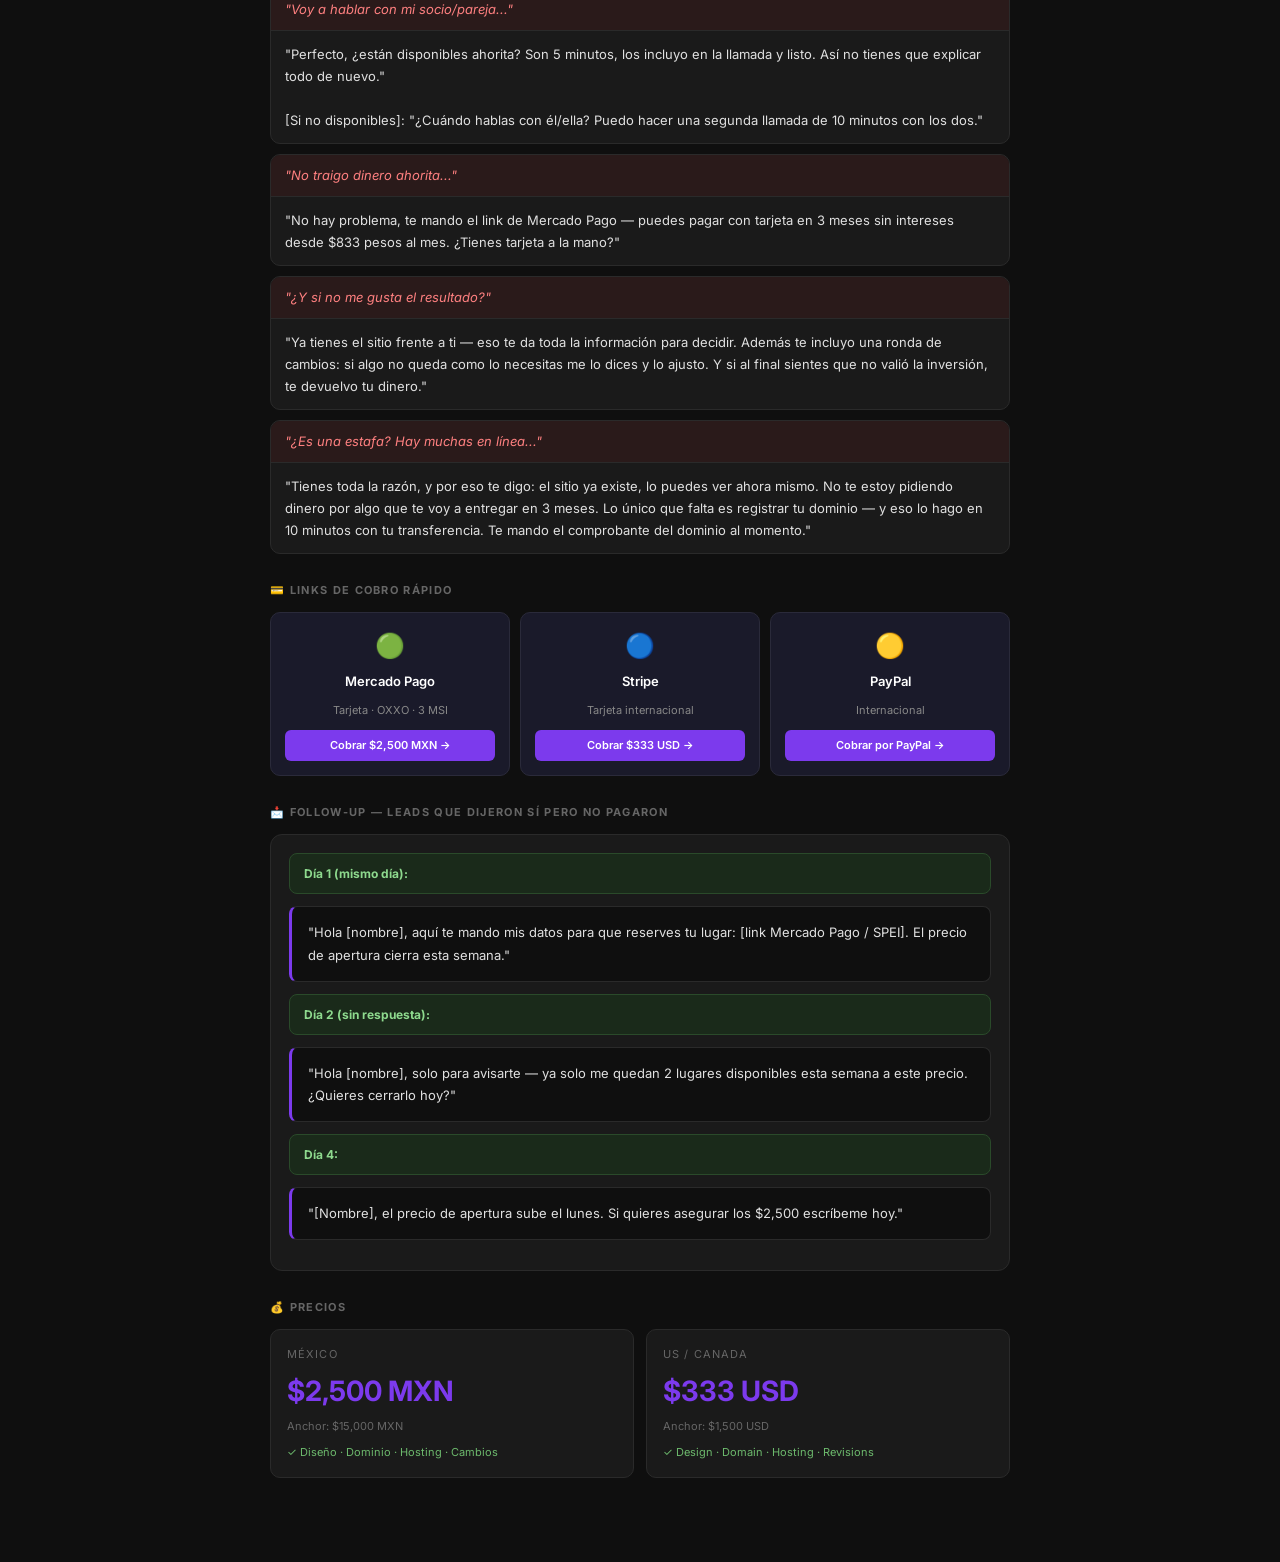
<file: recursos/script-cierre.html>
<!DOCTYPE html>
<html lang="es">
<head>
<meta charset="UTF-8" />
<meta name="viewport" content="width=device-width, initial-scale=1.0" />
<title>Script de Cierre · Tigre Studio</title>
<link href="https://fonts.googleapis.com/css2?family=Inter:wght@300;400;500;600&display=swap" rel="stylesheet" />
<style>
  *,*::before,*::after{box-sizing:border-box;margin:0;padding:0;}
  body{font-family:'Inter',sans-serif;background:#0f0f0f;color:#f0f0f0;line-height:1.6;padding:0 0 60px;}
  nav{background:#1a1a1a;border-bottom:1px solid #2a2a2a;padding:14px 24px;display:flex;align-items:center;gap:12px;position:sticky;top:0;z-index:10;}
  nav span{font-weight:700;font-size:15px;color:#fff;}
  nav small{color:#666;font-size:12px;}
  .container{max-width:780px;margin:0 auto;padding:0 20px;}
  h1{font-size:22px;font-weight:700;color:#fff;padding:32px 0 8px;}
  .subtitle{font-size:13px;color:#666;margin-bottom:32px;}
  .phase{background:#1a1a1a;border:1px solid #2a2a2a;border-radius:12px;margin-bottom:16px;overflow:hidden;}
  .phase-header{display:flex;align-items:center;gap:12px;padding:14px 18px;border-bottom:1px solid #2a2a2a;cursor:pointer;user-select:none;}
  .phase-num{background:#7C3AED;color:#fff;width:28px;height:28px;border-radius:50%;display:flex;align-items:center;justify-content:center;font-size:12px;font-weight:700;flex-shrink:0;}
  .phase-title{font-weight:600;font-size:14px;color:#fff;}
  .phase-time{margin-left:auto;font-size:11px;color:#666;background:#2a2a2a;padding:3px 8px;border-radius:20px;}
  .phase-body{padding:18px;}
  .script-box{background:#0f0f0f;border:1px solid #2a2a2a;border-left:3px solid #7C3AED;border-radius:8px;padding:14px 16px;font-size:13px;color:#e0e0e0;line-height:1.75;margin-bottom:12px;white-space:pre-wrap;}
  .tip{background:#1a2a1a;border:1px solid #2a4a2a;border-radius:8px;padding:10px 14px;font-size:12px;color:#6dba6d;margin-bottom:12px;}
  .tip strong{color:#8eda8e;}
  .objection{background:#1a1a1a;border:1px solid #2a2a2a;border-radius:10px;margin-bottom:10px;overflow:hidden;}
  .obj-trigger{background:#2a1a1a;border-bottom:1px solid #2a2a2a;padding:10px 14px;font-size:13px;color:#ff8080;font-style:italic;}
  .obj-response{padding:12px 14px;font-size:13px;color:#e0e0e0;line-height:1.7;white-space:pre-wrap;}
  .payment-box{display:grid;grid-template-columns:1fr 1fr 1fr;gap:10px;margin-top:12px;}
  .pay-card{background:#1a1a2a;border:1px solid #2a2a3a;border-radius:10px;padding:14px;text-align:center;}
  .pay-card .pay-icon{font-size:24px;margin-bottom:6px;}
  .pay-card h4{font-size:13px;font-weight:600;color:#fff;margin-bottom:4px;}
  .pay-card a{display:block;background:#7C3AED;color:#fff;border-radius:6px;padding:7px;font-size:11px;font-weight:600;text-decoration:none;margin-top:8px;}
  .pay-card a:hover{background:#6d28d9;}
  .section-label{font-size:11px;font-weight:700;letter-spacing:.12em;text-transform:uppercase;color:#666;margin:28px 0 12px;}
  .badge{display:inline-flex;align-items:center;gap:4px;background:#2a2a2a;border-radius:20px;padding:3px 10px;font-size:11px;color:#aaa;margin:0 4px 4px 0;}
  .badge.hot{background:#3a1a1a;color:#ff8080;}
  .badge.ok{background:#1a3a1a;color:#6dba6d;}
  @media(max-width:600px){.payment-box{grid-template-columns:1fr;}}
</style>
</head>
<body>

<nav>
  <span>⚡ Tigre Studio</span>
  <small>· Script de Cierre v1.0</small>
</nav>

<div class="container">
  <h1>🎯 Script de Cierre</h1>
  <p class="subtitle">Demo de 15-20 min · Meta: pago antes de colgar</p>

  <!-- FASE 1 -->
  <div class="phase">
    <div class="phase-header">
      <div class="phase-num">1</div>
      <div class="phase-title">El Demo</div>
      <div class="phase-time">10 min</div>
    </div>
    <div class="phase-body">
      <div class="tip"><strong>💡 Objetivo:</strong> Que sientan el sitio como suyo. Muéstralo por secciones, deja que reaccionen.</div>
      <div class="script-box">"¿Qué te parece hasta aquí? ¿Te imaginas a tus clientes viendo esto?"</div>
      <div class="tip"><strong>Escucha.</strong> No interrumpas. Que hablen y se vendan solos.</div>
    </div>
  </div>

  <!-- FASE 2 -->
  <div class="phase">
    <div class="phase-header">
      <div class="phase-num">2</div>
      <div class="phase-title">La Oferta de Lanzamiento</div>
      <div class="phase-time">2 min</div>
    </div>
    <div class="phase-body">
      <div class="tip"><strong>💡 Cuándo:</strong> Cuando detectes emoción positiva — "me gusta", "qué bonito", "cómo lo hiciste".</div>
      <div class="script-box">"Mira, te voy a ser muy directo contigo.

Estoy en la etapa de apertura oficial de Tigre Studio y estoy eligiendo los primeros clientes de forma muy selectiva — porque cada sitio que hago va directo a mi portfolio.

Una página como esta en el mercado vale entre $15,000 y $20,000 pesos. Yo la tengo construida para ti, lista para publicarse hoy mismo.

Para los primeros 5 clientes del mes tengo un precio de apertura de $2,500 pesos que incluye todo: el diseño, el primer año de dominio, el hosting, y los ajustes de contenido. No tienes que pagar nada por separado.

Pero hay una condición: necesito que hagamos el proceso hoy. No porque te quiera presionar — sino porque si no cerramos hoy, ese lugar lo toma el siguiente cliente que tengo en agenda, y cuando vuelvas tendría que cobrarte el precio regular."</div>
    </div>
  </div>

  <!-- FASE 3 -->
  <div class="phase">
    <div class="phase-header">
      <div class="phase-num">3</div>
      <div class="phase-title">El Cierre — Sin preguntar</div>
      <div class="phase-time">1 min</div>
    </div>
    <div class="phase-body">
      <div class="tip"><strong>⚠️ NO preguntes "¿qué decides?"</strong> — avanza asumiendo que sí.</div>
      <div class="script-box">"¿Tienes Mercado Pago o prefieres transferencia SPEI? Te mando los datos ahorita por WhatsApp."</div>
      <div class="tip"><strong>Silencio.</strong> No llenes el silencio. El que habla primero pierde.</div>
      <div class="script-box">"¿Cómo quieres que se llame el dominio? Algo como [negocio].com — en cuanto me hagas la transferencia lo registro en 10 minutos y te mando el comprobante."</div>
    </div>
  </div>

  <!-- OBJECIONES -->
  <div class="section-label">🛡️ Manejo de Objeciones</div>

  <div class="objection">
    <div class="obj-trigger">"Déjame pensarlo..."</div>
    <div class="obj-response">"Claro, respeto eso. ¿Qué es lo que necesitas pensar? A veces puedo resolver la duda ahora mismo."

[Si insisten]: "Te entiendo. Lo único que te pido es que si decides que no, me lo digas hoy — porque si no, el lugar lo tengo que dar al siguiente. ¿Me puedes dar una respuesta hoy mismo?"</div>
  </div>

  <div class="objection">
    <div class="obj-trigger">"Voy a hablar con mi socio/pareja..."</div>
    <div class="obj-response">"Perfecto, ¿están disponibles ahorita? Son 5 minutos, los incluyo en la llamada y listo. Así no tienes que explicar todo de nuevo."

[Si no disponibles]: "¿Cuándo hablas con él/ella? Puedo hacer una segunda llamada de 10 minutos con los dos."</div>
  </div>

  <div class="objection">
    <div class="obj-trigger">"No traigo dinero ahorita..."</div>
    <div class="obj-response">"No hay problema, te mando el link de Mercado Pago — puedes pagar con tarjeta en 3 meses sin intereses desde $833 pesos al mes. ¿Tienes tarjeta a la mano?"</div>
  </div>

  <div class="objection">
    <div class="obj-trigger">"¿Y si no me gusta el resultado?"</div>
    <div class="obj-response">"Ya tienes el sitio frente a ti — eso te da toda la información para decidir. Además te incluyo una ronda de cambios: si algo no queda como lo necesitas me lo dices y lo ajusto. Y si al final sientes que no valió la inversión, te devuelvo tu dinero."</div>
  </div>

  <div class="objection">
    <div class="obj-trigger">"¿Es una estafa? Hay muchas en línea..."</div>
    <div class="obj-response">"Tienes toda la razón, y por eso te digo: el sitio ya existe, lo puedes ver ahora mismo. No te estoy pidiendo dinero por algo que te voy a entregar en 3 meses. Lo único que falta es registrar tu dominio — y eso lo hago en 10 minutos con tu transferencia. Te mando el comprobante del dominio al momento."</div>
  </div>

  <!-- COBROS -->
  <div class="section-label">💳 Links de Cobro Rápido</div>
  <div class="payment-box">
    <div class="pay-card">
      <div class="pay-icon">🟢</div>
      <h4>Mercado Pago</h4>
      <small style="color:#888;font-size:11px;">Tarjeta · OXXO · 3 MSI</small>
      <a href="https://link.mercadopago.com.mx/TULINK" target="_blank">Cobrar $2,500 MXN →</a>
    </div>
    <div class="pay-card">
      <div class="pay-icon">🔵</div>
      <h4>Stripe</h4>
      <small style="color:#888;font-size:11px;">Tarjeta internacional</small>
      <a href="https://buy.stripe.com/TULINK" target="_blank">Cobrar $333 USD →</a>
    </div>
    <div class="pay-card">
      <div class="pay-icon">🟡</div>
      <h4>PayPal</h4>
      <small style="color:#888;font-size:11px;">Internacional</small>
      <a href="https://paypal.me/TUUSUARIO" target="_blank">Cobrar por PayPal →</a>
    </div>
  </div>

  <!-- FOLLOW UP -->
  <div class="section-label">📩 Follow-up — Leads que dijeron sí pero no pagaron</div>
  <div class="phase">
    <div class="phase-body">
      <div class="tip"><strong>Día 1 (mismo día):</strong></div>
      <div class="script-box">"Hola [nombre], aquí te mando mis datos para que reserves tu lugar: [link Mercado Pago / SPEI]. El precio de apertura cierra esta semana."</div>
      <div class="tip"><strong>Día 2 (sin respuesta):</strong></div>
      <div class="script-box">"Hola [nombre], solo para avisarte — ya solo me quedan 2 lugares disponibles esta semana a este precio. ¿Quieres cerrarlo hoy?"</div>
      <div class="tip"><strong>Día 4:</strong></div>
      <div class="script-box">"[Nombre], el precio de apertura sube el lunes. Si quieres asegurar los $2,500 escríbeme hoy."</div>
    </div>
  </div>

  <!-- PRECIOS -->
  <div class="section-label">💰 Precios</div>
  <div style="display:grid;grid-template-columns:1fr 1fr;gap:12px;margin-bottom:24px;">
    <div style="background:#1a1a1a;border:1px solid #2a2a2a;border-radius:10px;padding:16px;">
      <div style="font-size:11px;color:#666;text-transform:uppercase;letter-spacing:.1em;margin-bottom:6px;">México</div>
      <div style="font-size:28px;font-weight:700;color:#7C3AED;">$2,500 MXN</div>
      <div style="font-size:11px;color:#666;margin-top:4px;">Anchor: $15,000 MXN</div>
      <div style="font-size:11px;color:#6dba6d;margin-top:8px;">✓ Diseño · Dominio · Hosting · Cambios</div>
    </div>
    <div style="background:#1a1a1a;border:1px solid #2a2a2a;border-radius:10px;padding:16px;">
      <div style="font-size:11px;color:#666;text-transform:uppercase;letter-spacing:.1em;margin-bottom:6px;">US / Canada</div>
      <div style="font-size:28px;font-weight:700;color:#7C3AED;">$333 USD</div>
      <div style="font-size:11px;color:#666;margin-top:4px;">Anchor: $1,500 USD</div>
      <div style="font-size:11px;color:#6dba6d;margin-top:8px;">✓ Design · Domain · Hosting · Revisions</div>
    </div>
  </div>

</div>
</body>
</html>
</file>
<file: abonanza/styles.css>
/* ─── TOKENS ───────────────────────────────────────────── */
:root {
  --green:      #7BC820;
  --green-dark: #2D5A0E;
  --green-mid:  #4A8015;
  --black:      #111111;
  --earth:      #1E1A14;
  --cream:      #F5F2EA;
  --cream-2:    #EDE8DC;
  --text1:      #1A1A1A;
  --text2:      #5A5A4A;
  --text3:      #888878;
  --border:     rgba(0,0,0,0.1);
  --serif:      'Barlow Condensed', sans-serif;
  --sans:       'Barlow', sans-serif;
  --radius:     12px;
}

/* ─── RESET ────────────────────────────────────────────── */
*, *::before, *::after { box-sizing: border-box; margin: 0; padding: 0; }
html { scroll-behavior: smooth; font-size: 16px; }
body { font-family: var(--sans); background: var(--cream); color: var(--text1); overflow-x: hidden; }
img { display: block; max-width: 100%; }
a { text-decoration: none; color: inherit; }
ul { list-style: none; }

/* ─── UTILITIES ────────────────────────────────────────── */
.container { max-width: 1200px; margin: 0 auto; padding: 0 2rem; }
.eyebrow { font-family: var(--serif); font-size: 0.75rem; font-weight: 700; letter-spacing: 0.15em; text-transform: uppercase; color: var(--green-mid); margin-bottom: 0.75rem; }
.body-p { color: var(--text2); line-height: 1.8; margin-bottom: 1.25rem; font-size: 1.05rem; }
.section-header { text-align: center; margin-bottom: 4rem; }
.section-header h2 { font-family: var(--serif); font-size: clamp(2.4rem, 5vw, 4rem); font-weight: 800; line-height: 1.05; text-transform: uppercase; letter-spacing: -0.01em; }
.section-header h2 em { font-style: italic; color: var(--green-mid); font-weight: 400; text-transform: none; }

/* ─── REVEAL ───────────────────────────────────────────── */
.reveal { opacity: 0; transform: translateY(28px); transition: opacity 0.7s ease, transform 0.7s ease; }
.reveal.visible { opacity: 1; transform: none; }

/* ─── BUTTONS ───────────────────────────────────────────── */
.btn-primary {
  display: inline-flex; align-items: center; gap: 0.5rem;
  background: var(--green); color: #fff;
  font-family: var(--serif); font-size: 1rem; font-weight: 700; letter-spacing: 0.05em; text-transform: uppercase;
  padding: 0.9rem 2rem; border-radius: 4px; border: none; cursor: pointer;
  transition: background 0.2s, transform 0.2s;
}
.btn-primary:hover { background: var(--green-dark); transform: translateY(-2px); }
.btn-ghost {
  display: inline-flex; align-items: center;
  color: #fff; border: 2px solid rgba(255,255,255,0.6);
  font-family: var(--serif); font-size: 1rem; font-weight: 700; letter-spacing: 0.05em; text-transform: uppercase;
  padding: 0.9rem 2rem; border-radius: 4px;
  transition: border-color 0.2s, background 0.2s;
}
.btn-ghost:hover { border-color: #fff; background: rgba(255,255,255,0.1); }
.btn-full { width: 100%; justify-content: center; }

/* ─── NAV ───────────────────────────────────────────────── */
.nav {
  position: fixed; top: 0; left: 0; right: 0; z-index: 100;
  background: transparent;
  transition: background 0.3s, box-shadow 0.3s;
}
.nav.scrolled { background: var(--earth); box-shadow: 0 2px 20px rgba(0,0,0,0.3); }
.nav-inner {
  display: flex; align-items: center; justify-content: space-between;
  max-width: 1200px; margin: 0 auto; padding: 1rem 2rem;
}
.nav-logo { height: 48px; width: auto; }
.nav-links { display: flex; gap: 2rem; }
.nav-links a { font-family: var(--serif); font-size: 0.9rem; font-weight: 600; letter-spacing: 0.08em; text-transform: uppercase; color: rgba(255,255,255,0.85); transition: color 0.2s; }
.nav-links a:hover { color: var(--green); }
.nav-cta {
  font-family: var(--serif); font-size: 0.85rem; font-weight: 700; letter-spacing: 0.08em; text-transform: uppercase;
  background: var(--green); color: #fff; padding: 0.6rem 1.4rem; border-radius: 4px;
  transition: background 0.2s;
}
.nav-cta:hover { background: var(--green-dark); }
.nav-burger { display: none; flex-direction: column; gap: 5px; background: none; border: none; cursor: pointer; padding: 4px; }
.nav-burger span { display: block; width: 24px; height: 2px; background: #fff; border-radius: 2px; transition: 0.3s; }
.nav-drawer { display: none; flex-direction: column; background: var(--earth); padding: 1.5rem 2rem; }
.drawer-link { font-family: var(--serif); font-size: 1.1rem; font-weight: 700; letter-spacing: 0.08em; text-transform: uppercase; color: rgba(255,255,255,0.85); padding: 0.75rem 0; border-bottom: 1px solid rgba(255,255,255,0.08); }
.drawer-link:last-child { border-bottom: none; }
.drawer-link--cta { color: var(--green); margin-top: 0.5rem; }

/* ─── HERO ───────────────────────────────────────────────── */
.hero { position: relative; height: 100vh; min-height: 600px; display: flex; align-items: center; }
.hero-bg { position: absolute; inset: 0; }
.hero-img { width: 100%; height: 100%; object-fit: cover; object-position: center; }
.hero-overlay { position: absolute; inset: 0; background: linear-gradient(135deg, rgba(17,11,5,0.85) 0%, rgba(30,26,20,0.6) 100%); }
.hero-content { position: relative; z-index: 2; max-width: 1200px; margin: 0 auto; padding: 0 2rem; padding-top: 80px; }
.hero-logo { width: 140px; height: 140px; object-fit: contain; margin-bottom: 2rem; filter: drop-shadow(0 4px 24px rgba(0,0,0,0.4)); }
.hero-eyebrow { font-family: var(--serif); font-size: 0.85rem; font-weight: 700; letter-spacing: 0.15em; text-transform: uppercase; color: var(--green); margin-bottom: 1.5rem; }
.hero-title {
  font-family: var(--serif); font-size: clamp(3.5rem, 9vw, 8rem);
  font-weight: 900; line-height: 0.95; text-transform: uppercase; letter-spacing: -0.02em;
  color: #fff; margin-bottom: 1.5rem;
}
.hero-title em { font-style: italic; color: var(--green); text-transform: none; font-weight: 400; display: block; }
.hero-sub { color: rgba(255,255,255,0.7); font-size: 1rem; font-weight: 300; letter-spacing: 0.05em; margin-bottom: 2.5rem; max-width: 520px; line-height: 1.7; }
.hero-ctas { display: flex; gap: 1rem; flex-wrap: wrap; }
.hero-scroll-hint { position: absolute; bottom: 2rem; left: 50%; transform: translateX(-50%); color: rgba(255,255,255,0.4); font-size: 1.5rem; animation: bounce 2s infinite; z-index: 2; }
@keyframes bounce { 0%,100%{transform:translateX(-50%) translateY(0)} 50%{transform:translateX(-50%) translateY(8px)} }

/* ─── STATS BAR ─────────────────────────────────────────── */
.stats-bar {
  background: var(--green-dark); color: #fff;
  display: flex; justify-content: space-around; flex-wrap: wrap;
  padding: 1.5rem 2rem; gap: 1rem;
}
.stat-item { text-align: center; }
.stat-num { display: block; font-family: var(--serif); font-size: 1.8rem; font-weight: 900; line-height: 1; }
.stat-label { font-size: 0.8rem; font-weight: 300; letter-spacing: 0.08em; text-transform: uppercase; opacity: 0.8; }

/* ─── NOSOTROS ──────────────────────────────────────────── */
.nosotros { padding: 7rem 0; background: var(--cream); }
.nosotros-grid { display: grid; grid-template-columns: 1fr 1fr; gap: 6rem; align-items: center; }
.nosotros-foto { position: relative; border-radius: var(--radius); overflow: hidden; }
.nosotros-foto img { width: 100%; height: 520px; object-fit: cover; border-radius: var(--radius); }
.nosotros-badge {
  position: absolute; bottom: 2rem; right: -1rem;
  background: var(--green); color: #fff;
  font-family: var(--serif); font-size: 0.8rem; font-weight: 700; text-transform: uppercase; letter-spacing: 0.08em;
  padding: 0.75rem 1.25rem; border-radius: 4px; text-align: center; line-height: 1.4;
  box-shadow: 0 8px 24px rgba(0,0,0,0.2);
}
.nosotros-text h2 { font-family: var(--serif); font-size: clamp(2.5rem, 4vw, 3.5rem); font-weight: 900; text-transform: uppercase; line-height: 1; margin-bottom: 1.5rem; }
.nosotros-text h2 em { font-style: italic; color: var(--green-mid); text-transform: none; font-weight: 400; display: block; }
.nosotros-valores { display: flex; gap: 1.5rem; margin-top: 2rem; }
.valor-item { text-align: center; }
.valor-item span { font-size: 2rem; display: block; margin-bottom: 0.5rem; }
.valor-item p { font-size: 0.8rem; font-weight: 500; text-transform: uppercase; letter-spacing: 0.06em; color: var(--text2); }

/* ─── SERVICIOS ─────────────────────────────────────────── */
.servicios { padding: 7rem 0; background: var(--earth); }
.servicios .section-header .eyebrow { color: var(--green); }
.servicios .section-header h2 { color: #fff; }
.servicios-grid { display: grid; grid-template-columns: repeat(3, 1fr); gap: 2rem; }
.servicio-card { background: rgba(255,255,255,0.04); border: 1px solid rgba(255,255,255,0.08); border-radius: var(--radius); overflow: hidden; transition: transform 0.3s, border-color 0.3s; }
.servicio-card:hover { transform: translateY(-6px); border-color: var(--green); }
.servicio-foto { height: 220px; overflow: hidden; }
.servicio-foto img { width: 100%; height: 100%; object-fit: cover; transition: transform 0.5s; }
.servicio-card:hover .servicio-foto img { transform: scale(1.05); }
.servicio-card > *:not(.servicio-foto) { padding: 0 1.75rem; }
.servicio-num { font-family: var(--serif); font-size: 4rem; font-weight: 900; color: var(--green); opacity: 0.3; line-height: 1; margin-top: 1.5rem; }
.servicio-card h3 { font-family: var(--serif); font-size: 1.4rem; font-weight: 800; text-transform: uppercase; line-height: 1.15; color: #fff; margin-bottom: 1rem; }
.servicio-card p { color: rgba(255,255,255,0.6); font-size: 0.95rem; line-height: 1.7; margin-bottom: 1.5rem; }
.servicio-btn { display: inline-block; font-family: var(--serif); font-size: 0.85rem; font-weight: 700; letter-spacing: 0.08em; text-transform: uppercase; color: var(--green); margin-bottom: 1.75rem; transition: color 0.2s; }
.servicio-btn:hover { color: #fff; }

/* ─── PROCESO ───────────────────────────────────────────── */
.proceso { padding: 6rem 0; background: var(--cream-2); }
.proceso .section-header h2 { color: var(--text1); }
.proceso-steps { display: flex; align-items: center; justify-content: center; gap: 1rem; flex-wrap: wrap; }
.paso { text-align: center; padding: 2rem 1.5rem; background: #fff; border-radius: var(--radius); flex: 1; min-width: 160px; max-width: 200px; box-shadow: 0 4px 24px rgba(0,0,0,0.06); position: relative; opacity: 1 !important; transform: none !important; }
.paso-num { position: absolute; top: -0.75rem; left: 50%; transform: translateX(-50%); background: var(--green); color: #fff; font-family: var(--serif); font-size: 0.8rem; font-weight: 900; width: 28px; height: 28px; border-radius: 50%; display: flex; align-items: center; justify-content: center; }
.paso-icon { font-size: 2.5rem; margin-bottom: 0.75rem; }
.paso h4 { font-family: var(--serif); font-size: 1.1rem; font-weight: 800; text-transform: uppercase; margin-bottom: 0.5rem; }
.paso p { font-size: 0.85rem; color: var(--text2); line-height: 1.6; }
.paso-arrow { font-size: 2rem; color: var(--green); font-weight: 700; }

/* ─── PRODUCTOS ─────────────────────────────────────────── */
.productos { padding: 7rem 0; background: var(--cream); }
.productos-grid { display: grid; grid-template-columns: 1fr 1fr; gap: 6rem; align-items: center; }
.productos-foto { border-radius: var(--radius); overflow: hidden; }
.productos-foto img { width: 100%; height: 540px; object-fit: cover; border-radius: var(--radius); }
.productos-text h2 { font-family: var(--serif); font-size: clamp(2.5rem, 4vw, 3.5rem); font-weight: 900; text-transform: uppercase; line-height: 1; margin-bottom: 1.5rem; }
.productos-text h2 em { font-style: italic; color: var(--green-mid); text-transform: none; font-weight: 400; display: block; }
.productos-features { margin: 1.75rem 0; display: flex; flex-direction: column; gap: 0.75rem; }
.feature-item { display: flex; align-items: center; gap: 0.75rem; }
.feature-icon { font-size: 1.1rem; flex-shrink: 0; }
.feature-item p { font-size: 0.95rem; color: var(--text2); }

/* ─── GALERÍA ───────────────────────────────────────────── */
.galeria { padding: 7rem 0; background: var(--earth); }
.galeria .section-header .eyebrow { color: var(--green); }
.galeria .section-header h2 { color: #fff; }
.galeria-grid { display: grid; grid-template-columns: repeat(4, 1fr); gap: 1rem; }
.galeria-item { border-radius: var(--radius); overflow: hidden; aspect-ratio: 3/4; opacity: 1 !important; transform: none !important; }
.galeria-item img { width: 100%; height: 100%; object-fit: cover; transition: transform 0.5s; }
.galeria-item:hover img { transform: scale(1.06); }

/* ─── CONTACTO ──────────────────────────────────────────── */
.contacto { padding: 7rem 0; background: var(--cream); }
.contacto-grid { display: grid; grid-template-columns: 1fr 1fr; gap: 5rem; margin-bottom: 4rem; }
.contacto-form-wrap { background: #fff; border-radius: var(--radius); padding: 2.5rem; box-shadow: 0 8px 40px rgba(0,0,0,0.08); }
.form-group { margin-bottom: 1.25rem; }
.form-group label { display: block; font-family: var(--serif); font-size: 0.8rem; font-weight: 700; letter-spacing: 0.08em; text-transform: uppercase; color: var(--text2); margin-bottom: 0.4rem; }
.form-group input,
.form-group select,
.form-group textarea {
  width: 100%; background: var(--cream); border: 1px solid var(--border);
  border-radius: 6px; padding: 0.75rem 1rem; font-family: var(--sans); font-size: 0.95rem; color: var(--text1);
  transition: border-color 0.2s;
}
.form-group input:focus,
.form-group select:focus,
.form-group textarea:focus { outline: none; border-color: var(--green); }
.form-success { background: #eafbd4; color: var(--green-dark); padding: 0.75rem 1rem; border-radius: 6px; font-weight: 500; margin-top: 1rem; text-align: center; }
.contacto-info { display: flex; flex-direction: column; gap: 2rem; justify-content: center; }
.info-block h4 { font-family: var(--serif); font-size: 0.8rem; font-weight: 700; text-transform: uppercase; letter-spacing: 0.1em; color: var(--text3); margin-bottom: 0.4rem; }
.info-link { color: var(--green-mid); font-weight: 500; font-size: 1rem; transition: color 0.2s; }
.info-link:hover { color: var(--green-dark); }
.info-socials { display: flex; gap: 0.75rem; }
.social-btn {
  display: inline-flex; align-items: center; gap: 0.5rem;
  background: var(--earth); color: #fff;
  font-family: var(--serif); font-size: 0.8rem; font-weight: 700; text-transform: uppercase; letter-spacing: 0.06em;
  padding: 0.6rem 1.1rem; border-radius: 4px; transition: background 0.2s;
}
.social-btn:hover { background: var(--green-dark); }
.btn-wa-big {
  display: inline-flex; align-items: center; gap: 0.75rem;
  background: #25D366; color: #fff;
  font-family: var(--serif); font-size: 1rem; font-weight: 800; text-transform: uppercase; letter-spacing: 0.06em;
  padding: 1rem 2rem; border-radius: 4px; transition: background 0.2s;
}
.btn-wa-big:hover { background: #1da851; }
.mapa-wrap { border-radius: var(--radius); overflow: hidden; box-shadow: 0 8px 40px rgba(0,0,0,0.1); }

/* ─── FOOTER ────────────────────────────────────────────── */
.footer { background: var(--earth); color: rgba(255,255,255,0.7); padding: 4rem 0 2rem; }
.footer-inner { display: flex; gap: 3rem; align-items: flex-start; flex-wrap: wrap; margin-bottom: 3rem; }
.footer-brand { flex: 1; min-width: 200px; }
.footer-logo { height: 60px; width: auto; margin-bottom: 1rem; }
.footer-brand p { font-size: 0.9rem; line-height: 1.7; opacity: 0.7; }
.footer-nav { display: flex; flex-direction: column; gap: 0.5rem; }
.footer-nav a { font-family: var(--serif); font-size: 0.85rem; font-weight: 600; text-transform: uppercase; letter-spacing: 0.08em; color: rgba(255,255,255,0.6); transition: color 0.2s; }
.footer-nav a:hover { color: var(--green); }
.footer-socials { display: flex; gap: 1rem; align-items: center; }
.footer-socials a { color: rgba(255,255,255,0.5); transition: color 0.2s; }
.footer-socials a:hover { color: var(--green); }
.footer-copy { text-align: center; font-size: 0.8rem; opacity: 0.4; padding: 1.5rem 2rem 0; border-top: 1px solid rgba(255,255,255,0.08); }

/* ─── WA FLOAT ──────────────────────────────────────────── */
.wa-float {
  position: fixed; bottom: 2rem; right: 2rem; z-index: 99;
  background: #25D366; color: #fff;
  width: 58px; height: 58px; border-radius: 50%;
  display: flex; align-items: center; justify-content: center;
  box-shadow: 0 4px 20px rgba(37,211,102,0.4);
  transition: transform 0.2s, box-shadow 0.2s;
}
.wa-float:hover { transform: scale(1.1); box-shadow: 0 6px 28px rgba(37,211,102,0.5); }

/* ─── RESPONSIVE ────────────────────────────────────────── */
@media (max-width: 1024px) {
  .servicios-grid { grid-template-columns: 1fr 1fr; }
  .galeria-grid { grid-template-columns: repeat(2, 1fr); }
}

@media (max-width: 768px) {
  .nav-links, .nav-cta { display: none; }
  .nav-burger { display: flex; }
  .nav-drawer.open { display: flex; }
  .nosotros-grid, .productos-grid { grid-template-columns: 1fr; gap: 3rem; }
  .nosotros-foto img { height: 320px; }
  .nosotros-badge { right: 0; }
  .contacto-grid { grid-template-columns: 1fr; gap: 3rem; }
  .servicios-grid { grid-template-columns: 1fr; }
  .proceso-steps { flex-direction: column; align-items: center; }
  .paso-arrow { transform: rotate(90deg); }
  .footer-inner { flex-direction: column; }
}

@media (max-width: 640px) {
  .container { padding: 0 1.25rem; }
  .galeria-grid { grid-template-columns: 1fr 1fr; }
  .nosotros, .servicios, .proceso, .productos, .galeria, .contacto { padding: 5rem 0; }
  .hero-ctas { flex-direction: column; align-items: flex-start; }
}
</file>
<file: amena/styles.css>
/* ═══════════════════════════════════════════
   AMENA — Terapia Física y Rehabilitación
   Archetype 08: Liquid Wave
   Palette: Sky blue · Deep teal · Mint green
═══════════════════════════════════════════ */

/* ── Custom properties ── */
:root {
  --bg:        #f0f8ff;
  --bg-2:      #e0f0fb;
  --bg-deep:   #0a5c7a;
  --bg-deeper: #073f55;
  --ink:       #0d2d4a;
  --ink-soft:  #2a4a60;
  --ink-mute:  #5a7a8e;
  --accent:    #00a99d;
  --accent-2:  #00c9a7;
  --accent-light: #b2f0e8;
  --gold:      #e0a94a;
  --white:     #ffffff;
  --line:      rgba(13,45,74,0.12);

  --font-display: 'Cormorant Garamond', Georgia, serif;
  --font-body:    'Inter', system-ui, sans-serif;
  --font-hand:    'Caveat', cursive;

  --ease-out:   cubic-bezier(0.16, 1, 0.3, 1);
  --ease-in-out: cubic-bezier(0.65, 0, 0.35, 1);

  --nav-h: 72px;
  --radius: 20px;
  --radius-sm: 12px;
}

/* ── Reset & base ── */
*, *::before, *::after { box-sizing: border-box; margin: 0; padding: 0; }

html {
  overflow-x: clip;
  scroll-behavior: smooth;
  font-size: 16px;
}

body {
  font-family: var(--font-body);
  background: var(--bg);
  color: var(--ink);
  overflow-x: clip;
  -webkit-font-smoothing: antialiased;
}

img { display: block; max-width: 100%; height: auto; }
a { color: inherit; text-decoration: none; }
ul { list-style: none; }

.container {
  width: min(1200px, 100% - 3rem);
  margin-inline: auto;
}

/* ── Reveal animations ── */
.reveal {
  opacity: 0;
  transform: translateY(36px);
  transition: opacity 0.7s var(--ease-out), transform 0.7s var(--ease-out);
}
.reveal.is-visible {
  opacity: 1;
  transform: translateY(0);
}
.reveal[data-split] { opacity: 1; transform: none; }

/* ── NAV ── */
.nav {
  position: fixed;
  top: 0; left: 0; right: 0;
  z-index: 100;
  height: var(--nav-h);
  display: flex;
  align-items: center;
  gap: 2rem;
  padding-inline: clamp(1.25rem, 4vw, 3rem);
  transition: background 0.4s ease, backdrop-filter 0.4s ease, box-shadow 0.4s ease;
}
.nav.is-scrolled {
  background: rgba(240,248,255,0.92);
  backdrop-filter: blur(20px) saturate(160%);
  -webkit-backdrop-filter: blur(20px) saturate(160%);
  box-shadow: 0 1px 0 var(--line);
}

.nav-logo {
  display: flex;
  align-items: center;
  gap: 0.5rem;
  font-family: var(--font-display);
  font-size: 1.5rem;
  font-weight: 600;
  color: var(--bg-deep);
  margin-right: auto;
  letter-spacing: -0.01em;
}
.nav-logo-icon {
  color: var(--accent);
  font-size: 1rem;
  line-height: 1;
}

.nav-links {
  display: flex;
  gap: 2rem;
}
.nav-links a {
  font-size: 0.875rem;
  font-weight: 500;
  color: var(--ink-soft);
  position: relative;
  transition: color 0.25s;
}
.nav-links a::after {
  content: '';
  position: absolute;
  bottom: -2px; left: 0; right: 0;
  height: 1.5px;
  background: var(--accent);
  transform: scaleX(0);
  transform-origin: left;
  transition: transform 0.3s var(--ease-out);
}
.nav-links a:hover { color: var(--bg-deep); }
.nav-links a:hover::after { transform: scaleX(1); }

.nav-cta {
  background: var(--accent);
  color: var(--white);
  font-size: 0.875rem;
  font-weight: 600;
  padding: 0.6rem 1.4rem;
  border-radius: 100px;
  transition: background 0.25s, transform 0.2s;
  white-space: nowrap;
}
.nav-cta:hover {
  background: var(--accent-2);
  transform: translateY(-1px);
}

.nav-hamburger {
  display: none;
  flex-direction: column;
  gap: 5px;
  background: none;
  border: none;
  cursor: pointer;
  padding: 4px;
}
.nav-hamburger span {
  display: block;
  width: 22px;
  height: 2px;
  background: var(--ink);
  border-radius: 2px;
  transition: transform 0.3s, opacity 0.3s;
}

.nav-mobile {
  position: fixed;
  inset: 0;
  background: rgba(240,248,255,0.97);
  backdrop-filter: blur(20px);
  z-index: 99;
  display: flex;
  align-items: center;
  justify-content: center;
  opacity: 0;
  pointer-events: none;
  transition: opacity 0.3s;
}
.nav-mobile.is-open {
  opacity: 1;
  pointer-events: auto;
}
.nav-mobile ul {
  display: flex;
  flex-direction: column;
  gap: 2rem;
  text-align: center;
}
.nav-mobile a {
  font-family: var(--font-display);
  font-size: clamp(2rem, 6vw, 3rem);
  font-weight: 500;
  color: var(--bg-deep);
}
.nav-mobile .nav-cta {
  font-family: var(--font-body);
  font-size: 1rem;
  display: inline-block;
}

/* ── HERO ── */
.hero {
  position: relative;
  min-height: 100vh;
  min-height: 100svh;
  display: flex;
  align-items: center;
  overflow: hidden;
}

.hero-bg {
  position: absolute;
  inset: 0;
}
.hero-img {
  width: 100%;
  height: 100%;
  object-fit: cover;
  object-position: center;
}
.hero-overlay {
  position: absolute;
  inset: 0;
  background: linear-gradient(
    135deg,
    rgba(7,63,85,0.97) 0%,
    rgba(10,92,122,0.95) 40%,
    rgba(0,109,107,0.90) 100%
  );
}

/* Animated wave blobs in hero */
.hero-waves {
  position: absolute;
  inset: 0;
  pointer-events: none;
}
.wave {
  position: absolute;
  border-radius: 50%;
  filter: blur(80px);
  opacity: 0.18;
}
.wave-1 {
  width: 60vw; height: 60vw;
  background: radial-gradient(circle, #00c9a7 0%, transparent 70%);
  top: -20%; right: -10%;
  animation: waveFloat1 12s ease-in-out infinite;
}
.wave-2 {
  width: 40vw; height: 40vw;
  background: radial-gradient(circle, #4fc3f7 0%, transparent 70%);
  bottom: 10%; left: -5%;
  animation: waveFloat2 16s ease-in-out infinite;
}
.wave-3 {
  width: 30vw; height: 30vw;
  background: radial-gradient(circle, #b2f0e8 0%, transparent 70%);
  top: 40%; left: 30%;
  animation: waveFloat3 10s ease-in-out infinite;
}
@keyframes waveFloat1 {
  0%, 100% { transform: translate(0, 0) scale(1); }
  50%       { transform: translate(-4%, 6%) scale(1.08); }
}
@keyframes waveFloat2 {
  0%, 100% { transform: translate(0, 0) scale(1); }
  50%       { transform: translate(5%, -8%) scale(1.12); }
}
@keyframes waveFloat3 {
  0%, 100% { transform: translate(0, 0); }
  50%       { transform: translate(-3%, 4%); }
}

.hero-content {
  position: relative;
  z-index: 2;
  width: min(720px, 100% - 3rem);
  margin-inline: clamp(1.25rem, 8vw, 10rem);
  padding-top: calc(var(--nav-h) + 1rem);
  padding-bottom: 5rem;
  animation: heroIn 1s var(--ease-out) both;
}
@keyframes heroIn {
  from { opacity: 0; transform: translateY(30px); }
  to   { opacity: 1; transform: translateY(0); }
}

.hero-eyebrow {
  font-family: var(--font-hand);
  font-size: 1.1rem;
  color: var(--accent-light);
  margin-bottom: 1rem;
  letter-spacing: 0.02em;
}

.hero-title {
  font-family: var(--font-display);
  font-size: clamp(2.2rem, 4.5vw, 3.8rem);
  font-weight: 600;
  line-height: 1.08;
  color: var(--white);
  text-wrap: balance;
  margin-bottom: 1rem;
}
.hero-title em {
  font-style: italic;
  color: var(--accent-light);
}

.hero-sub {
  font-size: clamp(0.9rem, 1.5vw, 1rem);
  line-height: 1.6;
  color: rgba(255,255,255,0.82);
  max-width: 52ch;
  margin-bottom: 1.5rem;
}

.hero-actions {
  display: flex;
  gap: 1rem;
  flex-wrap: wrap;
  margin-bottom: 1.75rem;
}

.btn-primary {
  display: inline-flex;
  align-items: center;
  gap: 0.6rem;
  background: var(--accent);
  color: var(--white);
  font-size: 1rem;
  font-weight: 600;
  padding: 0.9rem 2rem;
  border-radius: 100px;
  transition: background 0.25s, transform 0.2s, box-shadow 0.25s;
}
.btn-primary:hover {
  background: var(--accent-2);
  transform: translateY(-2px);
  box-shadow: 0 8px 24px rgba(0,169,157,0.35);
}

.btn-ghost {
  display: inline-flex;
  align-items: center;
  gap: 0.5rem;
  background: rgba(255,255,255,0.12);
  color: var(--white);
  font-size: 1rem;
  font-weight: 500;
  padding: 0.9rem 1.8rem;
  border-radius: 100px;
  border: 1px solid rgba(255,255,255,0.3);
  backdrop-filter: blur(8px);
  transition: background 0.25s, transform 0.2s;
}
.btn-ghost:hover {
  background: rgba(255,255,255,0.22);
  transform: translateY(-2px);
}

.btn-outline {
  display: inline-flex;
  align-items: center;
  gap: 0.5rem;
  background: transparent;
  color: var(--bg-deep);
  font-size: 1rem;
  font-weight: 600;
  padding: 0.85rem 2rem;
  border-radius: 100px;
  border: 2px solid var(--bg-deep);
  transition: background 0.25s, color 0.25s, transform 0.2s;
}
.btn-outline:hover {
  background: var(--bg-deep);
  color: var(--white);
  transform: translateY(-2px);
}

.hero-trust {
  display: flex;
  align-items: center;
  gap: 1.5rem;
  flex-wrap: wrap;
}
.trust-item { text-align: left; }
.trust-num {
  display: block;
  font-family: var(--font-display);
  font-size: 1.8rem;
  font-weight: 600;
  color: var(--accent-light);
  line-height: 1;
}
.trust-label {
  font-size: 0.75rem;
  color: rgba(255,255,255,0.65);
  text-transform: uppercase;
  letter-spacing: 0.05em;
}
.trust-divider {
  width: 1px;
  height: 40px;
  background: rgba(255,255,255,0.2);
}

.hero-wave-bottom {
  position: absolute;
  bottom: -1px; left: 0; right: 0;
  z-index: 2;
}
.hero-wave-bottom svg { display: block; }

/* ── SECTION SHARED ── */
.section-header {
  text-align: center;
  max-width: 640px;
  margin-inline: auto;
  margin-bottom: 4rem;
}
.section-eyebrow {
  font-family: var(--font-hand);
  font-size: 1.1rem;
  color: var(--accent);
  margin-bottom: 0.75rem;
}
.section-title {
  font-family: var(--font-display);
  font-size: clamp(2.2rem, 5vw, 3.5rem);
  font-weight: 600;
  line-height: 1.1;
  color: var(--bg-deep);
}
.section-title em {
  font-style: italic;
  color: var(--accent);
}
.section-desc {
  margin-top: 1rem;
  font-size: 1rem;
  line-height: 1.7;
  color: var(--ink-mute);
}

/* ── WHY AMENA ── */
.why {
  padding-block: 6rem;
  background: var(--bg);
}

.why-grid {
  display: grid;
  grid-template-columns: repeat(auto-fit, minmax(240px, 1fr));
  gap: 1.5rem;
}

.why-card {
  background: var(--white);
  border-radius: var(--radius);
  padding: 2rem;
  border: 1px solid var(--line);
  transition: transform 0.3s var(--ease-out), box-shadow 0.3s;
}
.why-card:hover {
  transform: translateY(-6px);
  box-shadow: 0 20px 48px rgba(10,92,122,0.12);
}

.why-card-icon {
  width: 56px; height: 56px;
  background: var(--accent-light);
  border-radius: 16px;
  display: flex;
  align-items: center;
  justify-content: center;
  margin-bottom: 1.25rem;
  color: var(--bg-deep);
}
.why-card-icon svg { width: 28px; height: 28px; }

.why-card h3 {
  font-family: var(--font-display);
  font-size: 1.3rem;
  font-weight: 600;
  color: var(--bg-deep);
  margin-bottom: 0.6rem;
}
.why-card p {
  font-size: 0.95rem;
  line-height: 1.7;
  color: var(--ink-mute);
}

/* ── SERVICES ── */
.services {
  position: relative;
  background: var(--bg-2);
  padding-block: 8rem 7rem;
}

.wave-top, .wave-bottom {
  position: absolute;
  left: 0; right: 0;
}
.wave-top { top: -1px; }
.wave-bottom { bottom: -1px; }
.wave-top svg, .wave-bottom svg { display: block; width: 100%; }

.services-grid {
  display: grid;
  grid-template-columns: repeat(auto-fit, minmax(300px, 1fr));
  gap: 1.5rem;
}

.service-card {
  background: var(--white);
  border-radius: var(--radius);
  padding: 2rem 2rem 1.75rem;
  border: 1px solid var(--line);
  position: relative;
  overflow: hidden;
  cursor: default;
  transition: transform 0.3s var(--ease-out), box-shadow 0.3s;
}
.service-card::before {
  content: '';
  position: absolute;
  top: 0; left: 0; right: 0;
  height: 3px;
  background: linear-gradient(90deg, var(--accent), var(--accent-2));
  transform: scaleX(0);
  transform-origin: left;
  transition: transform 0.4s var(--ease-out);
}
.service-card:hover {
  transform: translateY(-4px);
  box-shadow: 0 16px 40px rgba(10,92,122,0.1);
}
.service-card:hover::before { transform: scaleX(1); }

.service-num {
  font-family: var(--font-hand);
  font-size: 2.5rem;
  color: var(--accent-light);
  line-height: 1;
  margin-bottom: 0.75rem;
}
.service-card h3 {
  font-family: var(--font-display);
  font-size: 1.35rem;
  font-weight: 600;
  color: var(--bg-deep);
  margin-bottom: 0.6rem;
}
.service-card p {
  font-size: 0.9rem;
  line-height: 1.7;
  color: var(--ink-mute);
  margin-bottom: 1rem;
}
.service-tags {
  display: flex;
  flex-wrap: wrap;
  gap: 0.4rem;
  margin-top: 0.5rem;
}
.service-tags span {
  font-size: 0.72rem;
  font-weight: 500;
  color: var(--accent);
  background: var(--accent-light);
  padding: 0.25rem 0.65rem;
  border-radius: 100px;
  display: inline-block;
}

/* ── PROCESS ── */
.process {
  padding-block: 6rem;
  background: var(--white);
}

.process-image-wrap {
  position: relative;
  max-width: 860px;
  margin-inline: auto;
  margin-bottom: 4rem;
  border-radius: var(--radius);
  overflow: hidden;
}
.process-img {
  width: 100%;
  height: 380px;
  object-fit: cover;
  border-radius: var(--radius);
}
.process-blob {
  position: absolute;
  inset: -40px;
  background: radial-gradient(circle at 30% 70%, rgba(0,169,157,0.15), transparent 60%);
  pointer-events: none;
}

.process-steps {
  display: grid;
  grid-template-columns: repeat(auto-fit, minmax(220px, 1fr));
  gap: 0;
  max-width: 900px;
  margin-inline: auto;
  position: relative;
}

.process-step {
  padding: 2rem 1.5rem;
  position: relative;
  text-align: center;
}
.process-step:not(:last-child)::after {
  content: '';
  position: absolute;
  top: 3rem;
  right: -1px;
  width: 2px;
  height: calc(100% - 6rem);
  background: linear-gradient(to bottom, var(--accent-light), transparent);
}

.step-num {
  font-family: var(--font-display);
  font-size: 3rem;
  font-weight: 600;
  color: var(--accent-light);
  line-height: 1;
  margin-bottom: 0.75rem;
}
.step-content h3 {
  font-family: var(--font-display);
  font-size: 1.2rem;
  font-weight: 600;
  color: var(--bg-deep);
  margin-bottom: 0.5rem;
}
.step-content p {
  font-size: 0.9rem;
  line-height: 1.6;
  color: var(--ink-mute);
}

/* ── TEAM ── */
.team {
  position: relative;
  background: var(--bg-2);
  padding-block: 8rem 7rem;
}

.team-grid {
  display: grid;
  grid-template-columns: repeat(auto-fit, minmax(340px, 1fr));
  gap: 2rem;
  margin-bottom: 3rem;
}

.team-card {
  background: var(--white);
  border-radius: var(--radius);
  padding: 2.5rem;
  border: 1px solid var(--line);
  display: flex;
  gap: 2rem;
  align-items: flex-start;
  transition: transform 0.3s var(--ease-out), box-shadow 0.3s;
}
.team-card:hover {
  transform: translateY(-4px);
  box-shadow: 0 16px 40px rgba(10,92,122,0.1);
}

.team-photo-wrap {
  position: relative;
  flex-shrink: 0;
}
.team-photo {
  width: 90px; height: 90px;
  border-radius: 50%;
  object-fit: cover;
}
.team-photo-ring {
  position: absolute;
  inset: -4px;
  border-radius: 50%;
  border: 2px solid var(--accent);
  opacity: 0.6;
}

.team-info h3 {
  font-family: var(--font-display);
  font-size: 1.3rem;
  font-weight: 600;
  color: var(--bg-deep);
  margin-bottom: 0.3rem;
}
.team-role {
  font-size: 0.8rem;
  color: var(--accent);
  font-weight: 600;
  text-transform: uppercase;
  letter-spacing: 0.04em;
  margin-bottom: 0.75rem;
}
.team-bio {
  font-size: 0.875rem;
  line-height: 1.65;
  color: var(--ink-mute);
  margin-bottom: 1rem;
}
.team-tags {
  display: flex;
  flex-wrap: wrap;
  gap: 0.4rem;
}
.team-tags span {
  font-size: 0.72rem;
  font-weight: 500;
  color: var(--bg-deep);
  background: var(--bg);
  border: 1px solid var(--line);
  padding: 0.25rem 0.65rem;
  border-radius: 100px;
}

.team-cta {
  text-align: center;
}
.team-cta-text {
  font-size: 1rem;
  color: var(--ink-mute);
  margin-bottom: 1.25rem;
}

/* ── TESTIMONIALS ── */
.testimonials {
  padding-block: 6rem;
  background: var(--bg);
}

.testimonials-grid {
  display: grid;
  grid-template-columns: repeat(auto-fit, minmax(300px, 1fr));
  gap: 1.5rem;
}

.testimonial-card {
  background: var(--white);
  border-radius: var(--radius);
  padding: 2rem;
  border: 1px solid var(--line);
  position: relative;
  transition: transform 0.3s var(--ease-out), box-shadow 0.3s;
}
.testimonial-card:hover {
  transform: translateY(-4px);
  box-shadow: 0 16px 40px rgba(10,92,122,0.1);
}

.testimonial-quote-mark {
  font-family: var(--font-display);
  font-size: 5rem;
  line-height: 0.5;
  color: var(--accent-light);
  margin-bottom: 1rem;
  display: block;
}
.testimonial-card blockquote p {
  font-size: 0.95rem;
  line-height: 1.75;
  color: var(--ink-soft);
  font-style: italic;
  margin-bottom: 1.5rem;
}
.testimonial-card footer {
  display: flex;
  align-items: center;
  gap: 1rem;
}
.testimonial-avatar {
  width: 44px; height: 44px;
  border-radius: 50%;
  background: var(--bg-deep);
  color: var(--white);
  display: flex;
  align-items: center;
  justify-content: center;
  font-size: 0.8rem;
  font-weight: 700;
  flex-shrink: 0;
}
.testimonial-author strong {
  display: block;
  font-size: 0.9rem;
  color: var(--bg-deep);
}
.testimonial-author span {
  font-size: 0.75rem;
  color: var(--ink-mute);
}

/* ── LOCATION ── */
.location {
  position: relative;
  background: var(--bg-2);
  padding-block: 8rem 7rem;
}

.location-inner {
  display: grid;
  grid-template-columns: 1fr 1fr;
  gap: 4rem;
  align-items: start;
}

.location-details {
  display: flex;
  flex-direction: column;
  gap: 1rem;
  margin-top: 2rem;
}
.location-details li {
  display: flex;
  align-items: flex-start;
  gap: 0.75rem;
  font-size: 0.95rem;
  color: var(--ink-soft);
  line-height: 1.6;
}
.location-details svg {
  flex-shrink: 0;
  width: 20px; height: 20px;
  color: var(--accent);
  margin-top: 2px;
}
.location-details a {
  color: var(--bg-deep);
  text-decoration: underline;
  text-decoration-color: var(--accent-light);
  transition: color 0.2s;
}
.location-details a:hover { color: var(--accent); }

.location-map {
  border-radius: var(--radius);
  overflow: hidden;
  box-shadow: 0 20px 60px rgba(10,92,122,0.15);
  border: 1px solid var(--line);
}
.location-map iframe {
  display: block;
  width: 100%;
  height: 420px;
  border: 0;
}

/* ── CTA FINAL ── */
.cta-final {
  position: relative;
  background: var(--bg-deep);
  padding-block: 7rem;
  overflow: hidden;
  text-align: center;
}

.cta-wave-bg { position: absolute; inset: 0; pointer-events: none; }
.cta-blob {
  position: absolute;
  border-radius: 50%;
  filter: blur(100px);
}
.cta-blob-1 {
  width: 500px; height: 500px;
  background: radial-gradient(circle, rgba(0,201,167,0.25), transparent 70%);
  top: -100px; left: -100px;
  animation: waveFloat1 14s ease-in-out infinite;
}
.cta-blob-2 {
  width: 400px; height: 400px;
  background: radial-gradient(circle, rgba(0,169,157,0.2), transparent 70%);
  bottom: -80px; right: -80px;
  animation: waveFloat2 18s ease-in-out infinite;
}

.cta-inner {
  position: relative;
  z-index: 1;
  max-width: 600px;
  margin-inline: auto;
}
.cta-eyebrow {
  font-family: var(--font-hand);
  font-size: 1.2rem;
  color: var(--accent-light);
  margin-bottom: 1rem;
}
.cta-title {
  font-family: var(--font-display);
  font-size: clamp(2.5rem, 6vw, 4rem);
  font-weight: 600;
  color: var(--white);
  line-height: 1.1;
  margin-bottom: 1.25rem;
}
.cta-title em {
  font-style: italic;
  color: var(--accent-2);
}
.cta-sub {
  font-size: 1rem;
  line-height: 1.7;
  color: rgba(255,255,255,0.75);
  max-width: 48ch;
  margin-inline: auto;
  margin-bottom: 2.5rem;
}

.btn-whatsapp-big {
  display: inline-flex;
  align-items: center;
  gap: 0.75rem;
  background: #25d366;
  color: var(--white);
  font-size: 1.1rem;
  font-weight: 700;
  padding: 1rem 2.5rem;
  border-radius: 100px;
  transition: background 0.25s, transform 0.2s, box-shadow 0.25s;
  box-shadow: 0 8px 32px rgba(37,211,102,0.35);
}
.btn-whatsapp-big:hover {
  background: #1ebc59;
  transform: translateY(-3px);
  box-shadow: 0 16px 40px rgba(37,211,102,0.45);
}

.cta-note {
  margin-top: 1.5rem;
  font-size: 0.8rem;
  color: rgba(255,255,255,0.45);
  letter-spacing: 0.02em;
}

/* ── FOOTER ── */
.footer {
  background: var(--bg-deeper);
  color: rgba(255,255,255,0.7);
  padding-block: 4rem 2rem;
}

.footer-inner {
  display: grid;
  grid-template-columns: 280px 1fr;
  gap: 4rem;
  padding-bottom: 3rem;
  border-bottom: 1px solid rgba(255,255,255,0.08);
  margin-bottom: 2rem;
}

.footer-logo {
  display: flex;
  align-items: center;
  gap: 0.5rem;
  font-family: var(--font-display);
  font-size: 1.6rem;
  font-weight: 600;
  color: var(--white);
  margin-bottom: 0.75rem;
}
.footer-logo-icon { color: var(--accent); }
.footer-tagline {
  font-size: 0.875rem;
  line-height: 1.6;
  color: rgba(255,255,255,0.5);
  margin-bottom: 1.5rem;
}

.footer-social {
  display: flex;
  gap: 0.75rem;
}
.footer-social-link {
  width: 40px; height: 40px;
  border-radius: 50%;
  background: rgba(255,255,255,0.07);
  border: 1px solid rgba(255,255,255,0.1);
  display: flex;
  align-items: center;
  justify-content: center;
  color: rgba(255,255,255,0.6);
  transition: background 0.25s, color 0.25s;
}
.footer-social-link:hover {
  background: var(--accent);
  color: var(--white);
  border-color: var(--accent);
}

.footer-nav {
  display: grid;
  grid-template-columns: repeat(3, 1fr);
  gap: 2rem;
}
.footer-nav-group h4 {
  font-size: 0.8rem;
  font-weight: 700;
  text-transform: uppercase;
  letter-spacing: 0.06em;
  color: rgba(255,255,255,0.55);
  margin-bottom: 1rem;
}
.footer-nav-group ul {
  display: flex;
  flex-direction: column;
  gap: 0.6rem;
}
.footer-nav-group li,
.footer-nav-group a {
  font-size: 0.875rem;
  color: rgba(255,255,255,0.75);
  transition: color 0.2s;
  list-style: none;
}
.footer-nav-group a:hover { color: var(--accent-2); }

.footer-bottom {
  display: flex;
  justify-content: space-between;
  align-items: center;
  gap: 1rem;
  flex-wrap: wrap;
  font-size: 0.8rem;
  color: rgba(255,255,255,0.5);
  padding-bottom: 1.5rem;
}
.footer-credits a {
  color: rgba(255,255,255,0.4);
  text-decoration: underline;
  text-decoration-color: rgba(255,255,255,0.15);
}

/* ── TESTIMONIALS extras ── */
.section-rating {
  margin-top: 0.75rem;
  display: flex;
  align-items: center;
  justify-content: center;
  gap: 0.5rem;
}
.rating-stars { color: #f5a623; font-size: 1.1rem; letter-spacing: 2px; }
.rating-text { font-size: 0.85rem; color: var(--ink-mute); }
.testimonials-cta { text-align: center; margin-top: 2.5rem; }

/* ── NAV LOGO IMG ── */
.nav-logo-img { height: 44px; width: auto; display: block; }
.hero-imagotipo { height: 135px; width: auto; margin-bottom: 1.25rem; }

/* ── BOOKING FORM ── */
.booking {
  position: relative;
  background: var(--bg-2);
  padding-block: 8rem 7rem;
}
.booking-inner {
  max-width: 780px;
  margin-inline: auto;
}
.booking-form {
  background: var(--white);
  border-radius: var(--radius);
  padding: 2.5rem;
  border: 1px solid var(--line);
  box-shadow: 0 16px 48px rgba(10,92,122,0.1);
}
.form-row {
  display: grid;
  grid-template-columns: 1fr 1fr;
  gap: 1.25rem;
  margin-bottom: 1.25rem;
}
.form-group {
  display: flex;
  flex-direction: column;
  gap: 0.4rem;
  margin-bottom: 0;
}
.form-group label {
  font-size: 0.85rem;
  font-weight: 600;
  color: var(--ink-soft);
  letter-spacing: 0.01em;
}
.form-group input,
.form-group select,
.form-group textarea {
  font-family: var(--font-body);
  font-size: 0.95rem;
  color: var(--ink);
  background: var(--bg);
  border: 1.5px solid var(--line);
  border-radius: var(--radius-sm);
  padding: 0.75rem 1rem;
  transition: border-color 0.2s, box-shadow 0.2s;
  outline: none;
  width: 100%;
  appearance: none;
}
.form-group input:focus,
.form-group select:focus,
.form-group textarea:focus {
  border-color: var(--accent);
  box-shadow: 0 0 0 3px rgba(0,169,157,0.12);
}
.form-group textarea { resize: vertical; min-height: 90px; }
.form-group:last-of-type { margin-bottom: 1.5rem; }
.booking-form .btn-whatsapp-big { width: 100%; justify-content: center; font-size: 1.05rem; }
.form-note {
  text-align: center;
  font-size: 0.78rem;
  color: var(--ink-mute);
  margin-top: 0.75rem;
}
@media (max-width: 600px) {
  .form-row { grid-template-columns: 1fr; }
  .booking-form { padding: 1.5rem; }
}

/* ── TESTIMONIALS extras ── */
.section-rating { margin-top: 0.75rem; display: flex; align-items: center; justify-content: center; gap: 0.5rem; }
.rating-stars { color: #f5a623; font-size: 1.1rem; letter-spacing: 2px; }
.rating-text { font-size: 0.85rem; color: var(--ink-mute); }
.testimonials-cta { text-align: center; margin-top: 2.5rem; }

/* ── WHATSAPP FLOAT ── */
.whatsapp-float {
  position: fixed;
  bottom: 2rem;
  right: 2rem;
  z-index: 90;
  background: #25d366;
  color: var(--white);
  display: flex;
  align-items: center;
  gap: 0.6rem;
  padding: 0.8rem 1.4rem 0.8rem 1rem;
  border-radius: 100px;
  box-shadow: 0 8px 28px rgba(37,211,102,0.4);
  font-weight: 600;
  font-size: 0.9rem;
  transition: transform 0.25s var(--ease-out), box-shadow 0.25s;
  animation: floatPop 0.6s var(--ease-out) 1s both;
}
.whatsapp-float:hover {
  transform: translateY(-3px) scale(1.03);
  box-shadow: 0 14px 36px rgba(37,211,102,0.5);
}
@keyframes floatPop {
  from { opacity: 0; transform: translateY(20px); }
  to   { opacity: 1; transform: translateY(0); }
}

/* ── RESPONSIVE ── */
@media (max-width: 1024px) {
  .location-inner { grid-template-columns: 1fr; gap: 2.5rem; }
  .footer-inner { grid-template-columns: 1fr; gap: 2.5rem; }
}

@media (max-width: 768px) {
  .nav-links { display: none; }
  .nav-cta { display: none; }
  .nav-hamburger { display: flex; }

  .hero-content { margin-inline: 1.25rem; }

  .process-steps { grid-template-columns: 1fr; }
  .process-step:not(:last-child)::after { display: none; }
  .process-step { text-align: left; padding: 1.5rem 1rem; }
  .process-step:not(:last-child) { border-bottom: 1px solid var(--line); }

  .team-card { flex-direction: column; }
  .team-photo { width: 70px; height: 70px; }

  .footer-nav { grid-template-columns: 1fr 1fr; }
  .footer-bottom { flex-direction: column; text-align: center; }

  .whatsapp-float-label { display: none; }
  .whatsapp-float { padding: 0.9rem; border-radius: 50%; }
}

@media (max-width: 480px) {
  .why-grid { grid-template-columns: 1fr; }
  .services-grid { grid-template-columns: 1fr; }
  .testimonials-grid { grid-template-columns: 1fr; }
  .team-grid { grid-template-columns: 1fr; }
  .trust-divider { display: none; }
  .footer-nav { grid-template-columns: 1fr; }
}
</file>
<file: baja-yoga-loscabos/styles.css>
/* ================================================================
   Baja Yoga Los Cabos — Sacred Editorial v3
   Paleta: Olive #4a5e1e · Crema #f8f6f0 · Blanco #ffffff
   Tipografía: Cormorant Garamond + Inter
   ================================================================ */

:root {
  --olive:     #7e8542;
  --olive-mid: #6b7238;
  --olive-lt:  #a0ab5e;
  --olive-pale:#f0f2e6;
  --cream:     #f8f6f0;
  --cream-2:   #f0ece2;
  --white:     #ffffff;
  --ink:       #2a2a1e;
  --ink-2:     #4a4a38;
  --ink-3:     #8a8a72;
  --line:      rgba(74,94,30,0.12);
  --line-w:    rgba(248,246,240,0.18);
  --nav-h:     72px;
}

/* ─── RESET ───────────────────────────────────────────── */
*, *::before, *::after { box-sizing: border-box; margin: 0; padding: 0; }
html { scroll-behavior: smooth; }
body { font-family: 'Inter', sans-serif; font-weight: 200; background: var(--cream); color: var(--ink); overflow-x: hidden; line-height: 1.6; }
img { display: block; max-width: 100%; height: auto; }
a { color: inherit; text-decoration: none; }
ul { list-style: none; }
.sr-only { position: absolute; width: 1px; height: 1px; padding: 0; margin: -1px; overflow: hidden; clip: rect(0,0,0,0); border: 0; }

/* ─── TYPOGRAPHY ──────────────────────────────────────── */
h2 {
  font-family: 'Cormorant Garamond', serif;
  font-size: clamp(2.4rem, 5vw, 4.2rem);
  font-weight: 300;
  line-height: 1.1;
  letter-spacing: -0.01em;
  color: var(--olive);
  margin-bottom: 1.5rem;
}
h2 em { font-style: italic; font-weight: 400; color: var(--olive-mid); }

h3 {
  font-family: 'Cormorant Garamond', serif;
  font-size: 1.6rem; font-weight: 400;
  color: var(--olive);
  margin-bottom: 0.5rem;
}
h3 em { font-style: italic; }

.eyebrow {
  font-size: 0.68rem; font-weight: 500;
  letter-spacing: 0.22em; text-transform: uppercase;
  color: var(--olive-lt);
  display: block; margin-bottom: 1.1rem;
}
.body-p {
  font-size: 1rem; color: var(--ink-2);
  line-height: 1.82; max-width: 52ch; margin-bottom: 1.25rem;
}
.section-sub {
  font-size: 0.95rem; color: var(--ink-3);
  line-height: 1.8; max-width: 56ch; margin-top: 0.5rem;
}

/* ─── BUTTONS ─────────────────────────────────────────── */
.btn-olive {
  display: inline-flex; align-items: center; gap: 0.5rem;
  padding: 0.78rem 1.75rem;
  border-radius: 100px;
  background: var(--olive);
  color: var(--white);
  font-family: 'Inter', sans-serif;
  font-size: 0.85rem; font-weight: 500; letter-spacing: 0.03em;
  transition: background 0.2s ease, transform 0.2s ease, box-shadow 0.2s ease;
  white-space: nowrap;
}
.btn-olive:hover { background: var(--olive-mid); transform: translateY(-1px); box-shadow: 0 6px 24px rgba(74,94,30,0.28); }

.btn-outline-hero {
  display: inline-flex; align-items: center; gap: 0.5rem;
  padding: 0.78rem 1.75rem;
  border-radius: 100px;
  background: transparent;
  color: var(--cream);
  border: 1px solid rgba(248,246,240,0.5);
  font-family: 'Inter', sans-serif;
  font-size: 0.85rem; font-weight: 400; letter-spacing: 0.03em;
  transition: background 0.2s ease, border-color 0.2s ease, transform 0.2s ease;
  white-space: nowrap;
}
.btn-outline-hero:hover { background: rgba(248,246,240,0.12); border-color: var(--cream); transform: translateY(-1px); }

.btn-nav {
  display: inline-flex; align-items: center;
  padding: 0.5rem 1.25rem;
  border-radius: 100px;
  border: 1px solid rgba(248,246,240,0.45);
  color: var(--cream);
  font-family: 'Inter', sans-serif;
  font-size: 0.8rem; font-weight: 400; letter-spacing: 0.04em;
  transition: background 0.2s ease, border-color 0.2s ease;
  white-space: nowrap;
}
.btn-nav:hover { background: rgba(248,246,240,0.12); border-color: var(--cream); }
.nav.solid .btn-nav {
  border-color: var(--olive);
  color: var(--olive);
}
.nav.solid .btn-nav:hover { background: var(--olive-pale); }

.btn-text-arrow {
  display: inline-flex; align-items: center;
  font-size: 0.875rem; font-weight: 400; letter-spacing: 0.02em;
  color: var(--olive);
  border-bottom: 1px solid var(--olive-lt);
  padding-bottom: 2px;
  transition: color 0.2s ease, border-color 0.2s ease;
}
.btn-text-arrow:hover { color: var(--olive-mid); border-color: var(--olive-mid); }

/* ─── CONTAINER ───────────────────────────────────────── */
.container { max-width: 1200px; margin: 0 auto; padding: 0 2.5rem; }

/* ─── REVEAL ──────────────────────────────────────────── */
.reveal {
  opacity: 0; transform: translateY(22px);
  transition: opacity 0.9s cubic-bezier(0.16,1,0.3,1), transform 0.9s cubic-bezier(0.16,1,0.3,1);
}
.reveal.in-view { opacity: 1; transform: none; }
.reveal[data-split] { opacity: 1; transform: none; }

/* ─── NAV ─────────────────────────────────────────────── */
.nav {
  position: fixed; top: 0; left: 0; right: 0; z-index: 100;
  transition: background 0.4s ease, backdrop-filter 0.4s ease, box-shadow 0.4s ease;
}
.nav-inner {
  max-width: 1200px; margin: 0 auto; padding: 0 2.5rem;
  height: var(--nav-h);
  display: flex; align-items: center; gap: 2rem;
}
.nav-logo-link { flex-shrink: 0; }
.nav-logo { height: 44px; width: auto; object-fit: contain; mix-blend-mode: screen; }
.nav.solid .nav-logo { mix-blend-mode: normal; filter: none; }

.nav-links {
  display: flex; align-items: center; gap: 2.5rem;
  margin-left: auto;
}
.nav-links a {
  font-size: 0.82rem; font-weight: 200; letter-spacing: 0.05em;
  color: rgba(248,246,240,0.72);
  transition: color 0.2s;
}
.nav-links a:hover { color: var(--cream); }
.nav.solid .nav-links a { color: var(--ink-2); }
.nav.solid .nav-links a:hover { color: var(--olive); }
.nav .btn-nav { margin-left: 1rem; }

.nav.solid {
  background: rgba(248,246,240,0.96);
  backdrop-filter: blur(20px);
  -webkit-backdrop-filter: blur(20px);
  box-shadow: 0 1px 0 var(--line);
}

.nav-burger {
  display: none; flex-direction: column; gap: 5px;
  background: none; border: none; cursor: pointer; padding: 4px; margin-left: auto;
}
.nav-burger span { display: block; width: 22px; height: 1.5px; background: var(--cream); border-radius: 2px; }
.nav.solid .nav-burger span { background: var(--ink); }

.nav-drawer {
  display: none; flex-direction: column;
  padding: 1.5rem 2.5rem 2rem;
  background: rgba(248,246,240,0.98);
  border-top: 1px solid var(--line);
}
.nav-drawer.open { display: flex; }
.drawer-link {
  font-size: 1rem; color: var(--ink-2);
  padding: 0.65rem 0; border-bottom: 1px solid var(--line);
}
.drawer-cta { margin-top: 1.25rem; align-self: flex-start; }

/* ─── HERO ────────────────────────────────────────────── */
.hero {
  position: relative;
  height: 100svh; min-height: 640px;
  display: flex; align-items: center; justify-content: center;
  text-align: center; overflow: hidden;
}
.hero-bg { position: absolute; inset: 0; z-index: 0; }
.hero-bg-img {
  width: 100%; height: 100%;
  object-fit: cover; object-position: center 35%;
  filter: saturate(0.65);
}
.hero-veil {
  position: absolute; inset: 0;
  background: linear-gradient(to bottom, rgba(26,26,14,0.45) 0%, rgba(26,26,14,0.3) 50%, rgba(26,26,14,0.65) 100%);
}

.hero-center {
  position: relative; z-index: 2;
  padding: calc(var(--nav-h) + 2rem) 2rem 5rem;
  max-width: 760px;
  display: flex; flex-direction: column; align-items: center;
}

/* Hero logo */
.hero-logo-anim {
  margin-bottom: 2rem;
}
.hero-logo-img {
  height: clamp(157px, 25vw, 280px);
  width: auto; object-fit: contain; margin: 0 auto;
  mix-blend-mode: screen;
  display: block;
}
.hero-studio-name {
  font-family: 'Cormorant Garamond', serif;
  font-size: clamp(1.3rem, 2.6vw, 1.85rem);
  font-weight: 300;
  font-style: italic;
  letter-spacing: 0.22em;
  color: rgba(248,246,240,0.72);
  margin-top: -1.5rem;
  line-height: 1;
}

.hero-tagline {
  font-family: 'Cormorant Garamond', serif;
  font-size: clamp(0.95rem, 1.8vw, 1.2rem);
  font-style: italic; font-weight: 300;
  color: rgba(248,246,240,0.65);
  letter-spacing: 0.06em;
  margin-bottom: 1.5rem;
}
.hero-rule { margin-bottom: 1.5rem; }
.hero-rule span { display: block; width: 36px; height: 1px; background: var(--olive-lt); margin: 0 auto; }
.hero-services {
  font-size: 0.68rem; letter-spacing: 0.22em; text-transform: uppercase;
  color: rgba(248,246,240,0.38);
  margin-bottom: 2.5rem;
}
.hero-ctas { display: flex; gap: 1rem; flex-wrap: wrap; justify-content: center; }

.hero-scroll {
  position: absolute; bottom: 2rem; left: 50%; transform: translateX(-50%);
  z-index: 2;
}
.scroll-line {
  display: block; width: 1px; height: 48px;
  background: linear-gradient(to bottom, transparent, rgba(248,246,240,0.45));
  animation: scrollFade 2.5s ease-in-out infinite;
}
@keyframes scrollFade { 0%,100% { opacity: 0.3; transform: scaleY(0.6) translateY(-10px); } 50% { opacity: 1; transform: scaleY(1) translateY(0); } }

/* ─── MARQUEE ─────────────────────────────────────────── */
.marquee { overflow: hidden; padding: 0.85rem 0; background: var(--olive); }
.marquee-track {
  display: flex; align-items: center; gap: 2.5rem;
  width: max-content;
  animation: marqueeScroll 38s linear infinite;
  white-space: nowrap;
}
.marquee-track span {
  font-family: 'Cormorant Garamond', serif;
  font-size: 1rem; font-style: italic; font-weight: 300;
  color: rgba(248,246,240,0.75);
  letter-spacing: 0.04em;
}
.sep { font-style: normal !important; color: rgba(248,246,240,0.4) !important; font-size: 0.6rem !important; }
@keyframes marqueeScroll { from { transform: translateX(0); } to { transform: translateX(-50%); } }

/* ─── NOSOTROS ────────────────────────────────────────── */
.nosotros { background: var(--cream); padding: 7rem 0; }
.nosotros-grid {
  display: grid;
  grid-template-columns: 1fr 1fr;
  gap: 5rem;
  align-items: center;
}
.nosotros-photos { overflow: hidden; border-radius: 4px; }
.np-main {
  aspect-ratio: 4/5;
  overflow: hidden;
  border-radius: 4px;
  box-shadow: 0 24px 72px rgba(0,0,0,0.13);
}
.np-main img { width: 100%; height: 100%; object-fit: cover; object-position: center top; display: block; }

/* ─── FOTO STRIP ──────────────────────────────────────── */
.foto-strip {
  display: flex; gap: 0;
  height: 260px; overflow: hidden;
}
.fs-item { flex: 1; overflow: hidden; }
.fs-item img {
  width: 100%; height: 100%;
  object-fit: cover;
  filter: saturate(0.6) brightness(0.95);
  transition: transform 0.6s ease, filter 0.4s ease;
}
.fs-item:hover img { transform: scale(1.05); filter: saturate(0.9) brightness(1); }

/* ─── MAESTROS ────────────────────────────────────────── */
.maestros { background: var(--white); padding: 8rem 0; }

.section-header { margin-bottom: 4rem; }
.section-header h2 { max-width: 600px; }

/* Carrusel maestros */
.maestros-carousel-wrap {
  position: relative;
}
.maestros-carousel {
  overflow: hidden;
}
.maestros-track {
  display: flex;
  gap: 2rem;
  transition: transform 0.5s cubic-bezier(0.16,1,0.3,1);
}
.mc-card {
  flex: 0 0 calc((100% - 4rem) / 3);
  min-width: 0;
}
.carousel-btn {
  position: absolute;
  top: 35%;
  transform: translateY(-50%);
  width: 48px; height: 48px;
  border-radius: 50%;
  border: 1px solid var(--olive);
  background: var(--white);
  color: var(--olive);
  cursor: pointer;
  display: flex; align-items: center; justify-content: center;
  font-size: 1.1rem;
  transition: background 0.2s ease, color 0.2s ease;
  z-index: 2;
}
.carousel-btn:hover { background: var(--olive); color: var(--white); }
.carousel-btn.prev { left: -24px; }
.carousel-btn.next { right: -24px; }
.carousel-btn:disabled { opacity: 0.25; cursor: default; }

.mc-card { }

.mc-card-photo {
  aspect-ratio: 1 / 1;
  overflow: hidden;
  border-radius: 3px;
  margin-bottom: 1.25rem;
}
.mc-card-photo img {
  width: 100%; height: 100%;
  object-fit: cover; object-position: top center;
  display: block;
  transition: transform 0.5s ease;
}
.mc-card:hover .mc-card-photo img { transform: scale(1.04); }

.mc-card-info { padding: 0 0.25rem; }
.mc-card-info h3 {
  font-family: 'Cormorant Garamond', serif;
  font-size: 1.3rem; font-weight: 400;
  color: var(--olive); margin-bottom: 0.2rem;
}
.mc-card-tipo {
  font-size: 0.68rem; letter-spacing: 0.16em; text-transform: uppercase;
  color: var(--olive-lt); display: block; margin-bottom: 0.5rem;
}
.mc-card-desc {
  font-size: 0.85rem; color: var(--ink-2);
  line-height: 1.7; margin-bottom: 0.5rem;
}
.mc-card-schedule {
  font-family: 'Cormorant Garamond', serif;
  font-size: 0.9rem; font-style: italic;
  color: var(--ink-3);
}

/* ─── HORARIOS ────────────────────────────────────────── */
.horarios { background: var(--cream); padding: 8rem 0; }

.schedule-days {
  margin-top: 3rem; margin-bottom: 3rem;
  border-top: 1px solid var(--line);
}

.sday {
  border-bottom: 1px solid var(--line);
  padding: 1.75rem 0;
}
.sday-header {
  display: flex; align-items: center;
  margin-bottom: 0.75rem;
}
.sday-name {
  font-family: 'Cormorant Garamond', serif;
  font-size: 1.1rem; font-weight: 400;
  color: var(--olive);
  letter-spacing: 0.02em;
}
.sday-row {
  display: grid;
  grid-template-columns: 80px 1fr 1fr 60px;
  gap: 1rem; align-items: center;
  padding: 0.5rem 0;
}
.sday-time {
  font-size: 0.82rem; font-weight: 500;
  color: var(--olive-mid);
  white-space: nowrap;
}
.sday-maestro { font-size: 0.9rem; color: var(--ink); }
.sday-clase { font-size: 0.85rem; color: var(--ink-2); }
.sday-dur {
  font-size: 0.72rem; color: var(--ink-3);
  text-align: right; white-space: nowrap;
  font-style: italic;
}

.horarios-cta { text-align: center; margin-bottom: 5rem; }

.section-divider {
  border: none;
  border-top: 1px solid var(--line);
  margin: 5rem 0;
}

/* Reserva simple (Opción A) */
.reserva-simple {
  display: grid;
  grid-template-columns: 1fr 1fr;
  gap: 5rem;
  align-items: center;
  margin-bottom: 0;
}
.rs-foto {
  aspect-ratio: 4/5;
  border-radius: 4px;
  overflow: hidden;
}
.rs-foto img { width: 100%; height: 100%; object-fit: cover; object-position: center top; }

/* ── Booking Widget ──────────────────────────────────── */
.booking-widget {
  border: 1px solid var(--line);
  border-radius: 8px;
  overflow: hidden;
  background: var(--white);
  box-shadow: 0 8px 40px rgba(0,0,0,0.07);
}
.booking-header {
  padding: 2rem 2.5rem 1.5rem;
  border-bottom: 1px solid var(--line);
  background: var(--cream);
}
.booking-title-row {
  display: flex; align-items: center;
  justify-content: space-between; flex-wrap: wrap;
  gap: 1rem; margin-bottom: 0.6rem;
}
.booking-title-row h3 {
  font-family: 'Cormorant Garamond', serif;
  font-size: 1.6rem; font-weight: 400;
  color: var(--olive); margin: 0;
}
.addon-badge {
  font-size: 0.68rem; font-weight: 500;
  letter-spacing: 0.14em; text-transform: uppercase;
  background: var(--olive);
  color: var(--white);
  padding: 0.35rem 0.9rem;
  border-radius: 100px;
}
.booking-desc {
  font-size: 0.85rem; color: var(--ink-3);
  line-height: 1.6; max-width: 60ch;
}
.booking-nav {
  display: flex; align-items: center;
  justify-content: center; gap: 1.5rem;
  padding: 1.25rem 2.5rem;
  border-bottom: 1px solid var(--line);
  background: var(--white);
}
.book-nav-btn {
  width: 32px; height: 32px; border-radius: 50%;
  border: 1px solid var(--line);
  background: transparent; cursor: pointer;
  color: var(--olive); font-size: 0.9rem;
  display: flex; align-items: center; justify-content: center;
  transition: background 0.2s, border-color 0.2s;
}
.book-nav-btn:hover { background: var(--olive-pale); border-color: var(--olive); }
.book-week-label {
  font-family: 'Cormorant Garamond', serif;
  font-size: 1.1rem; font-weight: 400;
  color: var(--olive); letter-spacing: 0.02em;
  min-width: 220px; text-align: center;
}
.booking-days { padding: 0 2.5rem 2rem; }
.booking-day-block { margin-top: 1.5rem; }
.booking-day-label {
  font-size: 0.68rem; letter-spacing: 0.18em; text-transform: uppercase;
  color: var(--white); background: var(--olive);
  padding: 0.5rem 1rem; border-radius: 3px;
  margin-bottom: 0.75rem; display: inline-block;
}
.booking-class-row {
  display: grid;
  grid-template-columns: 110px 1fr auto;
  gap: 1rem; align-items: center;
  padding: 1rem 0;
  border-bottom: 1px solid var(--line);
}
.booking-class-row:last-child { border-bottom: none; }
.bc-time {
  font-size: 0.82rem; color: var(--olive-mid);
  font-weight: 500; white-space: nowrap;
}
.bc-info { }
.bc-name {
  font-family: 'Cormorant Garamond', serif;
  font-size: 1.05rem; color: var(--olive);
  display: block; margin-bottom: 0.15rem;
}
.bc-instructor {
  font-size: 0.78rem; color: var(--ink-3);
}
.bc-instructor strong { color: var(--ink-2); font-weight: 500; }
.bc-book {
  padding: 0.5rem 1.1rem;
  border-radius: 100px;
  background: var(--olive);
  color: var(--white);
  font-size: 0.78rem; font-weight: 500; letter-spacing: 0.04em;
  cursor: pointer; border: none;
  transition: background 0.2s ease, transform 0.2s ease;
  white-space: nowrap;
}
.bc-book:hover { background: var(--olive-mid); transform: translateY(-1px); }
.booking-no-class {
  font-size: 0.85rem; color: var(--ink-3);
  font-style: italic; padding: 0.75rem 0;
}
.addon-note {
  display: flex; align-items: flex-start; gap: 0.6rem;
  padding: 1.25rem 2.5rem;
  background: var(--cream);
  border-top: 1px solid var(--line);
  font-size: 0.8rem; color: var(--ink-3); line-height: 1.6;
}
.addon-note svg { flex-shrink: 0; margin-top: 2px; }
.addon-note a { color: var(--olive); text-decoration: underline; text-underline-offset: 2px; }

/* ─── RESERVA ─────────────────────────────────────────── */
.reserva { background: var(--olive-pale); padding: 8rem 0; }
.reserva-grid {
  display: grid; grid-template-columns: 1fr 1fr;
  gap: 5rem; align-items: center;
}
.reserva-tipos {
  display: flex; flex-wrap: wrap; gap: 0.6rem;
  margin: 2rem 0;
}
.tipo-btn {
  padding: 0.5rem 1.2rem;
  border-radius: 100px;
  border: 1px solid var(--olive);
  background: transparent;
  color: var(--olive);
  font-family: 'Inter', sans-serif;
  font-size: 0.82rem; font-weight: 400; letter-spacing: 0.03em;
  cursor: pointer;
  transition: background 0.2s ease, color 0.2s ease;
}
.tipo-btn:hover, .tipo-btn.active {
  background: var(--olive); color: var(--white);
}
.reserva-foto {
  border-radius: 3px; overflow: hidden;
  aspect-ratio: 4/5;
  box-shadow: 0 24px 64px rgba(0,0,0,0.12);
}
.reserva-foto img { width: 100%; height: 100%; object-fit: contain; background: #f0efed; }

/* ─── EVENTOS ─────────────────────────────────────────── */
.eventos { background: var(--white); padding: 8rem 0; }
.eventos-grid {
  display: grid;
  grid-template-columns: repeat(4, 1fr);
  gap: 1.5rem;
  margin: 3rem 0 2rem;
}
.evento-card-wrap {
  display: flex; flex-direction: column;
}
.evento-item {
  border-radius: 4px; overflow: hidden;
  box-shadow: 0 4px 20px rgba(0,0,0,0.08);
  transition: transform 0.3s ease, box-shadow 0.3s ease;
  flex: 1;
}
.evento-item:hover { transform: translateY(-3px); box-shadow: 0 12px 40px rgba(0,0,0,0.14); }
.evento-item img { width: 100%; height: auto; display: block; }
.evento-btn {
  display: flex; align-items: center; justify-content: space-between;
  padding: 0.85rem 0.25rem 0;
  font-size: 0.78rem; color: var(--olive);
  font-weight: 500; letter-spacing: 0.03em;
  border-bottom: 1px solid var(--line);
  transition: color 0.2s ease;
  cursor: pointer; text-decoration: none;
}
.evento-btn:hover { color: var(--olive-mid); }
.eventos-addon-note {
  display: flex; align-items: flex-start; gap: 0.75rem;
  background: var(--olive-pale);
  border: 1px solid var(--line);
  border-radius: 4px;
  padding: 1.25rem 1.5rem;
  margin-top: 3rem;
  font-size: 0.82rem; color: var(--ink-2); line-height: 1.7;
}
.eventos-addon-note strong { color: var(--olive); }
.eventos-addon-note a { color: var(--olive); text-decoration: underline; text-underline-offset: 2px; }
.eventos-cta { text-align: center; margin-top: 2.5rem; }

/* ─── CAMPEÓN SECTION ─────────────────────────────────── */
.campeon-section { background: var(--cream-2); padding: 8rem 0; }
.campeon-inner {
  display: grid; grid-template-columns: 200px 1fr;
  gap: 5rem; align-items: center;
}
.campeon-badge-wrap img {
  width: 160px; height: auto;
}
.campeon-text h2 { margin-bottom: 1rem; }

/* ─── REVIEWS ─────────────────────────────────────────── */
.reviews { background: var(--white); padding: 8rem 0; }
.reviews .eyebrow { color: var(--olive-lt); }
.reviews h2 { color: var(--olive); }
.reviews h2 em { color: var(--olive-mid); }

/* Featured review */
.review-featured {
  border: 1px solid var(--line);
  border-left: 3px solid var(--olive);
  border-radius: 4px;
  padding: 2.5rem 3rem;
  margin: 3rem 0 2rem;
  background: var(--cream);
}
.review-featured .review-stars { font-size: 0.9rem; color: var(--olive); letter-spacing: 0.12em; margin-bottom: 1.25rem; }
.review-featured-text {
  font-family: 'Cormorant Garamond', serif;
  font-size: clamp(1.2rem, 2.2vw, 1.6rem);
  font-style: italic; font-weight: 300;
  color: var(--olive);
  line-height: 1.65; margin-bottom: 1.25rem;
  max-width: 80ch;
}
.review-author { font-size: 0.72rem; letter-spacing: 0.12em; color: var(--ink-3); text-transform: uppercase; }

.reviews-grid {
  display: grid; grid-template-columns: repeat(3, 1fr);
  gap: 1.25rem;
}
.review-card {
  padding: 1.75rem;
  border: 1px solid var(--line);
  border-radius: 4px;
  transition: border-color 0.2s ease, box-shadow 0.2s ease;
}
.review-card:hover { border-color: var(--olive-lt); box-shadow: 0 4px 20px rgba(0,0,0,0.06); }
.review-card .review-stars { font-size: 0.78rem; color: var(--olive-lt); letter-spacing: 0.1em; margin-bottom: 1rem; }
.review-text {
  font-family: 'Cormorant Garamond', serif;
  font-size: 1rem; font-style: italic; font-weight: 300;
  color: var(--ink-2);
  line-height: 1.72; margin-bottom: 1rem;
}

/* Google Maps */
.footer-map { line-height: 0; }
.footer-map iframe { display: block; width: 100%; filter: grayscale(20%); }

/* ─── CONTACTO ────────────────────────────────────────── */
.contacto {
  position: relative;
  display: flex; align-items: center; justify-content: center;
  text-align: center; overflow: hidden;
}
.contacto-bg { position: absolute; inset: 0; z-index: 0; background: var(--ink); }
.contacto-bg img { width: 100%; height: 100%; object-fit: cover; object-position: center 30%; filter: saturate(0.5) brightness(0.7); display: block; }
.contacto-veil { position: absolute; inset: 0; background: rgba(26,26,14,0.55); }
.contacto-content { position: relative; z-index: 2; padding: 10rem 2rem; max-width: 600px; min-height: 60vh; display: flex; flex-direction: column; align-items: center; justify-content: center; }
.contacto-eyebrow { font-size: 0.68rem; letter-spacing: 0.22em; text-transform: uppercase; color: var(--olive-lt); display: block; margin-bottom: 1.5rem; }
.contacto-title {
  font-family: 'Cormorant Garamond', serif;
  font-size: clamp(3rem, 7vw, 5.5rem);
  font-weight: 300; line-height: 1.06;
  color: var(--cream); margin-bottom: 2rem;
}
.contacto-title em { font-style: italic; font-weight: 400; color: var(--olive-lt); }
.social-links {
  display: flex; justify-content: center; gap: 2rem;
  margin-bottom: 2rem; flex-wrap: wrap;
}
.social-link {
  display: flex; align-items: center; gap: 0.5rem;
  font-size: 0.8rem; letter-spacing: 0.06em;
  color: rgba(248,246,240,0.55);
  transition: color 0.2s ease;
}
.social-link:hover { color: var(--cream); }
.contacto-ctas { display: flex; justify-content: center; gap: 1rem; flex-wrap: wrap; }

/* ─── FOOTER NEWSLETTER ───────────────────────────────── */
.footer-newsletter {
  background: var(--olive-pale);
  border-top: 1px solid var(--line);
  padding: 5rem 0;
}
.nl-inner {
  display: grid; grid-template-columns: 1fr 1fr;
  gap: 4rem; align-items: center;
}
.nl-text h3 {
  font-family: 'Cormorant Garamond', serif;
  font-size: clamp(1.8rem, 3vw, 2.6rem);
  font-weight: 300; color: var(--olive);
  margin-bottom: 0.75rem; line-height: 1.15;
}
.nl-text h3 em { font-style: italic; }
.nl-text p { font-size: 0.9rem; color: var(--ink-2); line-height: 1.75; max-width: 42ch; }
.nl-form { display: flex; gap: 0.75rem; flex-wrap: wrap; }
.nl-input {
  flex: 1; min-width: 220px;
  padding: 0.78rem 1.25rem;
  border-radius: 100px;
  border: 1px solid var(--olive);
  background: var(--white);
  font-family: 'Inter', sans-serif; font-size: 0.875rem;
  color: var(--ink); outline: none;
  transition: border-color 0.2s ease, box-shadow 0.2s ease;
}
.nl-input::placeholder { color: var(--ink-3); }
.nl-input:focus { border-color: var(--olive-mid); box-shadow: 0 0 0 3px rgba(74,94,30,0.12); }

/* ─── FOOTER BOTTOM ───────────────────────────────────── */
.footer-bottom {
  background: var(--ink);
  padding: 3rem 0 1.5rem;
}
.footer-bottom-inner {
  display: flex; align-items: center;
  justify-content: space-between; gap: 2rem; flex-wrap: wrap;
  padding-bottom: 2rem;
  border-bottom: 1px solid rgba(248,246,240,0.08);
  margin-bottom: 1.5rem;
}
.footer-logo { height: 40px; width: auto; object-fit: contain; mix-blend-mode: screen; }
.footer-nav { display: flex; gap: 2rem; flex-wrap: wrap; }
.footer-nav a { font-size: 0.8rem; color: rgba(248,246,240,0.4); transition: color 0.2s; }
.footer-nav a:hover { color: var(--olive-lt); }
.footer-socials { display: flex; gap: 1rem; }
.footer-socials a { color: rgba(248,246,240,0.3); transition: color 0.2s; display: flex; }
.footer-socials a:hover { color: var(--olive-lt); }
.footer-copy { text-align: center; font-size: 0.75rem; color: rgba(248,246,240,0.18); padding: 0 2rem; }

/* ─── WA FLOAT ────────────────────────────────────────── */
.wa-float {
  position: fixed; bottom: 1.75rem; right: 1.75rem; z-index: 200;
  width: 52px; height: 52px; border-radius: 50%;
  background: #25D366; color: #fff;
  display: flex; align-items: center; justify-content: center;
  box-shadow: 0 4px 20px rgba(37,211,102,0.4);
  transition: transform 0.25s ease, box-shadow 0.25s ease;
}
.wa-float:hover { transform: scale(1.08); box-shadow: 0 8px 32px rgba(37,211,102,0.55); }
.wa-float::after {
  content: ''; position: absolute; inset: -5px; border-radius: 50%;
  border: 1.5px solid rgba(37,211,102,0.3);
  animation: waPulse 2.5s ease-in-out infinite;
}
@keyframes waPulse { 0%,100% { transform: scale(1); opacity: 1; } 50% { transform: scale(1.2); opacity: 0; } }

/* ─── RESPONSIVE ──────────────────────────────────────── */
@media (max-width: 960px) {
  .nav-links, .nav .btn-nav { display: none; }
  .nav-burger { display: flex; }

  .nosotros-grid { grid-template-columns: 1fr; gap: 3rem; }
  .np-accent { right: 0; }

  .maestro-row { grid-template-columns: 90px 1fr; gap: 1.5rem; }
  .mr-photo { width: 90px; height: 115px; }

  .sday-row { grid-template-columns: 72px 1fr 1fr; }
  .sday-dur { display: none; }

  .reserva-grid { grid-template-columns: 1fr; gap: 3rem; }

  .reviews-grid { grid-template-columns: 1fr; gap: 1rem; }

  .campeon-inner { grid-template-columns: 1fr; gap: 2.5rem; text-align: center; }
  .campeon-badge-wrap { display: flex; justify-content: center; }

  .nl-inner { grid-template-columns: 1fr; gap: 2rem; }

  .footer-bottom-inner { flex-direction: column; align-items: center; text-align: center; }
  .footer-nav { justify-content: center; }

  .foto-strip { height: 160px; }
}

/* ── Eventos dos columnas ── */
.eventos-dos-cols {
  display: grid;
  grid-template-columns: 1fr 1fr;
  gap: 5rem;
  align-items: start;
}
.eventos-col {
  display: flex;
  flex-direction: column;
  gap: 1.25rem;
}
.eventos-col .section-sub {
  color: var(--text2);
  line-height: 1.75;
  margin: 0;
}
.eventos-col .btn-olive { align-self: flex-start; margin-top: 0.5rem; }

@media (max-width: 768px) {
  .eventos-dos-cols { grid-template-columns: 1fr; gap: 4rem; }
}

/* ── Experiencias Privadas ── */
.privadas-block {
  display: grid;
  grid-template-columns: 1fr 1fr;
  gap: 3rem;
  align-items: center;
  margin-top: 4rem;
  padding: 3rem;
  background: var(--cream);
  border-radius: 1.5rem;
}
.privadas-text h3 {
  font-family: var(--serif);
  font-size: clamp(1.6rem, 3vw, 2.4rem);
  font-weight: 300;
  line-height: 1.2;
  margin: 0.5rem 0 1rem;
  color: var(--ink);
}
.privadas-text p {
  color: var(--text2);
  line-height: 1.75;
  margin-bottom: 1.75rem;
}
.privadas-icons {
  display: grid;
  grid-template-columns: 1fr 1fr;
  gap: 1.5rem;
}
.privada-item {
  text-align: center;
  padding: 1.5rem 1rem;
  background: #fff;
  border-radius: 1rem;
  border: 1px solid var(--border);
}
.privada-item span { font-size: 2rem; display: block; margin-bottom: 0.5rem; }
.privada-item p { margin: 0; font-size: 0.85rem; color: var(--text2); line-height: 1.4; }

@media (max-width: 640px) {
  .container { padding: 0 1.5rem; }
  .hero-ctas { flex-direction: column; align-items: center; }
  .hero-ctas > * { width: 100%; justify-content: center; }
  .nosotros, .maestros, .horarios, .reserva, .eventos, .campeon-section, .reviews { padding: 5rem 0; }
  .maestro-row { grid-template-columns: 1fr; }
  .mr-photo { width: 100%; height: 240px; }
  .sday-row { grid-template-columns: 70px 1fr; }
  .sday-clase { display: none; }
  .eventos-grid { grid-template-columns: repeat(2, 1fr); }
  .privadas-block { grid-template-columns: 1fr; }
  .privadas-icons { grid-template-columns: 1fr 1fr; }
  .foto-strip { display: none; }
  .contacto-ctas > * { width: 100%; justify-content: center; }
}
</file>
<file: sunset-spa/styles.css>
/* ================================================================
   Sunset Spa by Michelle Guzmán
   Paleta: Crema #f5ede3 · Terracota #b05a2f · Marrón #3a1f0d
   Tipografía: Cormorant Garamond + Inter
   ================================================================ */

:root {
  --terra:     #b05a2f;
  --terra-2:   #d4855a;
  --terra-3:   #8a4522;
  --cream:     #f5ede3;
  --cream-2:   #ede0d0;
  --cream-3:   #e0ceba;
  --white:     #ffffff;
  --ink:       #3a1f0d;
  --ink-2:     #5a3a22;
  --ink-3:     #9a7a62;
  --line:      rgba(58,31,13,0.12);
  --nav-h:     72px;
}

*, *::before, *::after { box-sizing: border-box; margin: 0; padding: 0; }
html { scroll-behavior: smooth; }
body { font-family: 'Inter', sans-serif; font-weight: 200; background: var(--cream); color: var(--ink); overflow-x: hidden; line-height: 1.6; }
img { display: block; max-width: 100%; height: auto; }
a { color: inherit; text-decoration: none; }
ul { list-style: none; }
.sr-only { position: absolute; width: 1px; height: 1px; overflow: hidden; clip: rect(0,0,0,0); }

/* ─── TYPOGRAPHY ──────────────────────────────────────── */
h2 {
  font-family: 'Cormorant Garamond', serif;
  font-size: clamp(2.4rem, 5vw, 4rem);
  font-weight: 300; line-height: 1.1; letter-spacing: -0.01em;
  color: var(--ink); margin-bottom: 1.5rem;
}
h2 em { font-style: italic; font-weight: 400; color: var(--terra); }
h3 { font-family: 'Cormorant Garamond', serif; font-size: 1.4rem; font-weight: 400; color: var(--ink); margin-bottom: 0.75rem; }
.eyebrow { font-size: 0.68rem; font-weight: 500; letter-spacing: 0.22em; text-transform: uppercase; color: var(--terra-2); display: block; margin-bottom: 1rem; }
.eyebrow.light { color: rgba(245,237,227,0.6); }
.body-p { font-size: 1rem; color: var(--ink-2); line-height: 1.8; max-width: 52ch; margin-bottom: 1.25rem; }

/* ─── BUTTONS ──────────────────────────────────────────── */
.btn-terra, .btn-outline-hero, .btn-outline-terra, .btn-outline-light, .btn-nav, .btn-card, .btn-promo {
  display: inline-flex; align-items: center; gap: 0.5rem;
  padding: 0.78rem 1.75rem; border-radius: 100px;
  font-family: 'Inter', sans-serif; font-size: 0.85rem; font-weight: 400;
  letter-spacing: 0.03em; cursor: pointer;
  transition: transform 0.2s ease, box-shadow 0.2s ease, background 0.2s ease;
  white-space: nowrap;
}
.btn-terra { background: var(--terra); color: var(--white); box-shadow: 0 4px 20px rgba(176,90,47,0.35); }
.btn-terra:hover { background: var(--terra-3); transform: translateY(-1px); box-shadow: 0 8px 32px rgba(176,90,47,0.45); }
.btn-outline-hero { background: transparent; color: var(--white); border: 1px solid rgba(245,237,227,0.5); }
.btn-outline-hero:hover { background: rgba(245,237,227,0.1); border-color: var(--white); transform: translateY(-1px); }
.btn-outline-terra { background: transparent; color: var(--terra); border: 1px solid var(--terra); }
.btn-outline-terra:hover { background: var(--terra); color: var(--white); transform: translateY(-1px); }
.btn-outline-light { background: transparent; color: rgba(245,237,227,0.8); border: 1px solid rgba(245,237,227,0.4); }
.btn-outline-light:hover { background: rgba(245,237,227,0.1); border-color: rgba(245,237,227,0.8); }
.btn-nav { background: transparent; color: var(--terra); border: 1px solid var(--terra); padding: 0.5rem 1.25rem; font-size: 0.8rem; }
.nav.solid .btn-nav { color: var(--terra); border-color: var(--terra); }
.nav.solid .btn-nav:hover { background: rgba(176,90,47,0.08); }
.btn-card { background: var(--terra); color: var(--white); font-size: 0.8rem; padding: 0.6rem 1.2rem; box-shadow: none; margin-top: 1rem; }
.btn-card:hover { background: var(--terra-3); transform: none; box-shadow: 0 4px 16px rgba(176,90,47,0.3); }
.btn-promo { background: rgba(255,255,255,0.2); color: var(--white); border: 1px solid rgba(255,255,255,0.4); font-size: 0.8rem; padding: 0.55rem 1.25rem; }
.btn-promo:hover { background: rgba(255,255,255,0.3); }

/* ─── CONTAINER ───────────────────────────────────────── */
.container { max-width: 1200px; margin: 0 auto; padding: 0 2.5rem; }

/* ─── REVEAL ──────────────────────────────────────────── */
.reveal { opacity: 0; transform: translateY(22px); transition: opacity 0.85s cubic-bezier(0.16,1,0.3,1), transform 0.85s cubic-bezier(0.16,1,0.3,1); }
.reveal.in-view { opacity: 1; transform: none; }
.reveal[data-split] { opacity: 1; transform: none; }

/* ─── NAV ─────────────────────────────────────────────── */
.nav { position: fixed; top: 0; left: 0; right: 0; z-index: 100; transition: background 0.4s ease, box-shadow 0.4s ease; background: transparent; }
.nav-inner { max-width: 1200px; margin: 0 auto; padding: 0 2.5rem; height: var(--nav-h); display: flex; align-items: center; gap: 2rem; }
.nav-logo-link { flex-shrink: 0; }
.nav-logo { height: 44px; width: auto; }
.nav.solid .nav-logo { }
.nav-links { display: flex; align-items: center; gap: 2rem; margin-left: auto; }
.nav-links a { font-size: 0.8rem; font-weight: 300; letter-spacing: 0.05em; color: var(--ink-2); transition: color 0.2s; }
.nav-links a:hover { color: var(--terra); }
.nav.solid .nav-links a { color: var(--ink-2); }
.nav.solid .nav-links a:hover { color: var(--terra); }
.nav .btn-nav { margin-left: 1rem; }
.nav.solid { background: rgba(245,237,227,0.95); backdrop-filter: blur(20px); box-shadow: 0 1px 0 var(--line); }
.nav-burger { display: none; flex-direction: column; gap: 5px; background: none; border: none; cursor: pointer; padding: 4px; margin-left: auto; }
.nav-burger span { display: block; width: 22px; height: 1.5px; background: var(--white); border-radius: 2px; }
.nav.solid .nav-burger span { background: var(--ink); }
.nav-drawer { display: none; flex-direction: column; padding: 1.5rem 2.5rem 2rem; background: rgba(245,237,227,0.98); border-top: 1px solid var(--line); }
.nav-drawer.open { display: flex; }
.drawer-link { font-size: 1rem; color: var(--ink-2); padding: 0.65rem 0; border-bottom: 1px solid var(--line); }
.drawer-cta { margin-top: 1.25rem; align-self: flex-start; }

/* ─── HERO ─────────────────────────────────────────────── */
.hero { position: relative; height: 100svh; min-height: 640px; display: flex; align-items: center; justify-content: center; text-align: center; overflow: hidden; }
.hero-bg { position: absolute; inset: 0; z-index: 0; }
.hero-bg-img { width: 100%; height: 100%; object-fit: cover; object-position: center center; filter: saturate(0.9) brightness(0.65); display: block; }
.hero-veil { position: absolute; inset: 0; background: linear-gradient(to bottom, rgba(255,255,255,0.15) 0%, rgba(255,255,255,0.05) 50%, rgba(58,31,13,0.2) 100%); }
.hero-center { position: relative; z-index: 2; padding: calc(var(--nav-h) + 2rem) 2rem 5rem; max-width: 760px; display: flex; flex-direction: column; align-items: center; }
.hero-logo-wrap { margin-bottom: 1.5rem; }
.hero-logo-img { height: clamp(168px, 25vw, 290px); width: auto; object-fit: contain; margin: 0 auto; mix-blend-mode: screen; filter: brightness(1.2); }
.hero-tagline { font-family: 'Cormorant Garamond', serif; font-size: clamp(1rem, 2vw, 1.3rem); font-style: italic; font-weight: 300; color: rgba(245,237,227,0.8); letter-spacing: 0.08em; margin-bottom: 1.25rem; }
.hero-rule { margin-bottom: 1.25rem; }
.hero-rule span { display: block; width: 36px; height: 1px; background: var(--terra-2); margin: 0 auto; }
.hero-services { font-size: 0.68rem; letter-spacing: 0.2em; text-transform: uppercase; color: rgba(245,237,227,0.4); margin-bottom: 2.5rem; }
.hero-ctas { display: flex; gap: 1rem; flex-wrap: wrap; justify-content: center; }
.hero-scroll { position: absolute; bottom: 2rem; left: 50%; transform: translateX(-50%); z-index: 2; }
.scroll-line { display: block; width: 1px; height: 48px; background: linear-gradient(to bottom, transparent, rgba(245,237,227,0.4)); animation: scrollFade 2.5s ease-in-out infinite; }
@keyframes scrollFade { 0%,100%{opacity:0.3;transform:scaleY(0.6) translateY(-10px);}50%{opacity:1;transform:scaleY(1) translateY(0);} }

/* ─── MARQUEE ─────────────────────────────────────────── */
.marquee { overflow: hidden; padding: 0.85rem 0; background: var(--terra); }
.marquee-track { display: flex; align-items: center; gap: 2.5rem; width: max-content; animation: marqueeScroll 35s linear infinite; white-space: nowrap; }
.marquee-track span { font-family: 'Cormorant Garamond', serif; font-size: 1rem; font-style: italic; font-weight: 300; color: rgba(245,237,227,0.75); }
.sep { font-style: normal !important; color: rgba(245,237,227,0.4) !important; font-size: 0.6rem !important; }
@keyframes marqueeScroll { from{transform:translateX(0);}to{transform:translateX(-50%);} }

/* ─── ABOUT ───────────────────────────────────────────── */
.about { background: var(--cream); padding: 8rem 0; }
.about-grid { display: grid; grid-template-columns: 1fr 1fr; gap: 6rem; align-items: center; }
.about-foto { overflow: hidden; }
.about-img-wrap { aspect-ratio: 4/5; overflow: hidden; border-radius: 4px; box-shadow: 0 24px 72px rgba(58,31,13,0.15); }
.about-img-wrap img { width: 100%; height: 100%; object-fit: cover; }
.about-badges { display: flex; flex-direction: column; gap: 0.6rem; margin: 1.75rem 0; }
.ab-item { display: flex; align-items: center; gap: 0.75rem; font-size: 0.875rem; color: var(--ink-2); }
.ab-item span:first-child { color: var(--terra-2); font-size: 0.6rem; }

/* ─── PROMO BANNER ────────────────────────────────────── */
.promo-banner { background: var(--terra); padding: 1.25rem 0; }
.promo-inner { display: flex; align-items: center; gap: 1.5rem; flex-wrap: wrap; justify-content: center; }
.promo-icon { font-size: 1.3rem; }
.promo-inner div { font-size: 0.9rem; color: rgba(245,237,227,0.9); font-weight: 300; }
.promo-inner strong { font-weight: 500; color: var(--white); }

/* ─── SERVICIOS ───────────────────────────────────────── */
.servicios { background: var(--white); padding: 8rem 0; }
.section-header { margin-bottom: 4rem; }
.servicios-grid { display: grid; grid-template-columns: repeat(2, 1fr); gap: 2rem; }
.servicio-card { background: var(--cream); border-radius: 4px; overflow: hidden; border: 1px solid var(--line); transition: transform 0.3s ease, box-shadow 0.3s ease; }
.servicio-card:hover { transform: translateY(-4px); box-shadow: 0 16px 48px rgba(58,31,13,0.1); }
.sc-img { aspect-ratio: 16/9; overflow: hidden; }
.sc-img img { width: 100%; height: 100%; object-fit: cover; filter: saturate(0.85); transition: transform 0.5s ease; }
.servicio-card:hover .sc-img img { transform: scale(1.04); }
.sc-body { padding: 1.75rem; }
.sc-list { margin: 0.5rem 0 1rem; padding-left: 1rem; }
.sc-list li { font-size: 0.875rem; color: var(--ink-2); line-height: 1.9; list-style: disc; }
.sc-list-price { margin: 0.5rem 0 1rem; }
.sc-list-price li { display: flex; justify-content: space-between; align-items: baseline; padding: 0.5rem 0; border-bottom: 1px solid var(--line); font-size: 0.85rem; color: var(--ink-2); gap: 1rem; }
.sc-list-price li strong { color: var(--terra); font-weight: 500; flex-shrink: 0; }
.sc-price { display: flex; align-items: baseline; gap: 0.4rem; margin-top: 1rem; }
.desde { font-size: 0.72rem; text-transform: uppercase; letter-spacing: 0.1em; color: var(--ink-3); }
.monto { font-family: 'Cormorant Garamond', serif; font-size: 2rem; font-weight: 400; color: var(--terra); }

/* ─── LASER ───────────────────────────────────────────── */
.laser { background: var(--cream-2); padding: 8rem 0; }
.laser-grid { display: grid; grid-template-columns: 1fr 1fr; gap: 5rem; align-items: start; }
.laser-paquete { background: var(--white); border-radius: 4px; overflow: hidden; margin: 2rem 0; box-shadow: 0 4px 20px rgba(58,31,13,0.08); }
.lp-header { background: var(--terra); color: var(--white); padding: 0.85rem 1.5rem; font-size: 0.72rem; font-weight: 500; letter-spacing: 0.14em; text-transform: uppercase; }
.lp-body { padding: 1.5rem; }
.lp-promo { font-size: 0.85rem; color: var(--ink-2); margin-bottom: 0.5rem; }
.lp-price { font-family: 'Cormorant Garamond', serif; font-size: 3rem; font-weight: 300; color: var(--terra); line-height: 1; margin-bottom: 0.4rem; }
.lp-note { font-size: 0.75rem; color: var(--ink-3); font-style: italic; }
.laser-zonas { background: var(--white); border-radius: 4px; padding: 2rem; box-shadow: 0 4px 20px rgba(58,31,13,0.08); }
.lz-header { margin-bottom: 1.5rem; padding-bottom: 1rem; border-bottom: 1px solid var(--line); }
.lz-title { font-family: 'Cormorant Garamond', serif; font-size: 1.4rem; font-weight: 400; color: var(--ink); }
.lz-sub { font-size: 0.75rem; color: var(--ink-3); margin-top: 0.2rem; font-style: italic; }
.lz-list { margin-bottom: 1.5rem; }
.lz-row { display: flex; justify-content: space-between; align-items: center; padding: 0.75rem 0; border-bottom: 1px solid var(--line); font-size: 0.9rem; }
.lz-row:last-child { border-bottom: none; }
.lz-row span { color: var(--ink-2); }
.lz-row strong { color: var(--terra); font-weight: 500; font-family: 'Cormorant Garamond', serif; font-size: 1.1rem; }

/* ─── RESERVA ─────────────────────────────────────────── */
.reserva { position: relative; padding: 8rem 0; overflow: hidden; }
.reserva-bg { position: absolute; inset: 0; z-index: 0; }
.reserva-bg img { width: 100%; height: 100%; object-fit: cover; filter: saturate(0.7) brightness(0.5); display: block; }
.reserva-veil { position: absolute; inset: 0; background: rgba(58,31,13,0.55); }
.reserva-inner { position: relative; z-index: 2; text-align: center; max-width: 600px; margin: 0 auto; }
.reserva-title { font-family: 'Cormorant Garamond', serif; font-size: clamp(2.8rem, 6vw, 5rem); font-weight: 300; color: var(--cream); margin-bottom: 1rem; }
.reserva-title em { font-style: italic; color: var(--terra-2); }
.reserva-sub { font-size: 0.95rem; color: rgba(245,237,227,0.65); margin-bottom: 2.5rem; }
.reserva-ctas { display: flex; justify-content: center; gap: 1rem; flex-wrap: wrap; margin-bottom: 2.5rem; }
.booking-addon { background: rgba(245,237,227,0.1); border: 1px solid rgba(245,237,227,0.2); border-radius: 4px; padding: 1.25rem 1.5rem; text-align: left; }
.booking-addon-header { display: flex; justify-content: space-between; align-items: center; margin-bottom: 0.6rem; font-size: 0.85rem; font-weight: 500; color: rgba(245,237,227,0.9); flex-wrap: wrap; gap: 0.5rem; }
.addon-tag { font-size: 0.65rem; letter-spacing: 0.12em; text-transform: uppercase; background: var(--terra-2); color: var(--white); padding: 0.25rem 0.75rem; border-radius: 100px; }
.booking-addon p { font-size: 0.8rem; color: rgba(245,237,227,0.55); line-height: 1.7; }
.booking-addon strong { color: rgba(245,237,227,0.8); }
.booking-addon a { color: var(--terra-2); text-decoration: underline; text-underline-offset: 2px; }

/* ─── REVIEWS ─────────────────────────────────────────── */
.reviews { background: var(--white); padding: 8rem 0; }
.review-featured { border: 1px solid var(--line); border-left: 3px solid var(--terra); border-radius: 4px; padding: 2.5rem 3rem; margin: 3rem 0 2rem; background: var(--cream); }
.review-featured .review-stars { font-size: 0.9rem; color: var(--terra-2); letter-spacing: 0.12em; margin-bottom: 1.25rem; }
.review-featured-text { font-family: 'Cormorant Garamond', serif; font-size: clamp(1.2rem, 2.2vw, 1.55rem); font-style: italic; font-weight: 300; color: var(--ink); line-height: 1.65; margin-bottom: 1.25rem; max-width: 80ch; }
.review-author { font-size: 0.72rem; letter-spacing: 0.12em; color: var(--ink-3); text-transform: uppercase; }
.reviews-grid { display: grid; grid-template-columns: repeat(3, 1fr); gap: 1.25rem; }
.review-card { padding: 1.75rem; border: 1px solid var(--line); border-radius: 4px; transition: border-color 0.2s ease, box-shadow 0.2s ease; }
.review-card:hover { border-color: var(--terra-2); box-shadow: 0 4px 20px rgba(58,31,13,0.07); }
.review-card .review-stars { font-size: 0.78rem; color: var(--terra-2); letter-spacing: 0.1em; margin-bottom: 1rem; }
.review-text { font-family: 'Cormorant Garamond', serif; font-size: 1rem; font-style: italic; font-weight: 300; color: var(--ink-2); line-height: 1.72; margin-bottom: 1rem; }

/* ─── UBICACIÓN ───────────────────────────────────────── */
.ubicacion { background: var(--cream); padding: 8rem 0 0; }
.ubicacion-address { font-size: 0.9rem; color: var(--ink-2); line-height: 2; margin-top: 0.5rem; }
.map-wrap { margin-top: 3rem; line-height: 0; }
.map-wrap iframe { display: block; width: 100%; filter: saturate(0.8); }

/* ─── FOOTER ──────────────────────────────────────────── */
.footer-newsletter { background: var(--cream-2); border-top: 1px solid var(--line); padding: 5rem 0; }
.nl-inner { display: grid; grid-template-columns: 1fr 1fr; gap: 4rem; align-items: center; }
.nl-text h3 { font-family: 'Cormorant Garamond', serif; font-size: clamp(1.8rem, 3vw, 2.6rem); font-weight: 300; color: var(--ink); margin-bottom: 0.75rem; line-height: 1.15; }
.nl-text h3 em { font-style: italic; color: var(--terra); }
.nl-text p { font-size: 0.9rem; color: var(--ink-2); line-height: 1.75; max-width: 40ch; }
.nl-form { display: flex; gap: 0.75rem; flex-wrap: wrap; }
.nl-input { flex: 1; min-width: 220px; padding: 0.78rem 1.25rem; border-radius: 100px; border: 1px solid var(--terra); background: var(--white); font-family: 'Inter', sans-serif; font-size: 0.875rem; color: var(--ink); outline: none; transition: border-color 0.2s, box-shadow 0.2s; }
.nl-input::placeholder { color: var(--ink-3); }
.nl-input:focus { border-color: var(--terra); box-shadow: 0 0 0 3px rgba(176,90,47,0.12); }
.footer-bottom { background: var(--ink); padding: 3rem 0 1.5rem; }
.footer-inner { display: flex; align-items: center; justify-content: space-between; gap: 2rem; flex-wrap: wrap; padding-bottom: 2rem; border-bottom: 1px solid rgba(245,237,227,0.08); margin-bottom: 1.5rem; }
.footer-logo { height: 44px; width: auto; mix-blend-mode: screen; opacity: 0.85; }
.footer-nav { display: flex; gap: 2rem; flex-wrap: wrap; }
.footer-nav a { font-size: 0.8rem; color: rgba(245,237,227,0.4); transition: color 0.2s; }
.footer-nav a:hover { color: var(--terra-2); }
.footer-social { display: flex; gap: 1rem; }
.footer-social a { color: rgba(245,237,227,0.35); transition: color 0.2s; display: flex; }
.footer-social a:hover { color: var(--terra-2); }
.footer-copy { text-align: center; font-size: 0.75rem; color: rgba(245,237,227,0.2); padding: 0 2rem; }

/* ─── WA FLOAT ────────────────────────────────────────── */
.wa-float { position: fixed; bottom: 1.75rem; right: 1.75rem; z-index: 200; width: 52px; height: 52px; border-radius: 50%; background: #25D366; color: #fff; display: flex; align-items: center; justify-content: center; box-shadow: 0 4px 20px rgba(37,211,102,0.4); transition: transform 0.25s ease; }
.wa-float:hover { transform: scale(1.1); }
.wa-float::after { content: ''; position: absolute; inset: -5px; border-radius: 50%; border: 1.5px solid rgba(37,211,102,0.3); animation: waPulse 2.5s ease-in-out infinite; }
@keyframes waPulse { 0%,100%{transform:scale(1);opacity:1;}50%{transform:scale(1.2);opacity:0;} }

/* ─── RESPONSIVE ──────────────────────────────────────── */
@media (max-width: 960px) {
  .nav-links, .nav .btn-nav { display: none; }
  .nav-burger { display: flex; }
  .about-grid { grid-template-columns: 1fr; gap: 3rem; }
  .servicios-grid { grid-template-columns: 1fr; }
  .laser-grid { grid-template-columns: 1fr; gap: 3rem; }
  .reviews-grid { grid-template-columns: 1fr 1fr; }
  .nl-inner { grid-template-columns: 1fr; gap: 2rem; }
  .footer-inner { flex-direction: column; align-items: center; text-align: center; }
  .footer-nav { justify-content: center; }
}
@media (max-width: 640px) {
  .container { padding: 0 1.5rem; }
  .hero-ctas, .reserva-ctas { flex-direction: column; align-items: center; }
  .hero-ctas > *, .reserva-ctas > * { width: 100%; justify-content: center; }
  .reviews-grid { grid-template-columns: 1fr; }
  .review-featured { padding: 1.75rem; }
}
</file>
<file: tanyua-spa/styles.css>
/* TanYua Spa · Paleta: Lavanda #7C5CBF · Rosa #E91E8C · Blanco · Dorado */
:root {
  --purple:    #7C5CBF;
  --purple-2:  #9B7DD4;
  --purple-3:  #5A3D9A;
  --pink:      #C2185B;
  --cream:     #fdf8fc;
  --cream-2:   #f5eef8;
  --white:     #ffffff;
  --ink:       #2a1a35;
  --ink-2:     #4a3060;
  --ink-3:     #9a7ab0;
  --line:      rgba(124,92,191,0.12);
  --nav-h:     72px;
}
*,*::before,*::after{box-sizing:border-box;margin:0;padding:0;}
html{scroll-behavior:smooth;}
body{font-family:'Inter',sans-serif;font-weight:200;background:var(--cream);color:var(--ink);overflow-x:hidden;line-height:1.6;}
img{display:block;max-width:100%;height:auto;}
a{color:inherit;text-decoration:none;}
ul{list-style:none;}
.sr-only{position:absolute;width:1px;height:1px;overflow:hidden;clip:rect(0,0,0,0);}

h2{font-family:'Cormorant Garamond',serif;font-size:clamp(2.4rem,5vw,4rem);font-weight:300;line-height:1.1;letter-spacing:-0.01em;color:var(--ink);margin-bottom:1.5rem;}
h2 em{font-style:italic;font-weight:400;color:var(--purple);}
h3{font-family:'Cormorant Garamond',serif;font-size:1.4rem;font-weight:400;color:var(--ink);margin-bottom:.75rem;}
.eyebrow{font-size:.68rem;font-weight:500;letter-spacing:.22em;text-transform:uppercase;color:var(--purple-2);display:block;margin-bottom:1rem;}
.eyebrow.light{color:rgba(255,255,255,0.6);}
.body-p{font-size:1rem;color:var(--ink-2);line-height:1.8;max-width:52ch;margin-bottom:1.25rem;}
.section-sub{font-size:.95rem;color:var(--ink-3);line-height:1.8;max-width:56ch;}

/* Buttons */
.btn-purple,.btn-outline-hero,.btn-outline-light,.btn-nav,.btn-card,.btn-card-light,.btn-text-arrow{display:inline-flex;align-items:center;gap:.5rem;padding:.78rem 1.75rem;border-radius:100px;font-family:'Inter',sans-serif;font-size:.85rem;font-weight:400;letter-spacing:.03em;cursor:pointer;transition:transform .2s ease,box-shadow .2s ease,background .2s ease;white-space:nowrap;}
.btn-purple{background:var(--purple);color:var(--white);box-shadow:0 4px 20px rgba(124,92,191,.35);}
.btn-purple:hover{background:var(--purple-3);transform:translateY(-1px);box-shadow:0 8px 32px rgba(124,92,191,.45);}
.btn-outline-hero{background:transparent;color:var(--white);border:1px solid rgba(255,255,255,.5);}
.btn-outline-hero:hover{background:rgba(255,255,255,.12);border-color:var(--white);transform:translateY(-1px);}
.btn-outline-light{background:transparent;color:rgba(255,255,255,.8);border:1px solid rgba(255,255,255,.4);}
.btn-outline-light:hover{background:rgba(255,255,255,.1);}
.btn-nav{background:transparent;color:var(--purple);border:1px solid var(--purple);padding:.5rem 1.25rem;font-size:.8rem;}
.btn-nav:hover{background:rgba(124,92,191,.08);}
.nav.solid .btn-nav{color:var(--purple);border-color:var(--purple);}
.btn-card{background:var(--purple);color:var(--white);font-size:.8rem;padding:.6rem 1.2rem;box-shadow:none;margin-top:1rem;}
.btn-card:hover{background:var(--purple-3);box-shadow:0 4px 16px rgba(124,92,191,.3);transform:translateY(-1px);}
.btn-card-light{background:var(--white);color:var(--purple);font-size:.8rem;padding:.6rem 1.2rem;margin-top:1rem;font-weight:500;}
.btn-card-light:hover{background:var(--cream);transform:translateY(-1px);}
.btn-text-arrow{background:none;border:none;padding:0;color:var(--purple);border-bottom:1px solid var(--purple-2);padding-bottom:2px;font-size:.875rem;}
.btn-text-arrow:hover{color:var(--purple-3);}

.container{max-width:1200px;margin:0 auto;padding:0 2.5rem;}
.reveal{opacity:0;transform:translateY(22px);transition:opacity .85s cubic-bezier(.16,1,.3,1),transform .85s cubic-bezier(.16,1,.3,1);}
.reveal.in-view{opacity:1;transform:none;}

/* NAV */
.nav{position:fixed;top:0;left:0;right:0;z-index:100;transition:background .4s ease,box-shadow .4s ease;}
.nav-inner{max-width:1200px;margin:0 auto;padding:0 2.5rem;height:var(--nav-h);display:flex;align-items:center;gap:2rem;}
.nav-logo-link{flex-shrink:0;}
.nav-logo{height:48px;width:auto;}
.nav-links{display:flex;align-items:center;gap:2rem;margin-left:auto;}
.nav-links a{font-size:.8rem;font-weight:300;letter-spacing:.05em;color:rgba(255,255,255,.85);transition:color .2s;}
.nav-links a:hover{color:var(--white);}
.nav.solid .nav-links a{color:var(--ink-2);}
.nav.solid .nav-links a:hover{color:var(--purple);}
.nav .btn-nav{margin-left:1rem;}
.nav.solid{background:rgba(253,248,252,.95);backdrop-filter:blur(20px);box-shadow:0 1px 0 var(--line);}
.nav-burger{display:none;flex-direction:column;gap:5px;background:none;border:none;cursor:pointer;padding:4px;margin-left:auto;}
.nav-burger span{display:block;width:22px;height:1.5px;background:var(--ink);border-radius:2px;}
.nav-drawer{display:none;flex-direction:column;padding:1.5rem 2.5rem 2rem;background:rgba(253,248,252,.98);border-top:1px solid var(--line);}
.nav-drawer.open{display:flex;}
.drawer-link{font-size:1rem;color:var(--ink-2);padding:.65rem 0;border-bottom:1px solid var(--line);}
.drawer-cta{margin-top:1.25rem;align-self:flex-start;}

/* HERO */
.hero{position:relative;height:100svh;min-height:640px;display:flex;align-items:center;justify-content:center;text-align:center;overflow:hidden;}
.hero-bg{position:absolute;inset:0;z-index:0;}
.hero-bg-img{width:100%;height:100%;object-fit:cover;object-position:center;filter:saturate(.8) brightness(.65);display:block;}
.hero-veil{position:absolute;inset:0;background:linear-gradient(to bottom,rgba(42,26,53,.35) 0%,rgba(42,26,53,.2) 50%,rgba(42,26,53,.55) 100%);}
.hero-center{position:relative;z-index:2;padding:calc(var(--nav-h) + 2rem) 2rem 5rem;max-width:760px;display:flex;flex-direction:column;align-items:center;}
.hero-logo-wrap{margin-bottom:1.25rem;}
.hero-logo-img{height:clamp(100px,18vw,200px);width:auto;object-fit:contain;margin:0 auto;}
.hero-tagline{font-family:'Cormorant Garamond',serif;font-size:clamp(1rem,2vw,1.3rem);font-style:italic;font-weight:300;color:rgba(255,255,255,.8);letter-spacing:.06em;margin-bottom:1.25rem;}
.hero-rule{margin-bottom:1.25rem;}
.hero-rule span{display:block;width:36px;height:1px;background:var(--purple-2);margin:0 auto;}
.hero-services{font-size:.68rem;letter-spacing:.2em;text-transform:uppercase;color:rgba(255,255,255,.4);margin-bottom:2.5rem;}
.hero-ctas{display:flex;gap:1rem;flex-wrap:wrap;justify-content:center;}
.hero-scroll{position:absolute;bottom:2rem;left:50%;transform:translateX(-50%);z-index:2;}
.scroll-line{display:block;width:1px;height:48px;background:linear-gradient(to bottom,transparent,rgba(255,255,255,.4));animation:scrollFade 2.5s ease-in-out infinite;}
@keyframes scrollFade{0%,100%{opacity:.3;transform:scaleY(.6) translateY(-10px);}50%{opacity:1;transform:scaleY(1) translateY(0);}}

/* MARQUEE */
.marquee{overflow:hidden;padding:.85rem 0;background:var(--purple);}
.marquee-track{display:flex;align-items:center;gap:2.5rem;width:max-content;animation:marqueeScroll 38s linear infinite;white-space:nowrap;}
.marquee-track span{font-family:'Cormorant Garamond',serif;font-size:1rem;font-style:italic;font-weight:300;color:rgba(255,255,255,.75);}
.sep{font-style:normal!important;color:rgba(255,255,255,.35)!important;font-size:.6rem!important;}
@keyframes marqueeScroll{from{transform:translateX(0);}to{transform:translateX(-50%);}}

/* ABOUT */
.about{background:var(--cream);padding:8rem 0;}
.about-grid{display:grid;grid-template-columns:1fr 1fr;gap:6rem;align-items:center;}
.about-img-wrap{aspect-ratio:4/5;overflow:hidden;border-radius:4px;box-shadow:0 24px 72px rgba(42,26,53,.15);}
.about-img-wrap img{width:100%;height:100%;object-fit:cover;}
.about-badges{display:flex;flex-direction:column;gap:.6rem;margin:1.75rem 0;}
.ab-item{display:flex;align-items:center;gap:.75rem;font-size:.875rem;color:var(--ink-2);}
.ab-item span:first-child{color:var(--purple-2);font-size:.6rem;}

/* SERVICIOS */
.servicios{background:var(--white);padding:8rem 0;}
.section-header{margin-bottom:4rem;}
.svc-grid{display:grid;grid-template-columns:repeat(2,1fr);gap:2rem;}
.svc-card{background:var(--cream);border-radius:4px;overflow:hidden;border:1px solid var(--line);transition:transform .3s ease,box-shadow .3s ease;}
.svc-card:hover{transform:translateY(-4px);box-shadow:0 16px 48px rgba(42,26,53,.1);}
.svc-img{aspect-ratio:16/9;overflow:hidden;}
.svc-img img{width:100%;height:100%;object-fit:cover;filter:saturate(.85);transition:transform .5s ease;}
.svc-card:hover .svc-img img{transform:scale(1.04);}
.svc-body{padding:1.75rem;}
.svc-prices{margin:.75rem 0;}
.svc-price-row{display:flex;justify-content:space-between;align-items:baseline;padding:.4rem 0;border-bottom:1px solid var(--line);font-size:.875rem;}
.svc-price-row span{color:var(--ink-2);}
.svc-price-row strong{color:var(--purple);font-weight:500;font-family:'Cormorant Garamond',serif;font-size:1.1rem;}

/* PAQUETES */
.paquetes{background:var(--cream-2);padding:8rem 0;}
.paq-grid{display:grid;grid-template-columns:repeat(3,1fr);gap:1.5rem;}
.paq-card{background:var(--white);border-radius:8px;padding:2rem;text-align:center;border:1px solid var(--line);position:relative;transition:transform .3s ease,box-shadow .3s ease;}
.paq-card:hover{transform:translateY(-4px);box-shadow:0 16px 48px rgba(42,26,53,.1);}
.paq-card.paq-featured{background:var(--purple);border-color:var(--purple);}
.paq-card.paq-featured h3,.paq-card.paq-featured p{color:rgba(255,255,255,.9);}
.paq-card.paq-regalo{border:1.5px dashed var(--purple-2);}
.paq-badge{position:absolute;top:-12px;left:50%;transform:translateX(-50%);background:var(--pink);color:var(--white);font-size:.65rem;font-weight:600;letter-spacing:.12em;text-transform:uppercase;padding:.3rem .9rem;border-radius:100px;white-space:nowrap;}
.paq-icon{font-size:2rem;margin-bottom:1rem;}
.paq-card h3{font-size:1.2rem;margin-bottom:.5rem;}
.paq-card p{font-size:.85rem;color:var(--ink-3);margin-bottom:1.25rem;line-height:1.6;}
.paq-price{font-family:'Cormorant Garamond',serif;font-size:2.4rem;font-weight:300;color:var(--purple);margin:.75rem 0;}
.paq-card.paq-featured .paq-price{color:var(--white);}
.paq-price-text{font-size:1rem;color:var(--purple);font-style:italic;margin:.75rem 0;}

/* GALERÍA */
.galeria{background:var(--cream);padding:8rem 0 0;}
.gal-grid{display:grid;grid-template-columns:repeat(3,1fr);grid-template-rows:auto auto;gap:4px;margin-top:3rem;}
.gal-item{overflow:hidden;aspect-ratio:1;}
.gal-item.gal-tall{grid-row:span 2;aspect-ratio:auto;}
.gal-item.gal-wide{grid-column:span 2;aspect-ratio:16/9;}
.gal-item img{width:100%;height:100%;object-fit:cover;transition:transform .5s ease;}
.gal-item:hover img{transform:scale(1.05);}

/* REVIEWS */
.reviews{background:var(--white);padding:8rem 0;}
.review-featured{border:1px solid var(--line);border-left:3px solid var(--purple);border-radius:4px;padding:2.5rem 3rem;margin:3rem 0 2rem;background:var(--cream);}
.review-featured .review-stars{font-size:.9rem;color:var(--purple-2);letter-spacing:.12em;margin-bottom:1.25rem;}
.review-featured-text{font-family:'Cormorant Garamond',serif;font-size:clamp(1.2rem,2.2vw,1.55rem);font-style:italic;font-weight:300;color:var(--ink);line-height:1.65;margin-bottom:1.25rem;max-width:80ch;}
.review-author{font-size:.72rem;letter-spacing:.12em;color:var(--ink-3);text-transform:uppercase;}
.reviews-grid{display:grid;grid-template-columns:repeat(3,1fr);gap:1.25rem;}
.review-card{padding:1.75rem;border:1px solid var(--line);border-radius:4px;transition:border-color .2s,box-shadow .2s;}
.review-card:hover{border-color:var(--purple-2);box-shadow:0 4px 20px rgba(42,26,53,.07);}
.review-card .review-stars{font-size:.78rem;color:var(--purple-2);letter-spacing:.1em;margin-bottom:1rem;}
.review-text{font-family:'Cormorant Garamond',serif;font-size:1rem;font-style:italic;font-weight:300;color:var(--ink-2);line-height:1.72;margin-bottom:1rem;}

/* CTA SECTION */
.cta-section{position:relative;padding:8rem 0;overflow:hidden;}
.cta-bg{position:absolute;inset:0;z-index:0;}
.cta-bg img{width:100%;height:100%;object-fit:cover;filter:saturate(.6) brightness(.5);display:block;}
.cta-veil{position:absolute;inset:0;background:rgba(42,26,53,.6);}
.cta-inner{position:relative;z-index:2;text-align:center;max-width:600px;margin:0 auto;}
.cta-title{font-family:'Cormorant Garamond',serif;font-size:clamp(2.8rem,6vw,5rem);font-weight:300;color:var(--cream);margin-bottom:1rem;}
.cta-title em{font-style:italic;color:var(--purple-2);}
.cta-sub{font-size:.95rem;color:rgba(253,248,252,.65);margin-bottom:2.5rem;}
.cta-btns{display:flex;justify-content:center;gap:1rem;flex-wrap:wrap;}

/* UBICACIÓN */
.ubicacion{background:var(--cream);padding:8rem 0 0;}
.ubicacion-address{font-size:.9rem;color:var(--ink-2);line-height:2;margin-top:.5rem;}
.map-wrap{margin-top:3rem;line-height:0;}
.map-wrap iframe{display:block;width:100%;filter:saturate(.8);}

/* FOOTER */
.footer-newsletter{background:var(--cream-2);border-top:1px solid var(--line);padding:5rem 0;}
.nl-inner{display:grid;grid-template-columns:1fr 1fr;gap:4rem;align-items:center;}
.nl-text h3{font-family:'Cormorant Garamond',serif;font-size:clamp(1.8rem,3vw,2.6rem);font-weight:300;color:var(--ink);margin-bottom:.75rem;line-height:1.15;}
.nl-text h3 em{font-style:italic;color:var(--purple);}
.nl-text p{font-size:.9rem;color:var(--ink-2);line-height:1.75;max-width:40ch;}
.nl-form{display:flex;gap:.75rem;flex-wrap:wrap;}
.nl-input{flex:1;min-width:220px;padding:.78rem 1.25rem;border-radius:100px;border:1px solid var(--purple);background:var(--white);font-family:'Inter',sans-serif;font-size:.875rem;color:var(--ink);outline:none;transition:border-color .2s,box-shadow .2s;}
.nl-input:focus{border-color:var(--purple-2);box-shadow:0 0 0 3px rgba(124,92,191,.12);}
.footer-bottom{background:var(--ink);padding:3rem 0 1.5rem;}
.footer-inner{display:flex;align-items:center;justify-content:space-between;gap:2rem;flex-wrap:wrap;padding-bottom:2rem;border-bottom:1px solid rgba(255,255,255,.08);margin-bottom:1.5rem;}
.footer-logo{height:44px;width:auto;filter:brightness(0) invert(.85);}
.footer-nav{display:flex;gap:2rem;flex-wrap:wrap;}
.footer-nav a{font-size:.8rem;color:rgba(255,255,255,.4);transition:color .2s;}
.footer-nav a:hover{color:var(--purple-2);}
.footer-social{display:flex;gap:1rem;}
.footer-social a{color:rgba(255,255,255,.35);transition:color .2s;display:flex;}
.footer-social a:hover{color:var(--purple-2);}
.footer-copy{text-align:center;font-size:.75rem;color:rgba(255,255,255,.2);padding:0 2rem;}

/* WA FLOAT */
.wa-float{position:fixed;bottom:1.75rem;right:1.75rem;z-index:200;width:52px;height:52px;border-radius:50%;background:#25D366;color:#fff;display:flex;align-items:center;justify-content:center;box-shadow:0 4px 20px rgba(37,211,102,.4);transition:transform .25s ease;}
.wa-float:hover{transform:scale(1.1);}
.wa-float::after{content:'';position:absolute;inset:-5px;border-radius:50%;border:1.5px solid rgba(37,211,102,.3);animation:waPulse 2.5s ease-in-out infinite;}
@keyframes waPulse{0%,100%{transform:scale(1);opacity:1;}50%{transform:scale(1.2);opacity:0;}}

@media(max-width:960px){
  .nav-links,.nav .btn-nav{display:none;}
  .nav-burger{display:flex;}
  .about-grid{grid-template-columns:1fr;gap:3rem;}
  .svc-grid{grid-template-columns:1fr;}
  .paq-grid{grid-template-columns:repeat(2,1fr);}
  .reviews-grid{grid-template-columns:1fr 1fr;}
  .nl-inner{grid-template-columns:1fr;gap:2rem;}
  .footer-inner{flex-direction:column;align-items:center;text-align:center;}
  .footer-nav{justify-content:center;}
}
@media(max-width:640px){
  .container{padding:0 1.5rem;}
  .hero-ctas,.cta-btns{flex-direction:column;align-items:center;}
  .hero-ctas>*,.cta-btns>*{width:100%;justify-content:center;}
  .paq-grid,.reviews-grid{grid-template-columns:1fr;}
  .gal-grid{grid-template-columns:1fr 1fr;}
  .gal-item.gal-tall{grid-row:auto;aspect-ratio:1;}
  .gal-item.gal-wide{grid-column:span 2;aspect-ratio:4/3;}
  .review-featured{padding:1.75rem;}
}
</file>
